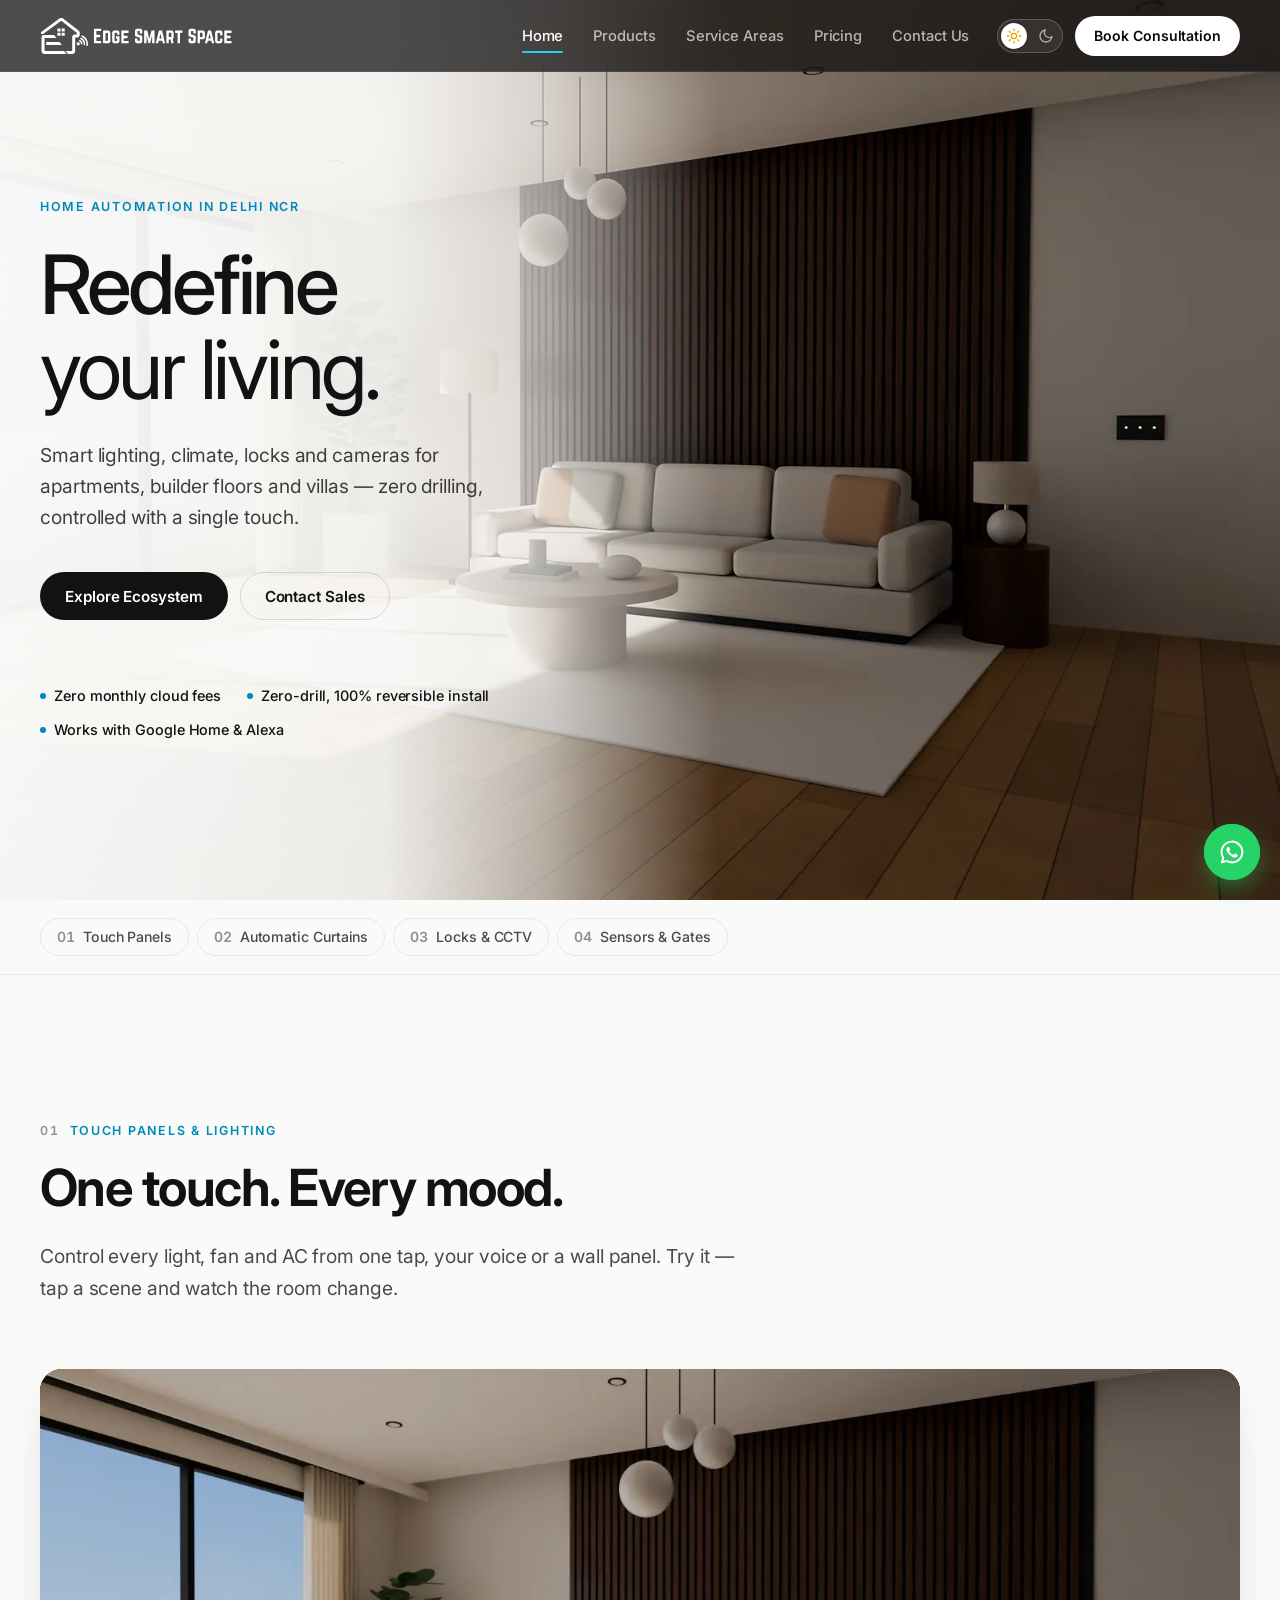
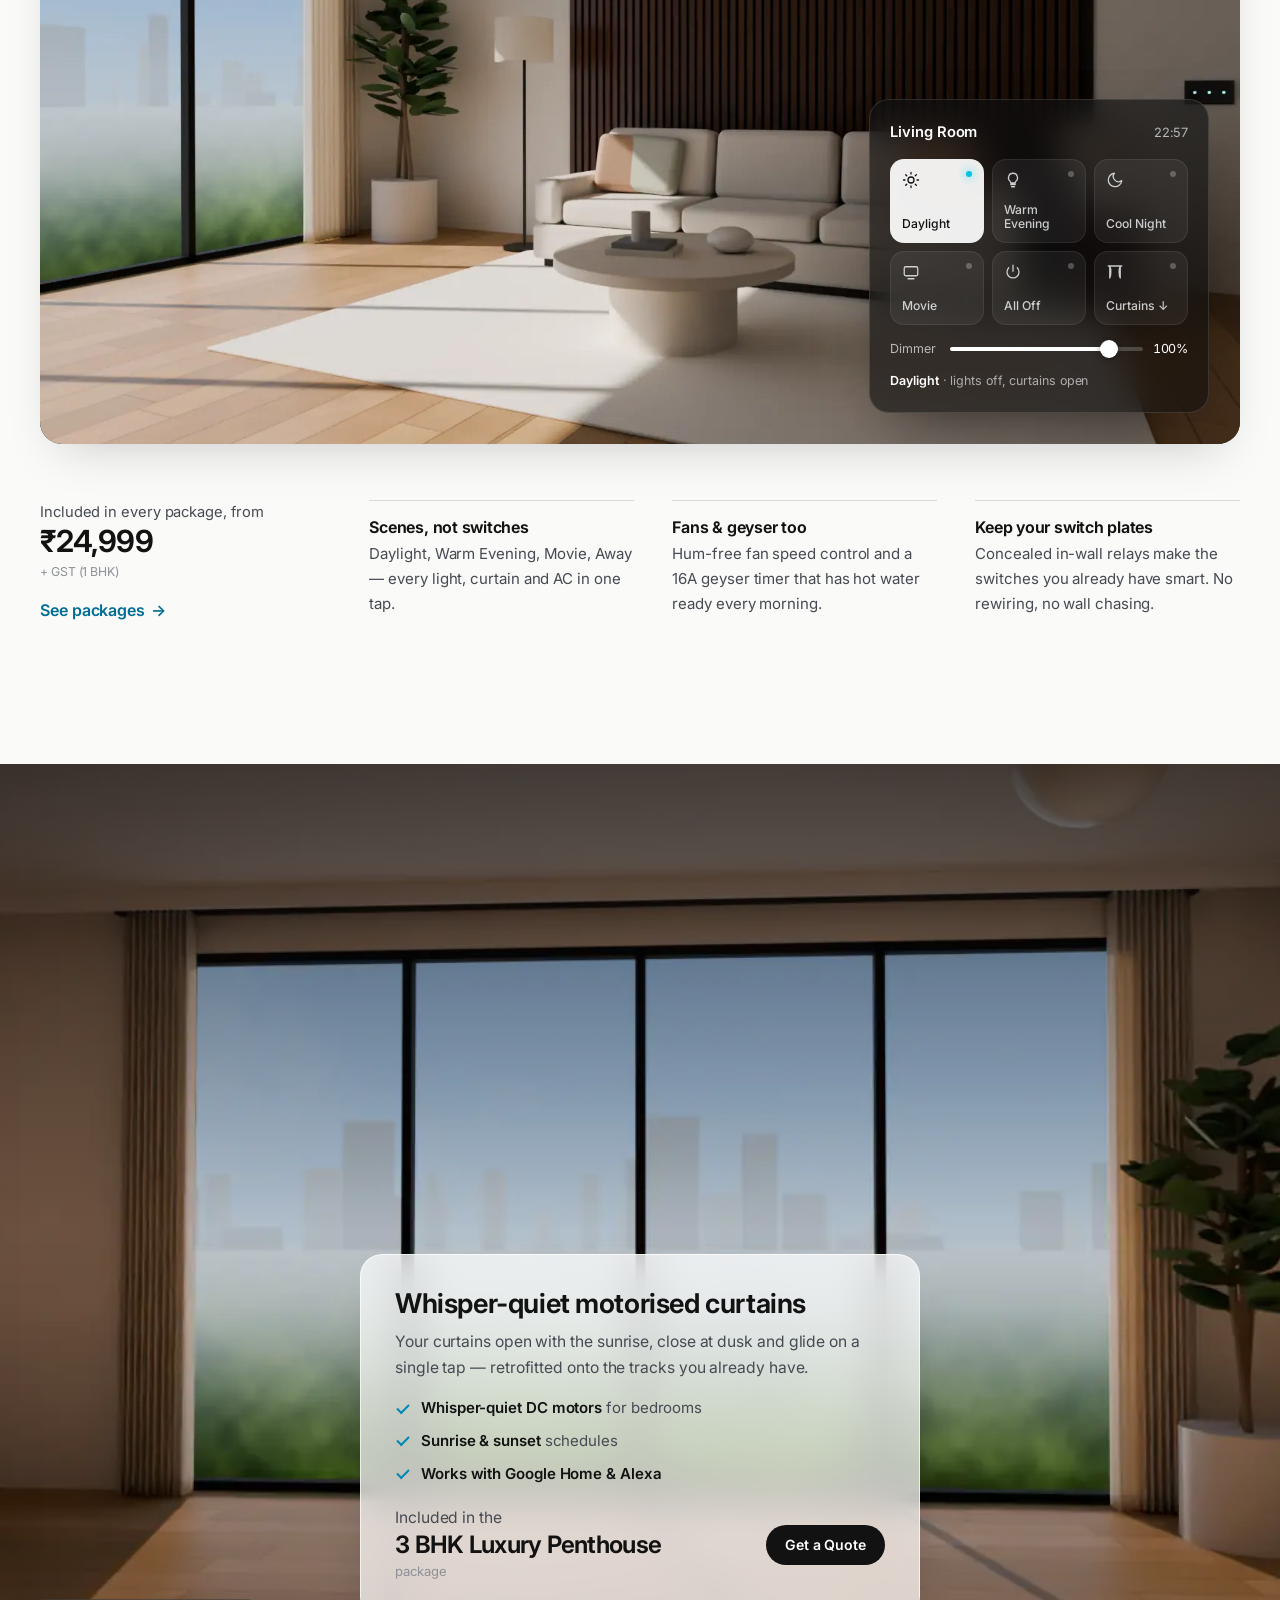
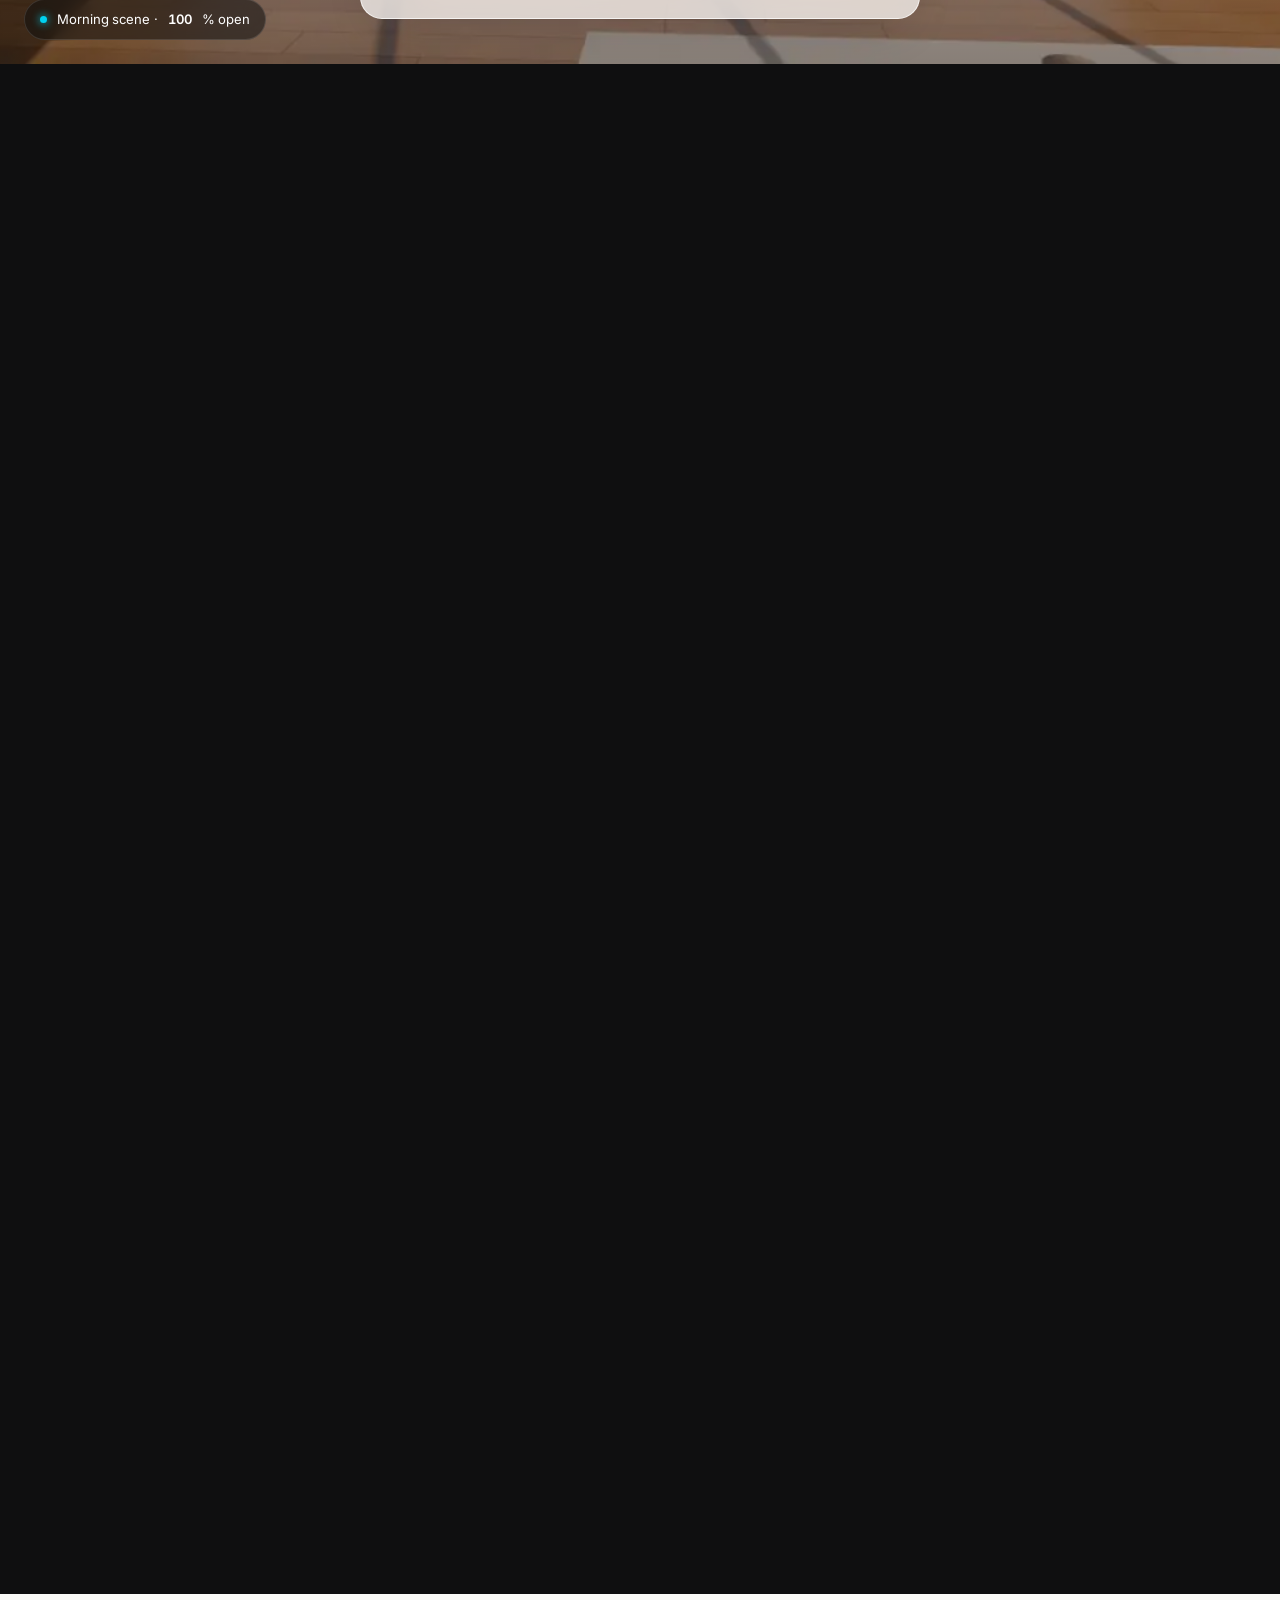
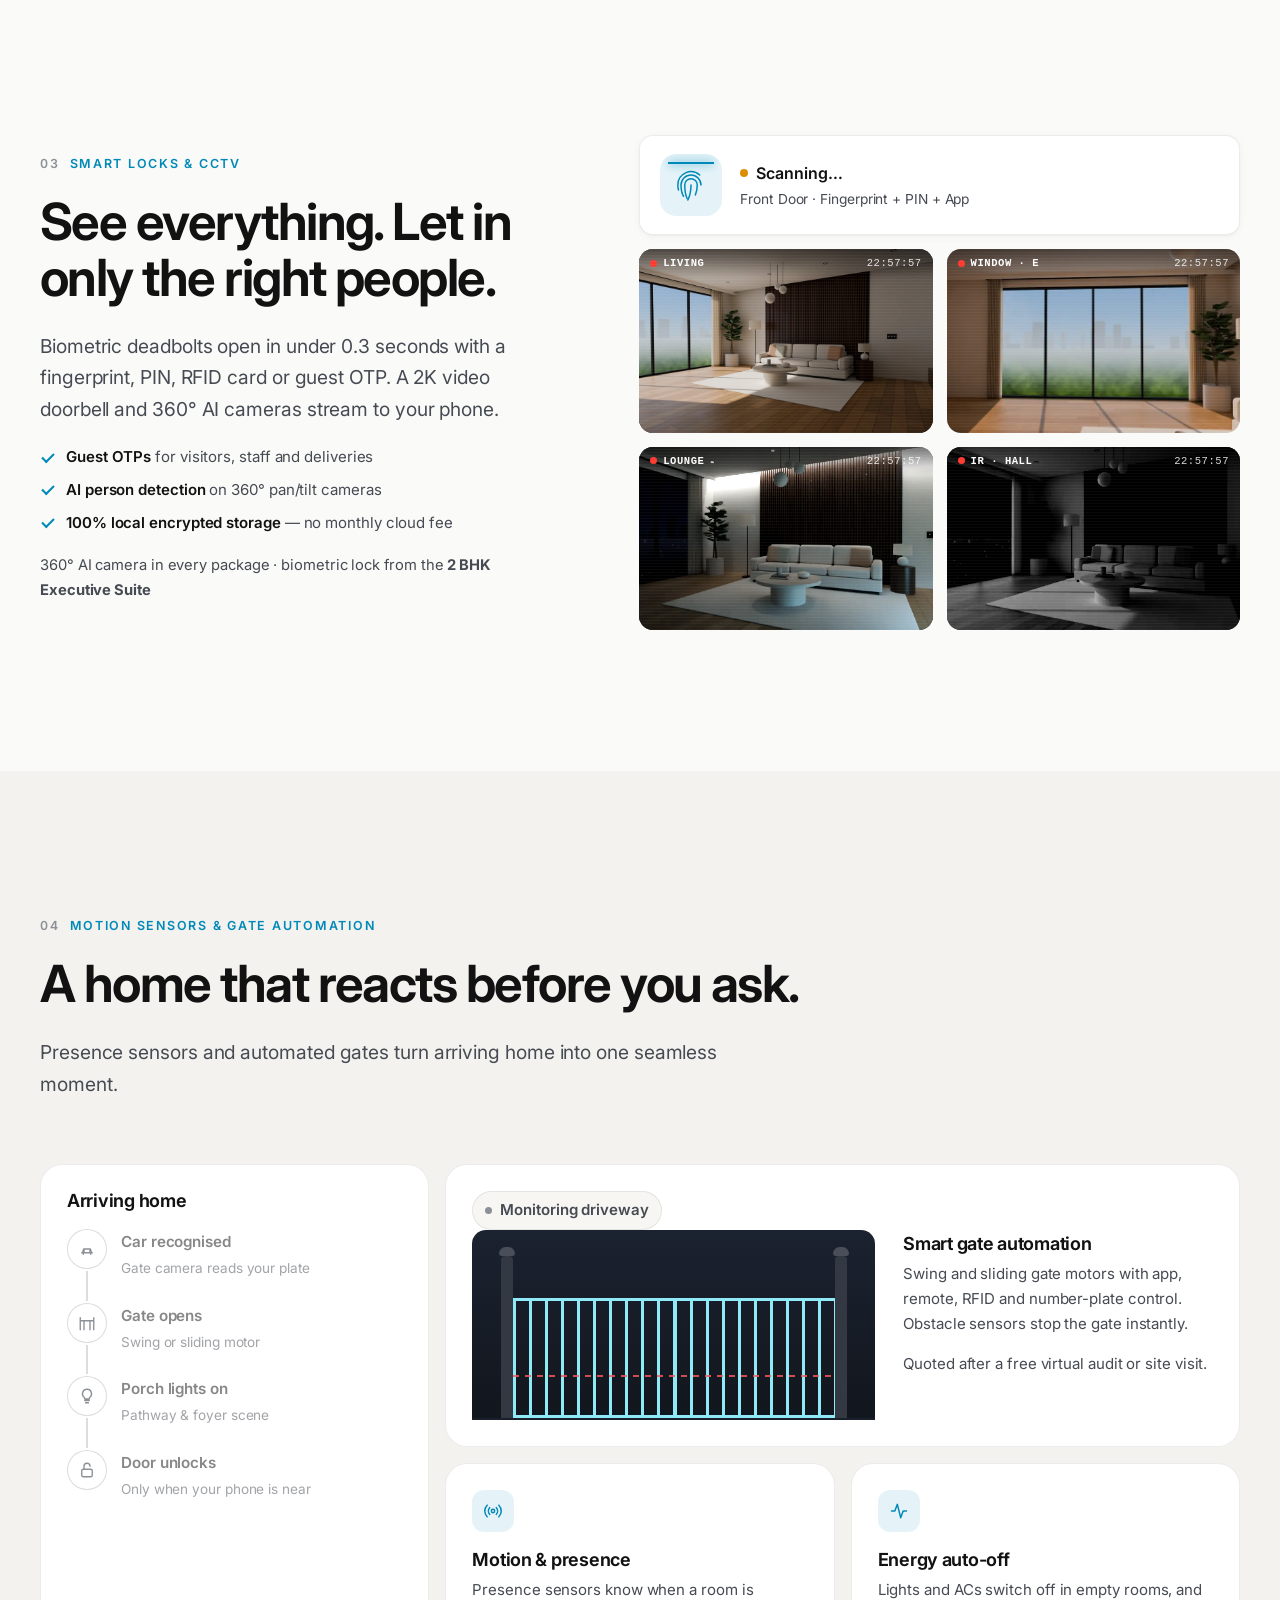
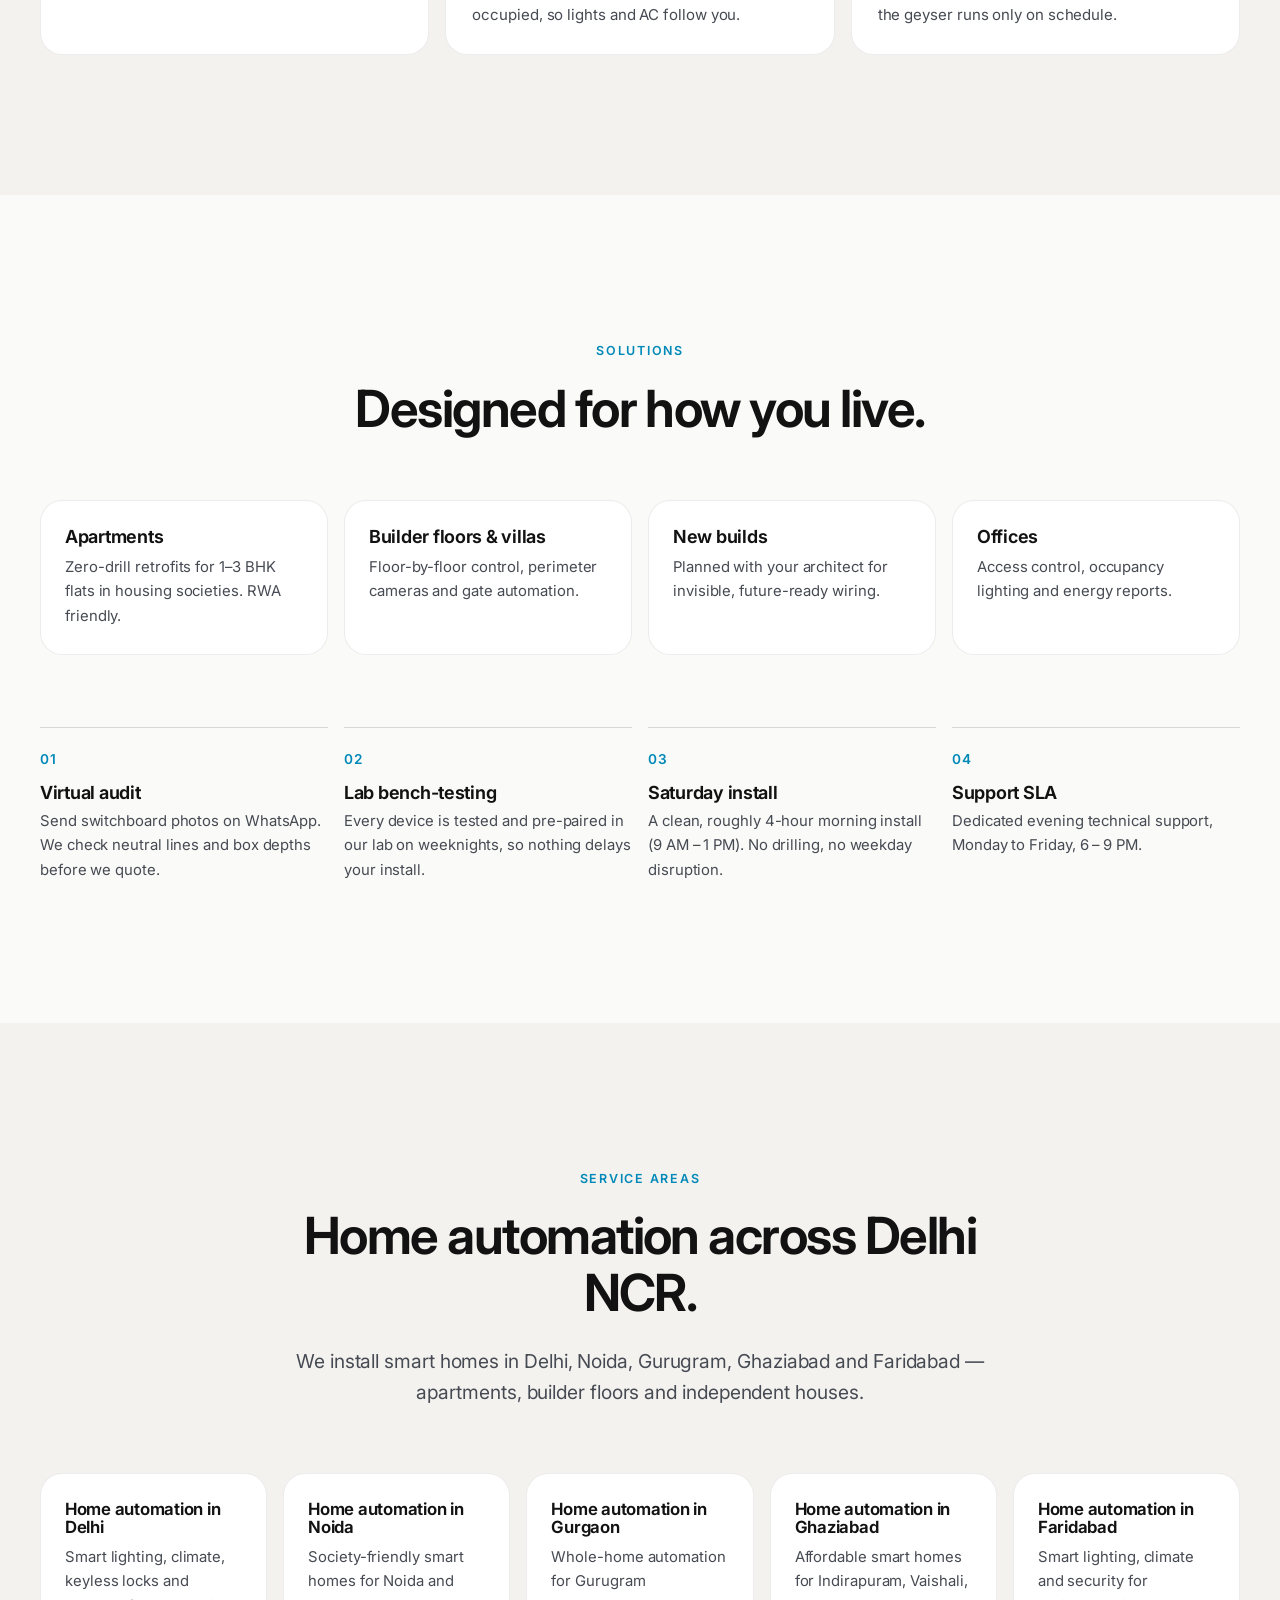
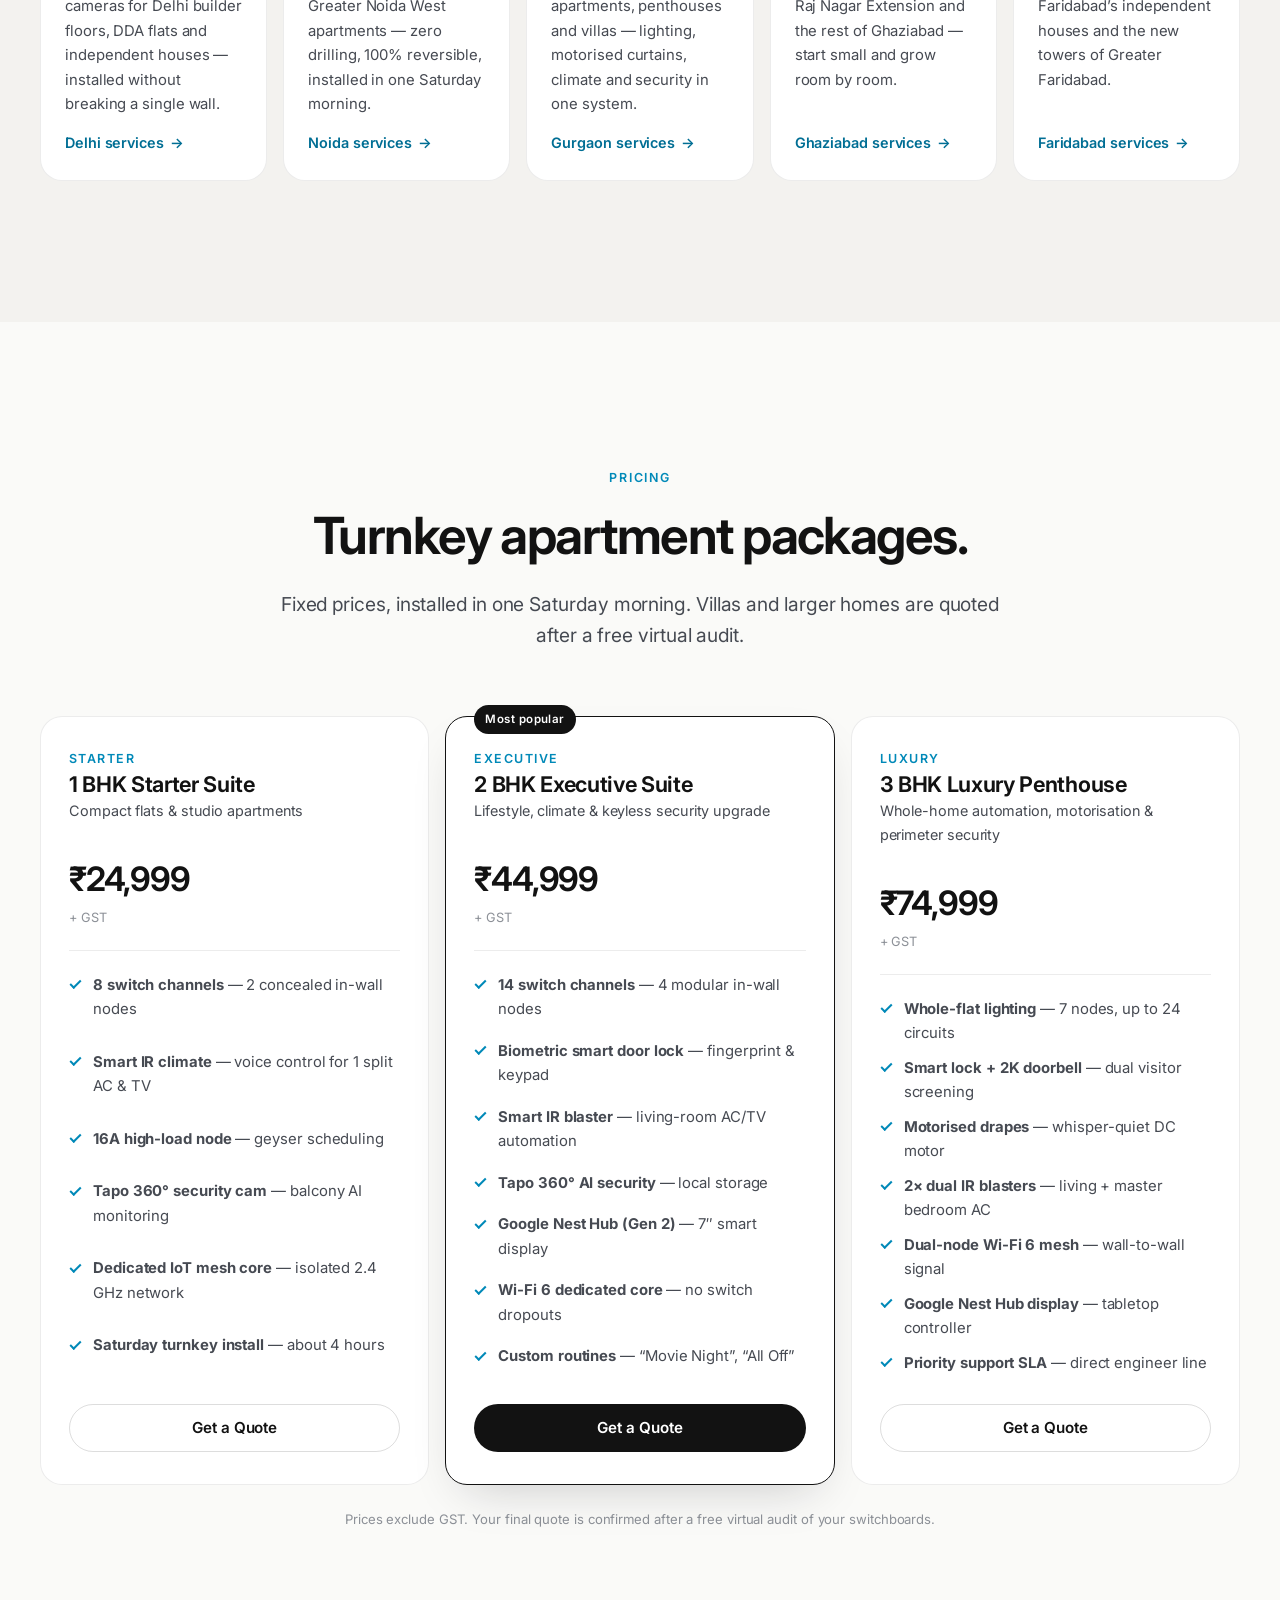
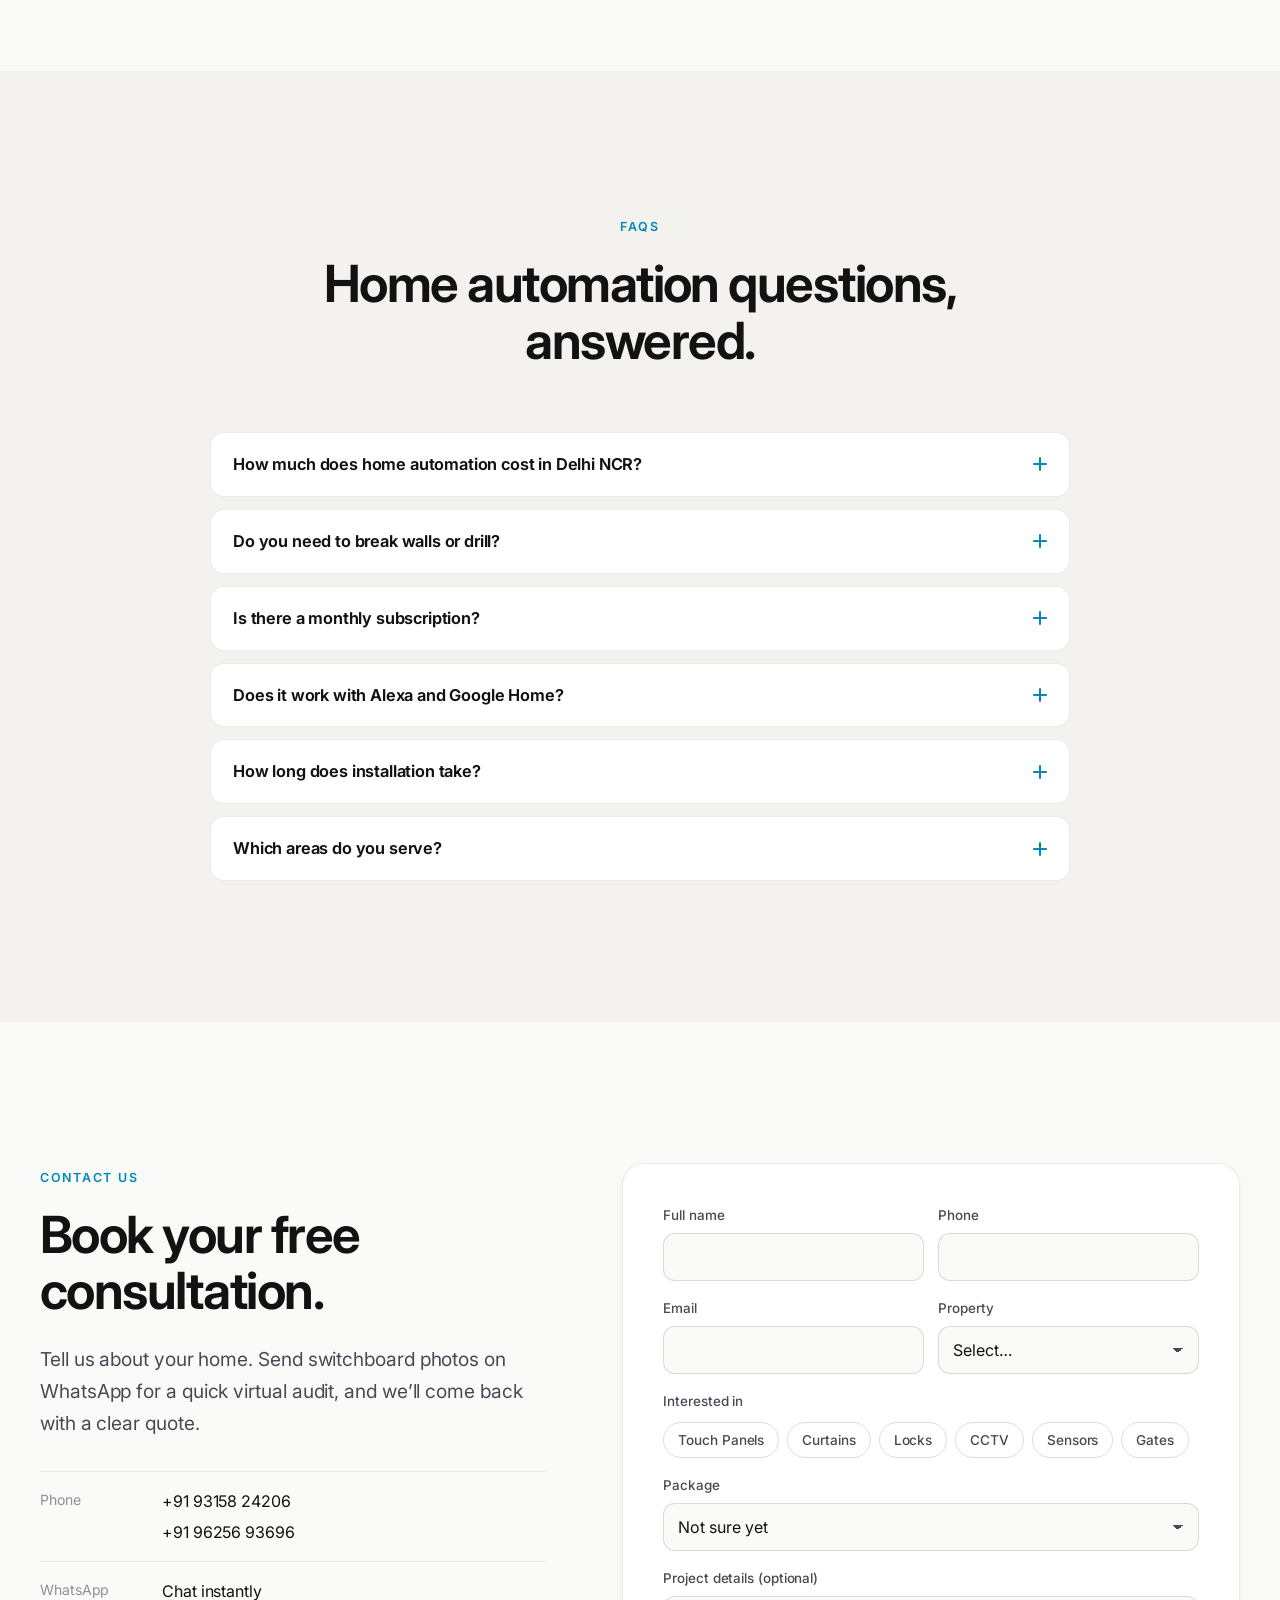
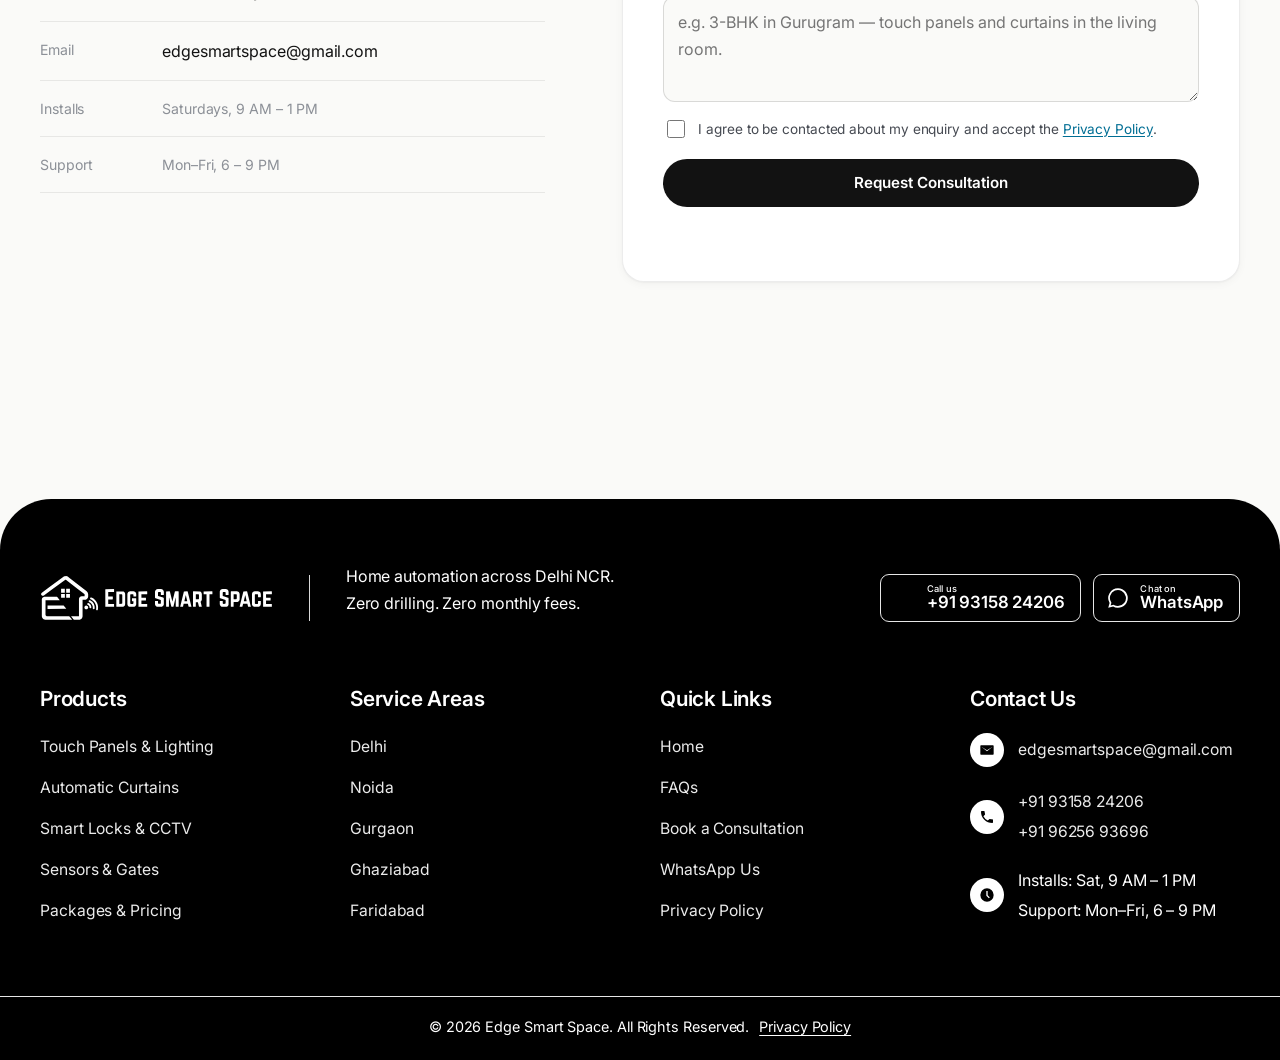
<file: index.html>
<!doctype html>
<html lang="en-IN" data-theme="light" class="no-js">
<head>
<meta charset="utf-8">
<meta name="viewport" content="width=device-width, initial-scale=1, viewport-fit=cover">
<script>
  /* Light mode by default; remember the visitor's choice. Runs before paint (no flash). */
  (function (d) {
    var t = 'light';
    try { if (localStorage.getItem('ess-theme') === 'dark') t = 'dark'; } catch (e) {}
    d.setAttribute('data-theme', t);
    d.className = d.className.replace('no-js', 'js');
    if (window.matchMedia && matchMedia('(prefers-reduced-motion: reduce)').matches) d.className += ' no-motion';
  })(document.documentElement);
</script>
<title>Home Automation in Delhi NCR | Edge Smart Space</title>
<meta name="description" content="Zero-drill home automation in Delhi, Noida, Gurgaon, Ghaziabad & Faridabad. Smart lighting, AC control, locks & cameras. Packages from ₹24,999 + GST.">
<meta name="robots" content="index, follow, max-image-preview:large, max-snippet:-1">
<meta name="theme-color" content="#FAFAF8" media="(prefers-color-scheme: light)">
<meta name="theme-color" content="#0B0B0C" media="(prefers-color-scheme: dark)">
<link rel="canonical" href="https://edgesmartspace.com/">
<meta name="geo.region" content="IN-DL">
<meta name="geo.placename" content="Delhi NCR">
<meta property="og:type" content="website">
<meta property="og:site_name" content="Edge Smart Space">
<meta property="og:title" content="Home Automation in Delhi NCR | Edge Smart Space">
<meta property="og:description" content="Zero-drill home automation in Delhi, Noida, Gurgaon, Ghaziabad & Faridabad. Smart lighting, AC control, locks & cameras. Packages from ₹24,999 + GST.">
<meta property="og:url" content="https://edgesmartspace.com/">
<meta property="og:image" content="https://edgesmartspace.com/assets/img/og-cover.jpg">
<meta property="og:image:width" content="1200">
<meta property="og:image:height" content="630">
<meta property="og:locale" content="en_IN">
<meta name="twitter:card" content="summary_large_image">
<meta name="twitter:title" content="Home Automation in Delhi NCR | Edge Smart Space">
<meta name="twitter:description" content="Zero-drill home automation in Delhi, Noida, Gurgaon, Ghaziabad & Faridabad. Smart lighting, AC control, locks & cameras. Packages from ₹24,999 + GST.">
<meta name="twitter:image" content="https://edgesmartspace.com/assets/img/og-cover.jpg">
<link rel="icon" href="favicon.ico" sizes="48x48">
<link rel="icon" type="image/svg+xml" href="assets/img/favicon.svg">
<link rel="icon" type="image/png" sizes="32x32" href="assets/img/favicon-32.png">
<link rel="apple-touch-icon" sizes="180x180" href="assets/img/apple-touch-icon.png">
<link rel="manifest" href="site.webmanifest">
<link rel="preconnect" href="https://fonts.googleapis.com">
<link rel="preconnect" href="https://fonts.gstatic.com" crossorigin>
<link rel="preload" as="style" href="https://fonts.googleapis.com/css2?family=Inter:wght@400..700&display=swap" onload="this.onload=null;this.rel='stylesheet'">
<noscript><link rel="stylesheet" href="https://fonts.googleapis.com/css2?family=Inter:wght@400..700&display=swap"></noscript>
<link rel="preload" as="image" href="assets/img/render/hero_day-1920.webp" media="(min-width: 901px) and (max-width: 1599px) and (max-resolution: 1.24dppx)" fetchpriority="high">
<link rel="preload" as="image" href="assets/img/render/hero_day-2560.webp" media="(min-width: 1600px), (min-width: 901px) and (min-resolution: 1.25dppx)" fetchpriority="high">
<link rel="preload" as="image" href="assets/img/render/hero_day-1920.webp" media="(min-width: 601px) and (max-width: 900px)" fetchpriority="high">
<link rel="preload" as="image" href="assets/img/render/hero_day-m.webp" media="(max-width: 600px)" fetchpriority="high">
<link rel="stylesheet" href="assets/css/style.css?v=20261028a">
<script type="application/ld+json">{"@context":"https://schema.org","@graph":[{"@type":["HomeAndConstructionBusiness","LocalBusiness"],"@id":"https://edgesmartspace.com/#business","name":"Edge Smart Space","description":"Home automation company in Delhi NCR: zero-drill smart lighting, climate control, smart locks, cameras and motorised curtains for apartments, builder floors and villas.","url":"https://edgesmartspace.com/","email":"edgesmartspace@gmail.com","telephone":"+91 93158 24206","image":"https://edgesmartspace.com/assets/img/og-cover.jpg","logo":"https://edgesmartspace.com/assets/img/logo/logo-stacked@2x.png","priceRange":"₹24,999 – ₹74,999+","currenciesAccepted":"INR","address":{"@type":"PostalAddress","addressLocality":"New Delhi","addressRegion":"Delhi","addressCountry":"IN"},"areaServed":[{"@type":"City","name":"Delhi"},{"@type":"City","name":"Noida"},{"@type":"City","name":"Greater Noida"},{"@type":"City","name":"Gurugram"},{"@type":"City","name":"Ghaziabad"},{"@type":"City","name":"Faridabad"},{"@type":"AdministrativeArea","name":"Delhi NCR"}],"contactPoint":[{"@type":"ContactPoint","telephone":"+91 93158 24206","contactType":"sales","areaServed":"IN","availableLanguage":["en","hi"]},{"@type":"ContactPoint","telephone":"+91 96256 93696","contactType":"customer support","areaServed":"IN","availableLanguage":["en","hi"]}],"knowsAbout":["Home automation","Smart home installation","Smart lighting","Smart door locks","CCTV cameras","Motorised curtains","Google Home","Amazon Alexa"],"hasOfferCatalog":{"@type":"OfferCatalog","name":"Home automation packages","itemListElement":[{"@type":"Offer","name":"1 BHK Starter Suite","price":24999,"priceCurrency":"INR","priceSpecification":{"@type":"PriceSpecification","price":24999,"priceCurrency":"INR","valueAddedTaxIncluded":false},"itemOffered":{"@type":"Service","name":"1 BHK Starter Suite — home automation package","serviceType":"Home automation installation"}},{"@type":"Offer","name":"2 BHK Executive Suite","price":44999,"priceCurrency":"INR","priceSpecification":{"@type":"PriceSpecification","price":44999,"priceCurrency":"INR","valueAddedTaxIncluded":false},"itemOffered":{"@type":"Service","name":"2 BHK Executive Suite — home automation package","serviceType":"Home automation installation"}},{"@type":"Offer","name":"3 BHK Luxury Penthouse","price":74999,"priceCurrency":"INR","priceSpecification":{"@type":"PriceSpecification","price":74999,"priceCurrency":"INR","valueAddedTaxIncluded":false},"itemOffered":{"@type":"Service","name":"3 BHK Luxury Penthouse — home automation package","serviceType":"Home automation installation"}}]}},{"@type":"WebSite","@id":"https://edgesmartspace.com/#website","url":"https://edgesmartspace.com/","name":"Edge Smart Space","inLanguage":"en-IN","publisher":{"@id":"https://edgesmartspace.com/#business"}},{"@type":"WebPage","@id":"https://edgesmartspace.com/#webpage","url":"https://edgesmartspace.com/","name":"Home Automation in Delhi NCR | Edge Smart Space","description":"Zero-drill home automation in Delhi, Noida, Gurgaon, Ghaziabad & Faridabad. Smart lighting, AC control, locks & cameras. Packages from ₹24,999 + GST.","isPartOf":{"@id":"https://edgesmartspace.com/#website"},"about":{"@id":"https://edgesmartspace.com/#business"},"inLanguage":"en-IN"},{"@type":"FAQPage","@id":"https://edgesmartspace.com/#faq","mainEntity":[{"@type":"Question","name":"How much does home automation cost in Delhi NCR?","acceptedAnswer":{"@type":"Answer","text":"Our turnkey packages start at ₹24,999 + GST for a 1 BHK, ₹44,999 + GST for a 2 BHK and ₹74,999 + GST for a 3 BHK. Villas and larger homes are quoted after a free virtual audit of your switchboards."}},{"@type":"Question","name":"Do you need to break walls or drill?","acceptedAnswer":{"@type":"Answer","text":"No. Concealed in-wall relays fit behind the switch plates you already have, so the installation is zero-drill and 100% reversible — friendly for housing societies, RWAs and rented homes."}},{"@type":"Question","name":"Is there a monthly subscription?","acceptedAnswer":{"@type":"Answer","text":"No. There are no cloud fees: footage from the doorbell and cameras is stored on a local, encrypted hub at home, so you pay ₹0 per month."}},{"@type":"Question","name":"Does it work with Alexa and Google Home?","acceptedAnswer":{"@type":"Answer","text":"Yes. Everything runs natively in Google Home or Amazon Alexa, so you can use voice, your phone, or a Google Nest Hub display included in the 2 BHK and 3 BHK packages."}},{"@type":"Question","name":"How long does installation take?","acceptedAnswer":{"@type":"Answer","text":"Hardware is tested and pre-paired in our lab first, so a typical apartment is installed on a Saturday morning in about four hours (9 AM – 1 PM)."}},{"@type":"Question","name":"Which areas do you serve?","acceptedAnswer":{"@type":"Answer","text":"All of Delhi NCR: Delhi, Noida and Greater Noida West, Gurugram (Gurgaon), Ghaziabad and Faridabad."}}]}]}</script>
</head>
<body>
<svg width="0" height="0" style="position:absolute" aria-hidden="true" focusable="false"><defs><linearGradient id="essLogoGrad" x1="0" y1="0" x2="1" y2="1"><stop offset="0" class="lg-s1"/><stop offset="1" class="lg-s2"/></linearGradient></defs><symbol id="ess-logo" viewBox="-8 -8 2327 460"><g transform="translate(-143 -17)"><path class="lg-h" d="M149 191.7 L146.7 196.3 L146 199 L146 203.3 L147.3 207.7 L151.3 212.3 L157.7 215.3 L164 216 L169 215.3 L177 212 L254.3 154.7 L385.3 60 L390.3 57.3 L394.7 57.7 L396.7 58.7 L515.7 151.3 L578.3 198.7 L581 201.7 L581 220.3 L580.3 221 L552.3 221.3 L542.3 224 L536.7 227.3 L531.3 232.3 L528.7 236.3 L526 242.3 L524.7 249 L524.7 420.7 L523.7 421.7 L447 422 L447 423 L471.3 453 L474.7 456.3 L528.7 456.3 L532.3 455.7 L538.7 453.7 L545 450 L550.7 445.3 L555.7 438.7 L559.3 429.7 L560.7 421.7 L560.7 256.7 L562 255.7 L589.3 255.7 L596.7 253.3 L600.7 251.3 L608.7 244.7 L612 240 L615.7 231 L616.7 225 L616.7 200.3 L614.3 190.3 L611.7 184 L609.3 180.3 L601.7 172 L472 71.7 L430 38.3 L412 25 L405.7 22 L395.3 19.7 L385.3 20.3 L378.7 22.3 L373.3 25 L220 137.7 L153.7 187Z"/><path class="lg-d" d="M210.3 313.7 L210.3 347.3 L211 348 L397.7 347.7 L392 339.3 L371 313 L211 313Z M158.7 238.7 L155 245 L153.3 252 L153.3 421.3 L155.3 430.3 L159.3 438.3 L163 443.3 L171 450.3 L179.3 454.3 L188 456.3 L455.3 456.3 L455 455 L429.3 424 L426.7 421.7 L205.3 421.7 L202.3 421 L198.3 419 L193 413.7 L191.3 410.3 L190 404.7 L190.3 262.3 L191.3 261.7 L332.7 261.7 L332.7 260.7 L307.7 229.3 L304.3 226.3 L179 226.7 L167.3 230.7 L162.3 234.3Z M397.3 199 L396.7 199.7 L397 237 L434 237.3 L434.7 236.3 L434.7 199.3Z M346 199 L346 237 L383 237.3 L383.7 236.7 L383.7 199.3Z M397.3 147.3 L396.7 148.7 L397 185 L398 185.7 L434.3 185.3 L434.3 147.7Z M346.3 147.3 L345.7 148.3 L346 185.3 L383.3 185.3 L383.3 147.7Z"/><path class="lg-w" d="M596 315 L589.3 317 L586.3 319 L583 322.3 L581 325.3 L579.7 329 L579.3 336.7 L581 342.3 L585.3 348 L592 351.7 L596.3 352.7 L599.7 352.7 L604.7 351.3 L608 349.7 L613 345 L616 339.3 L616.7 336.7 L616.7 330.7 L614.3 324.7 L609 318.7 L603 315.7Z"/><path class="lg-w lg-p lg-a0" d="M612.3 289.3 L609.3 293 L607.3 298 L607.3 300 L608.7 303.7 L610.3 305.7 L616.7 308.7 L619.3 310.7 L624.7 316 L627 320 L629.3 326 L630 334.7 L631.7 338.3 L633.7 340 L638.3 341.7 L641.3 341.3 L644.7 340 L647.3 337.3 L648.3 335 L648 325.3 L644.7 314 L639.3 304.7 L632 296.7 L624.7 291.3 L617.7 288.3 L614.7 288.3Z"/><path class="lg-w lg-p lg-a1" d="M626.3 262.3 L623.3 266 L621.7 270 L621.7 273.3 L622.7 276 L625.3 278.7 L634.3 283 L642 288.7 L650.7 298 L658 310.3 L661 318.3 L663 327.7 L662.7 343.3 L663.7 346.3 L667.3 349.7 L670.7 350.7 L673 350.7 L677.7 349 L680 346.7 L681.3 343.7 L681.3 326 L678.3 311 L671.3 294.7 L663 282.7 L655.7 275 L650.3 270.7 L640.3 264.3 L633.3 261.3 L629.3 261Z"/><path class="lg-w lg-p lg-a2" d="M641.3 234 L638.3 237.3 L636 242.7 L636 245.3 L637.3 249 L638.7 250.3 L643.3 252 L654.7 258 L667.3 268 L677.3 279 L685.7 291.7 L691 303 L694 311.7 L696 320.7 L697 328.3 L697 341.7 L695.7 350.7 L696 356 L696.7 357.3 L700.7 360.7 L702.7 361.3 L707.3 361.3 L709.3 360.7 L712 358.7 L714 355 L715.7 338.7 L715.3 326.3 L713.7 314 L710.7 302 L705.7 289.3 L701.3 280.7 L694 269.3 L689.3 263.3 L680.3 254 L673 247.7 L661.3 239.7 L648.7 233.3 L643.7 233Z"/></g><g transform="translate(645 133.2) scale(1.0590) translate(-138.7 -519.7)"><path class="lg-t" d="M1630.3 541 L1628.7 543.3 L1629 685.3 L1630.7 686.7 L1710.7 686.3 L1711.7 685.3 L1711.3 660.3 L1709 659.3 L1657.3 659.3 L1656.7 658.3 L1656.7 629.3 L1657.3 628.3 L1696.3 628.3 L1698.3 627.7 L1699.7 625 L1699.7 604 L1698.3 601.3 L1696.7 600.7 L1657 600.3 L1656.7 569.3 L1657.3 568.3 L1710 568 L1711.7 566.3 L1711.7 542.3 L1710.3 541 L1709 540.7Z M1542.7 542 L1535.7 545 L1530 550 L1526 557 L1524 564.7 L1524 662 L1525.3 668.7 L1528.3 675.3 L1533 680.7 L1535.3 682.3 L1543 685.7 L1548.7 686.7 L1582.7 686.7 L1588.3 685.7 L1591.3 684.7 L1598.3 680.7 L1601.7 677.3 L1605.7 670 L1607.7 658.7 L1607.3 633 L1605.3 631 L1583.7 631 L1582.3 631.7 L1581.3 633.7 L1581.3 653.7 L1579.7 657.7 L1577 659.7 L1574.3 660.3 L1558 660.3 L1554.3 659 L1552.3 657 L1551 653 L1551 574.3 L1552 571 L1554.3 568.7 L1556.7 567.7 L1576.7 568 L1580 570.7 L1581 572.7 L1581.3 593.7 L1582.3 595.7 L1585 596.7 L1605.3 596.3 L1607 595 L1607.7 593.3 L1607.7 569.7 L1605.7 557.7 L1601.7 550.3 L1598.3 547 L1594 544 L1586.3 541.3 L1581.3 540.7 L1550.3 540.7Z M1444.3 541 L1443 542 L1442 544.3 L1408 681.3 L1407.7 685.3 L1409 686.7 L1432.3 686.3 L1433.7 685 L1439.7 660 L1440.3 658.3 L1441.7 657.3 L1479 657.3 L1480 658 L1481 660.7 L1487 685 L1488.3 686.3 L1512.3 686.3 L1513 685.3 L1512.7 681 L1511.7 678.7 L1478.3 543 L1477 541.3 L1475 540.7Z M1460.3 577.7 L1461 578.3 L1473.3 632.7 L1472.7 633.3 L1448 633.3 L1447.3 632.7 L1447.7 629.3 L1458.7 582Z M1388.7 542 L1381.3 540.7 L1327 540.7 L1325 541.3 L1324 542.7 L1324 685 L1326 686.7 L1347.7 687 L1350.3 685.7 L1350.7 642.7 L1351.7 641.7 L1380.3 641.7 L1387 640.7 L1392.7 638.7 L1398.3 635 L1402.3 630.7 L1404.7 626.3 L1406.3 621.7 L1407.3 615 L1407.3 568.3 L1406.7 562.3 L1404.7 555.7 L1400.7 549.3 L1395.7 545Z M1351.3 567.7 L1373.7 567.3 L1376.3 568 L1379 570.3 L1380.3 574.3 L1380.3 608 L1379 611.7 L1377.3 613.3 L1374.3 614.7 L1351.7 615 L1350.7 614 L1350.7 568.7Z M1068.7 541 L1067 543 L1067.3 566.7 L1068.3 567.7 L1070 568 L1093.7 568 L1094.7 569 L1094.7 684.7 L1096.3 686.7 L1121 686.7 L1122.7 685 L1122.7 569 L1123.3 568 L1149 567.7 L1150.3 566 L1150.3 543 L1149.3 541.3 L1147.3 540.7Z M968 541.3 L967 542.7 L967 685 L969 686.7 L991.7 686.7 L993.3 685.7 L993.7 643.7 L994.7 642.7 L1012 642.7 L1013 643.7 L1023 685 L1025 686.7 L1048.3 686.3 L1049.7 684.7 L1049.7 683.3 L1038.7 638.3 L1044.7 632.7 L1047.3 628.3 L1049.7 621.3 L1050.3 616 L1050.3 568.3 L1049.7 562.3 L1046.7 553.7 L1043.7 549.3 L1038.7 545 L1034.7 543 L1027 541 L970 540.7Z M994.3 567.3 L1016.7 567.3 L1018.7 567.7 L1022 570.3 L1023.3 574.3 L1023.3 609 L1022 612.7 L1020 614.7 L1016 616 L994.7 616 L993.7 615 L993.7 568.3Z M883 541 L881 543.3 L847 680.3 L846.3 685.3 L847.7 686.7 L870.3 686.7 L871.7 686 L873.7 681 L878.7 659 L879.7 657.7 L917.7 657.3 L919.3 659.3 L925 682.7 L927 686.3 L950.3 686.7 L951.7 685.7 L951.7 682 L950.7 679.7 L917.3 543.7 L915.3 541 L914 540.7Z M899.3 578 L912 632.7 L911.3 633.3 L886.3 633.3 L886 631.7 L897.7 580.7Z M714.7 541 L713 542.7 L712.7 544 L713 684.7 L715.3 686.7 L737.3 686.7 L739.7 684.7 L740 601.3 L741.3 600.7 L742 601.3 L753 649 L762 685 L764.3 686.7 L779.7 686.7 L781 686 L782.7 683.7 L801.7 602.7 L802.3 601 L803.7 600.7 L804 683.7 L806.7 686.7 L829.7 686.3 L831.7 683.3 L831.7 544 L831 542.3 L829.7 541 L828 540.7 L799.7 540.7 L797.3 541.3 L796 542.7 L781 601.3 L773 635.3 L772.3 636 L770.7 632.7 L748.7 543.3 L747.3 541.7 L744.7 540.7Z M453.3 541 L451.7 543.3 L452 685.3 L453.7 686.7 L533.7 686.3 L534.7 685.3 L534.3 660.3 L532 659.3 L480.3 659.3 L479.7 658.3 L479.7 629.3 L480.3 628.3 L519.3 628.3 L521.3 627.7 L522.7 625 L522.7 604 L521.3 601.3 L519.7 600.7 L480 600.3 L479.7 569.3 L480.3 568.3 L533 568 L534.7 566.3 L534.7 542.3 L533.3 541 L532 540.7Z M366 542 L359 545 L353.7 549.7 L351.3 553 L349 558 L347.3 566.3 L347.3 660 L349 669.3 L351.3 674.7 L356 680.3 L359.3 682.7 L366.3 685.7 L372 686.7 L406 686.7 L411.7 685.7 L418.7 682.7 L424.3 678 L427.7 673 L429.7 667.3 L430.7 662.3 L430.7 607.3 L429.3 606 L427.7 605.7 L393.3 605.7 L391.3 606.3 L390.3 609 L390.7 631.3 L391.7 632.7 L393.7 633.3 L404 633.3 L404.7 634 L404.3 655 L401.3 659 L398.7 660 L380.3 660 L377.7 659 L375 656 L374.3 653 L374.3 574 L375.7 570.3 L379 567.7 L400 567.7 L403 570 L404.3 572.7 L404.7 586.7 L406 589 L428.3 589.3 L430.7 587.3 L430.7 566.3 L429.3 559 L425.7 551.3 L422 547.3 L417.3 544 L412 542 L404.7 540.7 L373.3 540.7Z M244.3 541 L243 542.7 L243 685 L244.7 686.7 L301.3 686.7 L308.3 685.3 L312.3 683.7 L318.3 679.7 L321.7 675.7 L324.7 669.3 L326.3 660.3 L326.3 568.7 L325.3 561 L322.7 553.7 L319.7 549.3 L314.3 545 L310.7 543 L303 541Z M272 568 L293.7 568.3 L297.3 571 L299 575 L299 652.7 L297.7 656 L293.7 659 L272 659.3 L271 658.3 L271 569Z M1238.3 521 L1231.3 524 L1226 528.7 L1222 535 L1220.3 540.3 L1219.7 545 L1220 602 L1221 604 L1224.7 606.7 L1274 622.7 L1275 623.7 L1275 651.7 L1273.3 656.3 L1269.7 659 L1254.7 659.3 L1252.3 658.7 L1249.7 656.7 L1248 653.3 L1247.7 633 L1246.7 632 L1244.7 631.3 L1222.7 631.3 L1220.7 632 L1219.7 634 L1219.7 660.3 L1221 668.3 L1224 675.3 L1228 680 L1231.7 682.7 L1238.7 685.7 L1244.3 686.7 L1278 686.7 L1284 685.7 L1291 682.7 L1296.7 678 L1300.7 671.3 L1302.7 664.3 L1302.7 605.3 L1299.7 601.7 L1297 600.3 L1248.7 584.7 L1247.7 583.3 L1247.7 555 L1249.3 550 L1253.3 547.3 L1267.7 547 L1270.7 547.7 L1273.7 550.3 L1274.7 553 L1275 573.3 L1276.3 574.7 L1301.7 574.7 L1303 572.7 L1303 547 L1301.7 538.3 L1299.3 532.7 L1296.7 528.7 L1291.3 524 L1284.3 521 L1277 519.7 L1245.7 519.7Z M626.7 521 L619.3 524.3 L613.7 529.7 L611 534 L609 539.7 L608 545.7 L608.3 601.3 L609.3 603.7 L613.3 606.7 L662.7 622.7 L663.3 623.7 L663.3 652.3 L663 654.3 L661.3 657 L658 659 L641.7 659 L639.7 658 L636.7 654.3 L636.3 633.7 L635.3 632 L633.3 631.3 L610 631.7 L608.7 632.7 L608 634.3 L608 658.7 L609 666.7 L611 672.3 L614 677.3 L617.7 681 L626 685.3 L633 686.7 L666.7 686.7 L673.7 685.3 L680 682.3 L685.7 677.3 L688.7 672.3 L690.7 666.7 L691.7 659.7 L691.3 606 L688.7 602 L684.7 600 L637 584.7 L636.3 583.7 L636.3 554 L637.7 550.3 L641.7 547.3 L656.3 547 L659 547.7 L662 550 L663 552 L663.3 572.7 L664.7 574.7 L690 574.7 L691 574 L691.7 572.3 L691.7 548 L690.7 540 L688.7 534.3 L685.7 529.3 L679.3 523.7 L673 521 L665.3 519.7 L634.3 519.7Z M140.3 520 L138.7 522.3 L139 685.3 L140.7 686.7 L220 686.7 L221.7 685.3 L221.3 660.3 L219 659.3 L167 659.3 L166.3 658.7 L166.3 617.7 L167 617 L206.3 617 L208 616.3 L209.7 613.7 L209.7 592.7 L208 589.7 L206 589 L168 589.3 L166.3 588.3 L166.3 548 L167 547.3 L220 547 L221.7 545.3 L221.7 521.3 L220.3 520 L219 519.7Z"/></g></symbol></svg>
<a class="skip-link" href="#main">Skip to content</a>

<header class="site-header" id="siteHeader">
  <div class="container nav-wrap">
    <a href="#home" class="brand" aria-label="Edge Smart Space — home">
      <svg role="img" aria-label="Edge Smart Space"><use href="#ess-logo"/></svg>
    </a>
    <nav class="main-nav" id="mainNav" aria-label="Primary">
      <ul>
        <li><a href="#home">Home</a></li>
        <li><a href="#products">Products</a></li>
        <li><a href="#areas">Service Areas</a></li>
        <li><a href="#pricing">Pricing</a></li>
        <li><a href="#contact">Contact Us</a></li>
      </ul>
      <div class="nav-foot">
        <a href="#contact" class="btn btn-block">Book Consultation</a>
        <p>Or call <a href="tel:+919315824206">+91 93158 24206</a></p>
      </div>
    </nav>
    <div class="nav-actions">
      <button class="theme-switch" id="themeSwitch" type="button" role="switch" aria-checked="false" aria-label="Dark mode">
        <svg class="i-sun" viewBox="0 0 24 24" fill="none" stroke="currentColor" stroke-width="2" stroke-linecap="round" aria-hidden="true"><circle cx="12" cy="12" r="4"/><path d="M12 2v2M12 20v2M4.9 4.9l1.4 1.4M17.7 17.7l1.4 1.4M2 12h2M20 12h2M4.9 19.1l1.4-1.4M17.7 6.3l1.4-1.4"/></svg>
        <svg class="i-moon" viewBox="0 0 24 24" fill="none" stroke="currentColor" stroke-width="2" stroke-linecap="round" stroke-linejoin="round" aria-hidden="true"><path d="M21 12.8A9 9 0 1 1 11.2 3a7 7 0 0 0 9.8 9.8z"/></svg>
        <span class="knob" aria-hidden="true"></span>
      </button>
      <a href="#contact" class="btn btn-primary btn-sm nav-cta">Book Consultation</a>
      <button class="nav-toggle" id="navToggle" type="button" aria-label="Open menu" aria-expanded="false" aria-controls="mainNav"><span></span><span></span></button>
    </div>
  </div>
</header>

<main id="main">

<!-- ================= HERO ================= -->
<section class="hero" id="home" aria-labelledby="hero-title">
  <div class="hero-bg day" role="img" aria-label="Smart home living room in Delhi NCR with automated lighting, linen curtains and walnut slat wall in daylight"></div>
  <div class="hero-bg dusk" role="img" aria-label="The same living room at dusk with warm cove lighting"></div>
  <div class="container">
    <div class="hero-content">
      <h1 id="hero-title"><span class="eyebrow hero-eyebrow">Home Automation in Delhi NCR</span>Redefine <span class="soft">your living.</span></h1>
      <p class="hero-sub">Smart lighting, climate, locks and cameras for apartments, builder floors and villas — zero drilling, controlled with a single touch.</p>
      <div class="hero-ctas">
        <a href="#products" class="btn btn-primary">Explore Ecosystem</a>
        <a href="#contact" class="btn btn-ghost">Contact Sales</a>
      </div>
      <ul class="hero-trust" aria-label="Highlights">
        <li>Zero monthly cloud fees</li>
        <li>Zero-drill, 100% reversible install</li>
        <li>Works with Google Home &amp; Alexa</li>
      </ul>
    </div>
  </div>
</section>

<nav class="cat-strip" id="products" aria-label="Product categories">
  <div class="container">
    <ul>
      <li><a href="#touch-panels"><b>01</b> Touch Panels</a></li>
      <li><a href="#curtains"><b>02</b> Automatic Curtains</a></li>
      <li><a href="#security"><b>03</b> Locks &amp; CCTV</a></li>
      <li><a href="#automation"><b>04</b> Sensors &amp; Gates</a></li>
    </ul>
  </div>
</nav>

<!-- ================= 01 TOUCH PANELS ================= -->
<section class="section" id="touch-panels" aria-labelledby="tp-title">
  <div class="container">
    <div class="sec-head rv">
      <p class="eyebrow"><span class="num">01</span> Touch Panels &amp; Lighting</p>
      <h2 id="tp-title">One touch. Every mood.</h2>
      <p class="lead">Control every light, fan and AC from one tap, your voice or a wall panel. Try it — tap a scene and watch the room change.</p>
    </div>

    <div class="tp-stage rv" id="tpStage">
      <div class="tp-frame">
        <img class="tp-img on" data-mood="day" src="assets/img/render/mood_day-1600.webp"
             srcset="assets/img/render/mood_day-960.webp 960w, assets/img/render/mood_day-1600.webp 1600w"
             sizes="(max-width: 1240px) 100vw, 1200px" width="1600" height="900" loading="lazy" decoding="async"
             alt="Smart home living room in natural daylight with lights off — touch panel daylight scene">
        <img class="tp-img" data-mood="warm" data-srcset="assets/img/render/mood_warm-960.webp 960w, assets/img/render/mood_warm-1600.webp 1600w" sizes="(max-width: 1240px) 100vw, 1200px" width="1600" height="900" decoding="async" alt="Living room in warm evening light: cove, pendants and lamps at 2700K">
        <img class="tp-img" data-mood="cool" data-srcset="assets/img/render/mood_cool-960.webp 960w, assets/img/render/mood_cool-1600.webp 1600w" sizes="(max-width: 1240px) 100vw, 1200px" width="1600" height="900" decoding="async" alt="Living room in cool night light with blue accent glow">
        <img class="tp-img" data-mood="movie" data-srcset="assets/img/render/mood_movie-960.webp 960w, assets/img/render/mood_movie-1600.webp 1600w" sizes="(max-width: 1240px) 100vw, 1200px" width="1600" height="900" decoding="async" alt="Living room dimmed for a movie">
        <img class="tp-img" data-mood="off" data-srcset="assets/img/render/mood_off-960.webp 960w, assets/img/render/mood_off-1600.webp 1600w" sizes="(max-width: 1240px) 100vw, 1200px" width="1600" height="900" decoding="async" alt="Living room with all lights off at night">
        <span class="tp-loading">Loading scene…</span>
      </div>

      <div class="tp-panel" role="group" aria-label="Touch panel demo">
        <div class="tp-top"><b>Living Room</b><time id="tpClock">--:--</time></div>
        <div class="tp-keys" id="tpKeys">
          <button class="tp-key" type="button" data-mood="day" aria-pressed="true">
            <svg viewBox="0 0 24 24" aria-hidden="true"><circle cx="12" cy="12" r="4"/><path d="M12 2v2M12 20v2M4.9 4.9l1.4 1.4M17.7 17.7l1.4 1.4M2 12h2M20 12h2M4.9 19.1l1.4-1.4M17.7 6.3l1.4-1.4"/></svg>Daylight</button>
          <button class="tp-key" type="button" data-mood="warm" aria-pressed="false">
            <svg viewBox="0 0 24 24" aria-hidden="true"><path d="M9 18h6M10 21h4M12 3a6 6 0 0 0-4 10.5c.7.7 1 1.5 1 2.5h6c0-1 .3-1.8 1-2.5A6 6 0 0 0 12 3z"/></svg>Warm Evening</button>
          <button class="tp-key" type="button" data-mood="cool" aria-pressed="false">
            <svg viewBox="0 0 24 24" aria-hidden="true"><path d="M21 12.8A9 9 0 1 1 11.2 3a7 7 0 0 0 9.8 9.8z"/></svg>Cool Night</button>
          <button class="tp-key" type="button" data-mood="movie" aria-pressed="false">
            <svg viewBox="0 0 24 24" aria-hidden="true"><rect x="3" y="5" width="18" height="12" rx="2"/><path d="M8 21h8"/></svg>Movie</button>
          <button class="tp-key" type="button" data-mood="off" aria-pressed="false">
            <svg viewBox="0 0 24 24" aria-hidden="true"><path d="M12 3v8M6.3 6.3a8 8 0 1 0 11.4 0"/></svg>All Off</button>
          <a class="tp-key" href="#curtains">
            <svg viewBox="0 0 24 24" aria-hidden="true"><path d="M3 4h18M5 4v16M19 4v16M5 4c2 4 2 12 0 16M19 4c-2 4-2 12 0 16"/></svg>Curtains ↓</a>
        </div>
        <label class="tp-dim"><span>Dimmer</span><input type="range" id="tpDim" min="40" max="110" value="100" aria-label="Brightness"><output id="tpDimOut">100%</output></label>
        <p class="tp-status" id="tpStatus"><b>Daylight</b> · lights off, curtains open</p>
      </div>
    </div>

    <div class="feature-row">
      <div class="price-block rv">
        <p class="from">Included in every package, from <span class="price">₹24,999</span> <small>+ GST (1 BHK)</small></p>
        <a href="#pricing" class="link-arrow">See packages</a>
      </div>
      <div class="feature rv" style="--d:.05s"><h3>Scenes, not switches</h3><p>Daylight, Warm Evening, Movie, Away — every light, curtain and AC in one tap.</p></div>
      <div class="feature rv" style="--d:.1s"><h3>Fans &amp; geyser too</h3><p>Hum-free fan speed control and a 16A geyser timer that has hot water ready every morning.</p></div>
      <div class="feature rv" style="--d:.15s"><h3>Keep your switch plates</h3><p>Concealed in-wall relays make the switches you already have smart. No rewiring, no wall chasing.</p></div>
    </div>
  </div>
</section>

<!-- ================= 02 AUTOMATIC CURTAINS ================= -->
<section class="cur-scene" id="curtains" aria-labelledby="cur-title">
  <div class="cur-sticky">
    <canvas class="cur-canvas" id="curCanvas" aria-hidden="true"></canvas>
    <img class="cur-fallback" src="assets/img/render/curtain-1280-15.webp" width="1280" height="720" loading="lazy" decoding="async" alt="Automatic motorised linen curtains fully open onto a city view in a Delhi NCR apartment">
    <div class="cur-scrim"></div>
    <div class="cur-shade" id="curShade"></div>
    <div class="cur-head container" id="curHead">
      <p class="eyebrow"><span class="num">02</span> Automatic Curtains</p>
      <h2 id="cur-title">Wake up to sunlight, not an alarm.</h2>
    </div>
    <div class="cur-status" aria-hidden="true"><span class="dot"></span>Morning scene · <b id="curPct">0</b>% open</div>
    <div class="cur-copy" id="curCopy">
      <h3>Whisper-quiet motorised curtains</h3>
      <p>Your curtains open with the sunrise, close at dusk and glide on a single tap — retrofitted onto the tracks you already have.</p>
      <ul class="check-list">
        <li><b>Whisper-quiet DC motors</b> for bedrooms</li>
        <li><b>Sunrise &amp; sunset</b> schedules</li>
        <li><b>Works with Google Home &amp; Alexa</b></li>
      </ul>
      <div class="row">
        <p class="from">Included in the <span class="price">3 BHK Luxury Penthouse</span> <small>package</small></p>
        <a href="#contact" class="btn btn-primary btn-sm">Get a Quote</a>
      </div>
    </div>
  </div>
</section>

<!-- ================= 03 LOCKS & CCTV ================= -->
<section class="section" id="security" aria-labelledby="sec-title">
  <div class="container split">
    <div class="rv">
      <p class="eyebrow"><span class="num">03</span> Smart Locks &amp; CCTV</p>
      <h2 id="sec-title">See everything. Let in only the right people.</h2>
      <p class="lead">Biometric deadbolts open in under 0.3 seconds with a fingerprint, PIN, RFID card or guest OTP. A 2K video doorbell and 360° AI cameras stream to your phone.</p>
      <ul class="check-list">
        <li><b>Guest OTPs</b> for visitors, staff and deliveries</li>
        <li><b>AI person detection</b> on 360° pan/tilt cameras</li>
        <li><b>100% local encrypted storage</b> — no monthly cloud fee</li>
      </ul>
      <p class="from">360° AI camera in every package · biometric lock from the <b>2 BHK Executive Suite</b></p>
    </div>
    <div class="sec-visual rv" style="--d:.1s">
      <div class="lock-card">
        <div class="fp" id="fp"><svg viewBox="0 0 64 64" fill="none" stroke="currentColor" stroke-width="2.4" stroke-linecap="round" aria-hidden="true"><path d="M20 50c-3-5-4-11-4-18a16 16 0 0 1 32 0"/><path d="M26 54c-3-6-4-13-4-22a10 10 0 0 1 20 0c0 6-1 11-3 16"/><path d="M32 32c0 9-1 16-5 24"/><path d="M12 40c-1-3-1-5-1-8a21 21 0 0 1 35-16"/></svg><span class="scan"></span></div>
        <div><p class="lock-state"><i id="lockDot"></i><span id="lockText">Scanning…</span></p><p class="lock-meta">Front Door · Fingerprint + PIN + App</p></div>
      </div>
      <div class="cams">
        <figure class="cam"><img data-cam src="assets/img/render/hero_day-1920.webp" alt="Living room camera feed" loading="lazy" decoding="async" style="object-position:62% 60%"><figcaption><span class="rec"></span>LIVING<time class="cam-clock"></time></figcaption></figure>
        <figure class="cam"><img data-cam src="assets/img/render/curtain-720-15.webp" alt="Window camera feed" loading="lazy" decoding="async"><figcaption><span class="rec"></span>WINDOW · E<time class="cam-clock"></time></figcaption></figure>
        <figure class="cam night"><img data-cam src="assets/img/render/mood_cool-960.webp" alt="Lounge camera at night" loading="lazy" decoding="async" style="object-position:70% 55%"><figcaption><span class="rec"></span>LOUNGE<time class="cam-clock"></time></figcaption></figure>
        <figure class="cam ir"><img data-cam src="assets/img/render/mood_off-960.webp" alt="Night-vision camera feed" loading="lazy" decoding="async" style="object-position:20% 50%"><figcaption><span class="rec"></span>IR · HALL<time class="cam-clock"></time></figcaption></figure>
      </div>
    </div>
  </div>
</section>

<!-- ================= 04 SENSORS & GATES ================= -->
<section class="section section-alt" id="automation" aria-labelledby="auto-title">
  <div class="container">
    <div class="sec-head rv">
      <p class="eyebrow"><span class="num">04</span> Motion Sensors &amp; Gate Automation</p>
      <h2 id="auto-title">A home that reacts before you ask.</h2>
      <p class="lead">Presence sensors and automated gates turn arriving home into one seamless moment.</p>
    </div>
    <div class="auto-grid">
      <article class="card flow-card rv">
        <h3>Arriving home</h3>
        <ol class="flow">
          <li><span class="node"><svg viewBox="0 0 24 24"><path d="M5 17h14M6 17l1.5-5h9L18 17M7 17v2M17 17v2"/><circle cx="8" cy="14.5" r=".5"/><circle cx="16" cy="14.5" r=".5"/></svg></span><div><b>Car recognised</b><small>Gate camera reads your plate</small></div></li>
          <li><span class="node"><svg viewBox="0 0 24 24"><path d="M3 21V5M21 21V5M3 9h18M8 9v12M16 9v12"/></svg></span><div><b>Gate opens</b><small>Swing or sliding motor</small></div></li>
          <li><span class="node"><svg viewBox="0 0 24 24"><path d="M9 18h6M10 21h4M12 3a6 6 0 0 0-4 10.5c.7.7 1 1.5 1 2.5h6c0-1 .3-1.8 1-2.5A6 6 0 0 0 12 3z"/></svg></span><div><b>Porch lights on</b><small>Pathway &amp; foyer scene</small></div></li>
          <li><span class="node"><svg viewBox="0 0 24 24"><rect x="5" y="11" width="14" height="10" rx="2"/><path d="M8 11V7a4 4 0 0 1 8 0"/></svg></span><div><b>Door unlocks</b><small>Only when your phone is near</small></div></li>
        </ol>
      </article>
      <article class="card gate-card rv" style="--d:.06s">
        <div>
          <p class="gate-status"><span class="gs-dot"></span><span id="gateStatus">Monitoring driveway</span></p>
          <div class="gate-visual" id="gateVisual" aria-hidden="true">
            <div class="gate-car"><span class="car-roof"></span><span class="car-body"><i class="hl hl-l"></i><i class="hl hl-r"></i></span></div>
            <div class="gate-post"><span class="lamp"></span></div>
            <div class="gate-leaf leaf-l"></div><div class="gate-leaf leaf-r"></div>
            <div class="gate-post"><span class="lamp"></span></div>
            <div class="gate-beam"></div>
          </div>
        </div>
        <div>
          <h3>Smart gate automation</h3>
          <p>Swing and sliding gate motors with app, remote, RFID and number-plate control. Obstacle sensors stop the gate instantly.</p>
          <p class="from" style="margin-top:16px">Quoted after a free virtual audit or site visit.</p>
        </div>
      </article>
      <article class="card rv" style="--d:.1s"><div class="ico"><svg viewBox="0 0 24 24"><circle cx="12" cy="12" r="2"/><path d="M8 8a6 6 0 0 0 0 8M16 8a6 6 0 0 1 0 8M5 5a10 10 0 0 0 0 14M19 5a10 10 0 0 1 0 14"/></svg></div><h3>Motion &amp; presence</h3><p>Presence sensors know when a room is occupied, so lights and AC follow you.</p></article>
      <article class="card rv" style="--d:.14s"><div class="ico"><svg viewBox="0 0 24 24"><path d="M3 12h4l3-8 4 16 3-8h4"/></svg></div><h3>Energy auto-off</h3><p>Lights and ACs switch off in empty rooms, and the geyser runs only on schedule.</p></article>
    </div>
  </div>
</section>

<!-- ================= SOLUTIONS ================= -->
<section class="section" id="solutions" aria-labelledby="sol-title">
  <div class="container">
    <div class="sec-head center rv">
      <p class="eyebrow">Solutions</p>
      <h2 id="sol-title">Designed for how you live.</h2>
    </div>
    <div class="sol-grid">
      <article class="sol rv"><h3>Apartments</h3><p>Zero-drill retrofits for 1–3 BHK flats in housing societies. RWA friendly.</p></article>
      <article class="sol rv" style="--d:.05s"><h3>Builder floors &amp; villas</h3><p>Floor-by-floor control, perimeter cameras and gate automation.</p></article>
      <article class="sol rv" style="--d:.1s"><h3>New builds</h3><p>Planned with your architect for invisible, future-ready wiring.</p></article>
      <article class="sol rv" style="--d:.15s"><h3>Offices</h3><p>Access control, occupancy lighting and energy reports.</p></article>
    </div>
    <ol class="steps"><li class="rv" style="--d:0.00s"><h3>Virtual audit</h3><p>Send switchboard photos on WhatsApp. We check neutral lines and box depths before we quote.</p></li><li class="rv" style="--d:0.05s"><h3>Lab bench-testing</h3><p>Every device is tested and pre-paired in our lab on weeknights, so nothing delays your install.</p></li><li class="rv" style="--d:0.10s"><h3>Saturday install</h3><p>A clean, roughly 4-hour morning install (9 AM – 1 PM). No drilling, no weekday disruption.</p></li><li class="rv" style="--d:0.15s"><h3>Support SLA</h3><p>Dedicated evening technical support, Monday to Friday, 6 – 9 PM.</p></li></ol>
  </div>
</section>

<!-- ================= SERVICE AREAS ================= -->
<section class="section section-alt" id="areas" aria-labelledby="areas-title">
  <div class="container">
    <div class="sec-head center rv">
      <p class="eyebrow">Service Areas</p>
      <h2 id="areas-title">Home automation across Delhi NCR.</h2>
      <p class="lead">We install smart homes in Delhi, Noida, Gurugram, Ghaziabad and Faridabad — apartments, builder floors and independent houses.</p>
    </div>
    <div class="area-grid"><a class="sol area-card rv" style="--d:0.00s" href="home-automation-delhi/"><h3>Home automation in Delhi</h3><p>Smart lighting, climate, keyless locks and cameras for Delhi builder floors, DDA flats and independent houses — installed without breaking a single wall.</p><span class="link-arrow">Delhi services</span></a><a class="sol area-card rv" style="--d:0.05s" href="home-automation-noida/"><h3>Home automation in Noida</h3><p>Society-friendly smart homes for Noida and Greater Noida West apartments — zero drilling, 100% reversible, installed in one Saturday morning.</p><span class="link-arrow">Noida services</span></a><a class="sol area-card rv" style="--d:0.10s" href="home-automation-gurgaon/"><h3>Home automation in Gurgaon</h3><p>Whole-home automation for Gurugram apartments, penthouses and villas — lighting, motorised curtains, climate and security in one system.</p><span class="link-arrow">Gurgaon services</span></a><a class="sol area-card rv" style="--d:0.15s" href="home-automation-ghaziabad/"><h3>Home automation in Ghaziabad</h3><p>Affordable smart homes for Indirapuram, Vaishali, Raj Nagar Extension and the rest of Ghaziabad — start small and grow room by room.</p><span class="link-arrow">Ghaziabad services</span></a><a class="sol area-card rv" style="--d:0.20s" href="home-automation-faridabad/"><h3>Home automation in Faridabad</h3><p>Smart lighting, climate and security for Faridabad’s independent houses and the new towers of Greater Faridabad.</p><span class="link-arrow">Faridabad services</span></a></div>
  </div>
</section>
<!-- ================= PRICING ================= -->
<section class="section" id="pricing" aria-labelledby="price-title">
  <div class="container">
    <div class="sec-head center rv">
      <p class="eyebrow">Pricing</p>
      <h2 id="price-title">Turnkey apartment packages.</h2>
      <p class="lead">Fixed prices, installed in one Saturday morning. Villas and larger homes are quoted after a free virtual audit.</p>
    </div>
    <div class="plans">
      <article class="plan rv" style="--d:0.00s">
        
        <p class="plan-tier">Starter</p><h3>1 BHK Starter Suite</h3><p class="plan-fit">Compact flats & studio apartments</p>
        <p class="plan-price"><b>₹24,999</b> <small>+ GST</small></p>
        <ul><li><b>8 switch channels</b> — 2 concealed in-wall nodes</li><li><b>Smart IR climate</b> — voice control for 1 split AC &amp; TV</li><li><b>16A high-load node</b> — geyser scheduling</li><li><b>Tapo 360° security cam</b> — balcony AI monitoring</li><li><b>Dedicated IoT mesh core</b> — isolated 2.4 GHz network</li><li><b>Saturday turnkey install</b> — about 4 hours</li></ul>
        <a href="#contact" class="btn btn-ghost" data-plan="1 BHK Starter Suite">Get a Quote</a>
      </article>
      <article class="plan featured rv" style="--d:0.06s">
        <span class="badge">Most popular</span>
        <p class="plan-tier">Executive</p><h3>2 BHK Executive Suite</h3><p class="plan-fit">Lifestyle, climate &amp; keyless security upgrade</p>
        <p class="plan-price"><b>₹44,999</b> <small>+ GST</small></p>
        <ul><li><b>14 switch channels</b> — 4 modular in-wall nodes</li><li><b>Biometric smart door lock</b> — fingerprint &amp; keypad</li><li><b>Smart IR blaster</b> — living-room AC/TV automation</li><li><b>Tapo 360° AI security</b> — local storage</li><li><b>Google Nest Hub (Gen 2)</b> — 7″ smart display</li><li><b>Wi-Fi 6 dedicated core</b> — no switch dropouts</li><li><b>Custom routines</b> — “Movie Night”, “All Off”</li></ul>
        <a href="#contact" class="btn btn-primary" data-plan="2 BHK Executive Suite">Get a Quote</a>
      </article>
      <article class="plan rv" style="--d:0.12s">
        
        <p class="plan-tier">Luxury</p><h3>3 BHK Luxury Penthouse</h3><p class="plan-fit">Whole-home automation, motorisation &amp; perimeter security</p>
        <p class="plan-price"><b>₹74,999</b> <small>+ GST</small></p>
        <ul><li><b>Whole-flat lighting</b> — 7 nodes, up to 24 circuits</li><li><b>Smart lock + 2K doorbell</b> — dual visitor screening</li><li><b>Motorised drapes</b> — whisper-quiet DC motor</li><li><b>2× dual IR blasters</b> — living + master bedroom AC</li><li><b>Dual-node Wi-Fi 6 mesh</b> — wall-to-wall signal</li><li><b>Google Nest Hub display</b> — tabletop controller</li><li><b>Priority support SLA</b> — direct engineer line</li></ul>
        <a href="#contact" class="btn btn-ghost" data-plan="3 BHK Luxury Penthouse">Get a Quote</a>
      </article>
    </div>
    <p class="fine">Prices exclude GST. Your final quote is confirmed after a free virtual audit of your switchboards.</p>
  </div>
</section>
<!-- ================= FAQ ================= -->
<section class="section section-alt" id="faq" aria-labelledby="faq-title">
  <div class="container narrow-faq">
    <div class="sec-head center rv">
      <p class="eyebrow">FAQs</p>
      <h2 id="faq-title">Home automation questions, answered.</h2>
    </div>
    <div class="faq"><details class="faq-item rv"><summary><h3>How much does home automation cost in Delhi NCR?</h3><span class="faq-ic" aria-hidden="true"></span></summary><p>Our turnkey packages start at ₹24,999 + GST for a 1 BHK, ₹44,999 + GST for a 2 BHK and ₹74,999 + GST for a 3 BHK. Villas and larger homes are quoted after a free virtual audit of your switchboards.</p></details><details class="faq-item rv"><summary><h3>Do you need to break walls or drill?</h3><span class="faq-ic" aria-hidden="true"></span></summary><p>No. Concealed in-wall relays fit behind the switch plates you already have, so the installation is zero-drill and 100% reversible — friendly for housing societies, RWAs and rented homes.</p></details><details class="faq-item rv"><summary><h3>Is there a monthly subscription?</h3><span class="faq-ic" aria-hidden="true"></span></summary><p>No. There are no cloud fees: footage from the doorbell and cameras is stored on a local, encrypted hub at home, so you pay ₹0 per month.</p></details><details class="faq-item rv"><summary><h3>Does it work with Alexa and Google Home?</h3><span class="faq-ic" aria-hidden="true"></span></summary><p>Yes. Everything runs natively in Google Home or Amazon Alexa, so you can use voice, your phone, or a Google Nest Hub display included in the 2 BHK and 3 BHK packages.</p></details><details class="faq-item rv"><summary><h3>How long does installation take?</h3><span class="faq-ic" aria-hidden="true"></span></summary><p>Hardware is tested and pre-paired in our lab first, so a typical apartment is installed on a Saturday morning in about four hours (9 AM – 1 PM).</p></details><details class="faq-item rv"><summary><h3>Which areas do you serve?</h3><span class="faq-ic" aria-hidden="true"></span></summary><p>All of Delhi NCR: Delhi, Noida and Greater Noida West, Gurugram (Gurgaon), Ghaziabad and Faridabad.</p></details></div>
  </div>
</section>

<!-- ================= CONTACT ================= -->
<section class="section" id="contact" aria-labelledby="contact-title">
  <div class="container contact-grid">
    <div class="rv">
      <p class="eyebrow">Contact Us</p>
      <h2 id="contact-title">Book your free consultation.</h2>
      <p class="lead">Tell us about your home. Send switchboard photos on WhatsApp for a quick virtual audit, and we’ll come back with a clear quote.</p>
      <ul class="contact-list">
        <li><span>Phone</span><span class="phones"><a href="tel:+919315824206">+91 93158 24206</a><a href="tel:+919625693696">+91 96256 93696</a></span></li>
        <li><span>WhatsApp</span><a class="wa-link" href="https://wa.me/919315824206" target="_blank" rel="noopener">Chat instantly</a></li>
        <li><span>Email</span><a href="mailto:edgesmartspace@gmail.com">edgesmartspace@gmail.com</a></li>
        <li><span>Installs</span><span class="phones"><span>Saturdays, 9 AM – 1 PM</span></span></li>
        <li><span>Support</span><span class="phones"><span>Mon–Fri, 6 – 9 PM</span></span></li>
      </ul>
    </div>
    <form class="form rv" id="contactForm" action="https://api.web3forms.com/submit" method="post" novalidate style="--d:.08s">
      <!-- Form delivery: Web3Forms → edgesmartspace@gmail.com -->
      <input type="hidden" name="access_key" value="3a620a35-3105-49df-82b5-f52b960713db">
      <input type="hidden" name="subject" value="New consultation request — Edge Smart Space website">
      <input type="hidden" name="from_name" value="Edge Smart Space Website">
      <div class="hp" aria-hidden="true"><label>Leave empty <input type="checkbox" name="botcheck" tabindex="-1" autocomplete="off"></label></div>
      <div class="field-row">
        <div class="field"><label for="f-name">Full name</label><input id="f-name" name="name" type="text" required autocomplete="name"><small class="err"></small></div>
        <div class="field"><label for="f-phone">Phone</label><input id="f-phone" name="phone" type="tel" required autocomplete="tel" inputmode="tel"><small class="err"></small></div>
      </div>
      <div class="field-row">
        <div class="field"><label for="f-email">Email</label><input id="f-email" name="email" type="email" required autocomplete="email"><small class="err"></small></div>
        <div class="field"><label for="f-property">Property</label>
          <select id="f-property" name="property" required><option value="">Select…</option><option>Apartment (1–2 BHK)</option><option>Apartment (3+ BHK)</option><option>Villa / Bungalow</option><option>New Construction</option><option>Office / Commercial</option></select><small class="err"></small></div>
      </div>
      <fieldset class="field"><legend>Interested in</legend>
        <div class="chips">
          <label class="chip"><input type="checkbox" name="interests[]" value="Touch Panels"><span>Touch Panels</span></label>
          <label class="chip"><input type="checkbox" name="interests[]" value="Automatic Curtains"><span>Curtains</span></label>
          <label class="chip"><input type="checkbox" name="interests[]" value="Smart Locks"><span>Locks</span></label>
          <label class="chip"><input type="checkbox" name="interests[]" value="CCTV"><span>CCTV</span></label>
          <label class="chip"><input type="checkbox" name="interests[]" value="Sensors"><span>Sensors</span></label>
          <label class="chip"><input type="checkbox" name="interests[]" value="Gate Automation"><span>Gates</span></label>
        </div>
      </fieldset>
      <div class="field"><label for="f-plan">Package</label>
        <select id="f-plan" name="plan"><option value="">Not sure yet</option><option>1 BHK Starter Suite</option><option>2 BHK Executive Suite</option><option>3 BHK Luxury Penthouse</option><option>Villa / custom quote</option></select></div>
      <div class="field"><label for="f-msg">Project details <span class="muted">(optional)</span></label><textarea id="f-msg" name="message" rows="3" placeholder="e.g. 3-BHK in Gurugram — touch panels and curtains in the living room."></textarea></div>
      <label class="consent"><input type="checkbox" name="consent" value="1" required><span>I agree to be contacted about my enquiry and accept the <a href="privacy/">Privacy Policy</a>.</span></label>
      <small class="err" id="consentErr"></small>
      <button type="submit" class="btn btn-primary btn-block" id="submitBtn"><span>Request Consultation</span><span class="spinner" aria-hidden="true"></span></button>
      <p class="form-status" id="formStatus" role="status" aria-live="polite"></p>
    </form>
  </div>
</section>
</main>

<footer class="site-footer" aria-labelledby="footer-title">
  <h2 id="footer-title" class="sr-only">Edge Smart Space — home automation in Delhi NCR</h2>
  <div class="container">
    <div class="foot-top">
      <div class="foot-id">
        <a href="#home" class="foot-logo" aria-label="Edge Smart Space — home"><svg role="img" aria-label="Edge Smart Space"><use href="#ess-logo"/></svg></a>
        <span class="foot-divider" aria-hidden="true"></span>
        <p class="foot-tag">Home automation across Delhi NCR.<br>Zero drilling. Zero monthly fees.</p>
      </div>
      <div class="foot-apps">
        <a class="app-badge" href="tel:+919315824206"><svg viewBox="0 0 24 24"><path d="M6.6 10.8a15.2 15.2 0 0 0 6.6 6.6l2.2-2.2a1 1 0 0 1 1-.25 11.4 11.4 0 0 0 3.6.6 1 1 0 0 1 1 1V20a1 1 0 0 1-1 1A17 17 0 0 1 3 4a1 1 0 0 1 1-1h3.5a1 1 0 0 1 1 1c0 1.2.2 2.5.6 3.6a1 1 0 0 1-.25 1z"/></svg><span><small>Call us</small>+91 93158 24206</span></a>
        <a class="app-badge wa-link" href="https://wa.me/919315824206" target="_blank" rel="noopener"><svg viewBox="0 0 32 32" aria-hidden="true"><path fill="currentColor" d="M16 3a13 13 0 0 0-11.2 19.6L3 29l6.6-1.7A13 13 0 1 0 16 3zm0 23.7a10.7 10.7 0 0 1-5.5-1.5l-.4-.2-3.9 1 1-3.8-.3-.4A10.7 10.7 0 1 1 16 26.7z"/></svg><span><small>Chat on</small>WhatsApp</span></a>
      </div>
    </div>
    <div class="foot-cols">
      <nav aria-label="Products"><h3>Products</h3><ul>
        <li><a href="#touch-panels">Touch Panels &amp; Lighting</a></li>
        <li><a href="#curtains">Automatic Curtains</a></li>
        <li><a href="#security">Smart Locks &amp; CCTV</a></li>
        <li><a href="#automation">Sensors &amp; Gates</a></li>
        <li><a href="#pricing">Packages &amp; Pricing</a></li>
      </ul></nav>
      <nav aria-label="Service areas"><h3>Service Areas</h3><ul><li><a href="home-automation-delhi/">Delhi</a></li><li><a href="home-automation-noida/">Noida</a></li><li><a href="home-automation-gurgaon/">Gurgaon</a></li><li><a href="home-automation-ghaziabad/">Ghaziabad</a></li><li><a href="home-automation-faridabad/">Faridabad</a></li></ul></nav>
      <nav aria-label="Quick links"><h3>Quick Links</h3><ul>
        <li><a href="#home">Home</a></li>
        <li><a href="#faq">FAQs</a></li>
        <li><a href="#contact">Book a Consultation</a></li>
        <li><a class="wa-link" href="https://wa.me/919315824206" target="_blank" rel="noopener">WhatsApp Us</a></li>
        <li><a href="privacy/">Privacy Policy</a></li>
      </ul></nav>
      <div><h3>Contact Us</h3>
        <ul class="foot-contact">
          <li><span class="ci" aria-hidden="true"><svg viewBox="0 0 24 24"><path d="M3 5h18a1 1 0 0 1 1 1v12a1 1 0 0 1-1 1H3a1 1 0 0 1-1-1V6a1 1 0 0 1 1-1zm9 7.4L3.6 7v.2L12 14l8.4-6.8V7z"/></svg></span><a href="mailto:edgesmartspace@gmail.com">edgesmartspace@gmail.com</a></li>
          <li><span class="ci" aria-hidden="true"><svg viewBox="0 0 24 24"><path d="M6.6 10.8a15.2 15.2 0 0 0 6.6 6.6l2.2-2.2a1 1 0 0 1 1-.25 11.4 11.4 0 0 0 3.6.6 1 1 0 0 1 1 1V20a1 1 0 0 1-1 1A17 17 0 0 1 3 4a1 1 0 0 1 1-1h3.5a1 1 0 0 1 1 1c0 1.2.2 2.5.6 3.6a1 1 0 0 1-.25 1z"/></svg></span><span class="phones"><a href="tel:+919315824206">+91 93158 24206</a><a href="tel:+919625693696">+91 96256 93696</a></span></li>
          <li><span class="ci" aria-hidden="true"><svg viewBox="0 0 24 24"><path d="M12 2a10 10 0 1 0 0 20 10 10 0 0 0 0-20zm1 10.4 3.2 3.2-1.4 1.4L11 13.2V6h2z"/></svg></span><span class="phones"><span>Installs: Sat, 9 AM – 1 PM</span><span>Support: Mon–Fri, 6 – 9 PM</span></span></li>
        </ul>
      </div>
    </div>
  </div>
  <div class="foot-bar">
    <p>© <span id="year">2026</span> Edge Smart Space. All Rights Reserved. <a href="privacy/">Privacy Policy</a></p>
  </div>
</footer>

<button class="to-top" id="toTop" type="button" aria-label="Back to top"><svg viewBox="0 0 24 24" aria-hidden="true"><path d="M12 19V5M5.5 11.5 12 5l6.5 6.5"/></svg></button>

<div class="wa" id="wa">
  <div class="wa-bubble" id="waBubble" role="dialog" aria-label="WhatsApp chat" hidden>
    <button class="wa-close" id="waClose" type="button" aria-label="Close">×</button>
    <p class="wa-title">Edge Smart Space</p>
    <p class="wa-sub">Typically replies within minutes</p>
    <div class="wa-msg">Hi there 👋 How can we help automate your home?</div>
    <a class="btn btn-wa wa-link" href="#" target="_blank" rel="noopener">Start Chat</a>
  </div>
  <button class="wa-fab" id="waFab" type="button" aria-label="Chat with us on WhatsApp" aria-controls="waBubble" aria-expanded="false">
    <svg viewBox="0 0 32 32" aria-hidden="true"><path fill="currentColor" d="M16 3a13 13 0 0 0-11.2 19.6L3 29l6.6-1.7A13 13 0 1 0 16 3zm0 23.7a10.7 10.7 0 0 1-5.5-1.5l-.4-.2-3.9 1 1-3.8-.3-.4A10.7 10.7 0 1 1 16 26.7zm5.9-8c-.3-.2-1.9-1-2.2-1s-.5-.2-.7.2-.8 1-1 1.2-.4.2-.7.1a8.8 8.8 0 0 1-4.4-3.8c-.3-.6.3-.5 1-1.7.1-.2 0-.4 0-.5l-1-2.4c-.3-.6-.5-.5-.7-.5h-.6a1.2 1.2 0 0 0-.9.4 3.6 3.6 0 0 0-1.1 2.7 6.4 6.4 0 0 0 1.3 3.3 14.4 14.4 0 0 0 5.5 4.9c2 .9 2.8 1 3.9.8a3.3 3.3 0 0 0 2.1-1.5 2.7 2.7 0 0 0 .2-1.5c-.1-.1-.3-.2-.7-.4z"/></svg>
  </button>
</div>

<script src="assets/js/main.js?v=20261028a" defer></script>
</body>
</html>
</file>
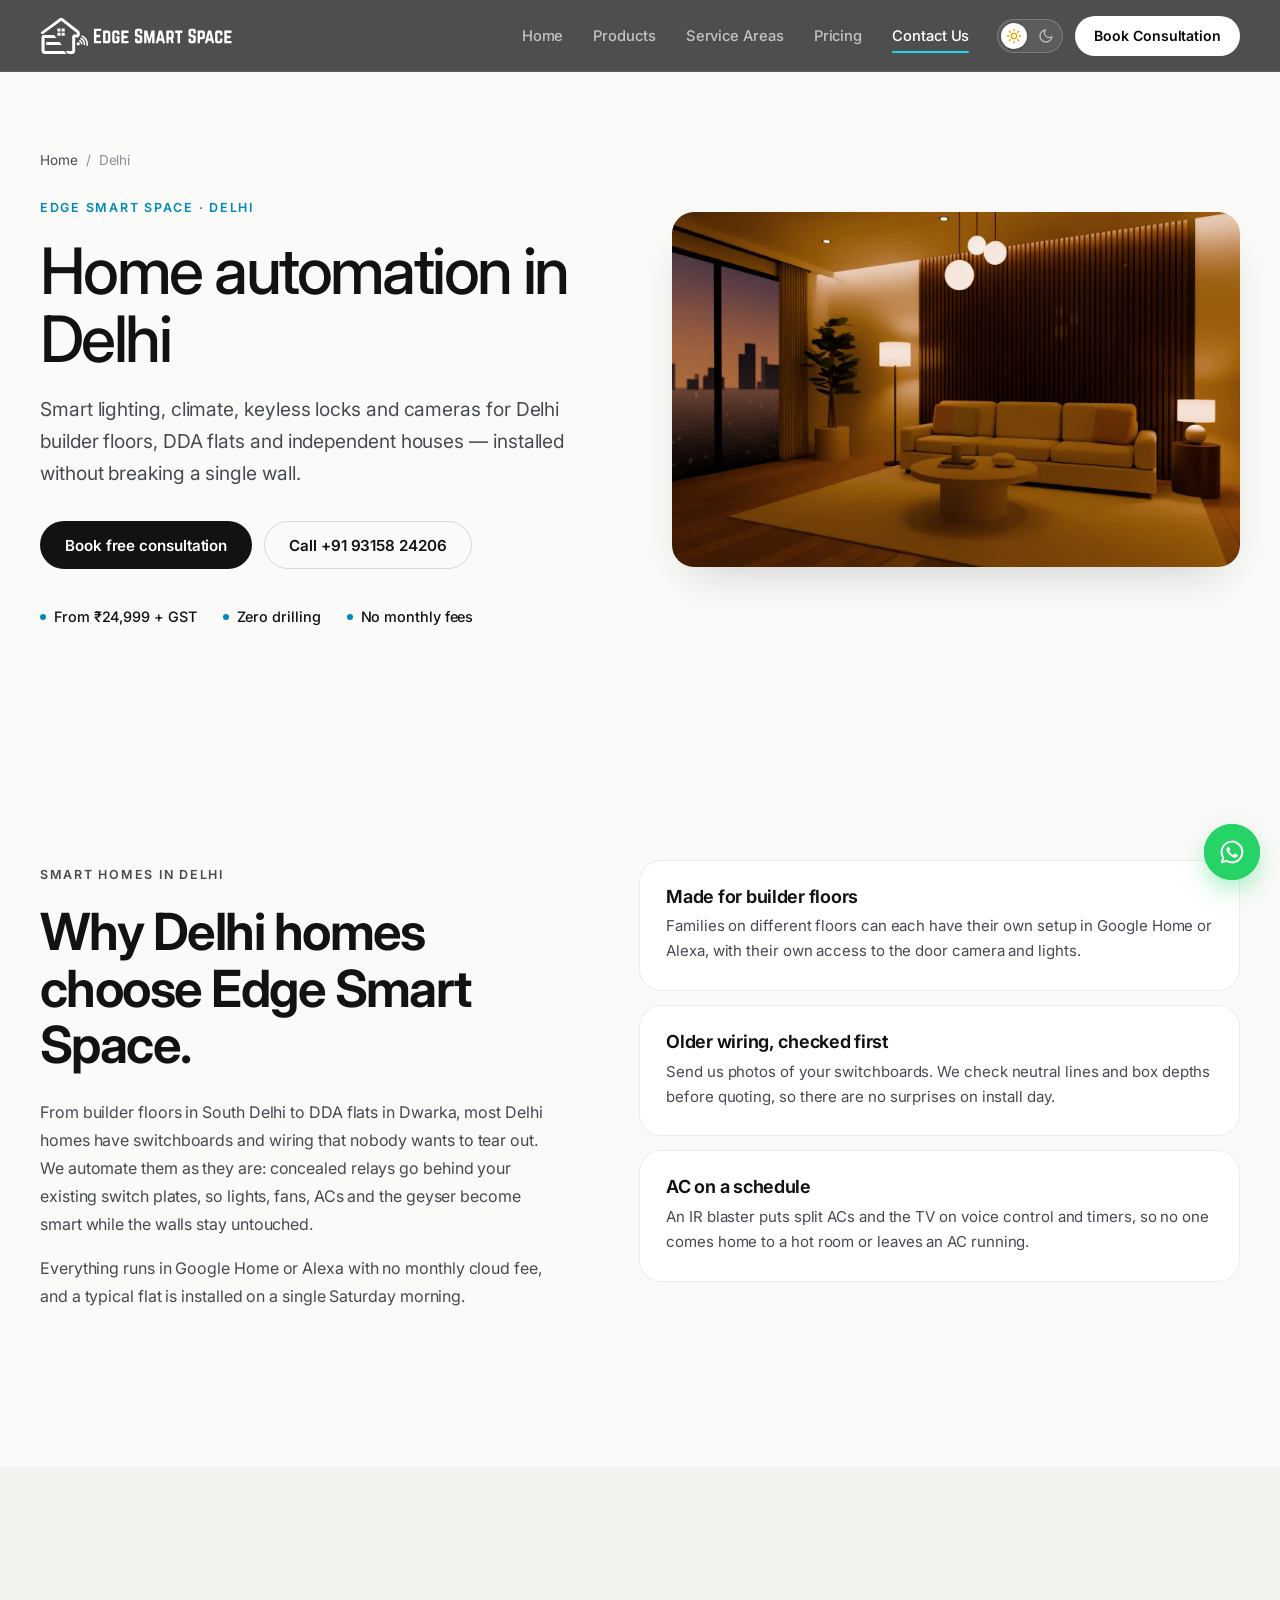
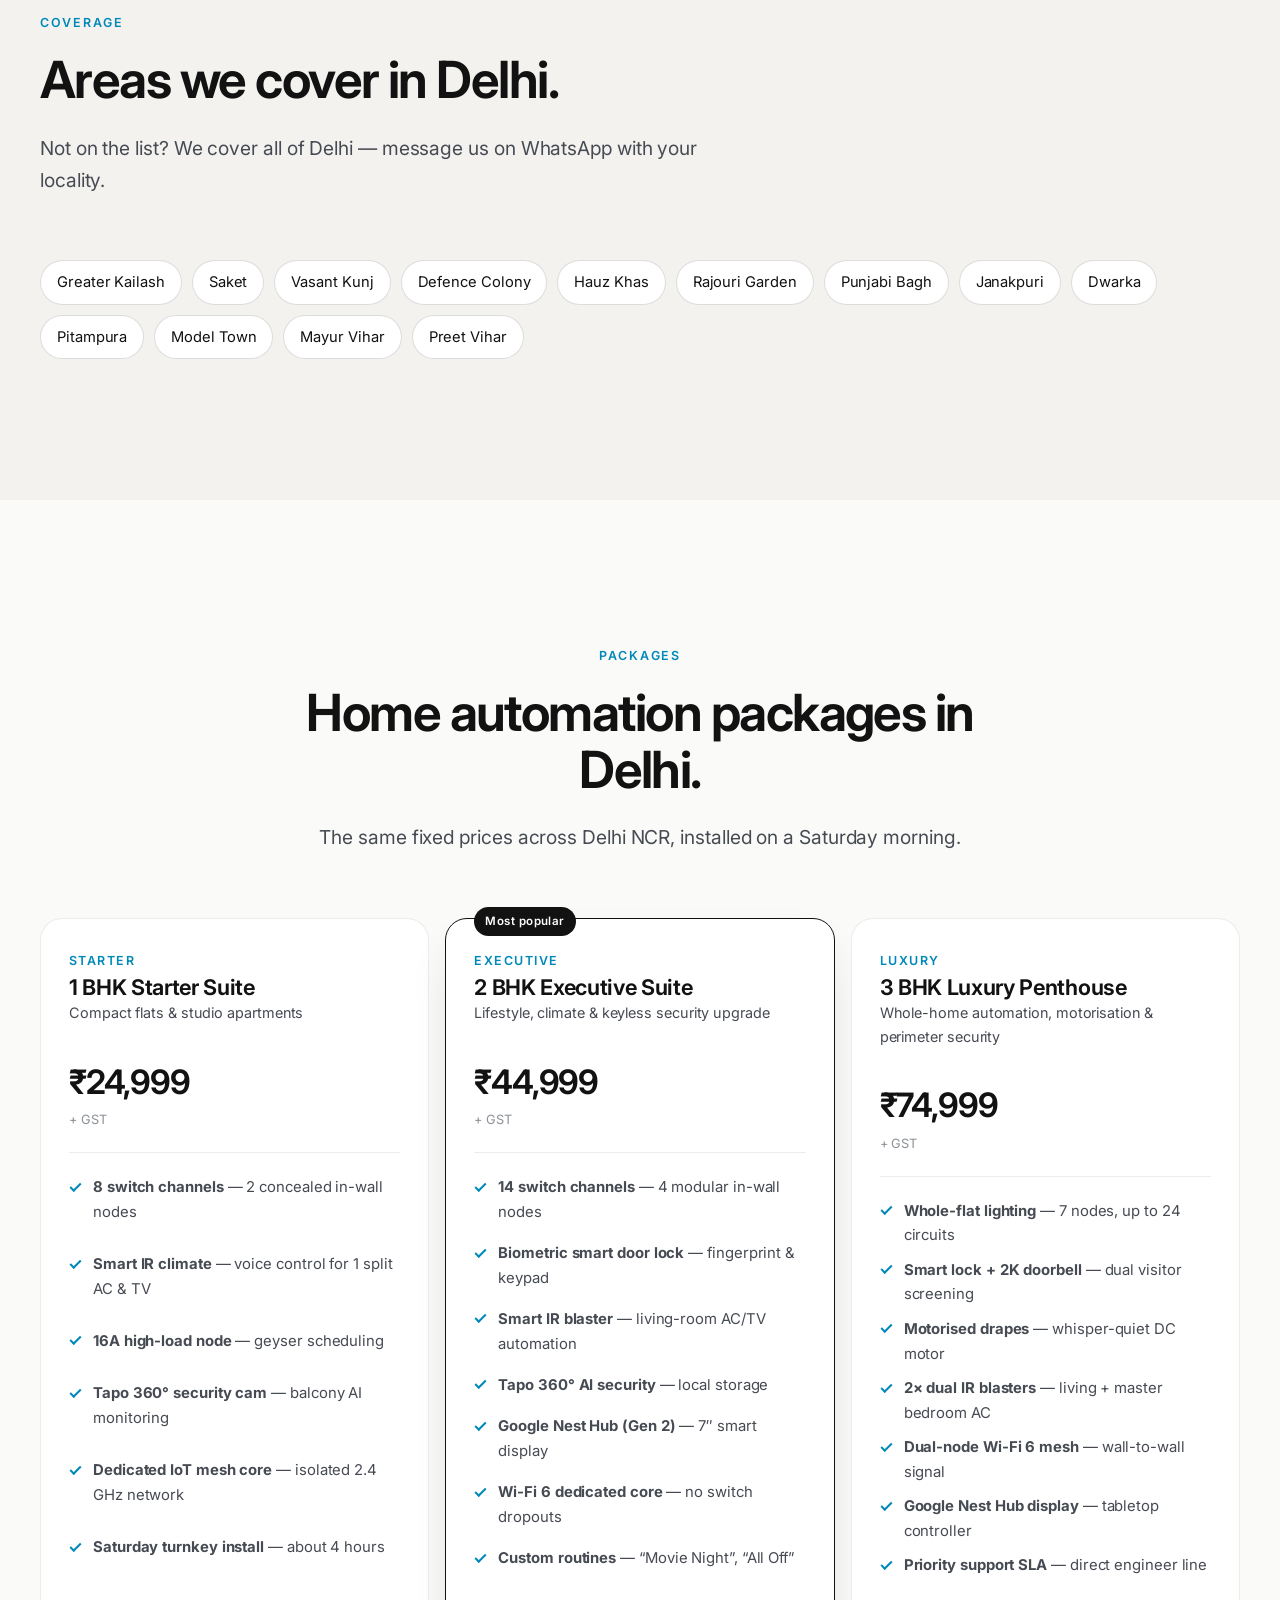
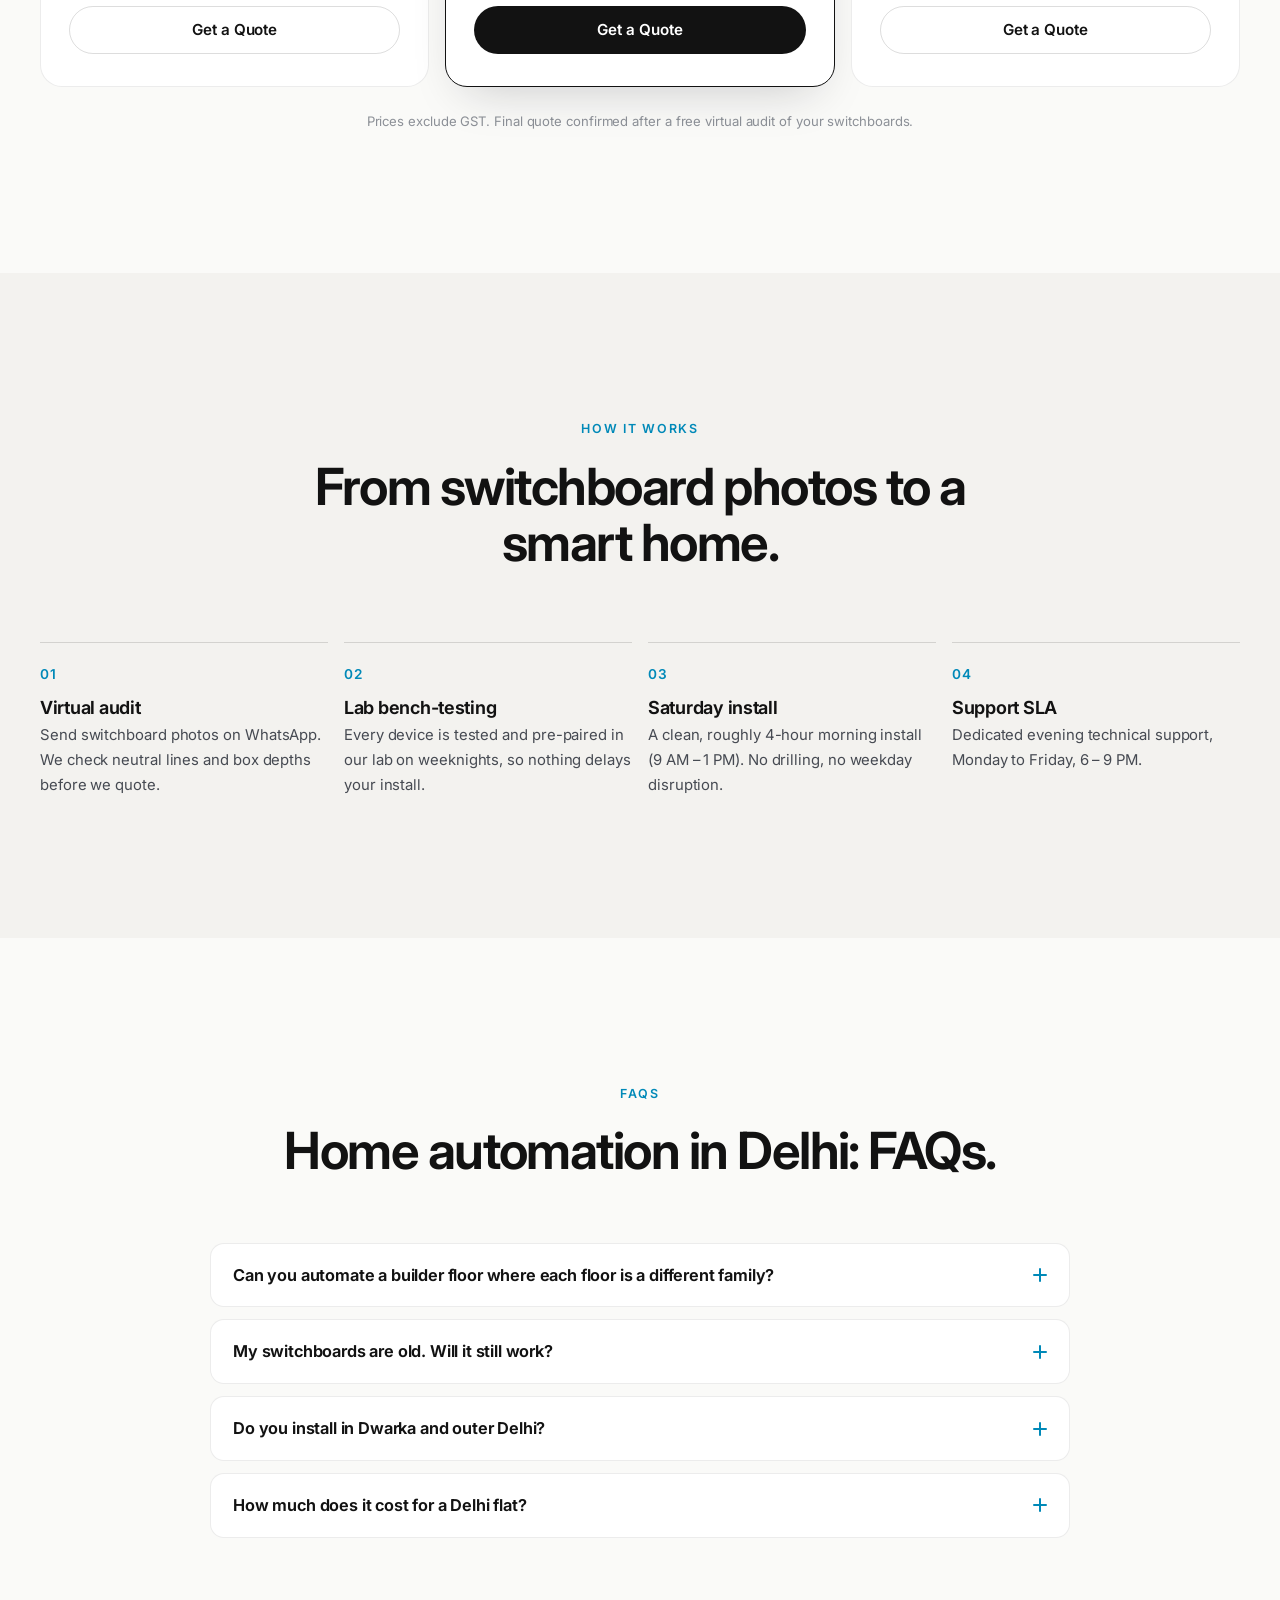
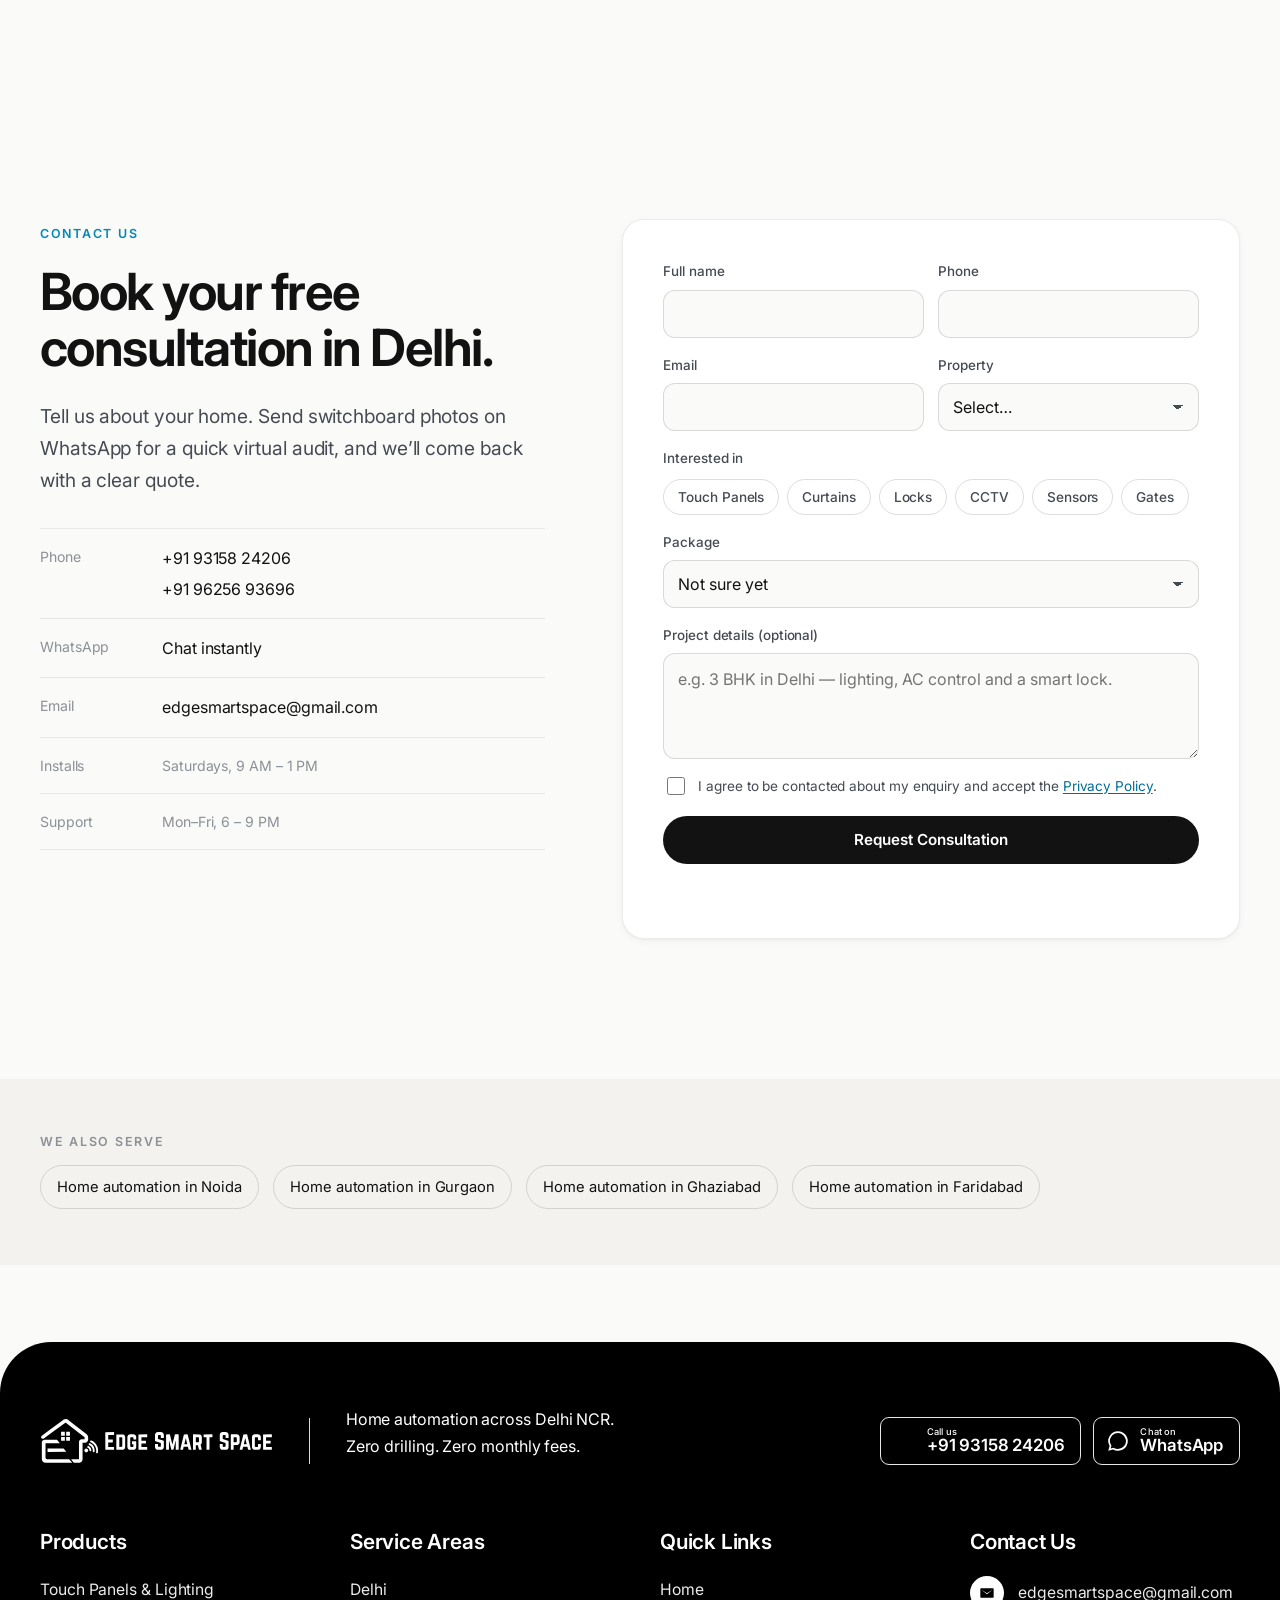
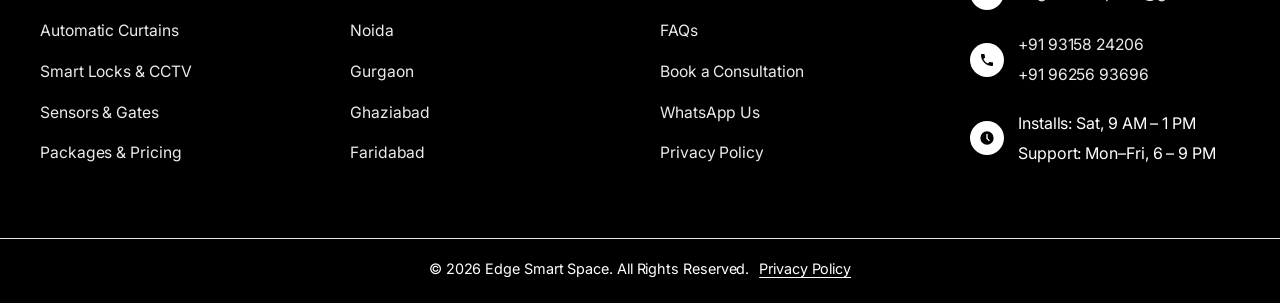
<file: home-automation-delhi/index.html>
<!doctype html>
<html lang="en-IN" data-theme="light" class="no-js">
<head>
<meta charset="utf-8">
<meta name="viewport" content="width=device-width, initial-scale=1, viewport-fit=cover">
<script>
  /* Light mode by default; remember the visitor's choice. Runs before paint (no flash). */
  (function (d) {
    var t = 'light';
    try { if (localStorage.getItem('ess-theme') === 'dark') t = 'dark'; } catch (e) {}
    d.setAttribute('data-theme', t);
    d.className = d.className.replace('no-js', 'js');
    if (window.matchMedia && matchMedia('(prefers-reduced-motion: reduce)').matches) d.className += ' no-motion';
  })(document.documentElement);
</script>
<title>Home Automation in Delhi | Smart Home Installation — Edge Smart Space</title>
<meta name="description" content="Home automation in Delhi for builder floors, DDA flats and independent houses. Zero-drill smart switches, locks and cameras. Packages from ₹24,999 + GST.">
<meta name="robots" content="index, follow, max-image-preview:large, max-snippet:-1">
<meta name="theme-color" content="#FAFAF8" media="(prefers-color-scheme: light)">
<meta name="theme-color" content="#0B0B0C" media="(prefers-color-scheme: dark)">
<link rel="canonical" href="https://edgesmartspace.com/home-automation-delhi/">
<meta name="geo.region" content="IN-DL">
<meta name="geo.placename" content="Delhi NCR">
<meta property="og:type" content="website">
<meta property="og:site_name" content="Edge Smart Space">
<meta property="og:title" content="Home Automation in Delhi | Smart Home Installation — Edge Smart Space">
<meta property="og:description" content="Home automation in Delhi for builder floors, DDA flats and independent houses. Zero-drill smart switches, locks and cameras. Packages from ₹24,999 + GST.">
<meta property="og:url" content="https://edgesmartspace.com/home-automation-delhi/">
<meta property="og:image" content="https://edgesmartspace.com/assets/img/og-cover.jpg">
<meta property="og:image:width" content="1200">
<meta property="og:image:height" content="630">
<meta property="og:locale" content="en_IN">
<meta name="twitter:card" content="summary_large_image">
<meta name="twitter:title" content="Home Automation in Delhi | Smart Home Installation — Edge Smart Space">
<meta name="twitter:description" content="Home automation in Delhi for builder floors, DDA flats and independent houses. Zero-drill smart switches, locks and cameras. Packages from ₹24,999 + GST.">
<meta name="twitter:image" content="https://edgesmartspace.com/assets/img/og-cover.jpg">
<link rel="icon" href="../favicon.ico" sizes="48x48">
<link rel="icon" type="image/svg+xml" href="../assets/img/favicon.svg">
<link rel="icon" type="image/png" sizes="32x32" href="../assets/img/favicon-32.png">
<link rel="apple-touch-icon" sizes="180x180" href="../assets/img/apple-touch-icon.png">
<link rel="manifest" href="../site.webmanifest">
<link rel="preconnect" href="https://fonts.googleapis.com">
<link rel="preconnect" href="https://fonts.gstatic.com" crossorigin>
<link rel="preload" as="style" href="https://fonts.googleapis.com/css2?family=Inter:wght@400..700&display=swap" onload="this.onload=null;this.rel='stylesheet'">
<noscript><link rel="stylesheet" href="https://fonts.googleapis.com/css2?family=Inter:wght@400..700&display=swap"></noscript>
<link rel="preload" as="image" href="../assets/img/render/mood_warm-1600.webp" media="(min-width: 601px)" fetchpriority="high">
<link rel="stylesheet" href="../assets/css/style.css?v=20261028a">
<script type="application/ld+json">{"@context":"https://schema.org","@graph":[{"@type":["HomeAndConstructionBusiness","LocalBusiness"],"@id":"https://edgesmartspace.com/#business","name":"Edge Smart Space","description":"Home automation company in Delhi NCR: zero-drill smart lighting, climate control, smart locks, cameras and motorised curtains for apartments, builder floors and villas.","url":"https://edgesmartspace.com/","email":"edgesmartspace@gmail.com","telephone":"+91 93158 24206","image":"https://edgesmartspace.com/assets/img/og-cover.jpg","logo":"https://edgesmartspace.com/assets/img/logo/logo-stacked@2x.png","priceRange":"₹24,999 – ₹74,999+","currenciesAccepted":"INR","address":{"@type":"PostalAddress","addressLocality":"New Delhi","addressRegion":"Delhi","addressCountry":"IN"},"areaServed":[{"@type":"City","name":"Delhi"},{"@type":"City","name":"Noida"},{"@type":"City","name":"Greater Noida"},{"@type":"City","name":"Gurugram"},{"@type":"City","name":"Ghaziabad"},{"@type":"City","name":"Faridabad"},{"@type":"AdministrativeArea","name":"Delhi NCR"}],"contactPoint":[{"@type":"ContactPoint","telephone":"+91 93158 24206","contactType":"sales","areaServed":"IN","availableLanguage":["en","hi"]},{"@type":"ContactPoint","telephone":"+91 96256 93696","contactType":"customer support","areaServed":"IN","availableLanguage":["en","hi"]}],"knowsAbout":["Home automation","Smart home installation","Smart lighting","Smart door locks","CCTV cameras","Motorised curtains","Google Home","Amazon Alexa"],"hasOfferCatalog":{"@type":"OfferCatalog","name":"Home automation packages","itemListElement":[{"@type":"Offer","name":"1 BHK Starter Suite","price":24999,"priceCurrency":"INR","priceSpecification":{"@type":"PriceSpecification","price":24999,"priceCurrency":"INR","valueAddedTaxIncluded":false},"itemOffered":{"@type":"Service","name":"1 BHK Starter Suite — home automation package","serviceType":"Home automation installation"}},{"@type":"Offer","name":"2 BHK Executive Suite","price":44999,"priceCurrency":"INR","priceSpecification":{"@type":"PriceSpecification","price":44999,"priceCurrency":"INR","valueAddedTaxIncluded":false},"itemOffered":{"@type":"Service","name":"2 BHK Executive Suite — home automation package","serviceType":"Home automation installation"}},{"@type":"Offer","name":"3 BHK Luxury Penthouse","price":74999,"priceCurrency":"INR","priceSpecification":{"@type":"PriceSpecification","price":74999,"priceCurrency":"INR","valueAddedTaxIncluded":false},"itemOffered":{"@type":"Service","name":"3 BHK Luxury Penthouse — home automation package","serviceType":"Home automation installation"}}]}},{"@type":"Service","@id":"https://edgesmartspace.com/home-automation-delhi/#service","name":"Home automation in Delhi","serviceType":"Home automation installation","provider":{"@id":"https://edgesmartspace.com/#business"},"areaServed":{"@type":"City","name":"Delhi","alternateName":"New Delhi"},"url":"https://edgesmartspace.com/home-automation-delhi/","description":"Home automation in Delhi for builder floors, DDA flats and independent houses. Zero-drill smart switches, locks and cameras. Packages from ₹24,999 + GST.","offers":[{"@type":"Offer","name":"1 BHK Starter Suite","price":24999,"priceCurrency":"INR","url":"https://edgesmartspace.com/home-automation-delhi/#pricing"},{"@type":"Offer","name":"2 BHK Executive Suite","price":44999,"priceCurrency":"INR","url":"https://edgesmartspace.com/home-automation-delhi/#pricing"},{"@type":"Offer","name":"3 BHK Luxury Penthouse","price":74999,"priceCurrency":"INR","url":"https://edgesmartspace.com/home-automation-delhi/#pricing"}]},{"@type":"WebPage","@id":"https://edgesmartspace.com/home-automation-delhi/#webpage","url":"https://edgesmartspace.com/home-automation-delhi/","name":"Home Automation in Delhi | Smart Home Installation — Edge Smart Space","description":"Home automation in Delhi for builder floors, DDA flats and independent houses. Zero-drill smart switches, locks and cameras. Packages from ₹24,999 + GST.","inLanguage":"en-IN","isPartOf":{"@id":"https://edgesmartspace.com/#website"}},{"@type":"BreadcrumbList","itemListElement":[{"@type":"ListItem","position":1,"name":"Home","item":"https://edgesmartspace.com/"},{"@type":"ListItem","position":2,"name":"Home automation in Delhi","item":"https://edgesmartspace.com/home-automation-delhi/"}]},{"@type":"FAQPage","@id":"https://edgesmartspace.com/home-automation-delhi/#faq","mainEntity":[{"@type":"Question","name":"Can you automate a builder floor where each floor is a different family?","acceptedAnswer":{"@type":"Answer","text":"Yes. Each floor can be set up as its own home in Google Home or Alexa, with its own access, while shared things such as the main gate camera can be shared."}},{"@type":"Question","name":"My switchboards are old. Will it still work?","acceptedAnswer":{"@type":"Answer","text":"Usually, yes. The relays need a neutral wire and enough box depth. We check both from your switchboard photos before quoting and tell you upfront if anything needs attention."}},{"@type":"Question","name":"Do you install in Dwarka and outer Delhi?","acceptedAnswer":{"@type":"Answer","text":"Yes, we install across Delhi, including Dwarka, West, North, East and South Delhi."}},{"@type":"Question","name":"How much does it cost for a Delhi flat?","acceptedAnswer":{"@type":"Answer","text":"Packages start at ₹24,999 + GST for a 1 BHK, ₹44,999 + GST for a 2 BHK and ₹74,999 + GST for a 3 BHK. Independent houses are quoted after a free virtual audit."}}]}]}</script>
</head>
<body class="subpage">
<svg width="0" height="0" style="position:absolute" aria-hidden="true" focusable="false"><defs><linearGradient id="essLogoGrad" x1="0" y1="0" x2="1" y2="1"><stop offset="0" class="lg-s1"/><stop offset="1" class="lg-s2"/></linearGradient></defs><symbol id="ess-logo" viewBox="-8 -8 2327 460"><g transform="translate(-143 -17)"><path class="lg-h" d="M149 191.7 L146.7 196.3 L146 199 L146 203.3 L147.3 207.7 L151.3 212.3 L157.7 215.3 L164 216 L169 215.3 L177 212 L254.3 154.7 L385.3 60 L390.3 57.3 L394.7 57.7 L396.7 58.7 L515.7 151.3 L578.3 198.7 L581 201.7 L581 220.3 L580.3 221 L552.3 221.3 L542.3 224 L536.7 227.3 L531.3 232.3 L528.7 236.3 L526 242.3 L524.7 249 L524.7 420.7 L523.7 421.7 L447 422 L447 423 L471.3 453 L474.7 456.3 L528.7 456.3 L532.3 455.7 L538.7 453.7 L545 450 L550.7 445.3 L555.7 438.7 L559.3 429.7 L560.7 421.7 L560.7 256.7 L562 255.7 L589.3 255.7 L596.7 253.3 L600.7 251.3 L608.7 244.7 L612 240 L615.7 231 L616.7 225 L616.7 200.3 L614.3 190.3 L611.7 184 L609.3 180.3 L601.7 172 L472 71.7 L430 38.3 L412 25 L405.7 22 L395.3 19.7 L385.3 20.3 L378.7 22.3 L373.3 25 L220 137.7 L153.7 187Z"/><path class="lg-d" d="M210.3 313.7 L210.3 347.3 L211 348 L397.7 347.7 L392 339.3 L371 313 L211 313Z M158.7 238.7 L155 245 L153.3 252 L153.3 421.3 L155.3 430.3 L159.3 438.3 L163 443.3 L171 450.3 L179.3 454.3 L188 456.3 L455.3 456.3 L455 455 L429.3 424 L426.7 421.7 L205.3 421.7 L202.3 421 L198.3 419 L193 413.7 L191.3 410.3 L190 404.7 L190.3 262.3 L191.3 261.7 L332.7 261.7 L332.7 260.7 L307.7 229.3 L304.3 226.3 L179 226.7 L167.3 230.7 L162.3 234.3Z M397.3 199 L396.7 199.7 L397 237 L434 237.3 L434.7 236.3 L434.7 199.3Z M346 199 L346 237 L383 237.3 L383.7 236.7 L383.7 199.3Z M397.3 147.3 L396.7 148.7 L397 185 L398 185.7 L434.3 185.3 L434.3 147.7Z M346.3 147.3 L345.7 148.3 L346 185.3 L383.3 185.3 L383.3 147.7Z"/><path class="lg-w" d="M596 315 L589.3 317 L586.3 319 L583 322.3 L581 325.3 L579.7 329 L579.3 336.7 L581 342.3 L585.3 348 L592 351.7 L596.3 352.7 L599.7 352.7 L604.7 351.3 L608 349.7 L613 345 L616 339.3 L616.7 336.7 L616.7 330.7 L614.3 324.7 L609 318.7 L603 315.7Z"/><path class="lg-w lg-p lg-a0" d="M612.3 289.3 L609.3 293 L607.3 298 L607.3 300 L608.7 303.7 L610.3 305.7 L616.7 308.7 L619.3 310.7 L624.7 316 L627 320 L629.3 326 L630 334.7 L631.7 338.3 L633.7 340 L638.3 341.7 L641.3 341.3 L644.7 340 L647.3 337.3 L648.3 335 L648 325.3 L644.7 314 L639.3 304.7 L632 296.7 L624.7 291.3 L617.7 288.3 L614.7 288.3Z"/><path class="lg-w lg-p lg-a1" d="M626.3 262.3 L623.3 266 L621.7 270 L621.7 273.3 L622.7 276 L625.3 278.7 L634.3 283 L642 288.7 L650.7 298 L658 310.3 L661 318.3 L663 327.7 L662.7 343.3 L663.7 346.3 L667.3 349.7 L670.7 350.7 L673 350.7 L677.7 349 L680 346.7 L681.3 343.7 L681.3 326 L678.3 311 L671.3 294.7 L663 282.7 L655.7 275 L650.3 270.7 L640.3 264.3 L633.3 261.3 L629.3 261Z"/><path class="lg-w lg-p lg-a2" d="M641.3 234 L638.3 237.3 L636 242.7 L636 245.3 L637.3 249 L638.7 250.3 L643.3 252 L654.7 258 L667.3 268 L677.3 279 L685.7 291.7 L691 303 L694 311.7 L696 320.7 L697 328.3 L697 341.7 L695.7 350.7 L696 356 L696.7 357.3 L700.7 360.7 L702.7 361.3 L707.3 361.3 L709.3 360.7 L712 358.7 L714 355 L715.7 338.7 L715.3 326.3 L713.7 314 L710.7 302 L705.7 289.3 L701.3 280.7 L694 269.3 L689.3 263.3 L680.3 254 L673 247.7 L661.3 239.7 L648.7 233.3 L643.7 233Z"/></g><g transform="translate(645 133.2) scale(1.0590) translate(-138.7 -519.7)"><path class="lg-t" d="M1630.3 541 L1628.7 543.3 L1629 685.3 L1630.7 686.7 L1710.7 686.3 L1711.7 685.3 L1711.3 660.3 L1709 659.3 L1657.3 659.3 L1656.7 658.3 L1656.7 629.3 L1657.3 628.3 L1696.3 628.3 L1698.3 627.7 L1699.7 625 L1699.7 604 L1698.3 601.3 L1696.7 600.7 L1657 600.3 L1656.7 569.3 L1657.3 568.3 L1710 568 L1711.7 566.3 L1711.7 542.3 L1710.3 541 L1709 540.7Z M1542.7 542 L1535.7 545 L1530 550 L1526 557 L1524 564.7 L1524 662 L1525.3 668.7 L1528.3 675.3 L1533 680.7 L1535.3 682.3 L1543 685.7 L1548.7 686.7 L1582.7 686.7 L1588.3 685.7 L1591.3 684.7 L1598.3 680.7 L1601.7 677.3 L1605.7 670 L1607.7 658.7 L1607.3 633 L1605.3 631 L1583.7 631 L1582.3 631.7 L1581.3 633.7 L1581.3 653.7 L1579.7 657.7 L1577 659.7 L1574.3 660.3 L1558 660.3 L1554.3 659 L1552.3 657 L1551 653 L1551 574.3 L1552 571 L1554.3 568.7 L1556.7 567.7 L1576.7 568 L1580 570.7 L1581 572.7 L1581.3 593.7 L1582.3 595.7 L1585 596.7 L1605.3 596.3 L1607 595 L1607.7 593.3 L1607.7 569.7 L1605.7 557.7 L1601.7 550.3 L1598.3 547 L1594 544 L1586.3 541.3 L1581.3 540.7 L1550.3 540.7Z M1444.3 541 L1443 542 L1442 544.3 L1408 681.3 L1407.7 685.3 L1409 686.7 L1432.3 686.3 L1433.7 685 L1439.7 660 L1440.3 658.3 L1441.7 657.3 L1479 657.3 L1480 658 L1481 660.7 L1487 685 L1488.3 686.3 L1512.3 686.3 L1513 685.3 L1512.7 681 L1511.7 678.7 L1478.3 543 L1477 541.3 L1475 540.7Z M1460.3 577.7 L1461 578.3 L1473.3 632.7 L1472.7 633.3 L1448 633.3 L1447.3 632.7 L1447.7 629.3 L1458.7 582Z M1388.7 542 L1381.3 540.7 L1327 540.7 L1325 541.3 L1324 542.7 L1324 685 L1326 686.7 L1347.7 687 L1350.3 685.7 L1350.7 642.7 L1351.7 641.7 L1380.3 641.7 L1387 640.7 L1392.7 638.7 L1398.3 635 L1402.3 630.7 L1404.7 626.3 L1406.3 621.7 L1407.3 615 L1407.3 568.3 L1406.7 562.3 L1404.7 555.7 L1400.7 549.3 L1395.7 545Z M1351.3 567.7 L1373.7 567.3 L1376.3 568 L1379 570.3 L1380.3 574.3 L1380.3 608 L1379 611.7 L1377.3 613.3 L1374.3 614.7 L1351.7 615 L1350.7 614 L1350.7 568.7Z M1068.7 541 L1067 543 L1067.3 566.7 L1068.3 567.7 L1070 568 L1093.7 568 L1094.7 569 L1094.7 684.7 L1096.3 686.7 L1121 686.7 L1122.7 685 L1122.7 569 L1123.3 568 L1149 567.7 L1150.3 566 L1150.3 543 L1149.3 541.3 L1147.3 540.7Z M968 541.3 L967 542.7 L967 685 L969 686.7 L991.7 686.7 L993.3 685.7 L993.7 643.7 L994.7 642.7 L1012 642.7 L1013 643.7 L1023 685 L1025 686.7 L1048.3 686.3 L1049.7 684.7 L1049.7 683.3 L1038.7 638.3 L1044.7 632.7 L1047.3 628.3 L1049.7 621.3 L1050.3 616 L1050.3 568.3 L1049.7 562.3 L1046.7 553.7 L1043.7 549.3 L1038.7 545 L1034.7 543 L1027 541 L970 540.7Z M994.3 567.3 L1016.7 567.3 L1018.7 567.7 L1022 570.3 L1023.3 574.3 L1023.3 609 L1022 612.7 L1020 614.7 L1016 616 L994.7 616 L993.7 615 L993.7 568.3Z M883 541 L881 543.3 L847 680.3 L846.3 685.3 L847.7 686.7 L870.3 686.7 L871.7 686 L873.7 681 L878.7 659 L879.7 657.7 L917.7 657.3 L919.3 659.3 L925 682.7 L927 686.3 L950.3 686.7 L951.7 685.7 L951.7 682 L950.7 679.7 L917.3 543.7 L915.3 541 L914 540.7Z M899.3 578 L912 632.7 L911.3 633.3 L886.3 633.3 L886 631.7 L897.7 580.7Z M714.7 541 L713 542.7 L712.7 544 L713 684.7 L715.3 686.7 L737.3 686.7 L739.7 684.7 L740 601.3 L741.3 600.7 L742 601.3 L753 649 L762 685 L764.3 686.7 L779.7 686.7 L781 686 L782.7 683.7 L801.7 602.7 L802.3 601 L803.7 600.7 L804 683.7 L806.7 686.7 L829.7 686.3 L831.7 683.3 L831.7 544 L831 542.3 L829.7 541 L828 540.7 L799.7 540.7 L797.3 541.3 L796 542.7 L781 601.3 L773 635.3 L772.3 636 L770.7 632.7 L748.7 543.3 L747.3 541.7 L744.7 540.7Z M453.3 541 L451.7 543.3 L452 685.3 L453.7 686.7 L533.7 686.3 L534.7 685.3 L534.3 660.3 L532 659.3 L480.3 659.3 L479.7 658.3 L479.7 629.3 L480.3 628.3 L519.3 628.3 L521.3 627.7 L522.7 625 L522.7 604 L521.3 601.3 L519.7 600.7 L480 600.3 L479.7 569.3 L480.3 568.3 L533 568 L534.7 566.3 L534.7 542.3 L533.3 541 L532 540.7Z M366 542 L359 545 L353.7 549.7 L351.3 553 L349 558 L347.3 566.3 L347.3 660 L349 669.3 L351.3 674.7 L356 680.3 L359.3 682.7 L366.3 685.7 L372 686.7 L406 686.7 L411.7 685.7 L418.7 682.7 L424.3 678 L427.7 673 L429.7 667.3 L430.7 662.3 L430.7 607.3 L429.3 606 L427.7 605.7 L393.3 605.7 L391.3 606.3 L390.3 609 L390.7 631.3 L391.7 632.7 L393.7 633.3 L404 633.3 L404.7 634 L404.3 655 L401.3 659 L398.7 660 L380.3 660 L377.7 659 L375 656 L374.3 653 L374.3 574 L375.7 570.3 L379 567.7 L400 567.7 L403 570 L404.3 572.7 L404.7 586.7 L406 589 L428.3 589.3 L430.7 587.3 L430.7 566.3 L429.3 559 L425.7 551.3 L422 547.3 L417.3 544 L412 542 L404.7 540.7 L373.3 540.7Z M244.3 541 L243 542.7 L243 685 L244.7 686.7 L301.3 686.7 L308.3 685.3 L312.3 683.7 L318.3 679.7 L321.7 675.7 L324.7 669.3 L326.3 660.3 L326.3 568.7 L325.3 561 L322.7 553.7 L319.7 549.3 L314.3 545 L310.7 543 L303 541Z M272 568 L293.7 568.3 L297.3 571 L299 575 L299 652.7 L297.7 656 L293.7 659 L272 659.3 L271 658.3 L271 569Z M1238.3 521 L1231.3 524 L1226 528.7 L1222 535 L1220.3 540.3 L1219.7 545 L1220 602 L1221 604 L1224.7 606.7 L1274 622.7 L1275 623.7 L1275 651.7 L1273.3 656.3 L1269.7 659 L1254.7 659.3 L1252.3 658.7 L1249.7 656.7 L1248 653.3 L1247.7 633 L1246.7 632 L1244.7 631.3 L1222.7 631.3 L1220.7 632 L1219.7 634 L1219.7 660.3 L1221 668.3 L1224 675.3 L1228 680 L1231.7 682.7 L1238.7 685.7 L1244.3 686.7 L1278 686.7 L1284 685.7 L1291 682.7 L1296.7 678 L1300.7 671.3 L1302.7 664.3 L1302.7 605.3 L1299.7 601.7 L1297 600.3 L1248.7 584.7 L1247.7 583.3 L1247.7 555 L1249.3 550 L1253.3 547.3 L1267.7 547 L1270.7 547.7 L1273.7 550.3 L1274.7 553 L1275 573.3 L1276.3 574.7 L1301.7 574.7 L1303 572.7 L1303 547 L1301.7 538.3 L1299.3 532.7 L1296.7 528.7 L1291.3 524 L1284.3 521 L1277 519.7 L1245.7 519.7Z M626.7 521 L619.3 524.3 L613.7 529.7 L611 534 L609 539.7 L608 545.7 L608.3 601.3 L609.3 603.7 L613.3 606.7 L662.7 622.7 L663.3 623.7 L663.3 652.3 L663 654.3 L661.3 657 L658 659 L641.7 659 L639.7 658 L636.7 654.3 L636.3 633.7 L635.3 632 L633.3 631.3 L610 631.7 L608.7 632.7 L608 634.3 L608 658.7 L609 666.7 L611 672.3 L614 677.3 L617.7 681 L626 685.3 L633 686.7 L666.7 686.7 L673.7 685.3 L680 682.3 L685.7 677.3 L688.7 672.3 L690.7 666.7 L691.7 659.7 L691.3 606 L688.7 602 L684.7 600 L637 584.7 L636.3 583.7 L636.3 554 L637.7 550.3 L641.7 547.3 L656.3 547 L659 547.7 L662 550 L663 552 L663.3 572.7 L664.7 574.7 L690 574.7 L691 574 L691.7 572.3 L691.7 548 L690.7 540 L688.7 534.3 L685.7 529.3 L679.3 523.7 L673 521 L665.3 519.7 L634.3 519.7Z M140.3 520 L138.7 522.3 L139 685.3 L140.7 686.7 L220 686.7 L221.7 685.3 L221.3 660.3 L219 659.3 L167 659.3 L166.3 658.7 L166.3 617.7 L167 617 L206.3 617 L208 616.3 L209.7 613.7 L209.7 592.7 L208 589.7 L206 589 L168 589.3 L166.3 588.3 L166.3 548 L167 547.3 L220 547 L221.7 545.3 L221.7 521.3 L220.3 520 L219 519.7Z"/></g></symbol></svg>
<a class="skip-link" href="#main">Skip to content</a>

<header class="site-header" id="siteHeader">
  <div class="container nav-wrap">
    <a href="../" class="brand" aria-label="Edge Smart Space — home">
      <svg role="img" aria-label="Edge Smart Space"><use href="#ess-logo"/></svg>
    </a>
    <nav class="main-nav" id="mainNav" aria-label="Primary">
      <ul>
        <li><a href="../">Home</a></li>
        <li><a href="../#products">Products</a></li>
        <li><a href="../#areas">Service Areas</a></li>
        <li><a href="../#pricing">Pricing</a></li>
        <li><a href="#contact">Contact Us</a></li>
      </ul>
      <div class="nav-foot">
        <a href="#contact" class="btn btn-block">Book Consultation</a>
        <p>Or call <a href="tel:+919315824206">+91 93158 24206</a></p>
      </div>
    </nav>
    <div class="nav-actions">
      <button class="theme-switch" id="themeSwitch" type="button" role="switch" aria-checked="false" aria-label="Dark mode">
        <svg class="i-sun" viewBox="0 0 24 24" fill="none" stroke="currentColor" stroke-width="2" stroke-linecap="round" aria-hidden="true"><circle cx="12" cy="12" r="4"/><path d="M12 2v2M12 20v2M4.9 4.9l1.4 1.4M17.7 17.7l1.4 1.4M2 12h2M20 12h2M4.9 19.1l1.4-1.4M17.7 6.3l1.4-1.4"/></svg>
        <svg class="i-moon" viewBox="0 0 24 24" fill="none" stroke="currentColor" stroke-width="2" stroke-linecap="round" stroke-linejoin="round" aria-hidden="true"><path d="M21 12.8A9 9 0 1 1 11.2 3a7 7 0 0 0 9.8 9.8z"/></svg>
        <span class="knob" aria-hidden="true"></span>
      </button>
      <a href="#contact" class="btn btn-primary btn-sm nav-cta">Book Consultation</a>
      <button class="nav-toggle" id="navToggle" type="button" aria-label="Open menu" aria-expanded="false" aria-controls="mainNav"><span></span><span></span></button>
    </div>
  </div>
</header>

<main id="main">
<section class="city-hero" aria-labelledby="city-title">
  <div class="container city-hero-grid">
    <div class="city-copy">
      <nav class="crumbs" aria-label="Breadcrumb"><a href="../">Home</a><span aria-hidden="true">/</span><span aria-current="page">Delhi</span></nav>
      <p class="eyebrow">Edge Smart Space · Delhi</p>
      <h1 id="city-title">Home automation in Delhi</h1>
      <p class="lead">Smart lighting, climate, keyless locks and cameras for Delhi builder floors, DDA flats and independent houses — installed without breaking a single wall.</p>
      <div class="hero-ctas">
        <a href="#contact" class="btn btn-primary">Book free consultation</a>
        <a href="tel:+919315824206" class="btn btn-ghost">Call +91 93158 24206</a>
      </div>
      <ul class="hero-trust" aria-label="Highlights">
        <li>From ₹24,999 + GST</li><li>Zero drilling</li><li>No monthly fees</li>
      </ul>
    </div>
    <figure class="city-photo">
      <img src="../assets/img/render/mood_warm-1600.webp" srcset="../assets/img/render/mood_warm-960.webp 960w, ../assets/img/render/mood_warm-1600.webp 1600w" sizes="(max-width: 900px) 100vw, 600px" width="1600" height="900" fetchpriority="high" decoding="async" alt="Smart living room in a Delhi home with warm evening lighting scene">
    </figure>
  </div>
</section>

<section class="section" aria-labelledby="why-title">
  <div class="container split city-split">
    <div class="rv city-intro">
      <p class="eyebrow">Smart homes in Delhi</p>
      <h2 id="why-title">Why Delhi homes choose Edge Smart Space.</h2>
      <p>From builder floors in South Delhi to DDA flats in Dwarka, most Delhi homes have switchboards and wiring that nobody wants to tear out. We automate them as they are: concealed relays go behind your existing switch plates, so lights, fans, ACs and the geyser become smart while the walls stay untouched.</p><p>Everything runs in Google Home or Alexa with no monthly cloud fee, and a typical flat is installed on a single Saturday morning.</p>
    </div>
    <div class="city-points"><article class="card rv" style="--d:0.00s"><h3>Made for builder floors</h3><p>Families on different floors can each have their own setup in Google Home or Alexa, with their own access to the door camera and lights.</p></article><article class="card rv" style="--d:0.05s"><h3>Older wiring, checked first</h3><p>Send us photos of your switchboards. We check neutral lines and box depths before quoting, so there are no surprises on install day.</p></article><article class="card rv" style="--d:0.10s"><h3>AC on a schedule</h3><p>An IR blaster puts split ACs and the TV on voice control and timers, so no one comes home to a hot room or leaves an AC running.</p></article></div>
  </div>
</section>

<section class="section section-alt" aria-labelledby="areas-title">
  <div class="container">
    <div class="sec-head rv">
      <p class="eyebrow">Coverage</p>
      <h2 id="areas-title">Areas we cover in Delhi.</h2>
      <p class="lead">Not on the list? We cover all of Delhi — message us on WhatsApp with your locality.</p>
    </div>
    <ul class="locality-list rv"><li>Greater Kailash</li><li>Saket</li><li>Vasant Kunj</li><li>Defence Colony</li><li>Hauz Khas</li><li>Rajouri Garden</li><li>Punjabi Bagh</li><li>Janakpuri</li><li>Dwarka</li><li>Pitampura</li><li>Model Town</li><li>Mayur Vihar</li><li>Preet Vihar</li></ul>
  </div>
</section>

<section class="section" id="pricing" aria-labelledby="price-title">
  <div class="container">
    <div class="sec-head center rv">
      <p class="eyebrow">Packages</p>
      <h2 id="price-title">Home automation packages in Delhi.</h2>
      <p class="lead">The same fixed prices across Delhi NCR, installed on a Saturday morning.</p>
    </div>
    <div class="plans">
      <article class="plan rv" style="--d:0.00s">
        
        <p class="plan-tier">Starter</p><h3>1 BHK Starter Suite</h3><p class="plan-fit">Compact flats & studio apartments</p>
        <p class="plan-price"><b>₹24,999</b> <small>+ GST</small></p>
        <ul><li><b>8 switch channels</b> — 2 concealed in-wall nodes</li><li><b>Smart IR climate</b> — voice control for 1 split AC &amp; TV</li><li><b>16A high-load node</b> — geyser scheduling</li><li><b>Tapo 360° security cam</b> — balcony AI monitoring</li><li><b>Dedicated IoT mesh core</b> — isolated 2.4 GHz network</li><li><b>Saturday turnkey install</b> — about 4 hours</li></ul>
        <a href="#contact" class="btn btn-ghost" data-plan="1 BHK Starter Suite">Get a Quote</a>
      </article>
      <article class="plan featured rv" style="--d:0.06s">
        <span class="badge">Most popular</span>
        <p class="plan-tier">Executive</p><h3>2 BHK Executive Suite</h3><p class="plan-fit">Lifestyle, climate &amp; keyless security upgrade</p>
        <p class="plan-price"><b>₹44,999</b> <small>+ GST</small></p>
        <ul><li><b>14 switch channels</b> — 4 modular in-wall nodes</li><li><b>Biometric smart door lock</b> — fingerprint &amp; keypad</li><li><b>Smart IR blaster</b> — living-room AC/TV automation</li><li><b>Tapo 360° AI security</b> — local storage</li><li><b>Google Nest Hub (Gen 2)</b> — 7″ smart display</li><li><b>Wi-Fi 6 dedicated core</b> — no switch dropouts</li><li><b>Custom routines</b> — “Movie Night”, “All Off”</li></ul>
        <a href="#contact" class="btn btn-primary" data-plan="2 BHK Executive Suite">Get a Quote</a>
      </article>
      <article class="plan rv" style="--d:0.12s">
        
        <p class="plan-tier">Luxury</p><h3>3 BHK Luxury Penthouse</h3><p class="plan-fit">Whole-home automation, motorisation &amp; perimeter security</p>
        <p class="plan-price"><b>₹74,999</b> <small>+ GST</small></p>
        <ul><li><b>Whole-flat lighting</b> — 7 nodes, up to 24 circuits</li><li><b>Smart lock + 2K doorbell</b> — dual visitor screening</li><li><b>Motorised drapes</b> — whisper-quiet DC motor</li><li><b>2× dual IR blasters</b> — living + master bedroom AC</li><li><b>Dual-node Wi-Fi 6 mesh</b> — wall-to-wall signal</li><li><b>Google Nest Hub display</b> — tabletop controller</li><li><b>Priority support SLA</b> — direct engineer line</li></ul>
        <a href="#contact" class="btn btn-ghost" data-plan="3 BHK Luxury Penthouse">Get a Quote</a>
      </article>
    </div>
    <p class="fine">Prices exclude GST. Final quote confirmed after a free virtual audit of your switchboards.</p>
  </div>
</section>

<section class="section section-alt" aria-labelledby="how-title">
  <div class="container">
    <div class="sec-head center rv"><p class="eyebrow">How it works</p><h2 id="how-title">From switchboard photos to a smart home.</h2></div>
    <ol class="steps"><li class="rv" style="--d:0.00s"><h3>Virtual audit</h3><p>Send switchboard photos on WhatsApp. We check neutral lines and box depths before we quote.</p></li><li class="rv" style="--d:0.05s"><h3>Lab bench-testing</h3><p>Every device is tested and pre-paired in our lab on weeknights, so nothing delays your install.</p></li><li class="rv" style="--d:0.10s"><h3>Saturday install</h3><p>A clean, roughly 4-hour morning install (9 AM – 1 PM). No drilling, no weekday disruption.</p></li><li class="rv" style="--d:0.15s"><h3>Support SLA</h3><p>Dedicated evening technical support, Monday to Friday, 6 – 9 PM.</p></li></ol>
  </div>
</section>

<section class="section" id="faq" aria-labelledby="faq-title">
  <div class="container narrow-faq">
    <div class="sec-head center rv"><p class="eyebrow">FAQs</p><h2 id="faq-title">Home automation in Delhi: FAQs.</h2></div>
    <div class="faq"><details class="faq-item rv"><summary><h3>Can you automate a builder floor where each floor is a different family?</h3><span class="faq-ic" aria-hidden="true"></span></summary><p>Yes. Each floor can be set up as its own home in Google Home or Alexa, with its own access, while shared things such as the main gate camera can be shared.</p></details><details class="faq-item rv"><summary><h3>My switchboards are old. Will it still work?</h3><span class="faq-ic" aria-hidden="true"></span></summary><p>Usually, yes. The relays need a neutral wire and enough box depth. We check both from your switchboard photos before quoting and tell you upfront if anything needs attention.</p></details><details class="faq-item rv"><summary><h3>Do you install in Dwarka and outer Delhi?</h3><span class="faq-ic" aria-hidden="true"></span></summary><p>Yes, we install across Delhi, including Dwarka, West, North, East and South Delhi.</p></details><details class="faq-item rv"><summary><h3>How much does it cost for a Delhi flat?</h3><span class="faq-ic" aria-hidden="true"></span></summary><p>Packages start at ₹24,999 + GST for a 1 BHK, ₹44,999 + GST for a 2 BHK and ₹74,999 + GST for a 3 BHK. Independent houses are quoted after a free virtual audit.</p></details></div>
  </div>
</section>

<section class="section" id="contact" aria-labelledby="contact-title">
  <div class="container contact-grid">
    <div class="rv">
      <p class="eyebrow">Contact Us</p>
      <h2 id="contact-title">Book your free consultation in Delhi.</h2>
      <p class="lead">Tell us about your home. Send switchboard photos on WhatsApp for a quick virtual audit, and we’ll come back with a clear quote.</p>
      <ul class="contact-list">
        <li><span>Phone</span><span class="phones"><a href="tel:+919315824206">+91 93158 24206</a><a href="tel:+919625693696">+91 96256 93696</a></span></li>
        <li><span>WhatsApp</span><a class="wa-link" href="https://wa.me/919315824206" target="_blank" rel="noopener">Chat instantly</a></li>
        <li><span>Email</span><a href="mailto:edgesmartspace@gmail.com">edgesmartspace@gmail.com</a></li>
        <li><span>Installs</span><span class="phones"><span>Saturdays, 9 AM – 1 PM</span></span></li>
        <li><span>Support</span><span class="phones"><span>Mon–Fri, 6 – 9 PM</span></span></li>
      </ul>
    </div>
    <form class="form rv" id="contactForm" action="https://api.web3forms.com/submit" method="post" novalidate style="--d:.08s">
      <!-- Form delivery: Web3Forms → edgesmartspace@gmail.com -->
      <input type="hidden" name="access_key" value="3a620a35-3105-49df-82b5-f52b960713db">
      <input type="hidden" name="subject" value="New consultation request — Edge Smart Space website">
      <input type="hidden" name="from_name" value="Edge Smart Space Website">
      <input type="hidden" name="city" value="Delhi">
      <div class="hp" aria-hidden="true"><label>Leave empty <input type="checkbox" name="botcheck" tabindex="-1" autocomplete="off"></label></div>
      <div class="field-row">
        <div class="field"><label for="f-name">Full name</label><input id="f-name" name="name" type="text" required autocomplete="name"><small class="err"></small></div>
        <div class="field"><label for="f-phone">Phone</label><input id="f-phone" name="phone" type="tel" required autocomplete="tel" inputmode="tel"><small class="err"></small></div>
      </div>
      <div class="field-row">
        <div class="field"><label for="f-email">Email</label><input id="f-email" name="email" type="email" required autocomplete="email"><small class="err"></small></div>
        <div class="field"><label for="f-property">Property</label>
          <select id="f-property" name="property" required><option value="">Select…</option><option>Apartment (1–2 BHK)</option><option>Apartment (3+ BHK)</option><option>Villa / Bungalow</option><option>New Construction</option><option>Office / Commercial</option></select><small class="err"></small></div>
      </div>
      <fieldset class="field"><legend>Interested in</legend>
        <div class="chips">
          <label class="chip"><input type="checkbox" name="interests[]" value="Touch Panels"><span>Touch Panels</span></label>
          <label class="chip"><input type="checkbox" name="interests[]" value="Automatic Curtains"><span>Curtains</span></label>
          <label class="chip"><input type="checkbox" name="interests[]" value="Smart Locks"><span>Locks</span></label>
          <label class="chip"><input type="checkbox" name="interests[]" value="CCTV"><span>CCTV</span></label>
          <label class="chip"><input type="checkbox" name="interests[]" value="Sensors"><span>Sensors</span></label>
          <label class="chip"><input type="checkbox" name="interests[]" value="Gate Automation"><span>Gates</span></label>
        </div>
      </fieldset>
      <div class="field"><label for="f-plan">Package</label>
        <select id="f-plan" name="plan"><option value="">Not sure yet</option><option>1 BHK Starter Suite</option><option>2 BHK Executive Suite</option><option>3 BHK Luxury Penthouse</option><option>Villa / custom quote</option></select></div>
      <div class="field"><label for="f-msg">Project details <span class="muted">(optional)</span></label><textarea id="f-msg" name="message" rows="3" placeholder="e.g. 3 BHK in Delhi — lighting, AC control and a smart lock."></textarea></div>
      <label class="consent"><input type="checkbox" name="consent" value="1" required><span>I agree to be contacted about my enquiry and accept the <a href="../privacy/">Privacy Policy</a>.</span></label>
      <small class="err" id="consentErr"></small>
      <button type="submit" class="btn btn-primary btn-block" id="submitBtn"><span>Request Consultation</span><span class="spinner" aria-hidden="true"></span></button>
      <p class="form-status" id="formStatus" role="status" aria-live="polite"></p>
    </form>
  </div>
</section>

<section class="section section-alt nearby" aria-labelledby="nearby-title">
  <div class="container">
    <h2 id="nearby-title" class="sub-title">We also serve</h2>
    <ul class="nearby-list"><li><a href="../home-automation-noida/">Home automation in Noida</a></li><li><a href="../home-automation-gurgaon/">Home automation in Gurgaon</a></li><li><a href="../home-automation-ghaziabad/">Home automation in Ghaziabad</a></li><li><a href="../home-automation-faridabad/">Home automation in Faridabad</a></li></ul>
  </div>
</section>
</main>

<footer class="site-footer" aria-labelledby="footer-title">
  <h2 id="footer-title" class="sr-only">Edge Smart Space — home automation in Delhi NCR</h2>
  <div class="container">
    <div class="foot-top">
      <div class="foot-id">
        <a href="../" class="foot-logo" aria-label="Edge Smart Space — home"><svg role="img" aria-label="Edge Smart Space"><use href="#ess-logo"/></svg></a>
        <span class="foot-divider" aria-hidden="true"></span>
        <p class="foot-tag">Home automation across Delhi NCR.<br>Zero drilling. Zero monthly fees.</p>
      </div>
      <div class="foot-apps">
        <a class="app-badge" href="tel:+919315824206"><svg viewBox="0 0 24 24"><path d="M6.6 10.8a15.2 15.2 0 0 0 6.6 6.6l2.2-2.2a1 1 0 0 1 1-.25 11.4 11.4 0 0 0 3.6.6 1 1 0 0 1 1 1V20a1 1 0 0 1-1 1A17 17 0 0 1 3 4a1 1 0 0 1 1-1h3.5a1 1 0 0 1 1 1c0 1.2.2 2.5.6 3.6a1 1 0 0 1-.25 1z"/></svg><span><small>Call us</small>+91 93158 24206</span></a>
        <a class="app-badge wa-link" href="https://wa.me/919315824206" target="_blank" rel="noopener"><svg viewBox="0 0 32 32" aria-hidden="true"><path fill="currentColor" d="M16 3a13 13 0 0 0-11.2 19.6L3 29l6.6-1.7A13 13 0 1 0 16 3zm0 23.7a10.7 10.7 0 0 1-5.5-1.5l-.4-.2-3.9 1 1-3.8-.3-.4A10.7 10.7 0 1 1 16 26.7z"/></svg><span><small>Chat on</small>WhatsApp</span></a>
      </div>
    </div>
    <div class="foot-cols">
      <nav aria-label="Products"><h3>Products</h3><ul>
        <li><a href="../#touch-panels">Touch Panels &amp; Lighting</a></li>
        <li><a href="../#curtains">Automatic Curtains</a></li>
        <li><a href="../#security">Smart Locks &amp; CCTV</a></li>
        <li><a href="../#automation">Sensors &amp; Gates</a></li>
        <li><a href="../#pricing">Packages &amp; Pricing</a></li>
      </ul></nav>
      <nav aria-label="Service areas"><h3>Service Areas</h3><ul><li><a href="../home-automation-delhi/">Delhi</a></li><li><a href="../home-automation-noida/">Noida</a></li><li><a href="../home-automation-gurgaon/">Gurgaon</a></li><li><a href="../home-automation-ghaziabad/">Ghaziabad</a></li><li><a href="../home-automation-faridabad/">Faridabad</a></li></ul></nav>
      <nav aria-label="Quick links"><h3>Quick Links</h3><ul>
        <li><a href="../">Home</a></li>
        <li><a href="../#faq">FAQs</a></li>
        <li><a href="#contact">Book a Consultation</a></li>
        <li><a class="wa-link" href="https://wa.me/919315824206" target="_blank" rel="noopener">WhatsApp Us</a></li>
        <li><a href="../privacy/">Privacy Policy</a></li>
      </ul></nav>
      <div><h3>Contact Us</h3>
        <ul class="foot-contact">
          <li><span class="ci" aria-hidden="true"><svg viewBox="0 0 24 24"><path d="M3 5h18a1 1 0 0 1 1 1v12a1 1 0 0 1-1 1H3a1 1 0 0 1-1-1V6a1 1 0 0 1 1-1zm9 7.4L3.6 7v.2L12 14l8.4-6.8V7z"/></svg></span><a href="mailto:edgesmartspace@gmail.com">edgesmartspace@gmail.com</a></li>
          <li><span class="ci" aria-hidden="true"><svg viewBox="0 0 24 24"><path d="M6.6 10.8a15.2 15.2 0 0 0 6.6 6.6l2.2-2.2a1 1 0 0 1 1-.25 11.4 11.4 0 0 0 3.6.6 1 1 0 0 1 1 1V20a1 1 0 0 1-1 1A17 17 0 0 1 3 4a1 1 0 0 1 1-1h3.5a1 1 0 0 1 1 1c0 1.2.2 2.5.6 3.6a1 1 0 0 1-.25 1z"/></svg></span><span class="phones"><a href="tel:+919315824206">+91 93158 24206</a><a href="tel:+919625693696">+91 96256 93696</a></span></li>
          <li><span class="ci" aria-hidden="true"><svg viewBox="0 0 24 24"><path d="M12 2a10 10 0 1 0 0 20 10 10 0 0 0 0-20zm1 10.4 3.2 3.2-1.4 1.4L11 13.2V6h2z"/></svg></span><span class="phones"><span>Installs: Sat, 9 AM – 1 PM</span><span>Support: Mon–Fri, 6 – 9 PM</span></span></li>
        </ul>
      </div>
    </div>
  </div>
  <div class="foot-bar">
    <p>© <span id="year">2026</span> Edge Smart Space. All Rights Reserved. <a href="../privacy/">Privacy Policy</a></p>
  </div>
</footer>

<button class="to-top" id="toTop" type="button" aria-label="Back to top"><svg viewBox="0 0 24 24" aria-hidden="true"><path d="M12 19V5M5.5 11.5 12 5l6.5 6.5"/></svg></button>

<div class="wa" id="wa">
  <div class="wa-bubble" id="waBubble" role="dialog" aria-label="WhatsApp chat" hidden>
    <button class="wa-close" id="waClose" type="button" aria-label="Close">×</button>
    <p class="wa-title">Edge Smart Space</p>
    <p class="wa-sub">Typically replies within minutes</p>
    <div class="wa-msg">Hi there 👋 How can we help automate your home?</div>
    <a class="btn btn-wa wa-link" href="#" target="_blank" rel="noopener">Start Chat</a>
  </div>
  <button class="wa-fab" id="waFab" type="button" aria-label="Chat with us on WhatsApp" aria-controls="waBubble" aria-expanded="false">
    <svg viewBox="0 0 32 32" aria-hidden="true"><path fill="currentColor" d="M16 3a13 13 0 0 0-11.2 19.6L3 29l6.6-1.7A13 13 0 1 0 16 3zm0 23.7a10.7 10.7 0 0 1-5.5-1.5l-.4-.2-3.9 1 1-3.8-.3-.4A10.7 10.7 0 1 1 16 26.7zm5.9-8c-.3-.2-1.9-1-2.2-1s-.5-.2-.7.2-.8 1-1 1.2-.4.2-.7.1a8.8 8.8 0 0 1-4.4-3.8c-.3-.6.3-.5 1-1.7.1-.2 0-.4 0-.5l-1-2.4c-.3-.6-.5-.5-.7-.5h-.6a1.2 1.2 0 0 0-.9.4 3.6 3.6 0 0 0-1.1 2.7 6.4 6.4 0 0 0 1.3 3.3 14.4 14.4 0 0 0 5.5 4.9c2 .9 2.8 1 3.9.8a3.3 3.3 0 0 0 2.1-1.5 2.7 2.7 0 0 0 .2-1.5c-.1-.1-.3-.2-.7-.4z"/></svg>
  </button>
</div>

<script src="../assets/js/main.js?v=20261028a" defer></script>
</body>
</html>
</file>
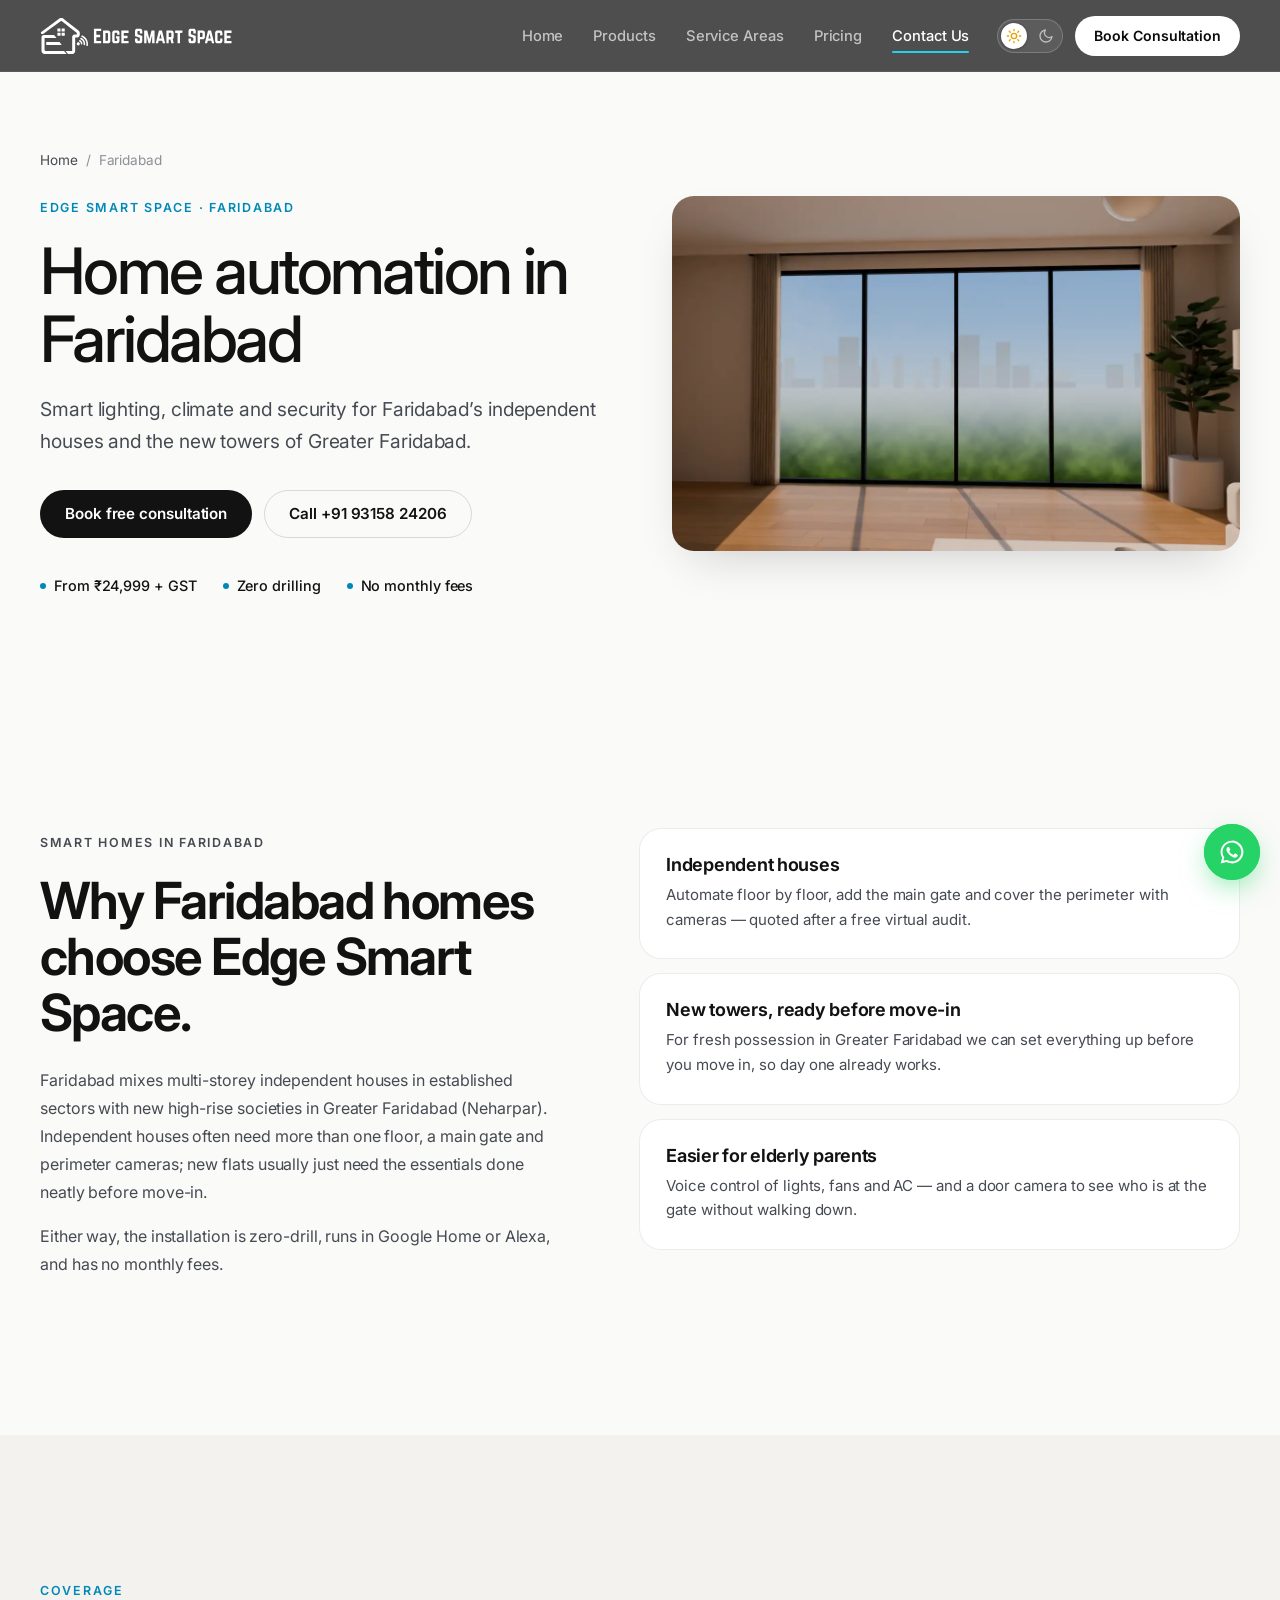
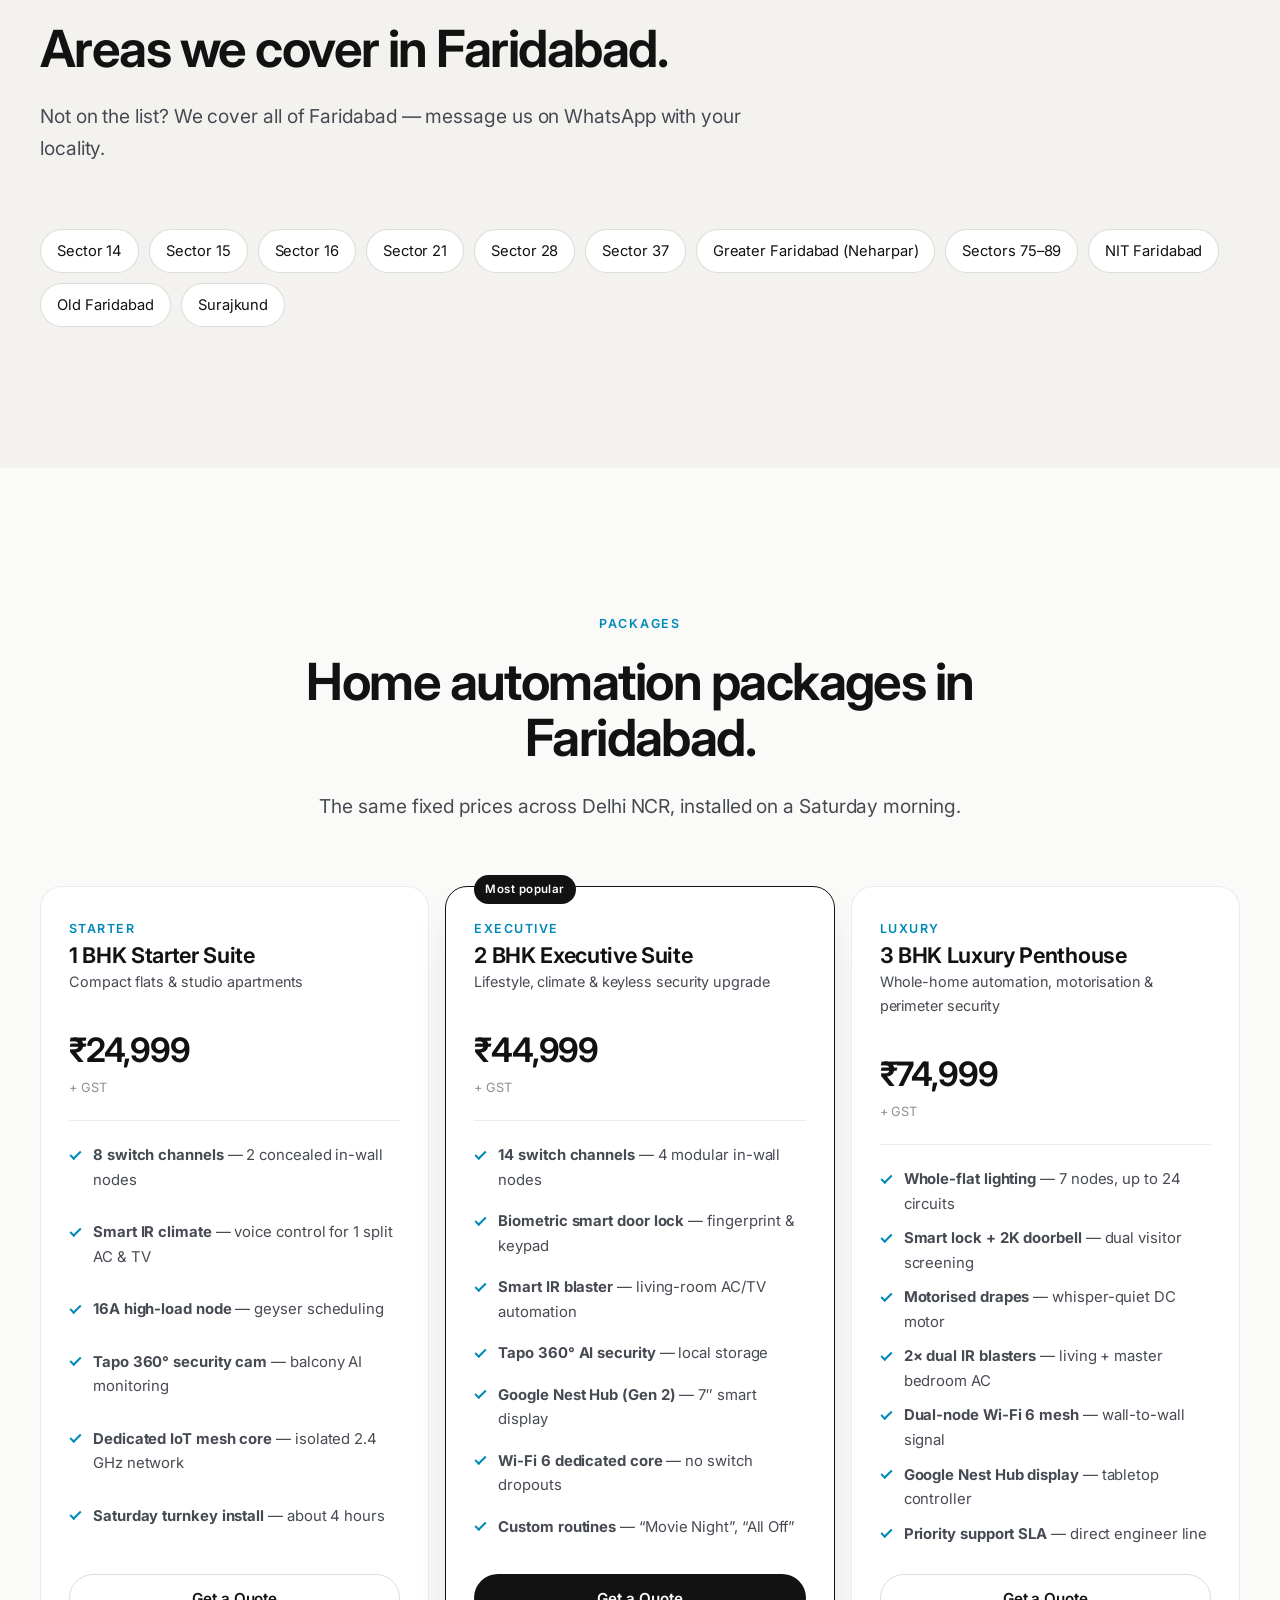
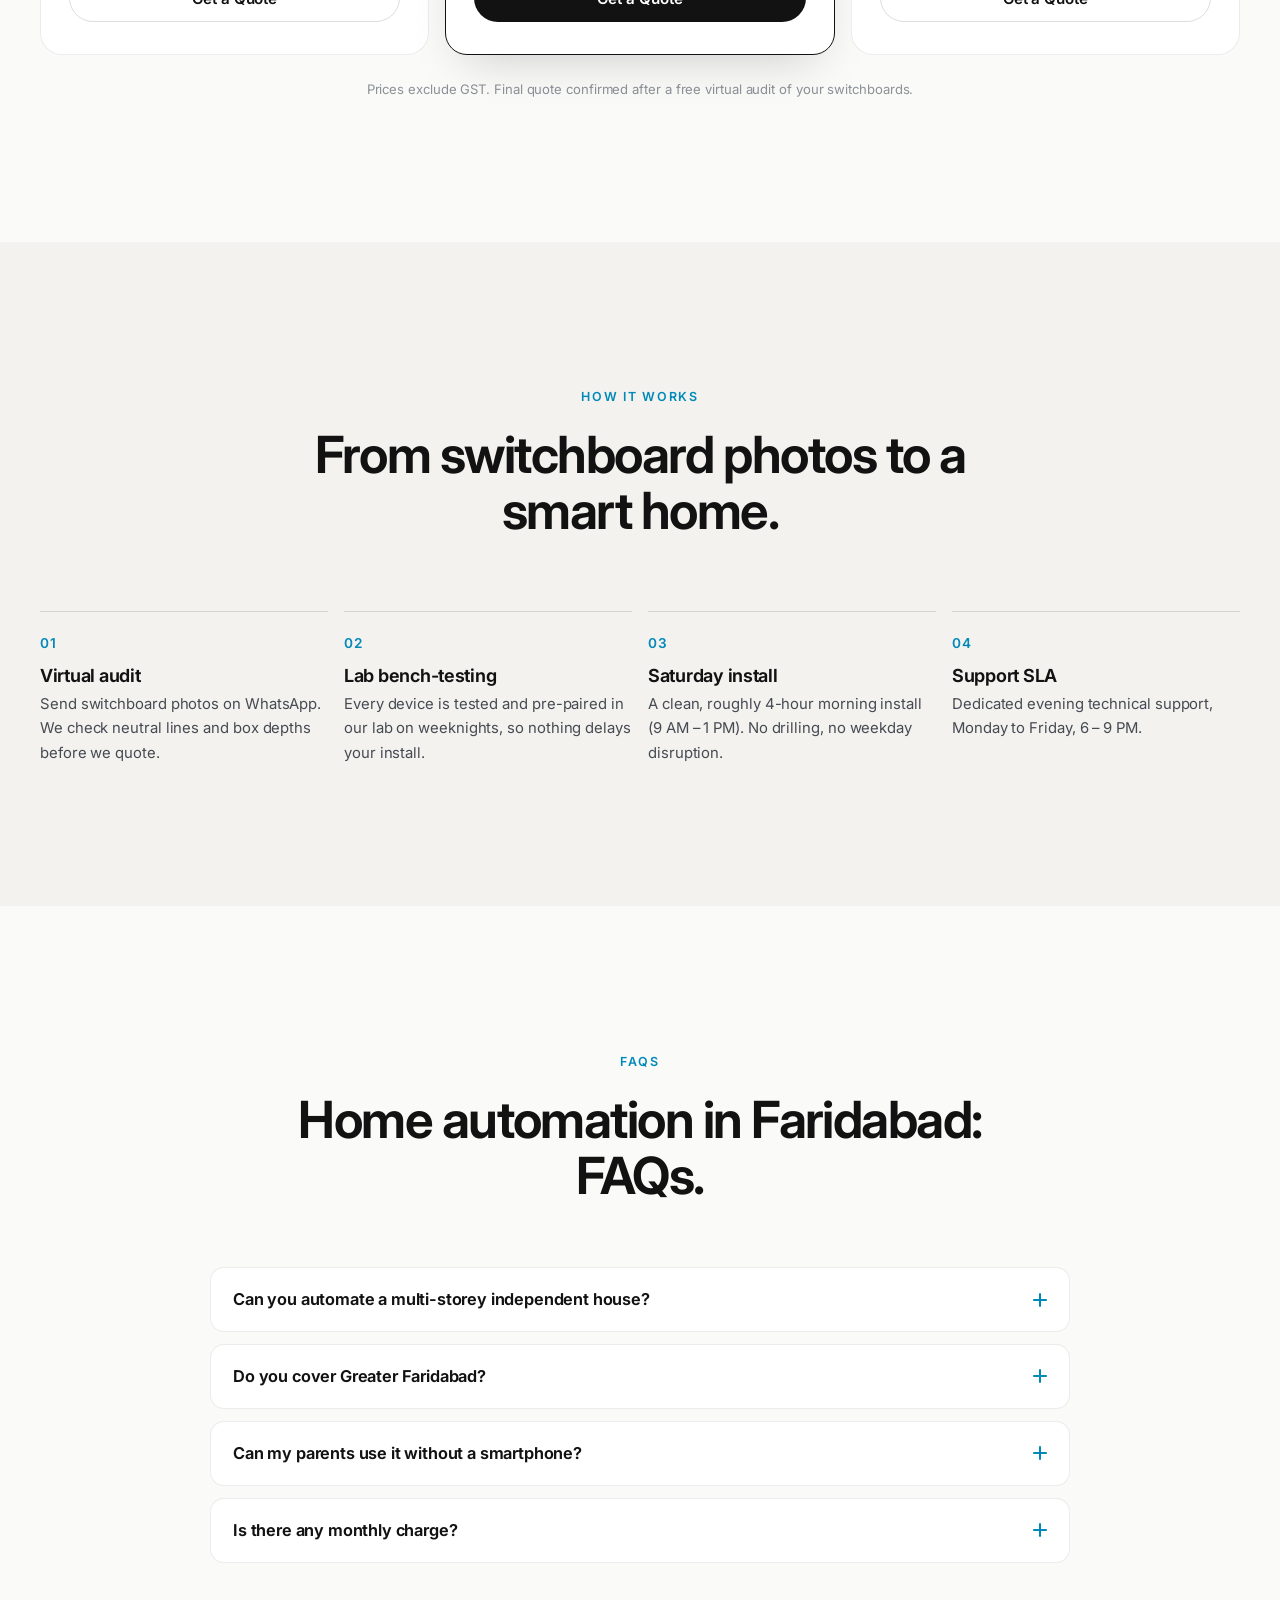
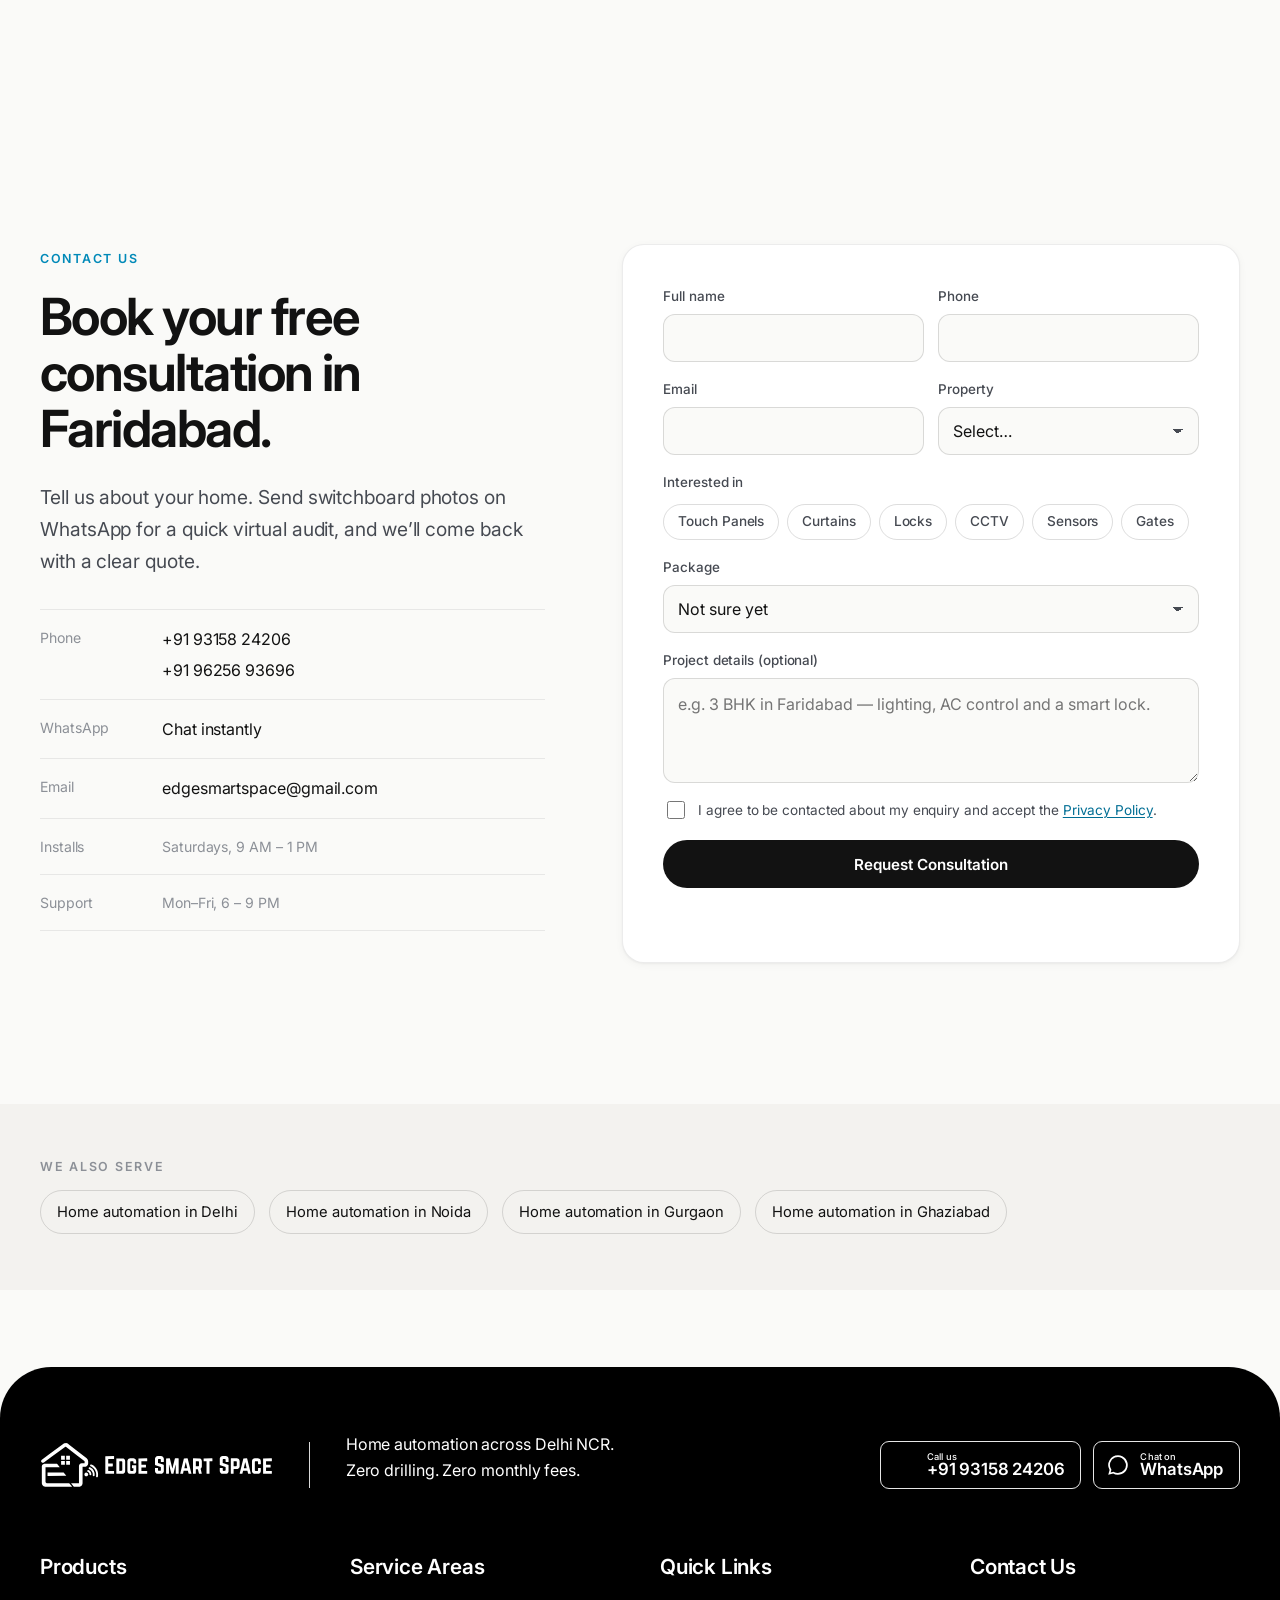
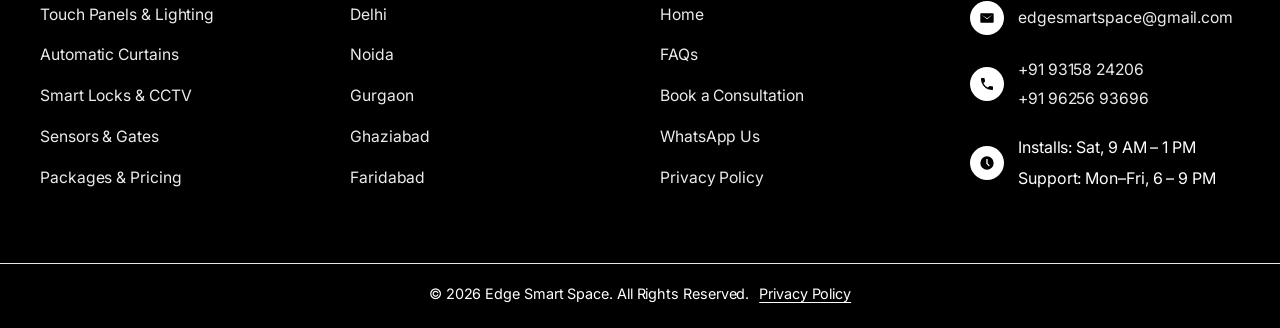
<file: home-automation-faridabad/index.html>
<!doctype html>
<html lang="en-IN" data-theme="light" class="no-js">
<head>
<meta charset="utf-8">
<meta name="viewport" content="width=device-width, initial-scale=1, viewport-fit=cover">
<script>
  /* Light mode by default; remember the visitor's choice. Runs before paint (no flash). */
  (function (d) {
    var t = 'light';
    try { if (localStorage.getItem('ess-theme') === 'dark') t = 'dark'; } catch (e) {}
    d.setAttribute('data-theme', t);
    d.className = d.className.replace('no-js', 'js');
    if (window.matchMedia && matchMedia('(prefers-reduced-motion: reduce)').matches) d.className += ' no-motion';
  })(document.documentElement);
</script>
<title>Home Automation in Faridabad & Greater Faridabad — Edge Smart Space</title>
<meta name="description" content="Home automation in Faridabad for independent houses and new towers in Greater Faridabad. Smart lighting, locks, cameras and AC control from ₹24,999 + GST.">
<meta name="robots" content="index, follow, max-image-preview:large, max-snippet:-1">
<meta name="theme-color" content="#FAFAF8" media="(prefers-color-scheme: light)">
<meta name="theme-color" content="#0B0B0C" media="(prefers-color-scheme: dark)">
<link rel="canonical" href="https://edgesmartspace.com/home-automation-faridabad/">
<meta name="geo.region" content="IN-DL">
<meta name="geo.placename" content="Delhi NCR">
<meta property="og:type" content="website">
<meta property="og:site_name" content="Edge Smart Space">
<meta property="og:title" content="Home Automation in Faridabad & Greater Faridabad — Edge Smart Space">
<meta property="og:description" content="Home automation in Faridabad for independent houses and new towers in Greater Faridabad. Smart lighting, locks, cameras and AC control from ₹24,999 + GST.">
<meta property="og:url" content="https://edgesmartspace.com/home-automation-faridabad/">
<meta property="og:image" content="https://edgesmartspace.com/assets/img/og-cover.jpg">
<meta property="og:image:width" content="1200">
<meta property="og:image:height" content="630">
<meta property="og:locale" content="en_IN">
<meta name="twitter:card" content="summary_large_image">
<meta name="twitter:title" content="Home Automation in Faridabad & Greater Faridabad — Edge Smart Space">
<meta name="twitter:description" content="Home automation in Faridabad for independent houses and new towers in Greater Faridabad. Smart lighting, locks, cameras and AC control from ₹24,999 + GST.">
<meta name="twitter:image" content="https://edgesmartspace.com/assets/img/og-cover.jpg">
<link rel="icon" href="../favicon.ico" sizes="48x48">
<link rel="icon" type="image/svg+xml" href="../assets/img/favicon.svg">
<link rel="icon" type="image/png" sizes="32x32" href="../assets/img/favicon-32.png">
<link rel="apple-touch-icon" sizes="180x180" href="../assets/img/apple-touch-icon.png">
<link rel="manifest" href="../site.webmanifest">
<link rel="preconnect" href="https://fonts.googleapis.com">
<link rel="preconnect" href="https://fonts.gstatic.com" crossorigin>
<link rel="preload" as="style" href="https://fonts.googleapis.com/css2?family=Inter:wght@400..700&display=swap" onload="this.onload=null;this.rel='stylesheet'">
<noscript><link rel="stylesheet" href="https://fonts.googleapis.com/css2?family=Inter:wght@400..700&display=swap"></noscript>
<link rel="preload" as="image" href="../assets/img/render/curtain-1280-15.webp" media="(min-width: 601px)" fetchpriority="high">
<link rel="stylesheet" href="../assets/css/style.css?v=20261028a">
<script type="application/ld+json">{"@context":"https://schema.org","@graph":[{"@type":["HomeAndConstructionBusiness","LocalBusiness"],"@id":"https://edgesmartspace.com/#business","name":"Edge Smart Space","description":"Home automation company in Delhi NCR: zero-drill smart lighting, climate control, smart locks, cameras and motorised curtains for apartments, builder floors and villas.","url":"https://edgesmartspace.com/","email":"edgesmartspace@gmail.com","telephone":"+91 93158 24206","image":"https://edgesmartspace.com/assets/img/og-cover.jpg","logo":"https://edgesmartspace.com/assets/img/logo/logo-stacked@2x.png","priceRange":"₹24,999 – ₹74,999+","currenciesAccepted":"INR","address":{"@type":"PostalAddress","addressLocality":"New Delhi","addressRegion":"Delhi","addressCountry":"IN"},"areaServed":[{"@type":"City","name":"Delhi"},{"@type":"City","name":"Noida"},{"@type":"City","name":"Greater Noida"},{"@type":"City","name":"Gurugram"},{"@type":"City","name":"Ghaziabad"},{"@type":"City","name":"Faridabad"},{"@type":"AdministrativeArea","name":"Delhi NCR"}],"contactPoint":[{"@type":"ContactPoint","telephone":"+91 93158 24206","contactType":"sales","areaServed":"IN","availableLanguage":["en","hi"]},{"@type":"ContactPoint","telephone":"+91 96256 93696","contactType":"customer support","areaServed":"IN","availableLanguage":["en","hi"]}],"knowsAbout":["Home automation","Smart home installation","Smart lighting","Smart door locks","CCTV cameras","Motorised curtains","Google Home","Amazon Alexa"],"hasOfferCatalog":{"@type":"OfferCatalog","name":"Home automation packages","itemListElement":[{"@type":"Offer","name":"1 BHK Starter Suite","price":24999,"priceCurrency":"INR","priceSpecification":{"@type":"PriceSpecification","price":24999,"priceCurrency":"INR","valueAddedTaxIncluded":false},"itemOffered":{"@type":"Service","name":"1 BHK Starter Suite — home automation package","serviceType":"Home automation installation"}},{"@type":"Offer","name":"2 BHK Executive Suite","price":44999,"priceCurrency":"INR","priceSpecification":{"@type":"PriceSpecification","price":44999,"priceCurrency":"INR","valueAddedTaxIncluded":false},"itemOffered":{"@type":"Service","name":"2 BHK Executive Suite — home automation package","serviceType":"Home automation installation"}},{"@type":"Offer","name":"3 BHK Luxury Penthouse","price":74999,"priceCurrency":"INR","priceSpecification":{"@type":"PriceSpecification","price":74999,"priceCurrency":"INR","valueAddedTaxIncluded":false},"itemOffered":{"@type":"Service","name":"3 BHK Luxury Penthouse — home automation package","serviceType":"Home automation installation"}}]}},{"@type":"Service","@id":"https://edgesmartspace.com/home-automation-faridabad/#service","name":"Home automation in Faridabad","serviceType":"Home automation installation","provider":{"@id":"https://edgesmartspace.com/#business"},"areaServed":{"@type":"City","name":"Faridabad","alternateName":"Greater Faridabad"},"url":"https://edgesmartspace.com/home-automation-faridabad/","description":"Home automation in Faridabad for independent houses and new towers in Greater Faridabad. Smart lighting, locks, cameras and AC control from ₹24,999 + GST.","offers":[{"@type":"Offer","name":"1 BHK Starter Suite","price":24999,"priceCurrency":"INR","url":"https://edgesmartspace.com/home-automation-faridabad/#pricing"},{"@type":"Offer","name":"2 BHK Executive Suite","price":44999,"priceCurrency":"INR","url":"https://edgesmartspace.com/home-automation-faridabad/#pricing"},{"@type":"Offer","name":"3 BHK Luxury Penthouse","price":74999,"priceCurrency":"INR","url":"https://edgesmartspace.com/home-automation-faridabad/#pricing"}]},{"@type":"WebPage","@id":"https://edgesmartspace.com/home-automation-faridabad/#webpage","url":"https://edgesmartspace.com/home-automation-faridabad/","name":"Home Automation in Faridabad & Greater Faridabad — Edge Smart Space","description":"Home automation in Faridabad for independent houses and new towers in Greater Faridabad. Smart lighting, locks, cameras and AC control from ₹24,999 + GST.","inLanguage":"en-IN","isPartOf":{"@id":"https://edgesmartspace.com/#website"}},{"@type":"BreadcrumbList","itemListElement":[{"@type":"ListItem","position":1,"name":"Home","item":"https://edgesmartspace.com/"},{"@type":"ListItem","position":2,"name":"Home automation in Faridabad","item":"https://edgesmartspace.com/home-automation-faridabad/"}]},{"@type":"FAQPage","@id":"https://edgesmartspace.com/home-automation-faridabad/#faq","mainEntity":[{"@type":"Question","name":"Can you automate a multi-storey independent house?","acceptedAnswer":{"@type":"Answer","text":"Yes. Each floor can be set up separately and the house is quoted after a free virtual audit of your switchboards."}},{"@type":"Question","name":"Do you cover Greater Faridabad?","acceptedAnswer":{"@type":"Answer","text":"Yes, including the Neharpar sectors and new societies along the Sectors 75–89 corridor."}},{"@type":"Question","name":"Can my parents use it without a smartphone?","acceptedAnswer":{"@type":"Answer","text":"Yes. Voice commands through Alexa or Google, and the regular switches on the wall keep working too."}},{"@type":"Question","name":"Is there any monthly charge?","acceptedAnswer":{"@type":"Answer","text":"No. There are no cloud subscriptions — camera and doorbell footage is stored locally and encrypted."}}]}]}</script>
</head>
<body class="subpage">
<svg width="0" height="0" style="position:absolute" aria-hidden="true" focusable="false"><defs><linearGradient id="essLogoGrad" x1="0" y1="0" x2="1" y2="1"><stop offset="0" class="lg-s1"/><stop offset="1" class="lg-s2"/></linearGradient></defs><symbol id="ess-logo" viewBox="-8 -8 2327 460"><g transform="translate(-143 -17)"><path class="lg-h" d="M149 191.7 L146.7 196.3 L146 199 L146 203.3 L147.3 207.7 L151.3 212.3 L157.7 215.3 L164 216 L169 215.3 L177 212 L254.3 154.7 L385.3 60 L390.3 57.3 L394.7 57.7 L396.7 58.7 L515.7 151.3 L578.3 198.7 L581 201.7 L581 220.3 L580.3 221 L552.3 221.3 L542.3 224 L536.7 227.3 L531.3 232.3 L528.7 236.3 L526 242.3 L524.7 249 L524.7 420.7 L523.7 421.7 L447 422 L447 423 L471.3 453 L474.7 456.3 L528.7 456.3 L532.3 455.7 L538.7 453.7 L545 450 L550.7 445.3 L555.7 438.7 L559.3 429.7 L560.7 421.7 L560.7 256.7 L562 255.7 L589.3 255.7 L596.7 253.3 L600.7 251.3 L608.7 244.7 L612 240 L615.7 231 L616.7 225 L616.7 200.3 L614.3 190.3 L611.7 184 L609.3 180.3 L601.7 172 L472 71.7 L430 38.3 L412 25 L405.7 22 L395.3 19.7 L385.3 20.3 L378.7 22.3 L373.3 25 L220 137.7 L153.7 187Z"/><path class="lg-d" d="M210.3 313.7 L210.3 347.3 L211 348 L397.7 347.7 L392 339.3 L371 313 L211 313Z M158.7 238.7 L155 245 L153.3 252 L153.3 421.3 L155.3 430.3 L159.3 438.3 L163 443.3 L171 450.3 L179.3 454.3 L188 456.3 L455.3 456.3 L455 455 L429.3 424 L426.7 421.7 L205.3 421.7 L202.3 421 L198.3 419 L193 413.7 L191.3 410.3 L190 404.7 L190.3 262.3 L191.3 261.7 L332.7 261.7 L332.7 260.7 L307.7 229.3 L304.3 226.3 L179 226.7 L167.3 230.7 L162.3 234.3Z M397.3 199 L396.7 199.7 L397 237 L434 237.3 L434.7 236.3 L434.7 199.3Z M346 199 L346 237 L383 237.3 L383.7 236.7 L383.7 199.3Z M397.3 147.3 L396.7 148.7 L397 185 L398 185.7 L434.3 185.3 L434.3 147.7Z M346.3 147.3 L345.7 148.3 L346 185.3 L383.3 185.3 L383.3 147.7Z"/><path class="lg-w" d="M596 315 L589.3 317 L586.3 319 L583 322.3 L581 325.3 L579.7 329 L579.3 336.7 L581 342.3 L585.3 348 L592 351.7 L596.3 352.7 L599.7 352.7 L604.7 351.3 L608 349.7 L613 345 L616 339.3 L616.7 336.7 L616.7 330.7 L614.3 324.7 L609 318.7 L603 315.7Z"/><path class="lg-w lg-p lg-a0" d="M612.3 289.3 L609.3 293 L607.3 298 L607.3 300 L608.7 303.7 L610.3 305.7 L616.7 308.7 L619.3 310.7 L624.7 316 L627 320 L629.3 326 L630 334.7 L631.7 338.3 L633.7 340 L638.3 341.7 L641.3 341.3 L644.7 340 L647.3 337.3 L648.3 335 L648 325.3 L644.7 314 L639.3 304.7 L632 296.7 L624.7 291.3 L617.7 288.3 L614.7 288.3Z"/><path class="lg-w lg-p lg-a1" d="M626.3 262.3 L623.3 266 L621.7 270 L621.7 273.3 L622.7 276 L625.3 278.7 L634.3 283 L642 288.7 L650.7 298 L658 310.3 L661 318.3 L663 327.7 L662.7 343.3 L663.7 346.3 L667.3 349.7 L670.7 350.7 L673 350.7 L677.7 349 L680 346.7 L681.3 343.7 L681.3 326 L678.3 311 L671.3 294.7 L663 282.7 L655.7 275 L650.3 270.7 L640.3 264.3 L633.3 261.3 L629.3 261Z"/><path class="lg-w lg-p lg-a2" d="M641.3 234 L638.3 237.3 L636 242.7 L636 245.3 L637.3 249 L638.7 250.3 L643.3 252 L654.7 258 L667.3 268 L677.3 279 L685.7 291.7 L691 303 L694 311.7 L696 320.7 L697 328.3 L697 341.7 L695.7 350.7 L696 356 L696.7 357.3 L700.7 360.7 L702.7 361.3 L707.3 361.3 L709.3 360.7 L712 358.7 L714 355 L715.7 338.7 L715.3 326.3 L713.7 314 L710.7 302 L705.7 289.3 L701.3 280.7 L694 269.3 L689.3 263.3 L680.3 254 L673 247.7 L661.3 239.7 L648.7 233.3 L643.7 233Z"/></g><g transform="translate(645 133.2) scale(1.0590) translate(-138.7 -519.7)"><path class="lg-t" d="M1630.3 541 L1628.7 543.3 L1629 685.3 L1630.7 686.7 L1710.7 686.3 L1711.7 685.3 L1711.3 660.3 L1709 659.3 L1657.3 659.3 L1656.7 658.3 L1656.7 629.3 L1657.3 628.3 L1696.3 628.3 L1698.3 627.7 L1699.7 625 L1699.7 604 L1698.3 601.3 L1696.7 600.7 L1657 600.3 L1656.7 569.3 L1657.3 568.3 L1710 568 L1711.7 566.3 L1711.7 542.3 L1710.3 541 L1709 540.7Z M1542.7 542 L1535.7 545 L1530 550 L1526 557 L1524 564.7 L1524 662 L1525.3 668.7 L1528.3 675.3 L1533 680.7 L1535.3 682.3 L1543 685.7 L1548.7 686.7 L1582.7 686.7 L1588.3 685.7 L1591.3 684.7 L1598.3 680.7 L1601.7 677.3 L1605.7 670 L1607.7 658.7 L1607.3 633 L1605.3 631 L1583.7 631 L1582.3 631.7 L1581.3 633.7 L1581.3 653.7 L1579.7 657.7 L1577 659.7 L1574.3 660.3 L1558 660.3 L1554.3 659 L1552.3 657 L1551 653 L1551 574.3 L1552 571 L1554.3 568.7 L1556.7 567.7 L1576.7 568 L1580 570.7 L1581 572.7 L1581.3 593.7 L1582.3 595.7 L1585 596.7 L1605.3 596.3 L1607 595 L1607.7 593.3 L1607.7 569.7 L1605.7 557.7 L1601.7 550.3 L1598.3 547 L1594 544 L1586.3 541.3 L1581.3 540.7 L1550.3 540.7Z M1444.3 541 L1443 542 L1442 544.3 L1408 681.3 L1407.7 685.3 L1409 686.7 L1432.3 686.3 L1433.7 685 L1439.7 660 L1440.3 658.3 L1441.7 657.3 L1479 657.3 L1480 658 L1481 660.7 L1487 685 L1488.3 686.3 L1512.3 686.3 L1513 685.3 L1512.7 681 L1511.7 678.7 L1478.3 543 L1477 541.3 L1475 540.7Z M1460.3 577.7 L1461 578.3 L1473.3 632.7 L1472.7 633.3 L1448 633.3 L1447.3 632.7 L1447.7 629.3 L1458.7 582Z M1388.7 542 L1381.3 540.7 L1327 540.7 L1325 541.3 L1324 542.7 L1324 685 L1326 686.7 L1347.7 687 L1350.3 685.7 L1350.7 642.7 L1351.7 641.7 L1380.3 641.7 L1387 640.7 L1392.7 638.7 L1398.3 635 L1402.3 630.7 L1404.7 626.3 L1406.3 621.7 L1407.3 615 L1407.3 568.3 L1406.7 562.3 L1404.7 555.7 L1400.7 549.3 L1395.7 545Z M1351.3 567.7 L1373.7 567.3 L1376.3 568 L1379 570.3 L1380.3 574.3 L1380.3 608 L1379 611.7 L1377.3 613.3 L1374.3 614.7 L1351.7 615 L1350.7 614 L1350.7 568.7Z M1068.7 541 L1067 543 L1067.3 566.7 L1068.3 567.7 L1070 568 L1093.7 568 L1094.7 569 L1094.7 684.7 L1096.3 686.7 L1121 686.7 L1122.7 685 L1122.7 569 L1123.3 568 L1149 567.7 L1150.3 566 L1150.3 543 L1149.3 541.3 L1147.3 540.7Z M968 541.3 L967 542.7 L967 685 L969 686.7 L991.7 686.7 L993.3 685.7 L993.7 643.7 L994.7 642.7 L1012 642.7 L1013 643.7 L1023 685 L1025 686.7 L1048.3 686.3 L1049.7 684.7 L1049.7 683.3 L1038.7 638.3 L1044.7 632.7 L1047.3 628.3 L1049.7 621.3 L1050.3 616 L1050.3 568.3 L1049.7 562.3 L1046.7 553.7 L1043.7 549.3 L1038.7 545 L1034.7 543 L1027 541 L970 540.7Z M994.3 567.3 L1016.7 567.3 L1018.7 567.7 L1022 570.3 L1023.3 574.3 L1023.3 609 L1022 612.7 L1020 614.7 L1016 616 L994.7 616 L993.7 615 L993.7 568.3Z M883 541 L881 543.3 L847 680.3 L846.3 685.3 L847.7 686.7 L870.3 686.7 L871.7 686 L873.7 681 L878.7 659 L879.7 657.7 L917.7 657.3 L919.3 659.3 L925 682.7 L927 686.3 L950.3 686.7 L951.7 685.7 L951.7 682 L950.7 679.7 L917.3 543.7 L915.3 541 L914 540.7Z M899.3 578 L912 632.7 L911.3 633.3 L886.3 633.3 L886 631.7 L897.7 580.7Z M714.7 541 L713 542.7 L712.7 544 L713 684.7 L715.3 686.7 L737.3 686.7 L739.7 684.7 L740 601.3 L741.3 600.7 L742 601.3 L753 649 L762 685 L764.3 686.7 L779.7 686.7 L781 686 L782.7 683.7 L801.7 602.7 L802.3 601 L803.7 600.7 L804 683.7 L806.7 686.7 L829.7 686.3 L831.7 683.3 L831.7 544 L831 542.3 L829.7 541 L828 540.7 L799.7 540.7 L797.3 541.3 L796 542.7 L781 601.3 L773 635.3 L772.3 636 L770.7 632.7 L748.7 543.3 L747.3 541.7 L744.7 540.7Z M453.3 541 L451.7 543.3 L452 685.3 L453.7 686.7 L533.7 686.3 L534.7 685.3 L534.3 660.3 L532 659.3 L480.3 659.3 L479.7 658.3 L479.7 629.3 L480.3 628.3 L519.3 628.3 L521.3 627.7 L522.7 625 L522.7 604 L521.3 601.3 L519.7 600.7 L480 600.3 L479.7 569.3 L480.3 568.3 L533 568 L534.7 566.3 L534.7 542.3 L533.3 541 L532 540.7Z M366 542 L359 545 L353.7 549.7 L351.3 553 L349 558 L347.3 566.3 L347.3 660 L349 669.3 L351.3 674.7 L356 680.3 L359.3 682.7 L366.3 685.7 L372 686.7 L406 686.7 L411.7 685.7 L418.7 682.7 L424.3 678 L427.7 673 L429.7 667.3 L430.7 662.3 L430.7 607.3 L429.3 606 L427.7 605.7 L393.3 605.7 L391.3 606.3 L390.3 609 L390.7 631.3 L391.7 632.7 L393.7 633.3 L404 633.3 L404.7 634 L404.3 655 L401.3 659 L398.7 660 L380.3 660 L377.7 659 L375 656 L374.3 653 L374.3 574 L375.7 570.3 L379 567.7 L400 567.7 L403 570 L404.3 572.7 L404.7 586.7 L406 589 L428.3 589.3 L430.7 587.3 L430.7 566.3 L429.3 559 L425.7 551.3 L422 547.3 L417.3 544 L412 542 L404.7 540.7 L373.3 540.7Z M244.3 541 L243 542.7 L243 685 L244.7 686.7 L301.3 686.7 L308.3 685.3 L312.3 683.7 L318.3 679.7 L321.7 675.7 L324.7 669.3 L326.3 660.3 L326.3 568.7 L325.3 561 L322.7 553.7 L319.7 549.3 L314.3 545 L310.7 543 L303 541Z M272 568 L293.7 568.3 L297.3 571 L299 575 L299 652.7 L297.7 656 L293.7 659 L272 659.3 L271 658.3 L271 569Z M1238.3 521 L1231.3 524 L1226 528.7 L1222 535 L1220.3 540.3 L1219.7 545 L1220 602 L1221 604 L1224.7 606.7 L1274 622.7 L1275 623.7 L1275 651.7 L1273.3 656.3 L1269.7 659 L1254.7 659.3 L1252.3 658.7 L1249.7 656.7 L1248 653.3 L1247.7 633 L1246.7 632 L1244.7 631.3 L1222.7 631.3 L1220.7 632 L1219.7 634 L1219.7 660.3 L1221 668.3 L1224 675.3 L1228 680 L1231.7 682.7 L1238.7 685.7 L1244.3 686.7 L1278 686.7 L1284 685.7 L1291 682.7 L1296.7 678 L1300.7 671.3 L1302.7 664.3 L1302.7 605.3 L1299.7 601.7 L1297 600.3 L1248.7 584.7 L1247.7 583.3 L1247.7 555 L1249.3 550 L1253.3 547.3 L1267.7 547 L1270.7 547.7 L1273.7 550.3 L1274.7 553 L1275 573.3 L1276.3 574.7 L1301.7 574.7 L1303 572.7 L1303 547 L1301.7 538.3 L1299.3 532.7 L1296.7 528.7 L1291.3 524 L1284.3 521 L1277 519.7 L1245.7 519.7Z M626.7 521 L619.3 524.3 L613.7 529.7 L611 534 L609 539.7 L608 545.7 L608.3 601.3 L609.3 603.7 L613.3 606.7 L662.7 622.7 L663.3 623.7 L663.3 652.3 L663 654.3 L661.3 657 L658 659 L641.7 659 L639.7 658 L636.7 654.3 L636.3 633.7 L635.3 632 L633.3 631.3 L610 631.7 L608.7 632.7 L608 634.3 L608 658.7 L609 666.7 L611 672.3 L614 677.3 L617.7 681 L626 685.3 L633 686.7 L666.7 686.7 L673.7 685.3 L680 682.3 L685.7 677.3 L688.7 672.3 L690.7 666.7 L691.7 659.7 L691.3 606 L688.7 602 L684.7 600 L637 584.7 L636.3 583.7 L636.3 554 L637.7 550.3 L641.7 547.3 L656.3 547 L659 547.7 L662 550 L663 552 L663.3 572.7 L664.7 574.7 L690 574.7 L691 574 L691.7 572.3 L691.7 548 L690.7 540 L688.7 534.3 L685.7 529.3 L679.3 523.7 L673 521 L665.3 519.7 L634.3 519.7Z M140.3 520 L138.7 522.3 L139 685.3 L140.7 686.7 L220 686.7 L221.7 685.3 L221.3 660.3 L219 659.3 L167 659.3 L166.3 658.7 L166.3 617.7 L167 617 L206.3 617 L208 616.3 L209.7 613.7 L209.7 592.7 L208 589.7 L206 589 L168 589.3 L166.3 588.3 L166.3 548 L167 547.3 L220 547 L221.7 545.3 L221.7 521.3 L220.3 520 L219 519.7Z"/></g></symbol></svg>
<a class="skip-link" href="#main">Skip to content</a>

<header class="site-header" id="siteHeader">
  <div class="container nav-wrap">
    <a href="../" class="brand" aria-label="Edge Smart Space — home">
      <svg role="img" aria-label="Edge Smart Space"><use href="#ess-logo"/></svg>
    </a>
    <nav class="main-nav" id="mainNav" aria-label="Primary">
      <ul>
        <li><a href="../">Home</a></li>
        <li><a href="../#products">Products</a></li>
        <li><a href="../#areas">Service Areas</a></li>
        <li><a href="../#pricing">Pricing</a></li>
        <li><a href="#contact">Contact Us</a></li>
      </ul>
      <div class="nav-foot">
        <a href="#contact" class="btn btn-block">Book Consultation</a>
        <p>Or call <a href="tel:+919315824206">+91 93158 24206</a></p>
      </div>
    </nav>
    <div class="nav-actions">
      <button class="theme-switch" id="themeSwitch" type="button" role="switch" aria-checked="false" aria-label="Dark mode">
        <svg class="i-sun" viewBox="0 0 24 24" fill="none" stroke="currentColor" stroke-width="2" stroke-linecap="round" aria-hidden="true"><circle cx="12" cy="12" r="4"/><path d="M12 2v2M12 20v2M4.9 4.9l1.4 1.4M17.7 17.7l1.4 1.4M2 12h2M20 12h2M4.9 19.1l1.4-1.4M17.7 6.3l1.4-1.4"/></svg>
        <svg class="i-moon" viewBox="0 0 24 24" fill="none" stroke="currentColor" stroke-width="2" stroke-linecap="round" stroke-linejoin="round" aria-hidden="true"><path d="M21 12.8A9 9 0 1 1 11.2 3a7 7 0 0 0 9.8 9.8z"/></svg>
        <span class="knob" aria-hidden="true"></span>
      </button>
      <a href="#contact" class="btn btn-primary btn-sm nav-cta">Book Consultation</a>
      <button class="nav-toggle" id="navToggle" type="button" aria-label="Open menu" aria-expanded="false" aria-controls="mainNav"><span></span><span></span></button>
    </div>
  </div>
</header>

<main id="main">
<section class="city-hero" aria-labelledby="city-title">
  <div class="container city-hero-grid">
    <div class="city-copy">
      <nav class="crumbs" aria-label="Breadcrumb"><a href="../">Home</a><span aria-hidden="true">/</span><span aria-current="page">Faridabad</span></nav>
      <p class="eyebrow">Edge Smart Space · Faridabad</p>
      <h1 id="city-title">Home automation in Faridabad</h1>
      <p class="lead">Smart lighting, climate and security for Faridabad’s independent houses and the new towers of Greater Faridabad.</p>
      <div class="hero-ctas">
        <a href="#contact" class="btn btn-primary">Book free consultation</a>
        <a href="tel:+919315824206" class="btn btn-ghost">Call +91 93158 24206</a>
      </div>
      <ul class="hero-trust" aria-label="Highlights">
        <li>From ₹24,999 + GST</li><li>Zero drilling</li><li>No monthly fees</li>
      </ul>
    </div>
    <figure class="city-photo">
      <img src="../assets/img/render/curtain-1280-15.webp" srcset="../assets/img/render/curtain-720-15.webp 960w, ../assets/img/render/curtain-1280-15.webp 1600w" sizes="(max-width: 900px) 100vw, 600px" width="1600" height="900" fetchpriority="high" decoding="async" alt="Smart living room in a Faridabad home dimmed for a movie scene">
    </figure>
  </div>
</section>

<section class="section" aria-labelledby="why-title">
  <div class="container split city-split">
    <div class="rv city-intro">
      <p class="eyebrow">Smart homes in Faridabad</p>
      <h2 id="why-title">Why Faridabad homes choose Edge Smart Space.</h2>
      <p>Faridabad mixes multi-storey independent houses in established sectors with new high-rise societies in Greater Faridabad (Neharpar). Independent houses often need more than one floor, a main gate and perimeter cameras; new flats usually just need the essentials done neatly before move-in.</p><p>Either way, the installation is zero-drill, runs in Google Home or Alexa, and has no monthly fees.</p>
    </div>
    <div class="city-points"><article class="card rv" style="--d:0.00s"><h3>Independent houses</h3><p>Automate floor by floor, add the main gate and cover the perimeter with cameras — quoted after a free virtual audit.</p></article><article class="card rv" style="--d:0.05s"><h3>New towers, ready before move-in</h3><p>For fresh possession in Greater Faridabad we can set everything up before you move in, so day one already works.</p></article><article class="card rv" style="--d:0.10s"><h3>Easier for elderly parents</h3><p>Voice control of lights, fans and AC — and a door camera to see who is at the gate without walking down.</p></article></div>
  </div>
</section>

<section class="section section-alt" aria-labelledby="areas-title">
  <div class="container">
    <div class="sec-head rv">
      <p class="eyebrow">Coverage</p>
      <h2 id="areas-title">Areas we cover in Faridabad.</h2>
      <p class="lead">Not on the list? We cover all of Faridabad — message us on WhatsApp with your locality.</p>
    </div>
    <ul class="locality-list rv"><li>Sector 14</li><li>Sector 15</li><li>Sector 16</li><li>Sector 21</li><li>Sector 28</li><li>Sector 37</li><li>Greater Faridabad (Neharpar)</li><li>Sectors 75–89</li><li>NIT Faridabad</li><li>Old Faridabad</li><li>Surajkund</li></ul>
  </div>
</section>

<section class="section" id="pricing" aria-labelledby="price-title">
  <div class="container">
    <div class="sec-head center rv">
      <p class="eyebrow">Packages</p>
      <h2 id="price-title">Home automation packages in Faridabad.</h2>
      <p class="lead">The same fixed prices across Delhi NCR, installed on a Saturday morning.</p>
    </div>
    <div class="plans">
      <article class="plan rv" style="--d:0.00s">
        
        <p class="plan-tier">Starter</p><h3>1 BHK Starter Suite</h3><p class="plan-fit">Compact flats & studio apartments</p>
        <p class="plan-price"><b>₹24,999</b> <small>+ GST</small></p>
        <ul><li><b>8 switch channels</b> — 2 concealed in-wall nodes</li><li><b>Smart IR climate</b> — voice control for 1 split AC &amp; TV</li><li><b>16A high-load node</b> — geyser scheduling</li><li><b>Tapo 360° security cam</b> — balcony AI monitoring</li><li><b>Dedicated IoT mesh core</b> — isolated 2.4 GHz network</li><li><b>Saturday turnkey install</b> — about 4 hours</li></ul>
        <a href="#contact" class="btn btn-ghost" data-plan="1 BHK Starter Suite">Get a Quote</a>
      </article>
      <article class="plan featured rv" style="--d:0.06s">
        <span class="badge">Most popular</span>
        <p class="plan-tier">Executive</p><h3>2 BHK Executive Suite</h3><p class="plan-fit">Lifestyle, climate &amp; keyless security upgrade</p>
        <p class="plan-price"><b>₹44,999</b> <small>+ GST</small></p>
        <ul><li><b>14 switch channels</b> — 4 modular in-wall nodes</li><li><b>Biometric smart door lock</b> — fingerprint &amp; keypad</li><li><b>Smart IR blaster</b> — living-room AC/TV automation</li><li><b>Tapo 360° AI security</b> — local storage</li><li><b>Google Nest Hub (Gen 2)</b> — 7″ smart display</li><li><b>Wi-Fi 6 dedicated core</b> — no switch dropouts</li><li><b>Custom routines</b> — “Movie Night”, “All Off”</li></ul>
        <a href="#contact" class="btn btn-primary" data-plan="2 BHK Executive Suite">Get a Quote</a>
      </article>
      <article class="plan rv" style="--d:0.12s">
        
        <p class="plan-tier">Luxury</p><h3>3 BHK Luxury Penthouse</h3><p class="plan-fit">Whole-home automation, motorisation &amp; perimeter security</p>
        <p class="plan-price"><b>₹74,999</b> <small>+ GST</small></p>
        <ul><li><b>Whole-flat lighting</b> — 7 nodes, up to 24 circuits</li><li><b>Smart lock + 2K doorbell</b> — dual visitor screening</li><li><b>Motorised drapes</b> — whisper-quiet DC motor</li><li><b>2× dual IR blasters</b> — living + master bedroom AC</li><li><b>Dual-node Wi-Fi 6 mesh</b> — wall-to-wall signal</li><li><b>Google Nest Hub display</b> — tabletop controller</li><li><b>Priority support SLA</b> — direct engineer line</li></ul>
        <a href="#contact" class="btn btn-ghost" data-plan="3 BHK Luxury Penthouse">Get a Quote</a>
      </article>
    </div>
    <p class="fine">Prices exclude GST. Final quote confirmed after a free virtual audit of your switchboards.</p>
  </div>
</section>

<section class="section section-alt" aria-labelledby="how-title">
  <div class="container">
    <div class="sec-head center rv"><p class="eyebrow">How it works</p><h2 id="how-title">From switchboard photos to a smart home.</h2></div>
    <ol class="steps"><li class="rv" style="--d:0.00s"><h3>Virtual audit</h3><p>Send switchboard photos on WhatsApp. We check neutral lines and box depths before we quote.</p></li><li class="rv" style="--d:0.05s"><h3>Lab bench-testing</h3><p>Every device is tested and pre-paired in our lab on weeknights, so nothing delays your install.</p></li><li class="rv" style="--d:0.10s"><h3>Saturday install</h3><p>A clean, roughly 4-hour morning install (9 AM – 1 PM). No drilling, no weekday disruption.</p></li><li class="rv" style="--d:0.15s"><h3>Support SLA</h3><p>Dedicated evening technical support, Monday to Friday, 6 – 9 PM.</p></li></ol>
  </div>
</section>

<section class="section" id="faq" aria-labelledby="faq-title">
  <div class="container narrow-faq">
    <div class="sec-head center rv"><p class="eyebrow">FAQs</p><h2 id="faq-title">Home automation in Faridabad: FAQs.</h2></div>
    <div class="faq"><details class="faq-item rv"><summary><h3>Can you automate a multi-storey independent house?</h3><span class="faq-ic" aria-hidden="true"></span></summary><p>Yes. Each floor can be set up separately and the house is quoted after a free virtual audit of your switchboards.</p></details><details class="faq-item rv"><summary><h3>Do you cover Greater Faridabad?</h3><span class="faq-ic" aria-hidden="true"></span></summary><p>Yes, including the Neharpar sectors and new societies along the Sectors 75–89 corridor.</p></details><details class="faq-item rv"><summary><h3>Can my parents use it without a smartphone?</h3><span class="faq-ic" aria-hidden="true"></span></summary><p>Yes. Voice commands through Alexa or Google, and the regular switches on the wall keep working too.</p></details><details class="faq-item rv"><summary><h3>Is there any monthly charge?</h3><span class="faq-ic" aria-hidden="true"></span></summary><p>No. There are no cloud subscriptions — camera and doorbell footage is stored locally and encrypted.</p></details></div>
  </div>
</section>

<section class="section" id="contact" aria-labelledby="contact-title">
  <div class="container contact-grid">
    <div class="rv">
      <p class="eyebrow">Contact Us</p>
      <h2 id="contact-title">Book your free consultation in Faridabad.</h2>
      <p class="lead">Tell us about your home. Send switchboard photos on WhatsApp for a quick virtual audit, and we’ll come back with a clear quote.</p>
      <ul class="contact-list">
        <li><span>Phone</span><span class="phones"><a href="tel:+919315824206">+91 93158 24206</a><a href="tel:+919625693696">+91 96256 93696</a></span></li>
        <li><span>WhatsApp</span><a class="wa-link" href="https://wa.me/919315824206" target="_blank" rel="noopener">Chat instantly</a></li>
        <li><span>Email</span><a href="mailto:edgesmartspace@gmail.com">edgesmartspace@gmail.com</a></li>
        <li><span>Installs</span><span class="phones"><span>Saturdays, 9 AM – 1 PM</span></span></li>
        <li><span>Support</span><span class="phones"><span>Mon–Fri, 6 – 9 PM</span></span></li>
      </ul>
    </div>
    <form class="form rv" id="contactForm" action="https://api.web3forms.com/submit" method="post" novalidate style="--d:.08s">
      <!-- Form delivery: Web3Forms → edgesmartspace@gmail.com -->
      <input type="hidden" name="access_key" value="3a620a35-3105-49df-82b5-f52b960713db">
      <input type="hidden" name="subject" value="New consultation request — Edge Smart Space website">
      <input type="hidden" name="from_name" value="Edge Smart Space Website">
      <input type="hidden" name="city" value="Faridabad">
      <div class="hp" aria-hidden="true"><label>Leave empty <input type="checkbox" name="botcheck" tabindex="-1" autocomplete="off"></label></div>
      <div class="field-row">
        <div class="field"><label for="f-name">Full name</label><input id="f-name" name="name" type="text" required autocomplete="name"><small class="err"></small></div>
        <div class="field"><label for="f-phone">Phone</label><input id="f-phone" name="phone" type="tel" required autocomplete="tel" inputmode="tel"><small class="err"></small></div>
      </div>
      <div class="field-row">
        <div class="field"><label for="f-email">Email</label><input id="f-email" name="email" type="email" required autocomplete="email"><small class="err"></small></div>
        <div class="field"><label for="f-property">Property</label>
          <select id="f-property" name="property" required><option value="">Select…</option><option>Apartment (1–2 BHK)</option><option>Apartment (3+ BHK)</option><option>Villa / Bungalow</option><option>New Construction</option><option>Office / Commercial</option></select><small class="err"></small></div>
      </div>
      <fieldset class="field"><legend>Interested in</legend>
        <div class="chips">
          <label class="chip"><input type="checkbox" name="interests[]" value="Touch Panels"><span>Touch Panels</span></label>
          <label class="chip"><input type="checkbox" name="interests[]" value="Automatic Curtains"><span>Curtains</span></label>
          <label class="chip"><input type="checkbox" name="interests[]" value="Smart Locks"><span>Locks</span></label>
          <label class="chip"><input type="checkbox" name="interests[]" value="CCTV"><span>CCTV</span></label>
          <label class="chip"><input type="checkbox" name="interests[]" value="Sensors"><span>Sensors</span></label>
          <label class="chip"><input type="checkbox" name="interests[]" value="Gate Automation"><span>Gates</span></label>
        </div>
      </fieldset>
      <div class="field"><label for="f-plan">Package</label>
        <select id="f-plan" name="plan"><option value="">Not sure yet</option><option>1 BHK Starter Suite</option><option>2 BHK Executive Suite</option><option>3 BHK Luxury Penthouse</option><option>Villa / custom quote</option></select></div>
      <div class="field"><label for="f-msg">Project details <span class="muted">(optional)</span></label><textarea id="f-msg" name="message" rows="3" placeholder="e.g. 3 BHK in Faridabad — lighting, AC control and a smart lock."></textarea></div>
      <label class="consent"><input type="checkbox" name="consent" value="1" required><span>I agree to be contacted about my enquiry and accept the <a href="../privacy/">Privacy Policy</a>.</span></label>
      <small class="err" id="consentErr"></small>
      <button type="submit" class="btn btn-primary btn-block" id="submitBtn"><span>Request Consultation</span><span class="spinner" aria-hidden="true"></span></button>
      <p class="form-status" id="formStatus" role="status" aria-live="polite"></p>
    </form>
  </div>
</section>

<section class="section section-alt nearby" aria-labelledby="nearby-title">
  <div class="container">
    <h2 id="nearby-title" class="sub-title">We also serve</h2>
    <ul class="nearby-list"><li><a href="../home-automation-delhi/">Home automation in Delhi</a></li><li><a href="../home-automation-noida/">Home automation in Noida</a></li><li><a href="../home-automation-gurgaon/">Home automation in Gurgaon</a></li><li><a href="../home-automation-ghaziabad/">Home automation in Ghaziabad</a></li></ul>
  </div>
</section>
</main>

<footer class="site-footer" aria-labelledby="footer-title">
  <h2 id="footer-title" class="sr-only">Edge Smart Space — home automation in Delhi NCR</h2>
  <div class="container">
    <div class="foot-top">
      <div class="foot-id">
        <a href="../" class="foot-logo" aria-label="Edge Smart Space — home"><svg role="img" aria-label="Edge Smart Space"><use href="#ess-logo"/></svg></a>
        <span class="foot-divider" aria-hidden="true"></span>
        <p class="foot-tag">Home automation across Delhi NCR.<br>Zero drilling. Zero monthly fees.</p>
      </div>
      <div class="foot-apps">
        <a class="app-badge" href="tel:+919315824206"><svg viewBox="0 0 24 24"><path d="M6.6 10.8a15.2 15.2 0 0 0 6.6 6.6l2.2-2.2a1 1 0 0 1 1-.25 11.4 11.4 0 0 0 3.6.6 1 1 0 0 1 1 1V20a1 1 0 0 1-1 1A17 17 0 0 1 3 4a1 1 0 0 1 1-1h3.5a1 1 0 0 1 1 1c0 1.2.2 2.5.6 3.6a1 1 0 0 1-.25 1z"/></svg><span><small>Call us</small>+91 93158 24206</span></a>
        <a class="app-badge wa-link" href="https://wa.me/919315824206" target="_blank" rel="noopener"><svg viewBox="0 0 32 32" aria-hidden="true"><path fill="currentColor" d="M16 3a13 13 0 0 0-11.2 19.6L3 29l6.6-1.7A13 13 0 1 0 16 3zm0 23.7a10.7 10.7 0 0 1-5.5-1.5l-.4-.2-3.9 1 1-3.8-.3-.4A10.7 10.7 0 1 1 16 26.7z"/></svg><span><small>Chat on</small>WhatsApp</span></a>
      </div>
    </div>
    <div class="foot-cols">
      <nav aria-label="Products"><h3>Products</h3><ul>
        <li><a href="../#touch-panels">Touch Panels &amp; Lighting</a></li>
        <li><a href="../#curtains">Automatic Curtains</a></li>
        <li><a href="../#security">Smart Locks &amp; CCTV</a></li>
        <li><a href="../#automation">Sensors &amp; Gates</a></li>
        <li><a href="../#pricing">Packages &amp; Pricing</a></li>
      </ul></nav>
      <nav aria-label="Service areas"><h3>Service Areas</h3><ul><li><a href="../home-automation-delhi/">Delhi</a></li><li><a href="../home-automation-noida/">Noida</a></li><li><a href="../home-automation-gurgaon/">Gurgaon</a></li><li><a href="../home-automation-ghaziabad/">Ghaziabad</a></li><li><a href="../home-automation-faridabad/">Faridabad</a></li></ul></nav>
      <nav aria-label="Quick links"><h3>Quick Links</h3><ul>
        <li><a href="../">Home</a></li>
        <li><a href="../#faq">FAQs</a></li>
        <li><a href="#contact">Book a Consultation</a></li>
        <li><a class="wa-link" href="https://wa.me/919315824206" target="_blank" rel="noopener">WhatsApp Us</a></li>
        <li><a href="../privacy/">Privacy Policy</a></li>
      </ul></nav>
      <div><h3>Contact Us</h3>
        <ul class="foot-contact">
          <li><span class="ci" aria-hidden="true"><svg viewBox="0 0 24 24"><path d="M3 5h18a1 1 0 0 1 1 1v12a1 1 0 0 1-1 1H3a1 1 0 0 1-1-1V6a1 1 0 0 1 1-1zm9 7.4L3.6 7v.2L12 14l8.4-6.8V7z"/></svg></span><a href="mailto:edgesmartspace@gmail.com">edgesmartspace@gmail.com</a></li>
          <li><span class="ci" aria-hidden="true"><svg viewBox="0 0 24 24"><path d="M6.6 10.8a15.2 15.2 0 0 0 6.6 6.6l2.2-2.2a1 1 0 0 1 1-.25 11.4 11.4 0 0 0 3.6.6 1 1 0 0 1 1 1V20a1 1 0 0 1-1 1A17 17 0 0 1 3 4a1 1 0 0 1 1-1h3.5a1 1 0 0 1 1 1c0 1.2.2 2.5.6 3.6a1 1 0 0 1-.25 1z"/></svg></span><span class="phones"><a href="tel:+919315824206">+91 93158 24206</a><a href="tel:+919625693696">+91 96256 93696</a></span></li>
          <li><span class="ci" aria-hidden="true"><svg viewBox="0 0 24 24"><path d="M12 2a10 10 0 1 0 0 20 10 10 0 0 0 0-20zm1 10.4 3.2 3.2-1.4 1.4L11 13.2V6h2z"/></svg></span><span class="phones"><span>Installs: Sat, 9 AM – 1 PM</span><span>Support: Mon–Fri, 6 – 9 PM</span></span></li>
        </ul>
      </div>
    </div>
  </div>
  <div class="foot-bar">
    <p>© <span id="year">2026</span> Edge Smart Space. All Rights Reserved. <a href="../privacy/">Privacy Policy</a></p>
  </div>
</footer>

<button class="to-top" id="toTop" type="button" aria-label="Back to top"><svg viewBox="0 0 24 24" aria-hidden="true"><path d="M12 19V5M5.5 11.5 12 5l6.5 6.5"/></svg></button>

<div class="wa" id="wa">
  <div class="wa-bubble" id="waBubble" role="dialog" aria-label="WhatsApp chat" hidden>
    <button class="wa-close" id="waClose" type="button" aria-label="Close">×</button>
    <p class="wa-title">Edge Smart Space</p>
    <p class="wa-sub">Typically replies within minutes</p>
    <div class="wa-msg">Hi there 👋 How can we help automate your home?</div>
    <a class="btn btn-wa wa-link" href="#" target="_blank" rel="noopener">Start Chat</a>
  </div>
  <button class="wa-fab" id="waFab" type="button" aria-label="Chat with us on WhatsApp" aria-controls="waBubble" aria-expanded="false">
    <svg viewBox="0 0 32 32" aria-hidden="true"><path fill="currentColor" d="M16 3a13 13 0 0 0-11.2 19.6L3 29l6.6-1.7A13 13 0 1 0 16 3zm0 23.7a10.7 10.7 0 0 1-5.5-1.5l-.4-.2-3.9 1 1-3.8-.3-.4A10.7 10.7 0 1 1 16 26.7zm5.9-8c-.3-.2-1.9-1-2.2-1s-.5-.2-.7.2-.8 1-1 1.2-.4.2-.7.1a8.8 8.8 0 0 1-4.4-3.8c-.3-.6.3-.5 1-1.7.1-.2 0-.4 0-.5l-1-2.4c-.3-.6-.5-.5-.7-.5h-.6a1.2 1.2 0 0 0-.9.4 3.6 3.6 0 0 0-1.1 2.7 6.4 6.4 0 0 0 1.3 3.3 14.4 14.4 0 0 0 5.5 4.9c2 .9 2.8 1 3.9.8a3.3 3.3 0 0 0 2.1-1.5 2.7 2.7 0 0 0 .2-1.5c-.1-.1-.3-.2-.7-.4z"/></svg>
  </button>
</div>

<script src="../assets/js/main.js?v=20261028a" defer></script>
</body>
</html>
</file>
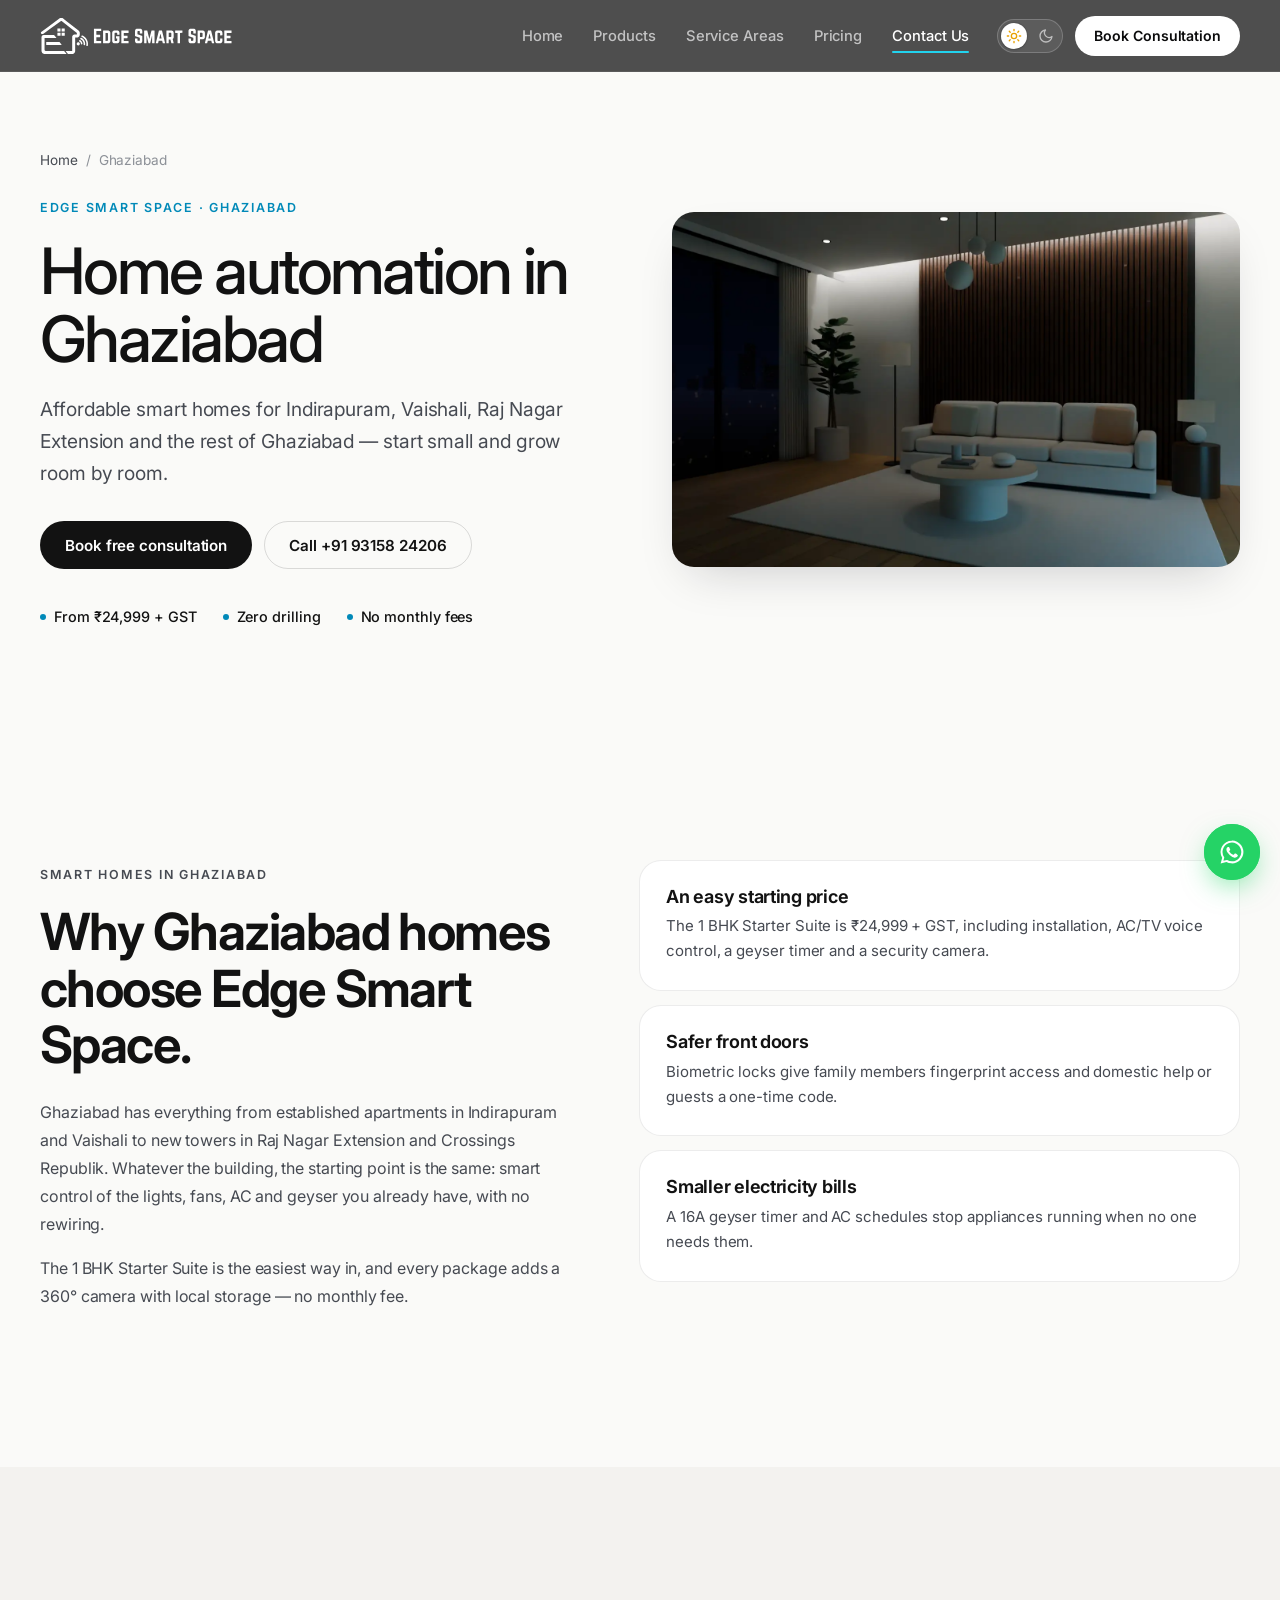
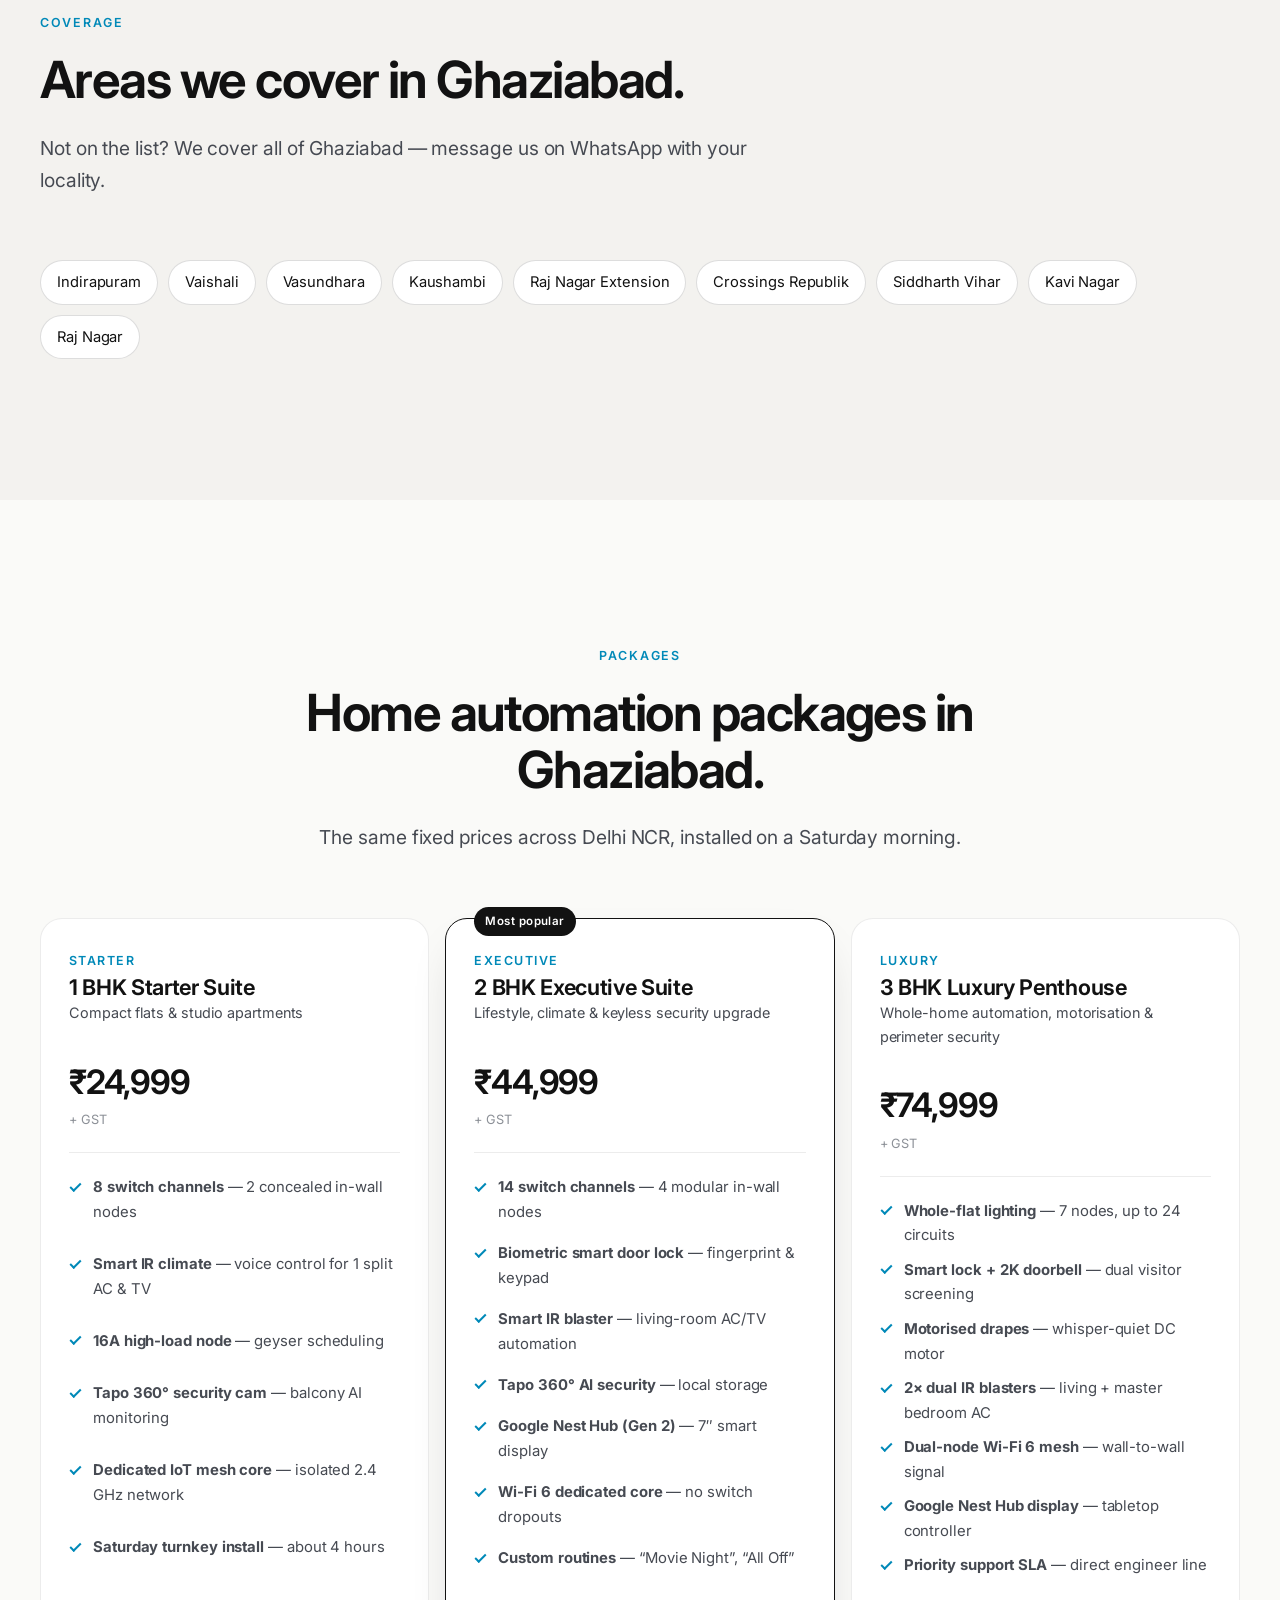
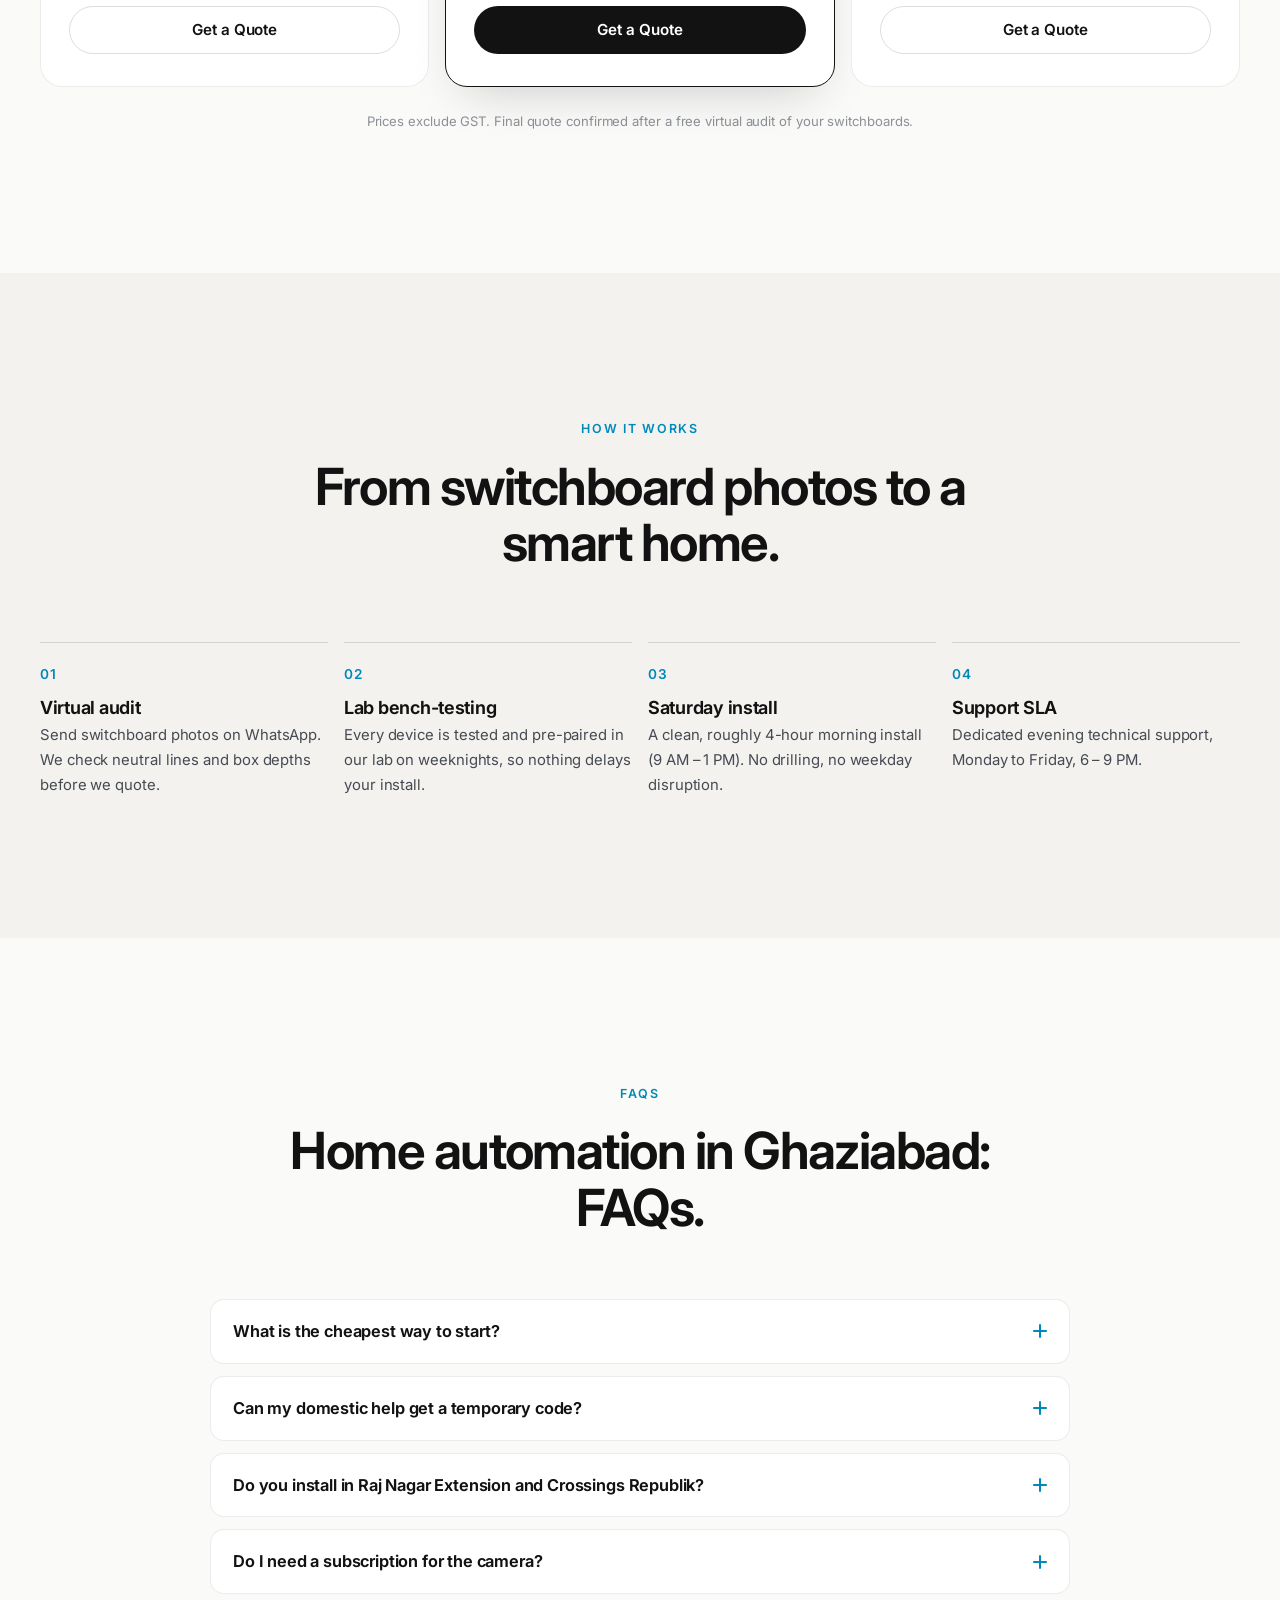
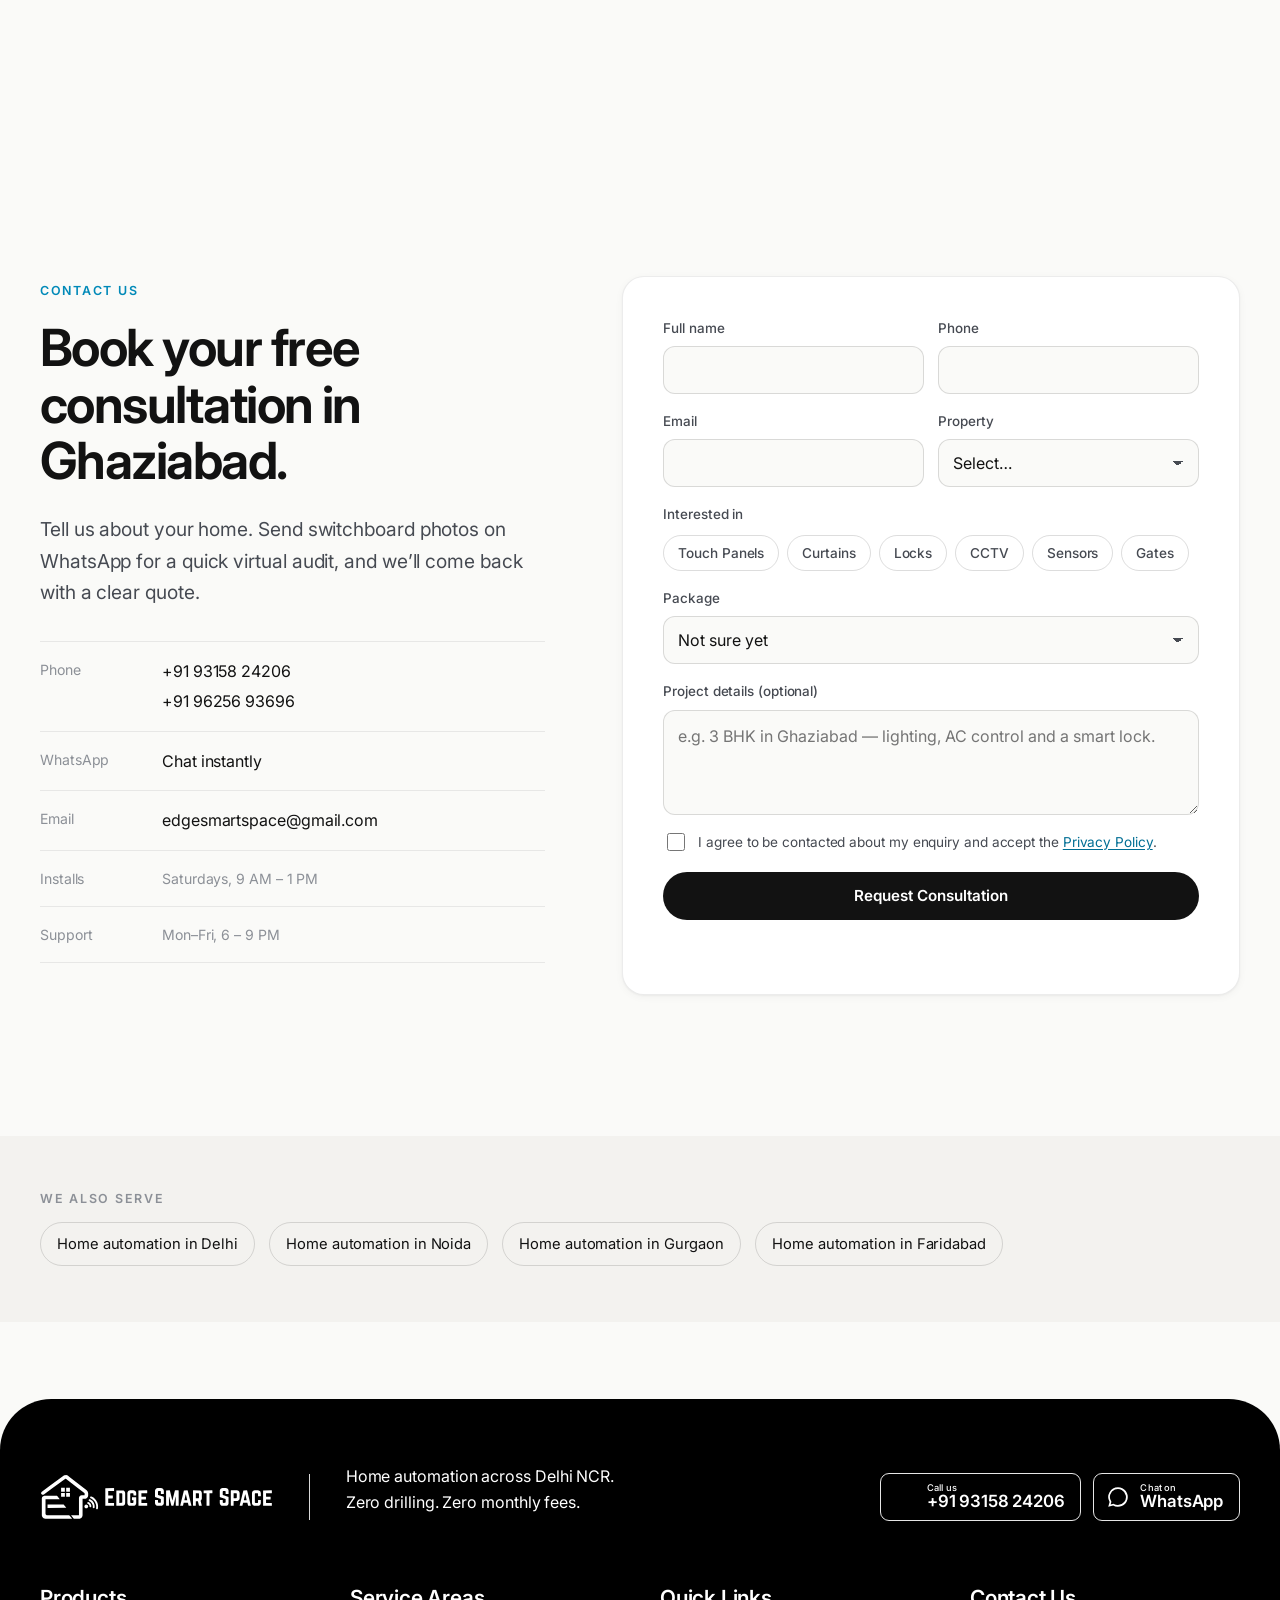
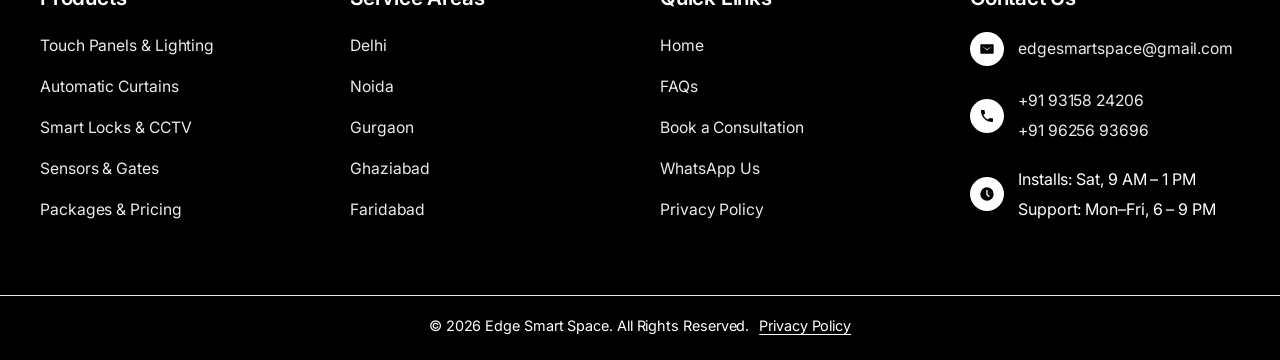
<file: home-automation-ghaziabad/index.html>
<!doctype html>
<html lang="en-IN" data-theme="light" class="no-js">
<head>
<meta charset="utf-8">
<meta name="viewport" content="width=device-width, initial-scale=1, viewport-fit=cover">
<script>
  /* Light mode by default; remember the visitor's choice. Runs before paint (no flash). */
  (function (d) {
    var t = 'light';
    try { if (localStorage.getItem('ess-theme') === 'dark') t = 'dark'; } catch (e) {}
    d.setAttribute('data-theme', t);
    d.className = d.className.replace('no-js', 'js');
    if (window.matchMedia && matchMedia('(prefers-reduced-motion: reduce)').matches) d.className += ' no-motion';
  })(document.documentElement);
</script>
<title>Home Automation in Ghaziabad & Indirapuram — Edge Smart Space</title>
<meta name="description" content="Affordable home automation in Ghaziabad, Indirapuram, Vaishali and Raj Nagar Extension. Smart switches, locks and cameras from ₹24,999 + GST.">
<meta name="robots" content="index, follow, max-image-preview:large, max-snippet:-1">
<meta name="theme-color" content="#FAFAF8" media="(prefers-color-scheme: light)">
<meta name="theme-color" content="#0B0B0C" media="(prefers-color-scheme: dark)">
<link rel="canonical" href="https://edgesmartspace.com/home-automation-ghaziabad/">
<meta name="geo.region" content="IN-DL">
<meta name="geo.placename" content="Delhi NCR">
<meta property="og:type" content="website">
<meta property="og:site_name" content="Edge Smart Space">
<meta property="og:title" content="Home Automation in Ghaziabad & Indirapuram — Edge Smart Space">
<meta property="og:description" content="Affordable home automation in Ghaziabad, Indirapuram, Vaishali and Raj Nagar Extension. Smart switches, locks and cameras from ₹24,999 + GST.">
<meta property="og:url" content="https://edgesmartspace.com/home-automation-ghaziabad/">
<meta property="og:image" content="https://edgesmartspace.com/assets/img/og-cover.jpg">
<meta property="og:image:width" content="1200">
<meta property="og:image:height" content="630">
<meta property="og:locale" content="en_IN">
<meta name="twitter:card" content="summary_large_image">
<meta name="twitter:title" content="Home Automation in Ghaziabad & Indirapuram — Edge Smart Space">
<meta name="twitter:description" content="Affordable home automation in Ghaziabad, Indirapuram, Vaishali and Raj Nagar Extension. Smart switches, locks and cameras from ₹24,999 + GST.">
<meta name="twitter:image" content="https://edgesmartspace.com/assets/img/og-cover.jpg">
<link rel="icon" href="../favicon.ico" sizes="48x48">
<link rel="icon" type="image/svg+xml" href="../assets/img/favicon.svg">
<link rel="icon" type="image/png" sizes="32x32" href="../assets/img/favicon-32.png">
<link rel="apple-touch-icon" sizes="180x180" href="../assets/img/apple-touch-icon.png">
<link rel="manifest" href="../site.webmanifest">
<link rel="preconnect" href="https://fonts.googleapis.com">
<link rel="preconnect" href="https://fonts.gstatic.com" crossorigin>
<link rel="preload" as="style" href="https://fonts.googleapis.com/css2?family=Inter:wght@400..700&display=swap" onload="this.onload=null;this.rel='stylesheet'">
<noscript><link rel="stylesheet" href="https://fonts.googleapis.com/css2?family=Inter:wght@400..700&display=swap"></noscript>
<link rel="preload" as="image" href="../assets/img/render/mood_cool-1600.webp" media="(min-width: 601px)" fetchpriority="high">
<link rel="stylesheet" href="../assets/css/style.css?v=20261028a">
<script type="application/ld+json">{"@context":"https://schema.org","@graph":[{"@type":["HomeAndConstructionBusiness","LocalBusiness"],"@id":"https://edgesmartspace.com/#business","name":"Edge Smart Space","description":"Home automation company in Delhi NCR: zero-drill smart lighting, climate control, smart locks, cameras and motorised curtains for apartments, builder floors and villas.","url":"https://edgesmartspace.com/","email":"edgesmartspace@gmail.com","telephone":"+91 93158 24206","image":"https://edgesmartspace.com/assets/img/og-cover.jpg","logo":"https://edgesmartspace.com/assets/img/logo/logo-stacked@2x.png","priceRange":"₹24,999 – ₹74,999+","currenciesAccepted":"INR","address":{"@type":"PostalAddress","addressLocality":"New Delhi","addressRegion":"Delhi","addressCountry":"IN"},"areaServed":[{"@type":"City","name":"Delhi"},{"@type":"City","name":"Noida"},{"@type":"City","name":"Greater Noida"},{"@type":"City","name":"Gurugram"},{"@type":"City","name":"Ghaziabad"},{"@type":"City","name":"Faridabad"},{"@type":"AdministrativeArea","name":"Delhi NCR"}],"contactPoint":[{"@type":"ContactPoint","telephone":"+91 93158 24206","contactType":"sales","areaServed":"IN","availableLanguage":["en","hi"]},{"@type":"ContactPoint","telephone":"+91 96256 93696","contactType":"customer support","areaServed":"IN","availableLanguage":["en","hi"]}],"knowsAbout":["Home automation","Smart home installation","Smart lighting","Smart door locks","CCTV cameras","Motorised curtains","Google Home","Amazon Alexa"],"hasOfferCatalog":{"@type":"OfferCatalog","name":"Home automation packages","itemListElement":[{"@type":"Offer","name":"1 BHK Starter Suite","price":24999,"priceCurrency":"INR","priceSpecification":{"@type":"PriceSpecification","price":24999,"priceCurrency":"INR","valueAddedTaxIncluded":false},"itemOffered":{"@type":"Service","name":"1 BHK Starter Suite — home automation package","serviceType":"Home automation installation"}},{"@type":"Offer","name":"2 BHK Executive Suite","price":44999,"priceCurrency":"INR","priceSpecification":{"@type":"PriceSpecification","price":44999,"priceCurrency":"INR","valueAddedTaxIncluded":false},"itemOffered":{"@type":"Service","name":"2 BHK Executive Suite — home automation package","serviceType":"Home automation installation"}},{"@type":"Offer","name":"3 BHK Luxury Penthouse","price":74999,"priceCurrency":"INR","priceSpecification":{"@type":"PriceSpecification","price":74999,"priceCurrency":"INR","valueAddedTaxIncluded":false},"itemOffered":{"@type":"Service","name":"3 BHK Luxury Penthouse — home automation package","serviceType":"Home automation installation"}}]}},{"@type":"Service","@id":"https://edgesmartspace.com/home-automation-ghaziabad/#service","name":"Home automation in Ghaziabad","serviceType":"Home automation installation","provider":{"@id":"https://edgesmartspace.com/#business"},"areaServed":{"@type":"City","name":"Ghaziabad","alternateName":"Indirapuram"},"url":"https://edgesmartspace.com/home-automation-ghaziabad/","description":"Affordable home automation in Ghaziabad, Indirapuram, Vaishali and Raj Nagar Extension. Smart switches, locks and cameras from ₹24,999 + GST.","offers":[{"@type":"Offer","name":"1 BHK Starter Suite","price":24999,"priceCurrency":"INR","url":"https://edgesmartspace.com/home-automation-ghaziabad/#pricing"},{"@type":"Offer","name":"2 BHK Executive Suite","price":44999,"priceCurrency":"INR","url":"https://edgesmartspace.com/home-automation-ghaziabad/#pricing"},{"@type":"Offer","name":"3 BHK Luxury Penthouse","price":74999,"priceCurrency":"INR","url":"https://edgesmartspace.com/home-automation-ghaziabad/#pricing"}]},{"@type":"WebPage","@id":"https://edgesmartspace.com/home-automation-ghaziabad/#webpage","url":"https://edgesmartspace.com/home-automation-ghaziabad/","name":"Home Automation in Ghaziabad & Indirapuram — Edge Smart Space","description":"Affordable home automation in Ghaziabad, Indirapuram, Vaishali and Raj Nagar Extension. Smart switches, locks and cameras from ₹24,999 + GST.","inLanguage":"en-IN","isPartOf":{"@id":"https://edgesmartspace.com/#website"}},{"@type":"BreadcrumbList","itemListElement":[{"@type":"ListItem","position":1,"name":"Home","item":"https://edgesmartspace.com/"},{"@type":"ListItem","position":2,"name":"Home automation in Ghaziabad","item":"https://edgesmartspace.com/home-automation-ghaziabad/"}]},{"@type":"FAQPage","@id":"https://edgesmartspace.com/home-automation-ghaziabad/#faq","mainEntity":[{"@type":"Question","name":"What is the cheapest way to start?","acceptedAnswer":{"@type":"Answer","text":"The 1 BHK Starter Suite at ₹24,999 + GST. You can add rooms and devices later on the same system."}},{"@type":"Question","name":"Can my domestic help get a temporary code?","acceptedAnswer":{"@type":"Answer","text":"Yes. The biometric lock (from the 2 BHK Executive Suite) supports guest OTPs and PINs that you can create and remove."}},{"@type":"Question","name":"Do you install in Raj Nagar Extension and Crossings Republik?","acceptedAnswer":{"@type":"Answer","text":"Yes, along with Indirapuram, Vaishali, Vasundhara, Kaushambi and the rest of Ghaziabad."}},{"@type":"Question","name":"Do I need a subscription for the camera?","acceptedAnswer":{"@type":"Answer","text":"No. Recordings stay on a local encrypted hub in your home, so there is no monthly cloud fee."}}]}]}</script>
</head>
<body class="subpage">
<svg width="0" height="0" style="position:absolute" aria-hidden="true" focusable="false"><defs><linearGradient id="essLogoGrad" x1="0" y1="0" x2="1" y2="1"><stop offset="0" class="lg-s1"/><stop offset="1" class="lg-s2"/></linearGradient></defs><symbol id="ess-logo" viewBox="-8 -8 2327 460"><g transform="translate(-143 -17)"><path class="lg-h" d="M149 191.7 L146.7 196.3 L146 199 L146 203.3 L147.3 207.7 L151.3 212.3 L157.7 215.3 L164 216 L169 215.3 L177 212 L254.3 154.7 L385.3 60 L390.3 57.3 L394.7 57.7 L396.7 58.7 L515.7 151.3 L578.3 198.7 L581 201.7 L581 220.3 L580.3 221 L552.3 221.3 L542.3 224 L536.7 227.3 L531.3 232.3 L528.7 236.3 L526 242.3 L524.7 249 L524.7 420.7 L523.7 421.7 L447 422 L447 423 L471.3 453 L474.7 456.3 L528.7 456.3 L532.3 455.7 L538.7 453.7 L545 450 L550.7 445.3 L555.7 438.7 L559.3 429.7 L560.7 421.7 L560.7 256.7 L562 255.7 L589.3 255.7 L596.7 253.3 L600.7 251.3 L608.7 244.7 L612 240 L615.7 231 L616.7 225 L616.7 200.3 L614.3 190.3 L611.7 184 L609.3 180.3 L601.7 172 L472 71.7 L430 38.3 L412 25 L405.7 22 L395.3 19.7 L385.3 20.3 L378.7 22.3 L373.3 25 L220 137.7 L153.7 187Z"/><path class="lg-d" d="M210.3 313.7 L210.3 347.3 L211 348 L397.7 347.7 L392 339.3 L371 313 L211 313Z M158.7 238.7 L155 245 L153.3 252 L153.3 421.3 L155.3 430.3 L159.3 438.3 L163 443.3 L171 450.3 L179.3 454.3 L188 456.3 L455.3 456.3 L455 455 L429.3 424 L426.7 421.7 L205.3 421.7 L202.3 421 L198.3 419 L193 413.7 L191.3 410.3 L190 404.7 L190.3 262.3 L191.3 261.7 L332.7 261.7 L332.7 260.7 L307.7 229.3 L304.3 226.3 L179 226.7 L167.3 230.7 L162.3 234.3Z M397.3 199 L396.7 199.7 L397 237 L434 237.3 L434.7 236.3 L434.7 199.3Z M346 199 L346 237 L383 237.3 L383.7 236.7 L383.7 199.3Z M397.3 147.3 L396.7 148.7 L397 185 L398 185.7 L434.3 185.3 L434.3 147.7Z M346.3 147.3 L345.7 148.3 L346 185.3 L383.3 185.3 L383.3 147.7Z"/><path class="lg-w" d="M596 315 L589.3 317 L586.3 319 L583 322.3 L581 325.3 L579.7 329 L579.3 336.7 L581 342.3 L585.3 348 L592 351.7 L596.3 352.7 L599.7 352.7 L604.7 351.3 L608 349.7 L613 345 L616 339.3 L616.7 336.7 L616.7 330.7 L614.3 324.7 L609 318.7 L603 315.7Z"/><path class="lg-w lg-p lg-a0" d="M612.3 289.3 L609.3 293 L607.3 298 L607.3 300 L608.7 303.7 L610.3 305.7 L616.7 308.7 L619.3 310.7 L624.7 316 L627 320 L629.3 326 L630 334.7 L631.7 338.3 L633.7 340 L638.3 341.7 L641.3 341.3 L644.7 340 L647.3 337.3 L648.3 335 L648 325.3 L644.7 314 L639.3 304.7 L632 296.7 L624.7 291.3 L617.7 288.3 L614.7 288.3Z"/><path class="lg-w lg-p lg-a1" d="M626.3 262.3 L623.3 266 L621.7 270 L621.7 273.3 L622.7 276 L625.3 278.7 L634.3 283 L642 288.7 L650.7 298 L658 310.3 L661 318.3 L663 327.7 L662.7 343.3 L663.7 346.3 L667.3 349.7 L670.7 350.7 L673 350.7 L677.7 349 L680 346.7 L681.3 343.7 L681.3 326 L678.3 311 L671.3 294.7 L663 282.7 L655.7 275 L650.3 270.7 L640.3 264.3 L633.3 261.3 L629.3 261Z"/><path class="lg-w lg-p lg-a2" d="M641.3 234 L638.3 237.3 L636 242.7 L636 245.3 L637.3 249 L638.7 250.3 L643.3 252 L654.7 258 L667.3 268 L677.3 279 L685.7 291.7 L691 303 L694 311.7 L696 320.7 L697 328.3 L697 341.7 L695.7 350.7 L696 356 L696.7 357.3 L700.7 360.7 L702.7 361.3 L707.3 361.3 L709.3 360.7 L712 358.7 L714 355 L715.7 338.7 L715.3 326.3 L713.7 314 L710.7 302 L705.7 289.3 L701.3 280.7 L694 269.3 L689.3 263.3 L680.3 254 L673 247.7 L661.3 239.7 L648.7 233.3 L643.7 233Z"/></g><g transform="translate(645 133.2) scale(1.0590) translate(-138.7 -519.7)"><path class="lg-t" d="M1630.3 541 L1628.7 543.3 L1629 685.3 L1630.7 686.7 L1710.7 686.3 L1711.7 685.3 L1711.3 660.3 L1709 659.3 L1657.3 659.3 L1656.7 658.3 L1656.7 629.3 L1657.3 628.3 L1696.3 628.3 L1698.3 627.7 L1699.7 625 L1699.7 604 L1698.3 601.3 L1696.7 600.7 L1657 600.3 L1656.7 569.3 L1657.3 568.3 L1710 568 L1711.7 566.3 L1711.7 542.3 L1710.3 541 L1709 540.7Z M1542.7 542 L1535.7 545 L1530 550 L1526 557 L1524 564.7 L1524 662 L1525.3 668.7 L1528.3 675.3 L1533 680.7 L1535.3 682.3 L1543 685.7 L1548.7 686.7 L1582.7 686.7 L1588.3 685.7 L1591.3 684.7 L1598.3 680.7 L1601.7 677.3 L1605.7 670 L1607.7 658.7 L1607.3 633 L1605.3 631 L1583.7 631 L1582.3 631.7 L1581.3 633.7 L1581.3 653.7 L1579.7 657.7 L1577 659.7 L1574.3 660.3 L1558 660.3 L1554.3 659 L1552.3 657 L1551 653 L1551 574.3 L1552 571 L1554.3 568.7 L1556.7 567.7 L1576.7 568 L1580 570.7 L1581 572.7 L1581.3 593.7 L1582.3 595.7 L1585 596.7 L1605.3 596.3 L1607 595 L1607.7 593.3 L1607.7 569.7 L1605.7 557.7 L1601.7 550.3 L1598.3 547 L1594 544 L1586.3 541.3 L1581.3 540.7 L1550.3 540.7Z M1444.3 541 L1443 542 L1442 544.3 L1408 681.3 L1407.7 685.3 L1409 686.7 L1432.3 686.3 L1433.7 685 L1439.7 660 L1440.3 658.3 L1441.7 657.3 L1479 657.3 L1480 658 L1481 660.7 L1487 685 L1488.3 686.3 L1512.3 686.3 L1513 685.3 L1512.7 681 L1511.7 678.7 L1478.3 543 L1477 541.3 L1475 540.7Z M1460.3 577.7 L1461 578.3 L1473.3 632.7 L1472.7 633.3 L1448 633.3 L1447.3 632.7 L1447.7 629.3 L1458.7 582Z M1388.7 542 L1381.3 540.7 L1327 540.7 L1325 541.3 L1324 542.7 L1324 685 L1326 686.7 L1347.7 687 L1350.3 685.7 L1350.7 642.7 L1351.7 641.7 L1380.3 641.7 L1387 640.7 L1392.7 638.7 L1398.3 635 L1402.3 630.7 L1404.7 626.3 L1406.3 621.7 L1407.3 615 L1407.3 568.3 L1406.7 562.3 L1404.7 555.7 L1400.7 549.3 L1395.7 545Z M1351.3 567.7 L1373.7 567.3 L1376.3 568 L1379 570.3 L1380.3 574.3 L1380.3 608 L1379 611.7 L1377.3 613.3 L1374.3 614.7 L1351.7 615 L1350.7 614 L1350.7 568.7Z M1068.7 541 L1067 543 L1067.3 566.7 L1068.3 567.7 L1070 568 L1093.7 568 L1094.7 569 L1094.7 684.7 L1096.3 686.7 L1121 686.7 L1122.7 685 L1122.7 569 L1123.3 568 L1149 567.7 L1150.3 566 L1150.3 543 L1149.3 541.3 L1147.3 540.7Z M968 541.3 L967 542.7 L967 685 L969 686.7 L991.7 686.7 L993.3 685.7 L993.7 643.7 L994.7 642.7 L1012 642.7 L1013 643.7 L1023 685 L1025 686.7 L1048.3 686.3 L1049.7 684.7 L1049.7 683.3 L1038.7 638.3 L1044.7 632.7 L1047.3 628.3 L1049.7 621.3 L1050.3 616 L1050.3 568.3 L1049.7 562.3 L1046.7 553.7 L1043.7 549.3 L1038.7 545 L1034.7 543 L1027 541 L970 540.7Z M994.3 567.3 L1016.7 567.3 L1018.7 567.7 L1022 570.3 L1023.3 574.3 L1023.3 609 L1022 612.7 L1020 614.7 L1016 616 L994.7 616 L993.7 615 L993.7 568.3Z M883 541 L881 543.3 L847 680.3 L846.3 685.3 L847.7 686.7 L870.3 686.7 L871.7 686 L873.7 681 L878.7 659 L879.7 657.7 L917.7 657.3 L919.3 659.3 L925 682.7 L927 686.3 L950.3 686.7 L951.7 685.7 L951.7 682 L950.7 679.7 L917.3 543.7 L915.3 541 L914 540.7Z M899.3 578 L912 632.7 L911.3 633.3 L886.3 633.3 L886 631.7 L897.7 580.7Z M714.7 541 L713 542.7 L712.7 544 L713 684.7 L715.3 686.7 L737.3 686.7 L739.7 684.7 L740 601.3 L741.3 600.7 L742 601.3 L753 649 L762 685 L764.3 686.7 L779.7 686.7 L781 686 L782.7 683.7 L801.7 602.7 L802.3 601 L803.7 600.7 L804 683.7 L806.7 686.7 L829.7 686.3 L831.7 683.3 L831.7 544 L831 542.3 L829.7 541 L828 540.7 L799.7 540.7 L797.3 541.3 L796 542.7 L781 601.3 L773 635.3 L772.3 636 L770.7 632.7 L748.7 543.3 L747.3 541.7 L744.7 540.7Z M453.3 541 L451.7 543.3 L452 685.3 L453.7 686.7 L533.7 686.3 L534.7 685.3 L534.3 660.3 L532 659.3 L480.3 659.3 L479.7 658.3 L479.7 629.3 L480.3 628.3 L519.3 628.3 L521.3 627.7 L522.7 625 L522.7 604 L521.3 601.3 L519.7 600.7 L480 600.3 L479.7 569.3 L480.3 568.3 L533 568 L534.7 566.3 L534.7 542.3 L533.3 541 L532 540.7Z M366 542 L359 545 L353.7 549.7 L351.3 553 L349 558 L347.3 566.3 L347.3 660 L349 669.3 L351.3 674.7 L356 680.3 L359.3 682.7 L366.3 685.7 L372 686.7 L406 686.7 L411.7 685.7 L418.7 682.7 L424.3 678 L427.7 673 L429.7 667.3 L430.7 662.3 L430.7 607.3 L429.3 606 L427.7 605.7 L393.3 605.7 L391.3 606.3 L390.3 609 L390.7 631.3 L391.7 632.7 L393.7 633.3 L404 633.3 L404.7 634 L404.3 655 L401.3 659 L398.7 660 L380.3 660 L377.7 659 L375 656 L374.3 653 L374.3 574 L375.7 570.3 L379 567.7 L400 567.7 L403 570 L404.3 572.7 L404.7 586.7 L406 589 L428.3 589.3 L430.7 587.3 L430.7 566.3 L429.3 559 L425.7 551.3 L422 547.3 L417.3 544 L412 542 L404.7 540.7 L373.3 540.7Z M244.3 541 L243 542.7 L243 685 L244.7 686.7 L301.3 686.7 L308.3 685.3 L312.3 683.7 L318.3 679.7 L321.7 675.7 L324.7 669.3 L326.3 660.3 L326.3 568.7 L325.3 561 L322.7 553.7 L319.7 549.3 L314.3 545 L310.7 543 L303 541Z M272 568 L293.7 568.3 L297.3 571 L299 575 L299 652.7 L297.7 656 L293.7 659 L272 659.3 L271 658.3 L271 569Z M1238.3 521 L1231.3 524 L1226 528.7 L1222 535 L1220.3 540.3 L1219.7 545 L1220 602 L1221 604 L1224.7 606.7 L1274 622.7 L1275 623.7 L1275 651.7 L1273.3 656.3 L1269.7 659 L1254.7 659.3 L1252.3 658.7 L1249.7 656.7 L1248 653.3 L1247.7 633 L1246.7 632 L1244.7 631.3 L1222.7 631.3 L1220.7 632 L1219.7 634 L1219.7 660.3 L1221 668.3 L1224 675.3 L1228 680 L1231.7 682.7 L1238.7 685.7 L1244.3 686.7 L1278 686.7 L1284 685.7 L1291 682.7 L1296.7 678 L1300.7 671.3 L1302.7 664.3 L1302.7 605.3 L1299.7 601.7 L1297 600.3 L1248.7 584.7 L1247.7 583.3 L1247.7 555 L1249.3 550 L1253.3 547.3 L1267.7 547 L1270.7 547.7 L1273.7 550.3 L1274.7 553 L1275 573.3 L1276.3 574.7 L1301.7 574.7 L1303 572.7 L1303 547 L1301.7 538.3 L1299.3 532.7 L1296.7 528.7 L1291.3 524 L1284.3 521 L1277 519.7 L1245.7 519.7Z M626.7 521 L619.3 524.3 L613.7 529.7 L611 534 L609 539.7 L608 545.7 L608.3 601.3 L609.3 603.7 L613.3 606.7 L662.7 622.7 L663.3 623.7 L663.3 652.3 L663 654.3 L661.3 657 L658 659 L641.7 659 L639.7 658 L636.7 654.3 L636.3 633.7 L635.3 632 L633.3 631.3 L610 631.7 L608.7 632.7 L608 634.3 L608 658.7 L609 666.7 L611 672.3 L614 677.3 L617.7 681 L626 685.3 L633 686.7 L666.7 686.7 L673.7 685.3 L680 682.3 L685.7 677.3 L688.7 672.3 L690.7 666.7 L691.7 659.7 L691.3 606 L688.7 602 L684.7 600 L637 584.7 L636.3 583.7 L636.3 554 L637.7 550.3 L641.7 547.3 L656.3 547 L659 547.7 L662 550 L663 552 L663.3 572.7 L664.7 574.7 L690 574.7 L691 574 L691.7 572.3 L691.7 548 L690.7 540 L688.7 534.3 L685.7 529.3 L679.3 523.7 L673 521 L665.3 519.7 L634.3 519.7Z M140.3 520 L138.7 522.3 L139 685.3 L140.7 686.7 L220 686.7 L221.7 685.3 L221.3 660.3 L219 659.3 L167 659.3 L166.3 658.7 L166.3 617.7 L167 617 L206.3 617 L208 616.3 L209.7 613.7 L209.7 592.7 L208 589.7 L206 589 L168 589.3 L166.3 588.3 L166.3 548 L167 547.3 L220 547 L221.7 545.3 L221.7 521.3 L220.3 520 L219 519.7Z"/></g></symbol></svg>
<a class="skip-link" href="#main">Skip to content</a>

<header class="site-header" id="siteHeader">
  <div class="container nav-wrap">
    <a href="../" class="brand" aria-label="Edge Smart Space — home">
      <svg role="img" aria-label="Edge Smart Space"><use href="#ess-logo"/></svg>
    </a>
    <nav class="main-nav" id="mainNav" aria-label="Primary">
      <ul>
        <li><a href="../">Home</a></li>
        <li><a href="../#products">Products</a></li>
        <li><a href="../#areas">Service Areas</a></li>
        <li><a href="../#pricing">Pricing</a></li>
        <li><a href="#contact">Contact Us</a></li>
      </ul>
      <div class="nav-foot">
        <a href="#contact" class="btn btn-block">Book Consultation</a>
        <p>Or call <a href="tel:+919315824206">+91 93158 24206</a></p>
      </div>
    </nav>
    <div class="nav-actions">
      <button class="theme-switch" id="themeSwitch" type="button" role="switch" aria-checked="false" aria-label="Dark mode">
        <svg class="i-sun" viewBox="0 0 24 24" fill="none" stroke="currentColor" stroke-width="2" stroke-linecap="round" aria-hidden="true"><circle cx="12" cy="12" r="4"/><path d="M12 2v2M12 20v2M4.9 4.9l1.4 1.4M17.7 17.7l1.4 1.4M2 12h2M20 12h2M4.9 19.1l1.4-1.4M17.7 6.3l1.4-1.4"/></svg>
        <svg class="i-moon" viewBox="0 0 24 24" fill="none" stroke="currentColor" stroke-width="2" stroke-linecap="round" stroke-linejoin="round" aria-hidden="true"><path d="M21 12.8A9 9 0 1 1 11.2 3a7 7 0 0 0 9.8 9.8z"/></svg>
        <span class="knob" aria-hidden="true"></span>
      </button>
      <a href="#contact" class="btn btn-primary btn-sm nav-cta">Book Consultation</a>
      <button class="nav-toggle" id="navToggle" type="button" aria-label="Open menu" aria-expanded="false" aria-controls="mainNav"><span></span><span></span></button>
    </div>
  </div>
</header>

<main id="main">
<section class="city-hero" aria-labelledby="city-title">
  <div class="container city-hero-grid">
    <div class="city-copy">
      <nav class="crumbs" aria-label="Breadcrumb"><a href="../">Home</a><span aria-hidden="true">/</span><span aria-current="page">Ghaziabad</span></nav>
      <p class="eyebrow">Edge Smart Space · Ghaziabad</p>
      <h1 id="city-title">Home automation in Ghaziabad</h1>
      <p class="lead">Affordable smart homes for Indirapuram, Vaishali, Raj Nagar Extension and the rest of Ghaziabad — start small and grow room by room.</p>
      <div class="hero-ctas">
        <a href="#contact" class="btn btn-primary">Book free consultation</a>
        <a href="tel:+919315824206" class="btn btn-ghost">Call +91 93158 24206</a>
      </div>
      <ul class="hero-trust" aria-label="Highlights">
        <li>From ₹24,999 + GST</li><li>Zero drilling</li><li>No monthly fees</li>
      </ul>
    </div>
    <figure class="city-photo">
      <img src="../assets/img/render/mood_cool-1600.webp" srcset="../assets/img/render/mood_cool-960.webp 960w, ../assets/img/render/mood_cool-1600.webp 1600w" sizes="(max-width: 900px) 100vw, 600px" width="1600" height="900" fetchpriority="high" decoding="async" alt="Smart apartment in Ghaziabad with cool night lighting scene">
    </figure>
  </div>
</section>

<section class="section" aria-labelledby="why-title">
  <div class="container split city-split">
    <div class="rv city-intro">
      <p class="eyebrow">Smart homes in Ghaziabad</p>
      <h2 id="why-title">Why Ghaziabad homes choose Edge Smart Space.</h2>
      <p>Ghaziabad has everything from established apartments in Indirapuram and Vaishali to new towers in Raj Nagar Extension and Crossings Republik. Whatever the building, the starting point is the same: smart control of the lights, fans, AC and geyser you already have, with no rewiring.</p><p>The 1 BHK Starter Suite is the easiest way in, and every package adds a 360° camera with local storage — no monthly fee.</p>
    </div>
    <div class="city-points"><article class="card rv" style="--d:0.00s"><h3>An easy starting price</h3><p>The 1 BHK Starter Suite is ₹24,999 + GST, including installation, AC/TV voice control, a geyser timer and a security camera.</p></article><article class="card rv" style="--d:0.05s"><h3>Safer front doors</h3><p>Biometric locks give family members fingerprint access and domestic help or guests a one-time code.</p></article><article class="card rv" style="--d:0.10s"><h3>Smaller electricity bills</h3><p>A 16A geyser timer and AC schedules stop appliances running when no one needs them.</p></article></div>
  </div>
</section>

<section class="section section-alt" aria-labelledby="areas-title">
  <div class="container">
    <div class="sec-head rv">
      <p class="eyebrow">Coverage</p>
      <h2 id="areas-title">Areas we cover in Ghaziabad.</h2>
      <p class="lead">Not on the list? We cover all of Ghaziabad — message us on WhatsApp with your locality.</p>
    </div>
    <ul class="locality-list rv"><li>Indirapuram</li><li>Vaishali</li><li>Vasundhara</li><li>Kaushambi</li><li>Raj Nagar Extension</li><li>Crossings Republik</li><li>Siddharth Vihar</li><li>Kavi Nagar</li><li>Raj Nagar</li></ul>
  </div>
</section>

<section class="section" id="pricing" aria-labelledby="price-title">
  <div class="container">
    <div class="sec-head center rv">
      <p class="eyebrow">Packages</p>
      <h2 id="price-title">Home automation packages in Ghaziabad.</h2>
      <p class="lead">The same fixed prices across Delhi NCR, installed on a Saturday morning.</p>
    </div>
    <div class="plans">
      <article class="plan rv" style="--d:0.00s">
        
        <p class="plan-tier">Starter</p><h3>1 BHK Starter Suite</h3><p class="plan-fit">Compact flats & studio apartments</p>
        <p class="plan-price"><b>₹24,999</b> <small>+ GST</small></p>
        <ul><li><b>8 switch channels</b> — 2 concealed in-wall nodes</li><li><b>Smart IR climate</b> — voice control for 1 split AC &amp; TV</li><li><b>16A high-load node</b> — geyser scheduling</li><li><b>Tapo 360° security cam</b> — balcony AI monitoring</li><li><b>Dedicated IoT mesh core</b> — isolated 2.4 GHz network</li><li><b>Saturday turnkey install</b> — about 4 hours</li></ul>
        <a href="#contact" class="btn btn-ghost" data-plan="1 BHK Starter Suite">Get a Quote</a>
      </article>
      <article class="plan featured rv" style="--d:0.06s">
        <span class="badge">Most popular</span>
        <p class="plan-tier">Executive</p><h3>2 BHK Executive Suite</h3><p class="plan-fit">Lifestyle, climate &amp; keyless security upgrade</p>
        <p class="plan-price"><b>₹44,999</b> <small>+ GST</small></p>
        <ul><li><b>14 switch channels</b> — 4 modular in-wall nodes</li><li><b>Biometric smart door lock</b> — fingerprint &amp; keypad</li><li><b>Smart IR blaster</b> — living-room AC/TV automation</li><li><b>Tapo 360° AI security</b> — local storage</li><li><b>Google Nest Hub (Gen 2)</b> — 7″ smart display</li><li><b>Wi-Fi 6 dedicated core</b> — no switch dropouts</li><li><b>Custom routines</b> — “Movie Night”, “All Off”</li></ul>
        <a href="#contact" class="btn btn-primary" data-plan="2 BHK Executive Suite">Get a Quote</a>
      </article>
      <article class="plan rv" style="--d:0.12s">
        
        <p class="plan-tier">Luxury</p><h3>3 BHK Luxury Penthouse</h3><p class="plan-fit">Whole-home automation, motorisation &amp; perimeter security</p>
        <p class="plan-price"><b>₹74,999</b> <small>+ GST</small></p>
        <ul><li><b>Whole-flat lighting</b> — 7 nodes, up to 24 circuits</li><li><b>Smart lock + 2K doorbell</b> — dual visitor screening</li><li><b>Motorised drapes</b> — whisper-quiet DC motor</li><li><b>2× dual IR blasters</b> — living + master bedroom AC</li><li><b>Dual-node Wi-Fi 6 mesh</b> — wall-to-wall signal</li><li><b>Google Nest Hub display</b> — tabletop controller</li><li><b>Priority support SLA</b> — direct engineer line</li></ul>
        <a href="#contact" class="btn btn-ghost" data-plan="3 BHK Luxury Penthouse">Get a Quote</a>
      </article>
    </div>
    <p class="fine">Prices exclude GST. Final quote confirmed after a free virtual audit of your switchboards.</p>
  </div>
</section>

<section class="section section-alt" aria-labelledby="how-title">
  <div class="container">
    <div class="sec-head center rv"><p class="eyebrow">How it works</p><h2 id="how-title">From switchboard photos to a smart home.</h2></div>
    <ol class="steps"><li class="rv" style="--d:0.00s"><h3>Virtual audit</h3><p>Send switchboard photos on WhatsApp. We check neutral lines and box depths before we quote.</p></li><li class="rv" style="--d:0.05s"><h3>Lab bench-testing</h3><p>Every device is tested and pre-paired in our lab on weeknights, so nothing delays your install.</p></li><li class="rv" style="--d:0.10s"><h3>Saturday install</h3><p>A clean, roughly 4-hour morning install (9 AM – 1 PM). No drilling, no weekday disruption.</p></li><li class="rv" style="--d:0.15s"><h3>Support SLA</h3><p>Dedicated evening technical support, Monday to Friday, 6 – 9 PM.</p></li></ol>
  </div>
</section>

<section class="section" id="faq" aria-labelledby="faq-title">
  <div class="container narrow-faq">
    <div class="sec-head center rv"><p class="eyebrow">FAQs</p><h2 id="faq-title">Home automation in Ghaziabad: FAQs.</h2></div>
    <div class="faq"><details class="faq-item rv"><summary><h3>What is the cheapest way to start?</h3><span class="faq-ic" aria-hidden="true"></span></summary><p>The 1 BHK Starter Suite at ₹24,999 + GST. You can add rooms and devices later on the same system.</p></details><details class="faq-item rv"><summary><h3>Can my domestic help get a temporary code?</h3><span class="faq-ic" aria-hidden="true"></span></summary><p>Yes. The biometric lock (from the 2 BHK Executive Suite) supports guest OTPs and PINs that you can create and remove.</p></details><details class="faq-item rv"><summary><h3>Do you install in Raj Nagar Extension and Crossings Republik?</h3><span class="faq-ic" aria-hidden="true"></span></summary><p>Yes, along with Indirapuram, Vaishali, Vasundhara, Kaushambi and the rest of Ghaziabad.</p></details><details class="faq-item rv"><summary><h3>Do I need a subscription for the camera?</h3><span class="faq-ic" aria-hidden="true"></span></summary><p>No. Recordings stay on a local encrypted hub in your home, so there is no monthly cloud fee.</p></details></div>
  </div>
</section>

<section class="section" id="contact" aria-labelledby="contact-title">
  <div class="container contact-grid">
    <div class="rv">
      <p class="eyebrow">Contact Us</p>
      <h2 id="contact-title">Book your free consultation in Ghaziabad.</h2>
      <p class="lead">Tell us about your home. Send switchboard photos on WhatsApp for a quick virtual audit, and we’ll come back with a clear quote.</p>
      <ul class="contact-list">
        <li><span>Phone</span><span class="phones"><a href="tel:+919315824206">+91 93158 24206</a><a href="tel:+919625693696">+91 96256 93696</a></span></li>
        <li><span>WhatsApp</span><a class="wa-link" href="https://wa.me/919315824206" target="_blank" rel="noopener">Chat instantly</a></li>
        <li><span>Email</span><a href="mailto:edgesmartspace@gmail.com">edgesmartspace@gmail.com</a></li>
        <li><span>Installs</span><span class="phones"><span>Saturdays, 9 AM – 1 PM</span></span></li>
        <li><span>Support</span><span class="phones"><span>Mon–Fri, 6 – 9 PM</span></span></li>
      </ul>
    </div>
    <form class="form rv" id="contactForm" action="https://api.web3forms.com/submit" method="post" novalidate style="--d:.08s">
      <!-- Form delivery: Web3Forms → edgesmartspace@gmail.com -->
      <input type="hidden" name="access_key" value="3a620a35-3105-49df-82b5-f52b960713db">
      <input type="hidden" name="subject" value="New consultation request — Edge Smart Space website">
      <input type="hidden" name="from_name" value="Edge Smart Space Website">
      <input type="hidden" name="city" value="Ghaziabad">
      <div class="hp" aria-hidden="true"><label>Leave empty <input type="checkbox" name="botcheck" tabindex="-1" autocomplete="off"></label></div>
      <div class="field-row">
        <div class="field"><label for="f-name">Full name</label><input id="f-name" name="name" type="text" required autocomplete="name"><small class="err"></small></div>
        <div class="field"><label for="f-phone">Phone</label><input id="f-phone" name="phone" type="tel" required autocomplete="tel" inputmode="tel"><small class="err"></small></div>
      </div>
      <div class="field-row">
        <div class="field"><label for="f-email">Email</label><input id="f-email" name="email" type="email" required autocomplete="email"><small class="err"></small></div>
        <div class="field"><label for="f-property">Property</label>
          <select id="f-property" name="property" required><option value="">Select…</option><option>Apartment (1–2 BHK)</option><option>Apartment (3+ BHK)</option><option>Villa / Bungalow</option><option>New Construction</option><option>Office / Commercial</option></select><small class="err"></small></div>
      </div>
      <fieldset class="field"><legend>Interested in</legend>
        <div class="chips">
          <label class="chip"><input type="checkbox" name="interests[]" value="Touch Panels"><span>Touch Panels</span></label>
          <label class="chip"><input type="checkbox" name="interests[]" value="Automatic Curtains"><span>Curtains</span></label>
          <label class="chip"><input type="checkbox" name="interests[]" value="Smart Locks"><span>Locks</span></label>
          <label class="chip"><input type="checkbox" name="interests[]" value="CCTV"><span>CCTV</span></label>
          <label class="chip"><input type="checkbox" name="interests[]" value="Sensors"><span>Sensors</span></label>
          <label class="chip"><input type="checkbox" name="interests[]" value="Gate Automation"><span>Gates</span></label>
        </div>
      </fieldset>
      <div class="field"><label for="f-plan">Package</label>
        <select id="f-plan" name="plan"><option value="">Not sure yet</option><option>1 BHK Starter Suite</option><option>2 BHK Executive Suite</option><option>3 BHK Luxury Penthouse</option><option>Villa / custom quote</option></select></div>
      <div class="field"><label for="f-msg">Project details <span class="muted">(optional)</span></label><textarea id="f-msg" name="message" rows="3" placeholder="e.g. 3 BHK in Ghaziabad — lighting, AC control and a smart lock."></textarea></div>
      <label class="consent"><input type="checkbox" name="consent" value="1" required><span>I agree to be contacted about my enquiry and accept the <a href="../privacy/">Privacy Policy</a>.</span></label>
      <small class="err" id="consentErr"></small>
      <button type="submit" class="btn btn-primary btn-block" id="submitBtn"><span>Request Consultation</span><span class="spinner" aria-hidden="true"></span></button>
      <p class="form-status" id="formStatus" role="status" aria-live="polite"></p>
    </form>
  </div>
</section>

<section class="section section-alt nearby" aria-labelledby="nearby-title">
  <div class="container">
    <h2 id="nearby-title" class="sub-title">We also serve</h2>
    <ul class="nearby-list"><li><a href="../home-automation-delhi/">Home automation in Delhi</a></li><li><a href="../home-automation-noida/">Home automation in Noida</a></li><li><a href="../home-automation-gurgaon/">Home automation in Gurgaon</a></li><li><a href="../home-automation-faridabad/">Home automation in Faridabad</a></li></ul>
  </div>
</section>
</main>

<footer class="site-footer" aria-labelledby="footer-title">
  <h2 id="footer-title" class="sr-only">Edge Smart Space — home automation in Delhi NCR</h2>
  <div class="container">
    <div class="foot-top">
      <div class="foot-id">
        <a href="../" class="foot-logo" aria-label="Edge Smart Space — home"><svg role="img" aria-label="Edge Smart Space"><use href="#ess-logo"/></svg></a>
        <span class="foot-divider" aria-hidden="true"></span>
        <p class="foot-tag">Home automation across Delhi NCR.<br>Zero drilling. Zero monthly fees.</p>
      </div>
      <div class="foot-apps">
        <a class="app-badge" href="tel:+919315824206"><svg viewBox="0 0 24 24"><path d="M6.6 10.8a15.2 15.2 0 0 0 6.6 6.6l2.2-2.2a1 1 0 0 1 1-.25 11.4 11.4 0 0 0 3.6.6 1 1 0 0 1 1 1V20a1 1 0 0 1-1 1A17 17 0 0 1 3 4a1 1 0 0 1 1-1h3.5a1 1 0 0 1 1 1c0 1.2.2 2.5.6 3.6a1 1 0 0 1-.25 1z"/></svg><span><small>Call us</small>+91 93158 24206</span></a>
        <a class="app-badge wa-link" href="https://wa.me/919315824206" target="_blank" rel="noopener"><svg viewBox="0 0 32 32" aria-hidden="true"><path fill="currentColor" d="M16 3a13 13 0 0 0-11.2 19.6L3 29l6.6-1.7A13 13 0 1 0 16 3zm0 23.7a10.7 10.7 0 0 1-5.5-1.5l-.4-.2-3.9 1 1-3.8-.3-.4A10.7 10.7 0 1 1 16 26.7z"/></svg><span><small>Chat on</small>WhatsApp</span></a>
      </div>
    </div>
    <div class="foot-cols">
      <nav aria-label="Products"><h3>Products</h3><ul>
        <li><a href="../#touch-panels">Touch Panels &amp; Lighting</a></li>
        <li><a href="../#curtains">Automatic Curtains</a></li>
        <li><a href="../#security">Smart Locks &amp; CCTV</a></li>
        <li><a href="../#automation">Sensors &amp; Gates</a></li>
        <li><a href="../#pricing">Packages &amp; Pricing</a></li>
      </ul></nav>
      <nav aria-label="Service areas"><h3>Service Areas</h3><ul><li><a href="../home-automation-delhi/">Delhi</a></li><li><a href="../home-automation-noida/">Noida</a></li><li><a href="../home-automation-gurgaon/">Gurgaon</a></li><li><a href="../home-automation-ghaziabad/">Ghaziabad</a></li><li><a href="../home-automation-faridabad/">Faridabad</a></li></ul></nav>
      <nav aria-label="Quick links"><h3>Quick Links</h3><ul>
        <li><a href="../">Home</a></li>
        <li><a href="../#faq">FAQs</a></li>
        <li><a href="#contact">Book a Consultation</a></li>
        <li><a class="wa-link" href="https://wa.me/919315824206" target="_blank" rel="noopener">WhatsApp Us</a></li>
        <li><a href="../privacy/">Privacy Policy</a></li>
      </ul></nav>
      <div><h3>Contact Us</h3>
        <ul class="foot-contact">
          <li><span class="ci" aria-hidden="true"><svg viewBox="0 0 24 24"><path d="M3 5h18a1 1 0 0 1 1 1v12a1 1 0 0 1-1 1H3a1 1 0 0 1-1-1V6a1 1 0 0 1 1-1zm9 7.4L3.6 7v.2L12 14l8.4-6.8V7z"/></svg></span><a href="mailto:edgesmartspace@gmail.com">edgesmartspace@gmail.com</a></li>
          <li><span class="ci" aria-hidden="true"><svg viewBox="0 0 24 24"><path d="M6.6 10.8a15.2 15.2 0 0 0 6.6 6.6l2.2-2.2a1 1 0 0 1 1-.25 11.4 11.4 0 0 0 3.6.6 1 1 0 0 1 1 1V20a1 1 0 0 1-1 1A17 17 0 0 1 3 4a1 1 0 0 1 1-1h3.5a1 1 0 0 1 1 1c0 1.2.2 2.5.6 3.6a1 1 0 0 1-.25 1z"/></svg></span><span class="phones"><a href="tel:+919315824206">+91 93158 24206</a><a href="tel:+919625693696">+91 96256 93696</a></span></li>
          <li><span class="ci" aria-hidden="true"><svg viewBox="0 0 24 24"><path d="M12 2a10 10 0 1 0 0 20 10 10 0 0 0 0-20zm1 10.4 3.2 3.2-1.4 1.4L11 13.2V6h2z"/></svg></span><span class="phones"><span>Installs: Sat, 9 AM – 1 PM</span><span>Support: Mon–Fri, 6 – 9 PM</span></span></li>
        </ul>
      </div>
    </div>
  </div>
  <div class="foot-bar">
    <p>© <span id="year">2026</span> Edge Smart Space. All Rights Reserved. <a href="../privacy/">Privacy Policy</a></p>
  </div>
</footer>

<button class="to-top" id="toTop" type="button" aria-label="Back to top"><svg viewBox="0 0 24 24" aria-hidden="true"><path d="M12 19V5M5.5 11.5 12 5l6.5 6.5"/></svg></button>

<div class="wa" id="wa">
  <div class="wa-bubble" id="waBubble" role="dialog" aria-label="WhatsApp chat" hidden>
    <button class="wa-close" id="waClose" type="button" aria-label="Close">×</button>
    <p class="wa-title">Edge Smart Space</p>
    <p class="wa-sub">Typically replies within minutes</p>
    <div class="wa-msg">Hi there 👋 How can we help automate your home?</div>
    <a class="btn btn-wa wa-link" href="#" target="_blank" rel="noopener">Start Chat</a>
  </div>
  <button class="wa-fab" id="waFab" type="button" aria-label="Chat with us on WhatsApp" aria-controls="waBubble" aria-expanded="false">
    <svg viewBox="0 0 32 32" aria-hidden="true"><path fill="currentColor" d="M16 3a13 13 0 0 0-11.2 19.6L3 29l6.6-1.7A13 13 0 1 0 16 3zm0 23.7a10.7 10.7 0 0 1-5.5-1.5l-.4-.2-3.9 1 1-3.8-.3-.4A10.7 10.7 0 1 1 16 26.7zm5.9-8c-.3-.2-1.9-1-2.2-1s-.5-.2-.7.2-.8 1-1 1.2-.4.2-.7.1a8.8 8.8 0 0 1-4.4-3.8c-.3-.6.3-.5 1-1.7.1-.2 0-.4 0-.5l-1-2.4c-.3-.6-.5-.5-.7-.5h-.6a1.2 1.2 0 0 0-.9.4 3.6 3.6 0 0 0-1.1 2.7 6.4 6.4 0 0 0 1.3 3.3 14.4 14.4 0 0 0 5.5 4.9c2 .9 2.8 1 3.9.8a3.3 3.3 0 0 0 2.1-1.5 2.7 2.7 0 0 0 .2-1.5c-.1-.1-.3-.2-.7-.4z"/></svg>
  </button>
</div>

<script src="../assets/js/main.js?v=20261028a" defer></script>
</body>
</html>
</file>
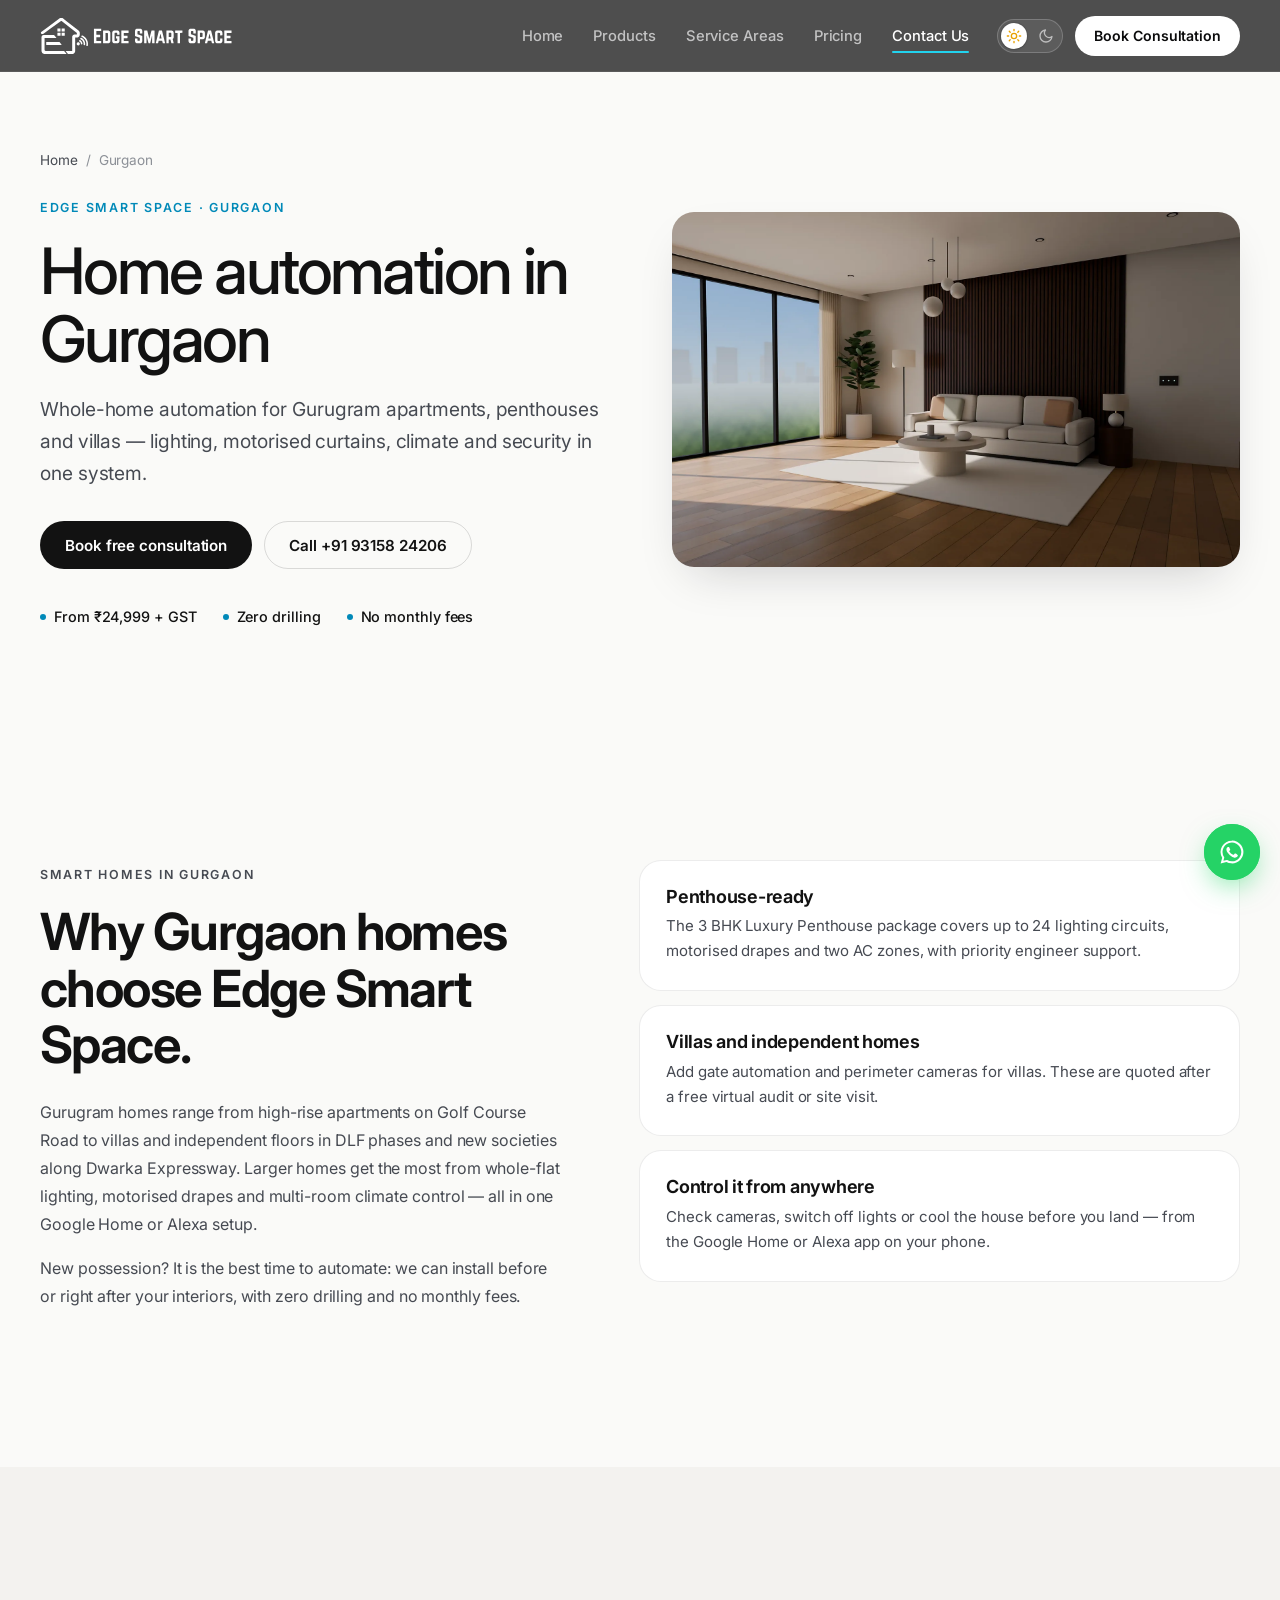
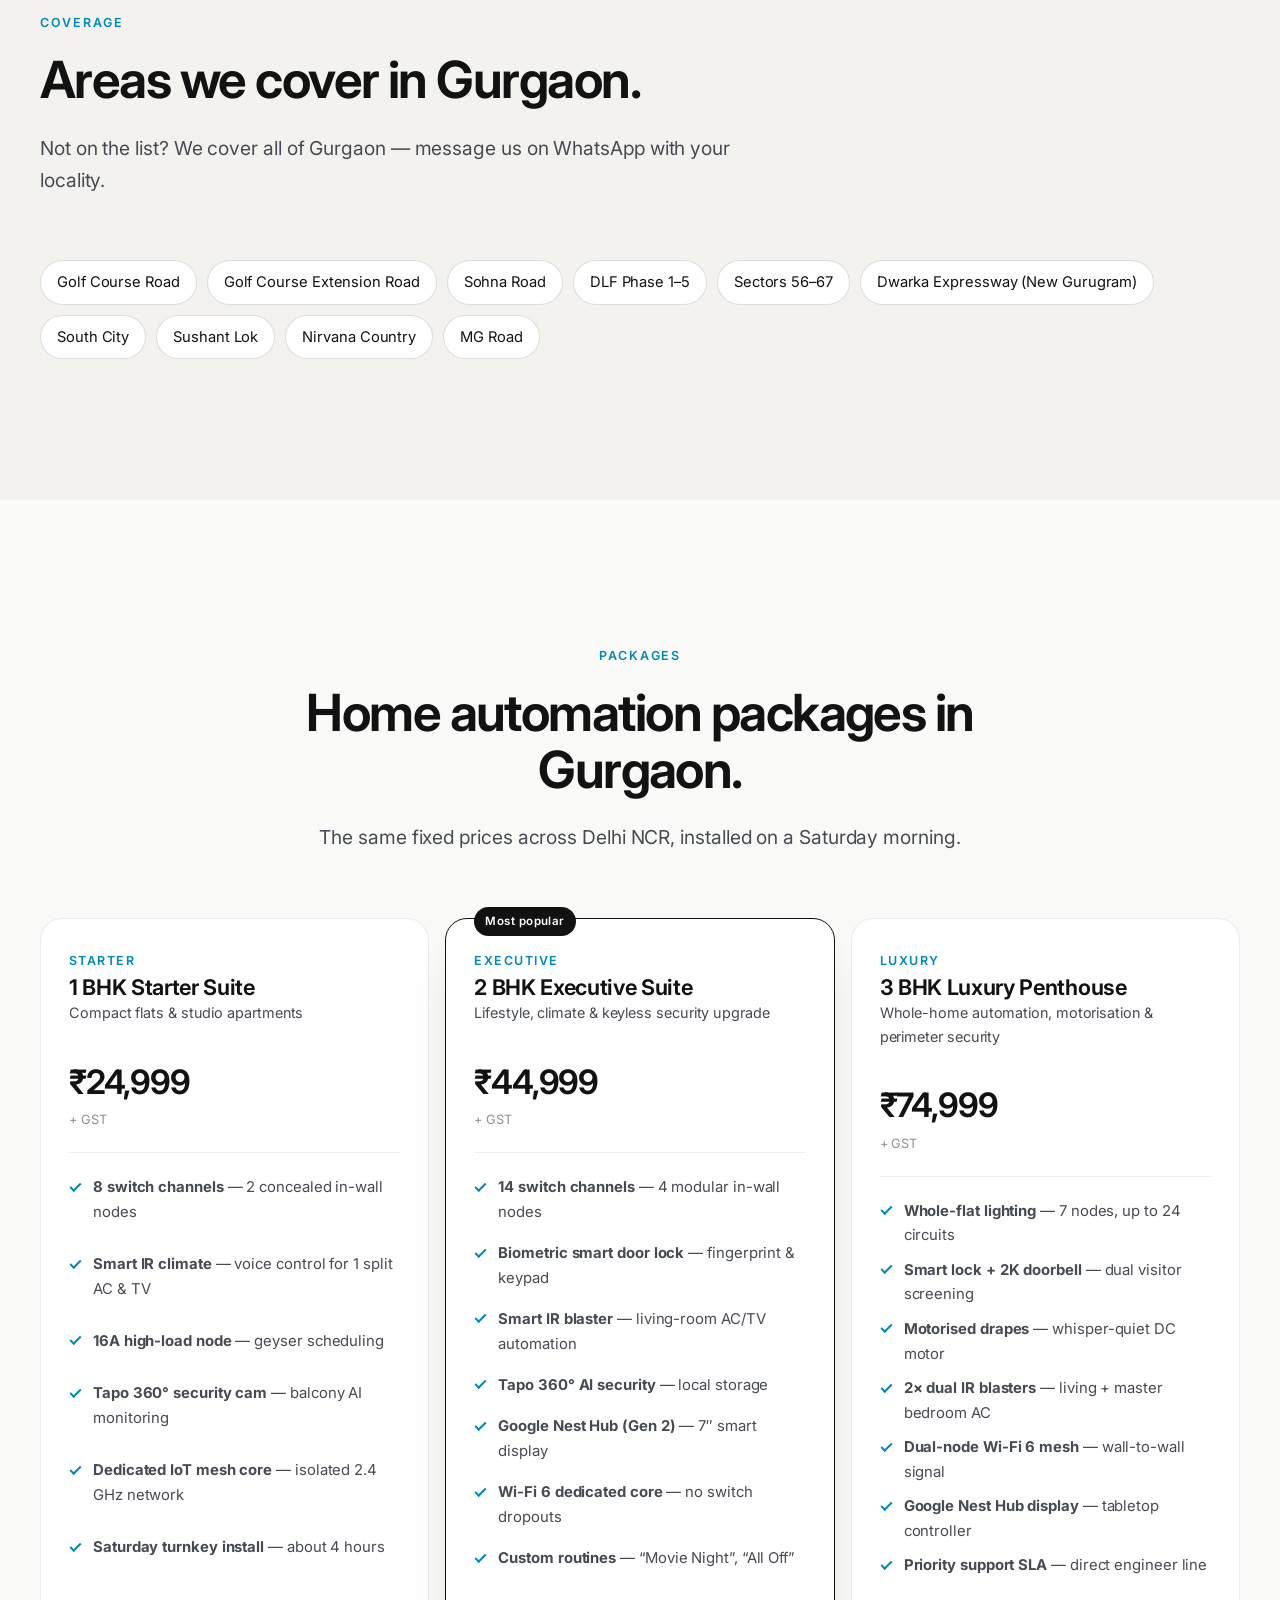
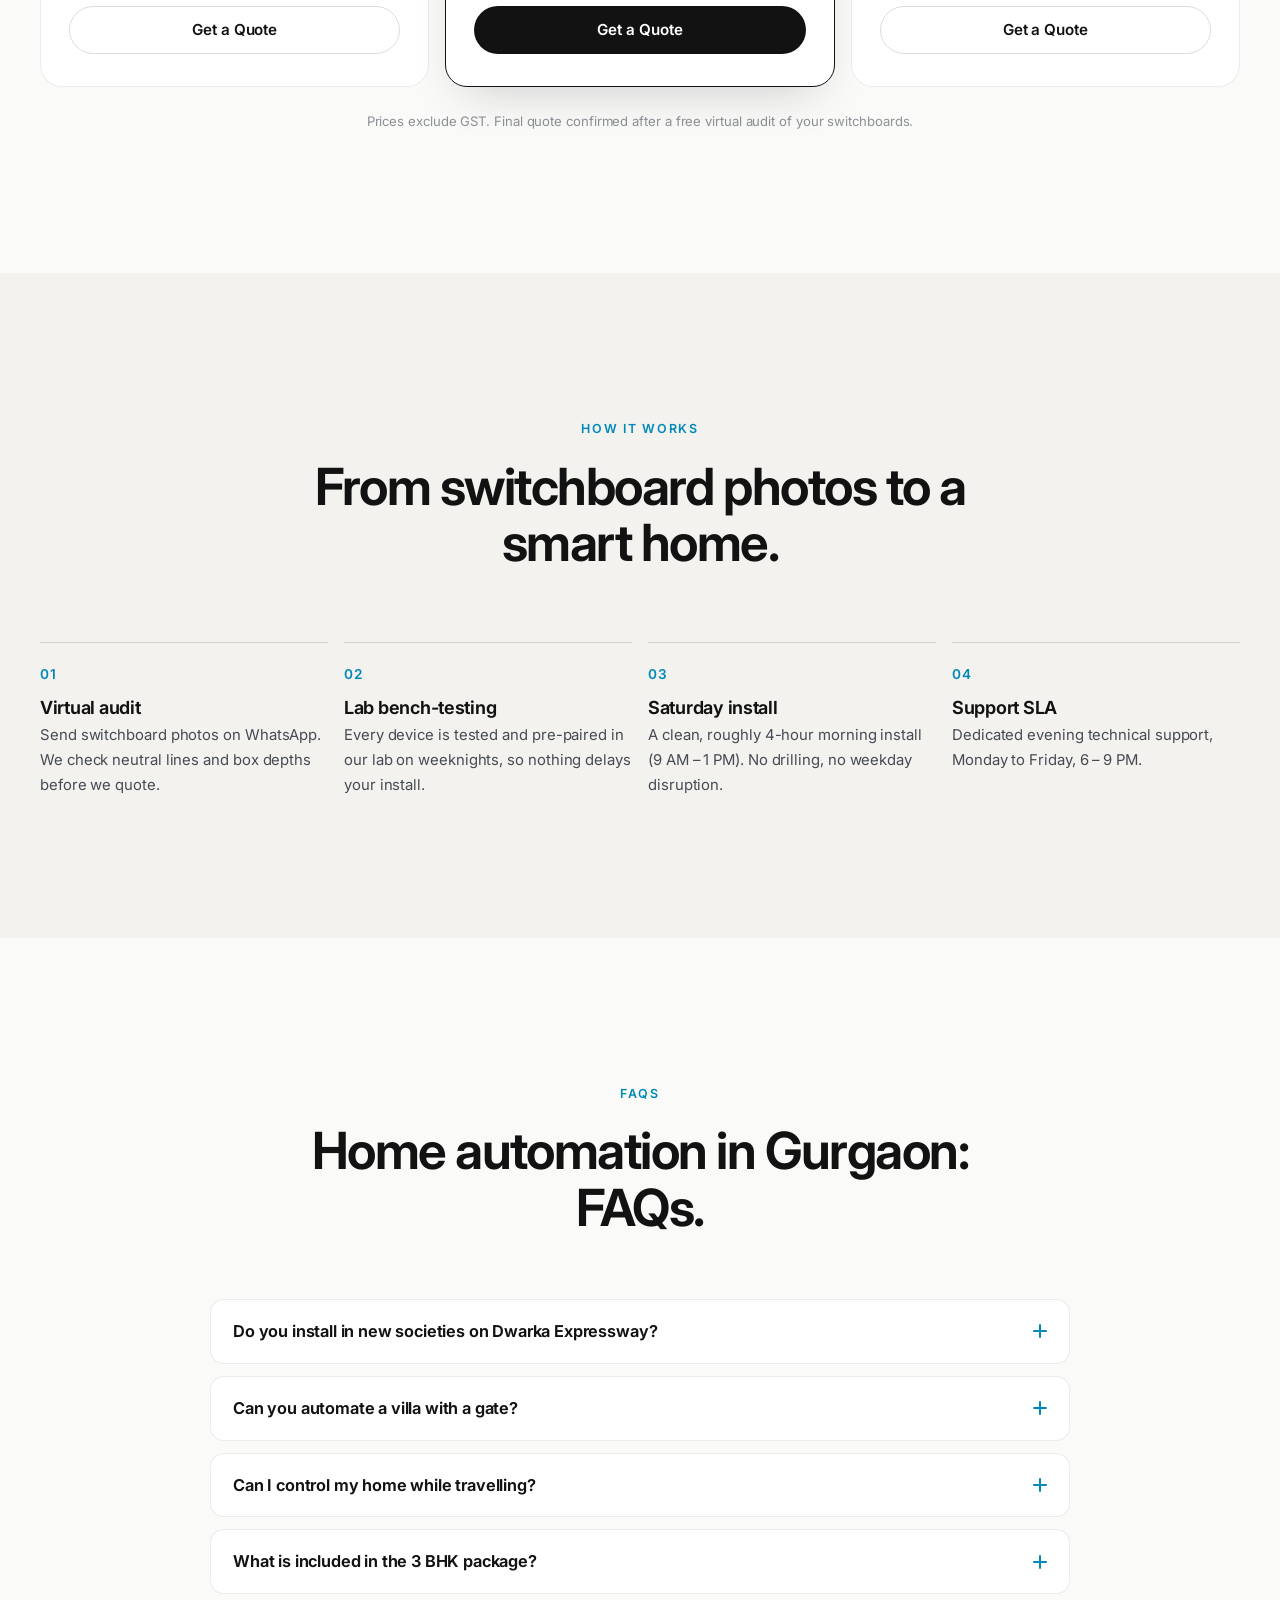
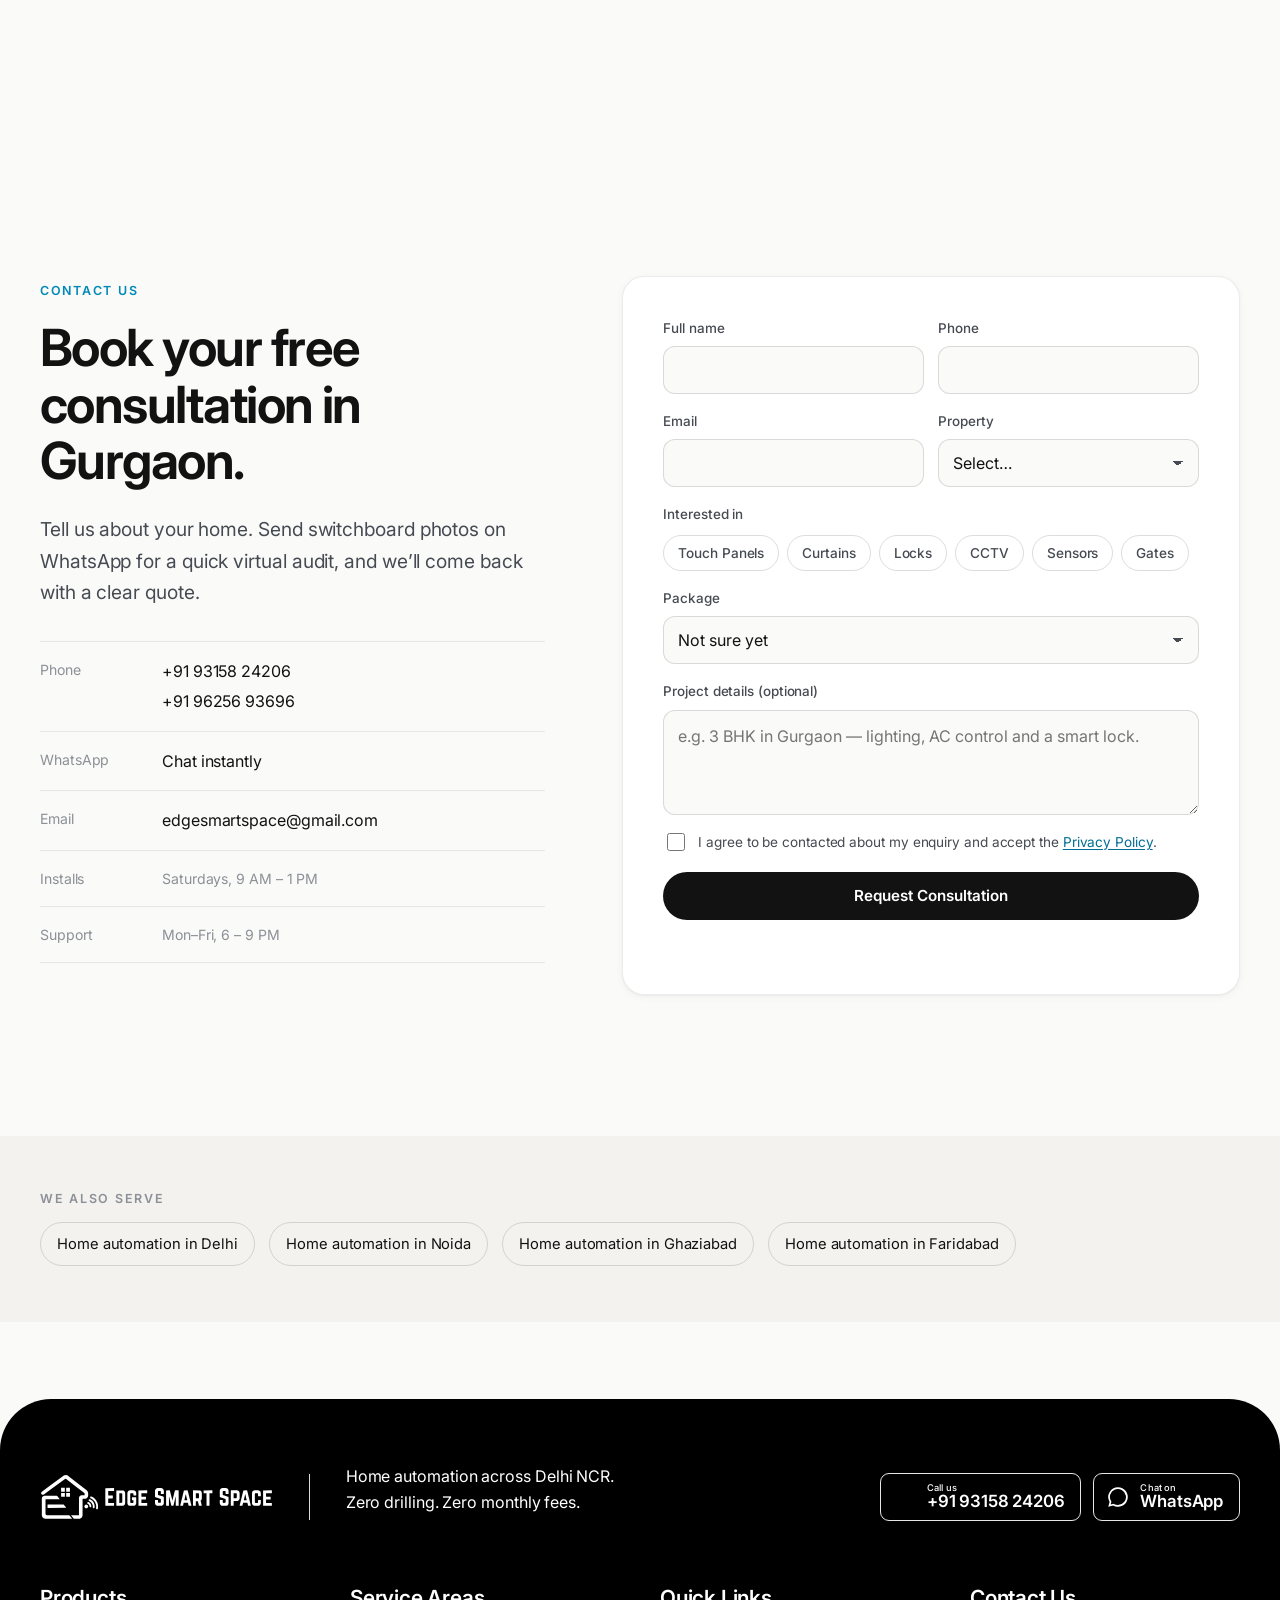
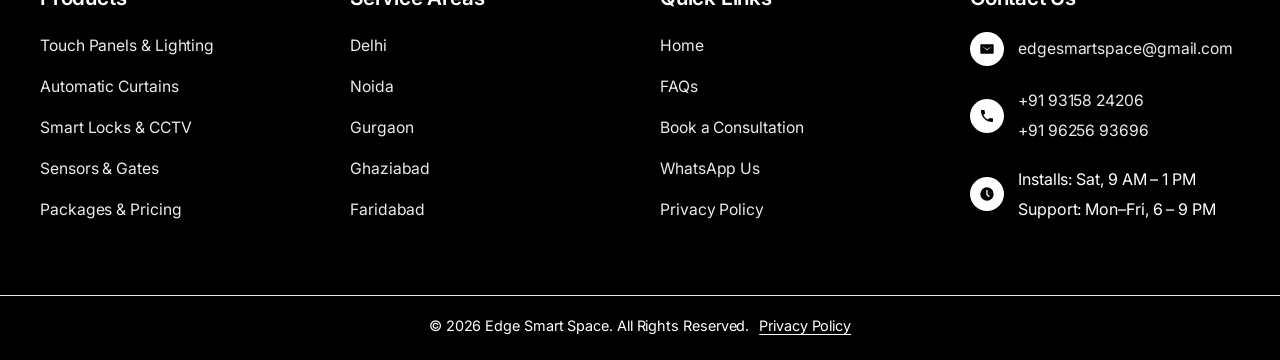
<file: home-automation-gurgaon/index.html>
<!doctype html>
<html lang="en-IN" data-theme="light" class="no-js">
<head>
<meta charset="utf-8">
<meta name="viewport" content="width=device-width, initial-scale=1, viewport-fit=cover">
<script>
  /* Light mode by default; remember the visitor's choice. Runs before paint (no flash). */
  (function (d) {
    var t = 'light';
    try { if (localStorage.getItem('ess-theme') === 'dark') t = 'dark'; } catch (e) {}
    d.setAttribute('data-theme', t);
    d.className = d.className.replace('no-js', 'js');
    if (window.matchMedia && matchMedia('(prefers-reduced-motion: reduce)').matches) d.className += ' no-motion';
  })(document.documentElement);
</script>
<title>Home Automation in Gurgaon (Gurugram) — Edge Smart Space</title>
<meta name="description" content="Home automation in Gurgaon (Gurugram) for apartments, penthouses and villas: smart lighting, motorised curtains, locks and cameras. From ₹24,999 + GST.">
<meta name="robots" content="index, follow, max-image-preview:large, max-snippet:-1">
<meta name="theme-color" content="#FAFAF8" media="(prefers-color-scheme: light)">
<meta name="theme-color" content="#0B0B0C" media="(prefers-color-scheme: dark)">
<link rel="canonical" href="https://edgesmartspace.com/home-automation-gurgaon/">
<meta name="geo.region" content="IN-DL">
<meta name="geo.placename" content="Delhi NCR">
<meta property="og:type" content="website">
<meta property="og:site_name" content="Edge Smart Space">
<meta property="og:title" content="Home Automation in Gurgaon (Gurugram) — Edge Smart Space">
<meta property="og:description" content="Home automation in Gurgaon (Gurugram) for apartments, penthouses and villas: smart lighting, motorised curtains, locks and cameras. From ₹24,999 + GST.">
<meta property="og:url" content="https://edgesmartspace.com/home-automation-gurgaon/">
<meta property="og:image" content="https://edgesmartspace.com/assets/img/og-cover.jpg">
<meta property="og:image:width" content="1200">
<meta property="og:image:height" content="630">
<meta property="og:locale" content="en_IN">
<meta name="twitter:card" content="summary_large_image">
<meta name="twitter:title" content="Home Automation in Gurgaon (Gurugram) — Edge Smart Space">
<meta name="twitter:description" content="Home automation in Gurgaon (Gurugram) for apartments, penthouses and villas: smart lighting, motorised curtains, locks and cameras. From ₹24,999 + GST.">
<meta name="twitter:image" content="https://edgesmartspace.com/assets/img/og-cover.jpg">
<link rel="icon" href="../favicon.ico" sizes="48x48">
<link rel="icon" type="image/svg+xml" href="../assets/img/favicon.svg">
<link rel="icon" type="image/png" sizes="32x32" href="../assets/img/favicon-32.png">
<link rel="apple-touch-icon" sizes="180x180" href="../assets/img/apple-touch-icon.png">
<link rel="manifest" href="../site.webmanifest">
<link rel="preconnect" href="https://fonts.googleapis.com">
<link rel="preconnect" href="https://fonts.gstatic.com" crossorigin>
<link rel="preload" as="style" href="https://fonts.googleapis.com/css2?family=Inter:wght@400..700&display=swap" onload="this.onload=null;this.rel='stylesheet'">
<noscript><link rel="stylesheet" href="https://fonts.googleapis.com/css2?family=Inter:wght@400..700&display=swap"></noscript>
<link rel="preload" as="image" href="../assets/img/render/hero_day-1920.webp" media="(min-width: 601px)" fetchpriority="high">
<link rel="stylesheet" href="../assets/css/style.css?v=20261028a">
<script type="application/ld+json">{"@context":"https://schema.org","@graph":[{"@type":["HomeAndConstructionBusiness","LocalBusiness"],"@id":"https://edgesmartspace.com/#business","name":"Edge Smart Space","description":"Home automation company in Delhi NCR: zero-drill smart lighting, climate control, smart locks, cameras and motorised curtains for apartments, builder floors and villas.","url":"https://edgesmartspace.com/","email":"edgesmartspace@gmail.com","telephone":"+91 93158 24206","image":"https://edgesmartspace.com/assets/img/og-cover.jpg","logo":"https://edgesmartspace.com/assets/img/logo/logo-stacked@2x.png","priceRange":"₹24,999 – ₹74,999+","currenciesAccepted":"INR","address":{"@type":"PostalAddress","addressLocality":"New Delhi","addressRegion":"Delhi","addressCountry":"IN"},"areaServed":[{"@type":"City","name":"Delhi"},{"@type":"City","name":"Noida"},{"@type":"City","name":"Greater Noida"},{"@type":"City","name":"Gurugram"},{"@type":"City","name":"Ghaziabad"},{"@type":"City","name":"Faridabad"},{"@type":"AdministrativeArea","name":"Delhi NCR"}],"contactPoint":[{"@type":"ContactPoint","telephone":"+91 93158 24206","contactType":"sales","areaServed":"IN","availableLanguage":["en","hi"]},{"@type":"ContactPoint","telephone":"+91 96256 93696","contactType":"customer support","areaServed":"IN","availableLanguage":["en","hi"]}],"knowsAbout":["Home automation","Smart home installation","Smart lighting","Smart door locks","CCTV cameras","Motorised curtains","Google Home","Amazon Alexa"],"hasOfferCatalog":{"@type":"OfferCatalog","name":"Home automation packages","itemListElement":[{"@type":"Offer","name":"1 BHK Starter Suite","price":24999,"priceCurrency":"INR","priceSpecification":{"@type":"PriceSpecification","price":24999,"priceCurrency":"INR","valueAddedTaxIncluded":false},"itemOffered":{"@type":"Service","name":"1 BHK Starter Suite — home automation package","serviceType":"Home automation installation"}},{"@type":"Offer","name":"2 BHK Executive Suite","price":44999,"priceCurrency":"INR","priceSpecification":{"@type":"PriceSpecification","price":44999,"priceCurrency":"INR","valueAddedTaxIncluded":false},"itemOffered":{"@type":"Service","name":"2 BHK Executive Suite — home automation package","serviceType":"Home automation installation"}},{"@type":"Offer","name":"3 BHK Luxury Penthouse","price":74999,"priceCurrency":"INR","priceSpecification":{"@type":"PriceSpecification","price":74999,"priceCurrency":"INR","valueAddedTaxIncluded":false},"itemOffered":{"@type":"Service","name":"3 BHK Luxury Penthouse — home automation package","serviceType":"Home automation installation"}}]}},{"@type":"Service","@id":"https://edgesmartspace.com/home-automation-gurgaon/#service","name":"Home automation in Gurgaon","serviceType":"Home automation installation","provider":{"@id":"https://edgesmartspace.com/#business"},"areaServed":{"@type":"City","name":"Gurgaon","alternateName":"Gurugram"},"url":"https://edgesmartspace.com/home-automation-gurgaon/","description":"Home automation in Gurgaon (Gurugram) for apartments, penthouses and villas: smart lighting, motorised curtains, locks and cameras. From ₹24,999 + GST.","offers":[{"@type":"Offer","name":"1 BHK Starter Suite","price":24999,"priceCurrency":"INR","url":"https://edgesmartspace.com/home-automation-gurgaon/#pricing"},{"@type":"Offer","name":"2 BHK Executive Suite","price":44999,"priceCurrency":"INR","url":"https://edgesmartspace.com/home-automation-gurgaon/#pricing"},{"@type":"Offer","name":"3 BHK Luxury Penthouse","price":74999,"priceCurrency":"INR","url":"https://edgesmartspace.com/home-automation-gurgaon/#pricing"}]},{"@type":"WebPage","@id":"https://edgesmartspace.com/home-automation-gurgaon/#webpage","url":"https://edgesmartspace.com/home-automation-gurgaon/","name":"Home Automation in Gurgaon (Gurugram) — Edge Smart Space","description":"Home automation in Gurgaon (Gurugram) for apartments, penthouses and villas: smart lighting, motorised curtains, locks and cameras. From ₹24,999 + GST.","inLanguage":"en-IN","isPartOf":{"@id":"https://edgesmartspace.com/#website"}},{"@type":"BreadcrumbList","itemListElement":[{"@type":"ListItem","position":1,"name":"Home","item":"https://edgesmartspace.com/"},{"@type":"ListItem","position":2,"name":"Home automation in Gurgaon","item":"https://edgesmartspace.com/home-automation-gurgaon/"}]},{"@type":"FAQPage","@id":"https://edgesmartspace.com/home-automation-gurgaon/#faq","mainEntity":[{"@type":"Question","name":"Do you install in new societies on Dwarka Expressway?","acceptedAnswer":{"@type":"Answer","text":"Yes. New possession is an ideal time, and we can work around your interior timeline."}},{"@type":"Question","name":"Can you automate a villa with a gate?","acceptedAnswer":{"@type":"Answer","text":"Yes. Villas and independent houses are quoted individually after a virtual audit, including gate automation and perimeter cameras where needed."}},{"@type":"Question","name":"Can I control my home while travelling?","acceptedAnswer":{"@type":"Answer","text":"Yes. Everything is in Google Home or Alexa, so lights, AC and cameras are available from your phone anywhere with internet."}},{"@type":"Question","name":"What is included in the 3 BHK package?","acceptedAnswer":{"@type":"Answer","text":"Whole-flat lighting (up to 24 circuits), a smart lock and 2K doorbell, motorised drapes, two dual IR blasters for ACs, a Wi-Fi 6 mesh, a Google Nest Hub display and priority support — ₹74,999 + GST."}}]}]}</script>
</head>
<body class="subpage">
<svg width="0" height="0" style="position:absolute" aria-hidden="true" focusable="false"><defs><linearGradient id="essLogoGrad" x1="0" y1="0" x2="1" y2="1"><stop offset="0" class="lg-s1"/><stop offset="1" class="lg-s2"/></linearGradient></defs><symbol id="ess-logo" viewBox="-8 -8 2327 460"><g transform="translate(-143 -17)"><path class="lg-h" d="M149 191.7 L146.7 196.3 L146 199 L146 203.3 L147.3 207.7 L151.3 212.3 L157.7 215.3 L164 216 L169 215.3 L177 212 L254.3 154.7 L385.3 60 L390.3 57.3 L394.7 57.7 L396.7 58.7 L515.7 151.3 L578.3 198.7 L581 201.7 L581 220.3 L580.3 221 L552.3 221.3 L542.3 224 L536.7 227.3 L531.3 232.3 L528.7 236.3 L526 242.3 L524.7 249 L524.7 420.7 L523.7 421.7 L447 422 L447 423 L471.3 453 L474.7 456.3 L528.7 456.3 L532.3 455.7 L538.7 453.7 L545 450 L550.7 445.3 L555.7 438.7 L559.3 429.7 L560.7 421.7 L560.7 256.7 L562 255.7 L589.3 255.7 L596.7 253.3 L600.7 251.3 L608.7 244.7 L612 240 L615.7 231 L616.7 225 L616.7 200.3 L614.3 190.3 L611.7 184 L609.3 180.3 L601.7 172 L472 71.7 L430 38.3 L412 25 L405.7 22 L395.3 19.7 L385.3 20.3 L378.7 22.3 L373.3 25 L220 137.7 L153.7 187Z"/><path class="lg-d" d="M210.3 313.7 L210.3 347.3 L211 348 L397.7 347.7 L392 339.3 L371 313 L211 313Z M158.7 238.7 L155 245 L153.3 252 L153.3 421.3 L155.3 430.3 L159.3 438.3 L163 443.3 L171 450.3 L179.3 454.3 L188 456.3 L455.3 456.3 L455 455 L429.3 424 L426.7 421.7 L205.3 421.7 L202.3 421 L198.3 419 L193 413.7 L191.3 410.3 L190 404.7 L190.3 262.3 L191.3 261.7 L332.7 261.7 L332.7 260.7 L307.7 229.3 L304.3 226.3 L179 226.7 L167.3 230.7 L162.3 234.3Z M397.3 199 L396.7 199.7 L397 237 L434 237.3 L434.7 236.3 L434.7 199.3Z M346 199 L346 237 L383 237.3 L383.7 236.7 L383.7 199.3Z M397.3 147.3 L396.7 148.7 L397 185 L398 185.7 L434.3 185.3 L434.3 147.7Z M346.3 147.3 L345.7 148.3 L346 185.3 L383.3 185.3 L383.3 147.7Z"/><path class="lg-w" d="M596 315 L589.3 317 L586.3 319 L583 322.3 L581 325.3 L579.7 329 L579.3 336.7 L581 342.3 L585.3 348 L592 351.7 L596.3 352.7 L599.7 352.7 L604.7 351.3 L608 349.7 L613 345 L616 339.3 L616.7 336.7 L616.7 330.7 L614.3 324.7 L609 318.7 L603 315.7Z"/><path class="lg-w lg-p lg-a0" d="M612.3 289.3 L609.3 293 L607.3 298 L607.3 300 L608.7 303.7 L610.3 305.7 L616.7 308.7 L619.3 310.7 L624.7 316 L627 320 L629.3 326 L630 334.7 L631.7 338.3 L633.7 340 L638.3 341.7 L641.3 341.3 L644.7 340 L647.3 337.3 L648.3 335 L648 325.3 L644.7 314 L639.3 304.7 L632 296.7 L624.7 291.3 L617.7 288.3 L614.7 288.3Z"/><path class="lg-w lg-p lg-a1" d="M626.3 262.3 L623.3 266 L621.7 270 L621.7 273.3 L622.7 276 L625.3 278.7 L634.3 283 L642 288.7 L650.7 298 L658 310.3 L661 318.3 L663 327.7 L662.7 343.3 L663.7 346.3 L667.3 349.7 L670.7 350.7 L673 350.7 L677.7 349 L680 346.7 L681.3 343.7 L681.3 326 L678.3 311 L671.3 294.7 L663 282.7 L655.7 275 L650.3 270.7 L640.3 264.3 L633.3 261.3 L629.3 261Z"/><path class="lg-w lg-p lg-a2" d="M641.3 234 L638.3 237.3 L636 242.7 L636 245.3 L637.3 249 L638.7 250.3 L643.3 252 L654.7 258 L667.3 268 L677.3 279 L685.7 291.7 L691 303 L694 311.7 L696 320.7 L697 328.3 L697 341.7 L695.7 350.7 L696 356 L696.7 357.3 L700.7 360.7 L702.7 361.3 L707.3 361.3 L709.3 360.7 L712 358.7 L714 355 L715.7 338.7 L715.3 326.3 L713.7 314 L710.7 302 L705.7 289.3 L701.3 280.7 L694 269.3 L689.3 263.3 L680.3 254 L673 247.7 L661.3 239.7 L648.7 233.3 L643.7 233Z"/></g><g transform="translate(645 133.2) scale(1.0590) translate(-138.7 -519.7)"><path class="lg-t" d="M1630.3 541 L1628.7 543.3 L1629 685.3 L1630.7 686.7 L1710.7 686.3 L1711.7 685.3 L1711.3 660.3 L1709 659.3 L1657.3 659.3 L1656.7 658.3 L1656.7 629.3 L1657.3 628.3 L1696.3 628.3 L1698.3 627.7 L1699.7 625 L1699.7 604 L1698.3 601.3 L1696.7 600.7 L1657 600.3 L1656.7 569.3 L1657.3 568.3 L1710 568 L1711.7 566.3 L1711.7 542.3 L1710.3 541 L1709 540.7Z M1542.7 542 L1535.7 545 L1530 550 L1526 557 L1524 564.7 L1524 662 L1525.3 668.7 L1528.3 675.3 L1533 680.7 L1535.3 682.3 L1543 685.7 L1548.7 686.7 L1582.7 686.7 L1588.3 685.7 L1591.3 684.7 L1598.3 680.7 L1601.7 677.3 L1605.7 670 L1607.7 658.7 L1607.3 633 L1605.3 631 L1583.7 631 L1582.3 631.7 L1581.3 633.7 L1581.3 653.7 L1579.7 657.7 L1577 659.7 L1574.3 660.3 L1558 660.3 L1554.3 659 L1552.3 657 L1551 653 L1551 574.3 L1552 571 L1554.3 568.7 L1556.7 567.7 L1576.7 568 L1580 570.7 L1581 572.7 L1581.3 593.7 L1582.3 595.7 L1585 596.7 L1605.3 596.3 L1607 595 L1607.7 593.3 L1607.7 569.7 L1605.7 557.7 L1601.7 550.3 L1598.3 547 L1594 544 L1586.3 541.3 L1581.3 540.7 L1550.3 540.7Z M1444.3 541 L1443 542 L1442 544.3 L1408 681.3 L1407.7 685.3 L1409 686.7 L1432.3 686.3 L1433.7 685 L1439.7 660 L1440.3 658.3 L1441.7 657.3 L1479 657.3 L1480 658 L1481 660.7 L1487 685 L1488.3 686.3 L1512.3 686.3 L1513 685.3 L1512.7 681 L1511.7 678.7 L1478.3 543 L1477 541.3 L1475 540.7Z M1460.3 577.7 L1461 578.3 L1473.3 632.7 L1472.7 633.3 L1448 633.3 L1447.3 632.7 L1447.7 629.3 L1458.7 582Z M1388.7 542 L1381.3 540.7 L1327 540.7 L1325 541.3 L1324 542.7 L1324 685 L1326 686.7 L1347.7 687 L1350.3 685.7 L1350.7 642.7 L1351.7 641.7 L1380.3 641.7 L1387 640.7 L1392.7 638.7 L1398.3 635 L1402.3 630.7 L1404.7 626.3 L1406.3 621.7 L1407.3 615 L1407.3 568.3 L1406.7 562.3 L1404.7 555.7 L1400.7 549.3 L1395.7 545Z M1351.3 567.7 L1373.7 567.3 L1376.3 568 L1379 570.3 L1380.3 574.3 L1380.3 608 L1379 611.7 L1377.3 613.3 L1374.3 614.7 L1351.7 615 L1350.7 614 L1350.7 568.7Z M1068.7 541 L1067 543 L1067.3 566.7 L1068.3 567.7 L1070 568 L1093.7 568 L1094.7 569 L1094.7 684.7 L1096.3 686.7 L1121 686.7 L1122.7 685 L1122.7 569 L1123.3 568 L1149 567.7 L1150.3 566 L1150.3 543 L1149.3 541.3 L1147.3 540.7Z M968 541.3 L967 542.7 L967 685 L969 686.7 L991.7 686.7 L993.3 685.7 L993.7 643.7 L994.7 642.7 L1012 642.7 L1013 643.7 L1023 685 L1025 686.7 L1048.3 686.3 L1049.7 684.7 L1049.7 683.3 L1038.7 638.3 L1044.7 632.7 L1047.3 628.3 L1049.7 621.3 L1050.3 616 L1050.3 568.3 L1049.7 562.3 L1046.7 553.7 L1043.7 549.3 L1038.7 545 L1034.7 543 L1027 541 L970 540.7Z M994.3 567.3 L1016.7 567.3 L1018.7 567.7 L1022 570.3 L1023.3 574.3 L1023.3 609 L1022 612.7 L1020 614.7 L1016 616 L994.7 616 L993.7 615 L993.7 568.3Z M883 541 L881 543.3 L847 680.3 L846.3 685.3 L847.7 686.7 L870.3 686.7 L871.7 686 L873.7 681 L878.7 659 L879.7 657.7 L917.7 657.3 L919.3 659.3 L925 682.7 L927 686.3 L950.3 686.7 L951.7 685.7 L951.7 682 L950.7 679.7 L917.3 543.7 L915.3 541 L914 540.7Z M899.3 578 L912 632.7 L911.3 633.3 L886.3 633.3 L886 631.7 L897.7 580.7Z M714.7 541 L713 542.7 L712.7 544 L713 684.7 L715.3 686.7 L737.3 686.7 L739.7 684.7 L740 601.3 L741.3 600.7 L742 601.3 L753 649 L762 685 L764.3 686.7 L779.7 686.7 L781 686 L782.7 683.7 L801.7 602.7 L802.3 601 L803.7 600.7 L804 683.7 L806.7 686.7 L829.7 686.3 L831.7 683.3 L831.7 544 L831 542.3 L829.7 541 L828 540.7 L799.7 540.7 L797.3 541.3 L796 542.7 L781 601.3 L773 635.3 L772.3 636 L770.7 632.7 L748.7 543.3 L747.3 541.7 L744.7 540.7Z M453.3 541 L451.7 543.3 L452 685.3 L453.7 686.7 L533.7 686.3 L534.7 685.3 L534.3 660.3 L532 659.3 L480.3 659.3 L479.7 658.3 L479.7 629.3 L480.3 628.3 L519.3 628.3 L521.3 627.7 L522.7 625 L522.7 604 L521.3 601.3 L519.7 600.7 L480 600.3 L479.7 569.3 L480.3 568.3 L533 568 L534.7 566.3 L534.7 542.3 L533.3 541 L532 540.7Z M366 542 L359 545 L353.7 549.7 L351.3 553 L349 558 L347.3 566.3 L347.3 660 L349 669.3 L351.3 674.7 L356 680.3 L359.3 682.7 L366.3 685.7 L372 686.7 L406 686.7 L411.7 685.7 L418.7 682.7 L424.3 678 L427.7 673 L429.7 667.3 L430.7 662.3 L430.7 607.3 L429.3 606 L427.7 605.7 L393.3 605.7 L391.3 606.3 L390.3 609 L390.7 631.3 L391.7 632.7 L393.7 633.3 L404 633.3 L404.7 634 L404.3 655 L401.3 659 L398.7 660 L380.3 660 L377.7 659 L375 656 L374.3 653 L374.3 574 L375.7 570.3 L379 567.7 L400 567.7 L403 570 L404.3 572.7 L404.7 586.7 L406 589 L428.3 589.3 L430.7 587.3 L430.7 566.3 L429.3 559 L425.7 551.3 L422 547.3 L417.3 544 L412 542 L404.7 540.7 L373.3 540.7Z M244.3 541 L243 542.7 L243 685 L244.7 686.7 L301.3 686.7 L308.3 685.3 L312.3 683.7 L318.3 679.7 L321.7 675.7 L324.7 669.3 L326.3 660.3 L326.3 568.7 L325.3 561 L322.7 553.7 L319.7 549.3 L314.3 545 L310.7 543 L303 541Z M272 568 L293.7 568.3 L297.3 571 L299 575 L299 652.7 L297.7 656 L293.7 659 L272 659.3 L271 658.3 L271 569Z M1238.3 521 L1231.3 524 L1226 528.7 L1222 535 L1220.3 540.3 L1219.7 545 L1220 602 L1221 604 L1224.7 606.7 L1274 622.7 L1275 623.7 L1275 651.7 L1273.3 656.3 L1269.7 659 L1254.7 659.3 L1252.3 658.7 L1249.7 656.7 L1248 653.3 L1247.7 633 L1246.7 632 L1244.7 631.3 L1222.7 631.3 L1220.7 632 L1219.7 634 L1219.7 660.3 L1221 668.3 L1224 675.3 L1228 680 L1231.7 682.7 L1238.7 685.7 L1244.3 686.7 L1278 686.7 L1284 685.7 L1291 682.7 L1296.7 678 L1300.7 671.3 L1302.7 664.3 L1302.7 605.3 L1299.7 601.7 L1297 600.3 L1248.7 584.7 L1247.7 583.3 L1247.7 555 L1249.3 550 L1253.3 547.3 L1267.7 547 L1270.7 547.7 L1273.7 550.3 L1274.7 553 L1275 573.3 L1276.3 574.7 L1301.7 574.7 L1303 572.7 L1303 547 L1301.7 538.3 L1299.3 532.7 L1296.7 528.7 L1291.3 524 L1284.3 521 L1277 519.7 L1245.7 519.7Z M626.7 521 L619.3 524.3 L613.7 529.7 L611 534 L609 539.7 L608 545.7 L608.3 601.3 L609.3 603.7 L613.3 606.7 L662.7 622.7 L663.3 623.7 L663.3 652.3 L663 654.3 L661.3 657 L658 659 L641.7 659 L639.7 658 L636.7 654.3 L636.3 633.7 L635.3 632 L633.3 631.3 L610 631.7 L608.7 632.7 L608 634.3 L608 658.7 L609 666.7 L611 672.3 L614 677.3 L617.7 681 L626 685.3 L633 686.7 L666.7 686.7 L673.7 685.3 L680 682.3 L685.7 677.3 L688.7 672.3 L690.7 666.7 L691.7 659.7 L691.3 606 L688.7 602 L684.7 600 L637 584.7 L636.3 583.7 L636.3 554 L637.7 550.3 L641.7 547.3 L656.3 547 L659 547.7 L662 550 L663 552 L663.3 572.7 L664.7 574.7 L690 574.7 L691 574 L691.7 572.3 L691.7 548 L690.7 540 L688.7 534.3 L685.7 529.3 L679.3 523.7 L673 521 L665.3 519.7 L634.3 519.7Z M140.3 520 L138.7 522.3 L139 685.3 L140.7 686.7 L220 686.7 L221.7 685.3 L221.3 660.3 L219 659.3 L167 659.3 L166.3 658.7 L166.3 617.7 L167 617 L206.3 617 L208 616.3 L209.7 613.7 L209.7 592.7 L208 589.7 L206 589 L168 589.3 L166.3 588.3 L166.3 548 L167 547.3 L220 547 L221.7 545.3 L221.7 521.3 L220.3 520 L219 519.7Z"/></g></symbol></svg>
<a class="skip-link" href="#main">Skip to content</a>

<header class="site-header" id="siteHeader">
  <div class="container nav-wrap">
    <a href="../" class="brand" aria-label="Edge Smart Space — home">
      <svg role="img" aria-label="Edge Smart Space"><use href="#ess-logo"/></svg>
    </a>
    <nav class="main-nav" id="mainNav" aria-label="Primary">
      <ul>
        <li><a href="../">Home</a></li>
        <li><a href="../#products">Products</a></li>
        <li><a href="../#areas">Service Areas</a></li>
        <li><a href="../#pricing">Pricing</a></li>
        <li><a href="#contact">Contact Us</a></li>
      </ul>
      <div class="nav-foot">
        <a href="#contact" class="btn btn-block">Book Consultation</a>
        <p>Or call <a href="tel:+919315824206">+91 93158 24206</a></p>
      </div>
    </nav>
    <div class="nav-actions">
      <button class="theme-switch" id="themeSwitch" type="button" role="switch" aria-checked="false" aria-label="Dark mode">
        <svg class="i-sun" viewBox="0 0 24 24" fill="none" stroke="currentColor" stroke-width="2" stroke-linecap="round" aria-hidden="true"><circle cx="12" cy="12" r="4"/><path d="M12 2v2M12 20v2M4.9 4.9l1.4 1.4M17.7 17.7l1.4 1.4M2 12h2M20 12h2M4.9 19.1l1.4-1.4M17.7 6.3l1.4-1.4"/></svg>
        <svg class="i-moon" viewBox="0 0 24 24" fill="none" stroke="currentColor" stroke-width="2" stroke-linecap="round" stroke-linejoin="round" aria-hidden="true"><path d="M21 12.8A9 9 0 1 1 11.2 3a7 7 0 0 0 9.8 9.8z"/></svg>
        <span class="knob" aria-hidden="true"></span>
      </button>
      <a href="#contact" class="btn btn-primary btn-sm nav-cta">Book Consultation</a>
      <button class="nav-toggle" id="navToggle" type="button" aria-label="Open menu" aria-expanded="false" aria-controls="mainNav"><span></span><span></span></button>
    </div>
  </div>
</header>

<main id="main">
<section class="city-hero" aria-labelledby="city-title">
  <div class="container city-hero-grid">
    <div class="city-copy">
      <nav class="crumbs" aria-label="Breadcrumb"><a href="../">Home</a><span aria-hidden="true">/</span><span aria-current="page">Gurgaon</span></nav>
      <p class="eyebrow">Edge Smart Space · Gurgaon</p>
      <h1 id="city-title">Home automation in Gurgaon</h1>
      <p class="lead">Whole-home automation for Gurugram apartments, penthouses and villas — lighting, motorised curtains, climate and security in one system.</p>
      <div class="hero-ctas">
        <a href="#contact" class="btn btn-primary">Book free consultation</a>
        <a href="tel:+919315824206" class="btn btn-ghost">Call +91 93158 24206</a>
      </div>
      <ul class="hero-trust" aria-label="Highlights">
        <li>From ₹24,999 + GST</li><li>Zero drilling</li><li>No monthly fees</li>
      </ul>
    </div>
    <figure class="city-photo">
      <img src="../assets/img/render/hero_day-1920.webp" srcset="../assets/img/render/hero_day-m.webp 960w, ../assets/img/render/hero_day-1920.webp 1600w" sizes="(max-width: 900px) 100vw, 600px" width="1600" height="900" fetchpriority="high" decoding="async" alt="Luxury Gurgaon apartment living room with smart lighting and motorised curtains">
    </figure>
  </div>
</section>

<section class="section" aria-labelledby="why-title">
  <div class="container split city-split">
    <div class="rv city-intro">
      <p class="eyebrow">Smart homes in Gurgaon</p>
      <h2 id="why-title">Why Gurgaon homes choose Edge Smart Space.</h2>
      <p>Gurugram homes range from high-rise apartments on Golf Course Road to villas and independent floors in DLF phases and new societies along Dwarka Expressway. Larger homes get the most from whole-flat lighting, motorised drapes and multi-room climate control — all in one Google Home or Alexa setup.</p><p>New possession? It is the best time to automate: we can install before or right after your interiors, with zero drilling and no monthly fees.</p>
    </div>
    <div class="city-points"><article class="card rv" style="--d:0.00s"><h3>Penthouse-ready</h3><p>The 3 BHK Luxury Penthouse package covers up to 24 lighting circuits, motorised drapes and two AC zones, with priority engineer support.</p></article><article class="card rv" style="--d:0.05s"><h3>Villas and independent homes</h3><p>Add gate automation and perimeter cameras for villas. These are quoted after a free virtual audit or site visit.</p></article><article class="card rv" style="--d:0.10s"><h3>Control it from anywhere</h3><p>Check cameras, switch off lights or cool the house before you land — from the Google Home or Alexa app on your phone.</p></article></div>
  </div>
</section>

<section class="section section-alt" aria-labelledby="areas-title">
  <div class="container">
    <div class="sec-head rv">
      <p class="eyebrow">Coverage</p>
      <h2 id="areas-title">Areas we cover in Gurgaon.</h2>
      <p class="lead">Not on the list? We cover all of Gurgaon — message us on WhatsApp with your locality.</p>
    </div>
    <ul class="locality-list rv"><li>Golf Course Road</li><li>Golf Course Extension Road</li><li>Sohna Road</li><li>DLF Phase 1–5</li><li>Sectors 56–67</li><li>Dwarka Expressway (New Gurugram)</li><li>South City</li><li>Sushant Lok</li><li>Nirvana Country</li><li>MG Road</li></ul>
  </div>
</section>

<section class="section" id="pricing" aria-labelledby="price-title">
  <div class="container">
    <div class="sec-head center rv">
      <p class="eyebrow">Packages</p>
      <h2 id="price-title">Home automation packages in Gurgaon.</h2>
      <p class="lead">The same fixed prices across Delhi NCR, installed on a Saturday morning.</p>
    </div>
    <div class="plans">
      <article class="plan rv" style="--d:0.00s">
        
        <p class="plan-tier">Starter</p><h3>1 BHK Starter Suite</h3><p class="plan-fit">Compact flats & studio apartments</p>
        <p class="plan-price"><b>₹24,999</b> <small>+ GST</small></p>
        <ul><li><b>8 switch channels</b> — 2 concealed in-wall nodes</li><li><b>Smart IR climate</b> — voice control for 1 split AC &amp; TV</li><li><b>16A high-load node</b> — geyser scheduling</li><li><b>Tapo 360° security cam</b> — balcony AI monitoring</li><li><b>Dedicated IoT mesh core</b> — isolated 2.4 GHz network</li><li><b>Saturday turnkey install</b> — about 4 hours</li></ul>
        <a href="#contact" class="btn btn-ghost" data-plan="1 BHK Starter Suite">Get a Quote</a>
      </article>
      <article class="plan featured rv" style="--d:0.06s">
        <span class="badge">Most popular</span>
        <p class="plan-tier">Executive</p><h3>2 BHK Executive Suite</h3><p class="plan-fit">Lifestyle, climate &amp; keyless security upgrade</p>
        <p class="plan-price"><b>₹44,999</b> <small>+ GST</small></p>
        <ul><li><b>14 switch channels</b> — 4 modular in-wall nodes</li><li><b>Biometric smart door lock</b> — fingerprint &amp; keypad</li><li><b>Smart IR blaster</b> — living-room AC/TV automation</li><li><b>Tapo 360° AI security</b> — local storage</li><li><b>Google Nest Hub (Gen 2)</b> — 7″ smart display</li><li><b>Wi-Fi 6 dedicated core</b> — no switch dropouts</li><li><b>Custom routines</b> — “Movie Night”, “All Off”</li></ul>
        <a href="#contact" class="btn btn-primary" data-plan="2 BHK Executive Suite">Get a Quote</a>
      </article>
      <article class="plan rv" style="--d:0.12s">
        
        <p class="plan-tier">Luxury</p><h3>3 BHK Luxury Penthouse</h3><p class="plan-fit">Whole-home automation, motorisation &amp; perimeter security</p>
        <p class="plan-price"><b>₹74,999</b> <small>+ GST</small></p>
        <ul><li><b>Whole-flat lighting</b> — 7 nodes, up to 24 circuits</li><li><b>Smart lock + 2K doorbell</b> — dual visitor screening</li><li><b>Motorised drapes</b> — whisper-quiet DC motor</li><li><b>2× dual IR blasters</b> — living + master bedroom AC</li><li><b>Dual-node Wi-Fi 6 mesh</b> — wall-to-wall signal</li><li><b>Google Nest Hub display</b> — tabletop controller</li><li><b>Priority support SLA</b> — direct engineer line</li></ul>
        <a href="#contact" class="btn btn-ghost" data-plan="3 BHK Luxury Penthouse">Get a Quote</a>
      </article>
    </div>
    <p class="fine">Prices exclude GST. Final quote confirmed after a free virtual audit of your switchboards.</p>
  </div>
</section>

<section class="section section-alt" aria-labelledby="how-title">
  <div class="container">
    <div class="sec-head center rv"><p class="eyebrow">How it works</p><h2 id="how-title">From switchboard photos to a smart home.</h2></div>
    <ol class="steps"><li class="rv" style="--d:0.00s"><h3>Virtual audit</h3><p>Send switchboard photos on WhatsApp. We check neutral lines and box depths before we quote.</p></li><li class="rv" style="--d:0.05s"><h3>Lab bench-testing</h3><p>Every device is tested and pre-paired in our lab on weeknights, so nothing delays your install.</p></li><li class="rv" style="--d:0.10s"><h3>Saturday install</h3><p>A clean, roughly 4-hour morning install (9 AM – 1 PM). No drilling, no weekday disruption.</p></li><li class="rv" style="--d:0.15s"><h3>Support SLA</h3><p>Dedicated evening technical support, Monday to Friday, 6 – 9 PM.</p></li></ol>
  </div>
</section>

<section class="section" id="faq" aria-labelledby="faq-title">
  <div class="container narrow-faq">
    <div class="sec-head center rv"><p class="eyebrow">FAQs</p><h2 id="faq-title">Home automation in Gurgaon: FAQs.</h2></div>
    <div class="faq"><details class="faq-item rv"><summary><h3>Do you install in new societies on Dwarka Expressway?</h3><span class="faq-ic" aria-hidden="true"></span></summary><p>Yes. New possession is an ideal time, and we can work around your interior timeline.</p></details><details class="faq-item rv"><summary><h3>Can you automate a villa with a gate?</h3><span class="faq-ic" aria-hidden="true"></span></summary><p>Yes. Villas and independent houses are quoted individually after a virtual audit, including gate automation and perimeter cameras where needed.</p></details><details class="faq-item rv"><summary><h3>Can I control my home while travelling?</h3><span class="faq-ic" aria-hidden="true"></span></summary><p>Yes. Everything is in Google Home or Alexa, so lights, AC and cameras are available from your phone anywhere with internet.</p></details><details class="faq-item rv"><summary><h3>What is included in the 3 BHK package?</h3><span class="faq-ic" aria-hidden="true"></span></summary><p>Whole-flat lighting (up to 24 circuits), a smart lock and 2K doorbell, motorised drapes, two dual IR blasters for ACs, a Wi-Fi 6 mesh, a Google Nest Hub display and priority support — ₹74,999 + GST.</p></details></div>
  </div>
</section>

<section class="section" id="contact" aria-labelledby="contact-title">
  <div class="container contact-grid">
    <div class="rv">
      <p class="eyebrow">Contact Us</p>
      <h2 id="contact-title">Book your free consultation in Gurgaon.</h2>
      <p class="lead">Tell us about your home. Send switchboard photos on WhatsApp for a quick virtual audit, and we’ll come back with a clear quote.</p>
      <ul class="contact-list">
        <li><span>Phone</span><span class="phones"><a href="tel:+919315824206">+91 93158 24206</a><a href="tel:+919625693696">+91 96256 93696</a></span></li>
        <li><span>WhatsApp</span><a class="wa-link" href="https://wa.me/919315824206" target="_blank" rel="noopener">Chat instantly</a></li>
        <li><span>Email</span><a href="mailto:edgesmartspace@gmail.com">edgesmartspace@gmail.com</a></li>
        <li><span>Installs</span><span class="phones"><span>Saturdays, 9 AM – 1 PM</span></span></li>
        <li><span>Support</span><span class="phones"><span>Mon–Fri, 6 – 9 PM</span></span></li>
      </ul>
    </div>
    <form class="form rv" id="contactForm" action="https://api.web3forms.com/submit" method="post" novalidate style="--d:.08s">
      <!-- Form delivery: Web3Forms → edgesmartspace@gmail.com -->
      <input type="hidden" name="access_key" value="3a620a35-3105-49df-82b5-f52b960713db">
      <input type="hidden" name="subject" value="New consultation request — Edge Smart Space website">
      <input type="hidden" name="from_name" value="Edge Smart Space Website">
      <input type="hidden" name="city" value="Gurgaon">
      <div class="hp" aria-hidden="true"><label>Leave empty <input type="checkbox" name="botcheck" tabindex="-1" autocomplete="off"></label></div>
      <div class="field-row">
        <div class="field"><label for="f-name">Full name</label><input id="f-name" name="name" type="text" required autocomplete="name"><small class="err"></small></div>
        <div class="field"><label for="f-phone">Phone</label><input id="f-phone" name="phone" type="tel" required autocomplete="tel" inputmode="tel"><small class="err"></small></div>
      </div>
      <div class="field-row">
        <div class="field"><label for="f-email">Email</label><input id="f-email" name="email" type="email" required autocomplete="email"><small class="err"></small></div>
        <div class="field"><label for="f-property">Property</label>
          <select id="f-property" name="property" required><option value="">Select…</option><option>Apartment (1–2 BHK)</option><option>Apartment (3+ BHK)</option><option>Villa / Bungalow</option><option>New Construction</option><option>Office / Commercial</option></select><small class="err"></small></div>
      </div>
      <fieldset class="field"><legend>Interested in</legend>
        <div class="chips">
          <label class="chip"><input type="checkbox" name="interests[]" value="Touch Panels"><span>Touch Panels</span></label>
          <label class="chip"><input type="checkbox" name="interests[]" value="Automatic Curtains"><span>Curtains</span></label>
          <label class="chip"><input type="checkbox" name="interests[]" value="Smart Locks"><span>Locks</span></label>
          <label class="chip"><input type="checkbox" name="interests[]" value="CCTV"><span>CCTV</span></label>
          <label class="chip"><input type="checkbox" name="interests[]" value="Sensors"><span>Sensors</span></label>
          <label class="chip"><input type="checkbox" name="interests[]" value="Gate Automation"><span>Gates</span></label>
        </div>
      </fieldset>
      <div class="field"><label for="f-plan">Package</label>
        <select id="f-plan" name="plan"><option value="">Not sure yet</option><option>1 BHK Starter Suite</option><option>2 BHK Executive Suite</option><option>3 BHK Luxury Penthouse</option><option>Villa / custom quote</option></select></div>
      <div class="field"><label for="f-msg">Project details <span class="muted">(optional)</span></label><textarea id="f-msg" name="message" rows="3" placeholder="e.g. 3 BHK in Gurgaon — lighting, AC control and a smart lock."></textarea></div>
      <label class="consent"><input type="checkbox" name="consent" value="1" required><span>I agree to be contacted about my enquiry and accept the <a href="../privacy/">Privacy Policy</a>.</span></label>
      <small class="err" id="consentErr"></small>
      <button type="submit" class="btn btn-primary btn-block" id="submitBtn"><span>Request Consultation</span><span class="spinner" aria-hidden="true"></span></button>
      <p class="form-status" id="formStatus" role="status" aria-live="polite"></p>
    </form>
  </div>
</section>

<section class="section section-alt nearby" aria-labelledby="nearby-title">
  <div class="container">
    <h2 id="nearby-title" class="sub-title">We also serve</h2>
    <ul class="nearby-list"><li><a href="../home-automation-delhi/">Home automation in Delhi</a></li><li><a href="../home-automation-noida/">Home automation in Noida</a></li><li><a href="../home-automation-ghaziabad/">Home automation in Ghaziabad</a></li><li><a href="../home-automation-faridabad/">Home automation in Faridabad</a></li></ul>
  </div>
</section>
</main>

<footer class="site-footer" aria-labelledby="footer-title">
  <h2 id="footer-title" class="sr-only">Edge Smart Space — home automation in Delhi NCR</h2>
  <div class="container">
    <div class="foot-top">
      <div class="foot-id">
        <a href="../" class="foot-logo" aria-label="Edge Smart Space — home"><svg role="img" aria-label="Edge Smart Space"><use href="#ess-logo"/></svg></a>
        <span class="foot-divider" aria-hidden="true"></span>
        <p class="foot-tag">Home automation across Delhi NCR.<br>Zero drilling. Zero monthly fees.</p>
      </div>
      <div class="foot-apps">
        <a class="app-badge" href="tel:+919315824206"><svg viewBox="0 0 24 24"><path d="M6.6 10.8a15.2 15.2 0 0 0 6.6 6.6l2.2-2.2a1 1 0 0 1 1-.25 11.4 11.4 0 0 0 3.6.6 1 1 0 0 1 1 1V20a1 1 0 0 1-1 1A17 17 0 0 1 3 4a1 1 0 0 1 1-1h3.5a1 1 0 0 1 1 1c0 1.2.2 2.5.6 3.6a1 1 0 0 1-.25 1z"/></svg><span><small>Call us</small>+91 93158 24206</span></a>
        <a class="app-badge wa-link" href="https://wa.me/919315824206" target="_blank" rel="noopener"><svg viewBox="0 0 32 32" aria-hidden="true"><path fill="currentColor" d="M16 3a13 13 0 0 0-11.2 19.6L3 29l6.6-1.7A13 13 0 1 0 16 3zm0 23.7a10.7 10.7 0 0 1-5.5-1.5l-.4-.2-3.9 1 1-3.8-.3-.4A10.7 10.7 0 1 1 16 26.7z"/></svg><span><small>Chat on</small>WhatsApp</span></a>
      </div>
    </div>
    <div class="foot-cols">
      <nav aria-label="Products"><h3>Products</h3><ul>
        <li><a href="../#touch-panels">Touch Panels &amp; Lighting</a></li>
        <li><a href="../#curtains">Automatic Curtains</a></li>
        <li><a href="../#security">Smart Locks &amp; CCTV</a></li>
        <li><a href="../#automation">Sensors &amp; Gates</a></li>
        <li><a href="../#pricing">Packages &amp; Pricing</a></li>
      </ul></nav>
      <nav aria-label="Service areas"><h3>Service Areas</h3><ul><li><a href="../home-automation-delhi/">Delhi</a></li><li><a href="../home-automation-noida/">Noida</a></li><li><a href="../home-automation-gurgaon/">Gurgaon</a></li><li><a href="../home-automation-ghaziabad/">Ghaziabad</a></li><li><a href="../home-automation-faridabad/">Faridabad</a></li></ul></nav>
      <nav aria-label="Quick links"><h3>Quick Links</h3><ul>
        <li><a href="../">Home</a></li>
        <li><a href="../#faq">FAQs</a></li>
        <li><a href="#contact">Book a Consultation</a></li>
        <li><a class="wa-link" href="https://wa.me/919315824206" target="_blank" rel="noopener">WhatsApp Us</a></li>
        <li><a href="../privacy/">Privacy Policy</a></li>
      </ul></nav>
      <div><h3>Contact Us</h3>
        <ul class="foot-contact">
          <li><span class="ci" aria-hidden="true"><svg viewBox="0 0 24 24"><path d="M3 5h18a1 1 0 0 1 1 1v12a1 1 0 0 1-1 1H3a1 1 0 0 1-1-1V6a1 1 0 0 1 1-1zm9 7.4L3.6 7v.2L12 14l8.4-6.8V7z"/></svg></span><a href="mailto:edgesmartspace@gmail.com">edgesmartspace@gmail.com</a></li>
          <li><span class="ci" aria-hidden="true"><svg viewBox="0 0 24 24"><path d="M6.6 10.8a15.2 15.2 0 0 0 6.6 6.6l2.2-2.2a1 1 0 0 1 1-.25 11.4 11.4 0 0 0 3.6.6 1 1 0 0 1 1 1V20a1 1 0 0 1-1 1A17 17 0 0 1 3 4a1 1 0 0 1 1-1h3.5a1 1 0 0 1 1 1c0 1.2.2 2.5.6 3.6a1 1 0 0 1-.25 1z"/></svg></span><span class="phones"><a href="tel:+919315824206">+91 93158 24206</a><a href="tel:+919625693696">+91 96256 93696</a></span></li>
          <li><span class="ci" aria-hidden="true"><svg viewBox="0 0 24 24"><path d="M12 2a10 10 0 1 0 0 20 10 10 0 0 0 0-20zm1 10.4 3.2 3.2-1.4 1.4L11 13.2V6h2z"/></svg></span><span class="phones"><span>Installs: Sat, 9 AM – 1 PM</span><span>Support: Mon–Fri, 6 – 9 PM</span></span></li>
        </ul>
      </div>
    </div>
  </div>
  <div class="foot-bar">
    <p>© <span id="year">2026</span> Edge Smart Space. All Rights Reserved. <a href="../privacy/">Privacy Policy</a></p>
  </div>
</footer>

<button class="to-top" id="toTop" type="button" aria-label="Back to top"><svg viewBox="0 0 24 24" aria-hidden="true"><path d="M12 19V5M5.5 11.5 12 5l6.5 6.5"/></svg></button>

<div class="wa" id="wa">
  <div class="wa-bubble" id="waBubble" role="dialog" aria-label="WhatsApp chat" hidden>
    <button class="wa-close" id="waClose" type="button" aria-label="Close">×</button>
    <p class="wa-title">Edge Smart Space</p>
    <p class="wa-sub">Typically replies within minutes</p>
    <div class="wa-msg">Hi there 👋 How can we help automate your home?</div>
    <a class="btn btn-wa wa-link" href="#" target="_blank" rel="noopener">Start Chat</a>
  </div>
  <button class="wa-fab" id="waFab" type="button" aria-label="Chat with us on WhatsApp" aria-controls="waBubble" aria-expanded="false">
    <svg viewBox="0 0 32 32" aria-hidden="true"><path fill="currentColor" d="M16 3a13 13 0 0 0-11.2 19.6L3 29l6.6-1.7A13 13 0 1 0 16 3zm0 23.7a10.7 10.7 0 0 1-5.5-1.5l-.4-.2-3.9 1 1-3.8-.3-.4A10.7 10.7 0 1 1 16 26.7zm5.9-8c-.3-.2-1.9-1-2.2-1s-.5-.2-.7.2-.8 1-1 1.2-.4.2-.7.1a8.8 8.8 0 0 1-4.4-3.8c-.3-.6.3-.5 1-1.7.1-.2 0-.4 0-.5l-1-2.4c-.3-.6-.5-.5-.7-.5h-.6a1.2 1.2 0 0 0-.9.4 3.6 3.6 0 0 0-1.1 2.7 6.4 6.4 0 0 0 1.3 3.3 14.4 14.4 0 0 0 5.5 4.9c2 .9 2.8 1 3.9.8a3.3 3.3 0 0 0 2.1-1.5 2.7 2.7 0 0 0 .2-1.5c-.1-.1-.3-.2-.7-.4z"/></svg>
  </button>
</div>

<script src="../assets/js/main.js?v=20261028a" defer></script>
</body>
</html>
</file>
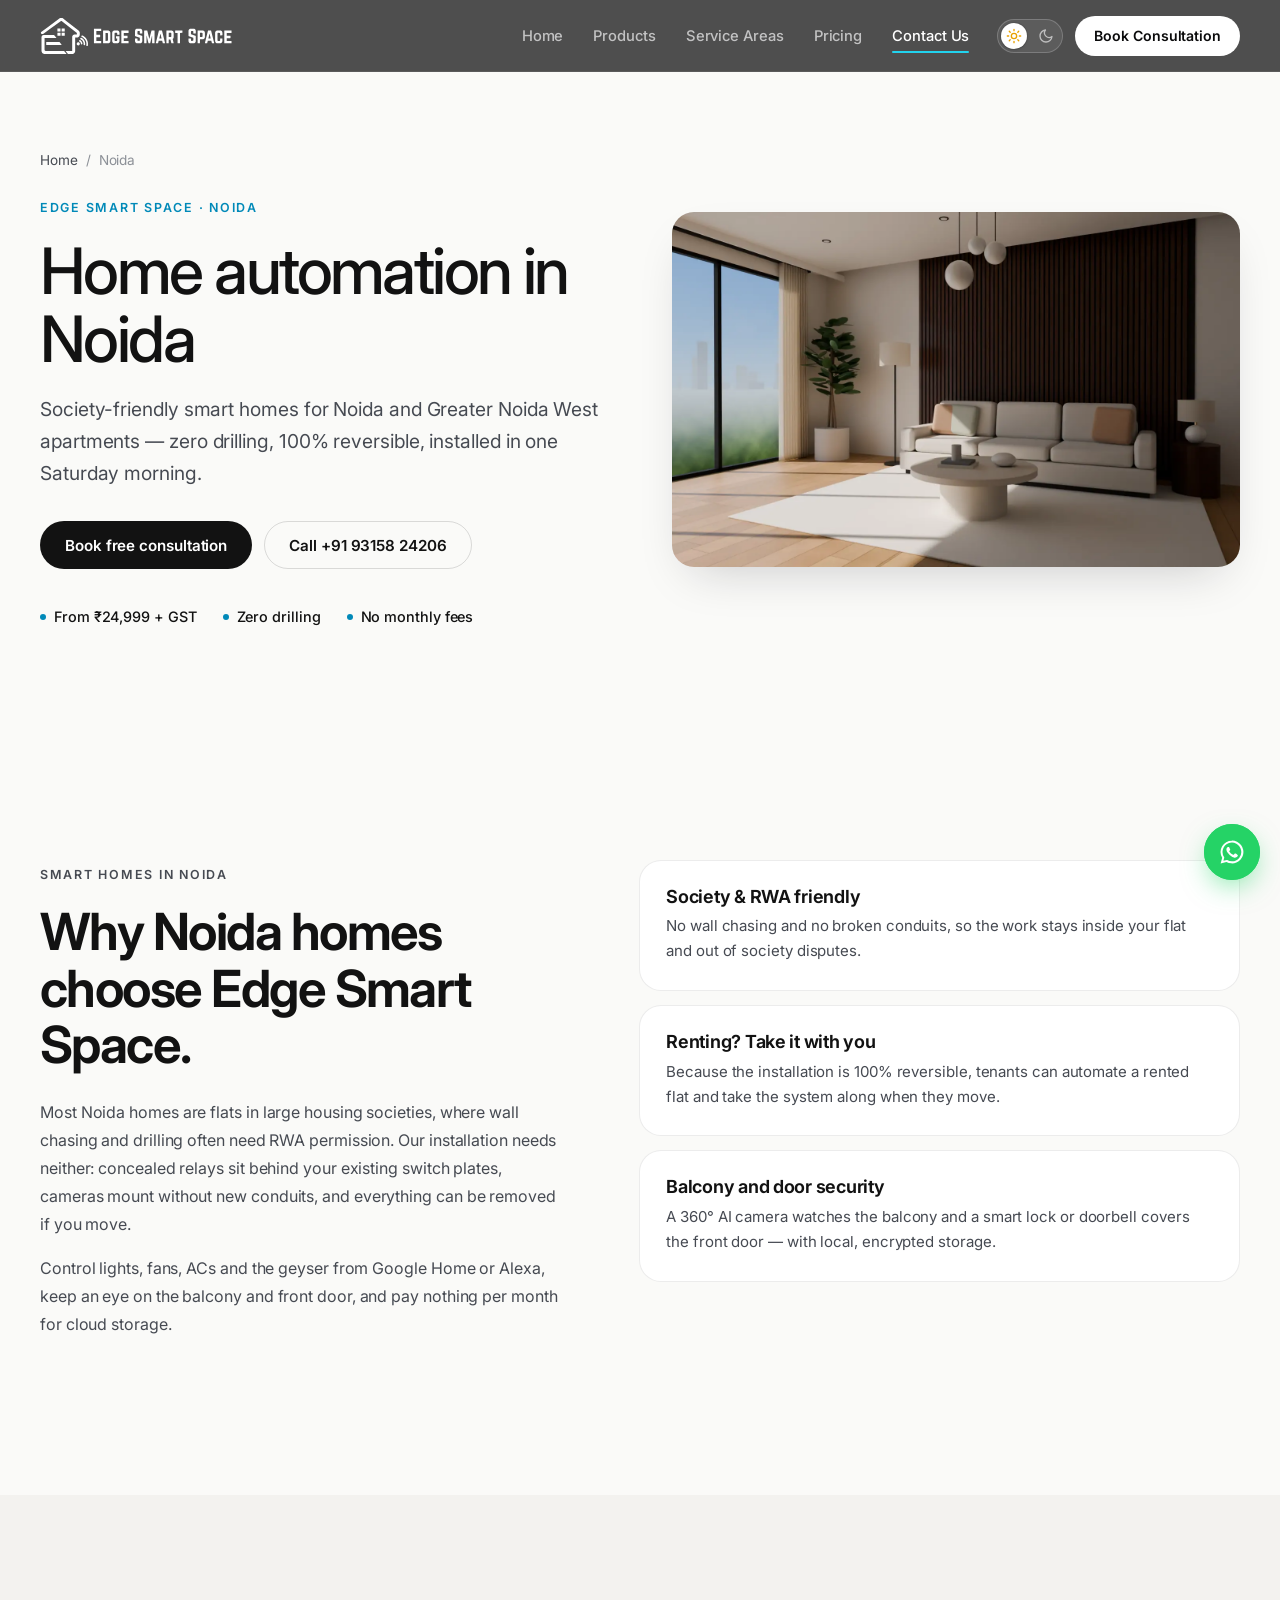
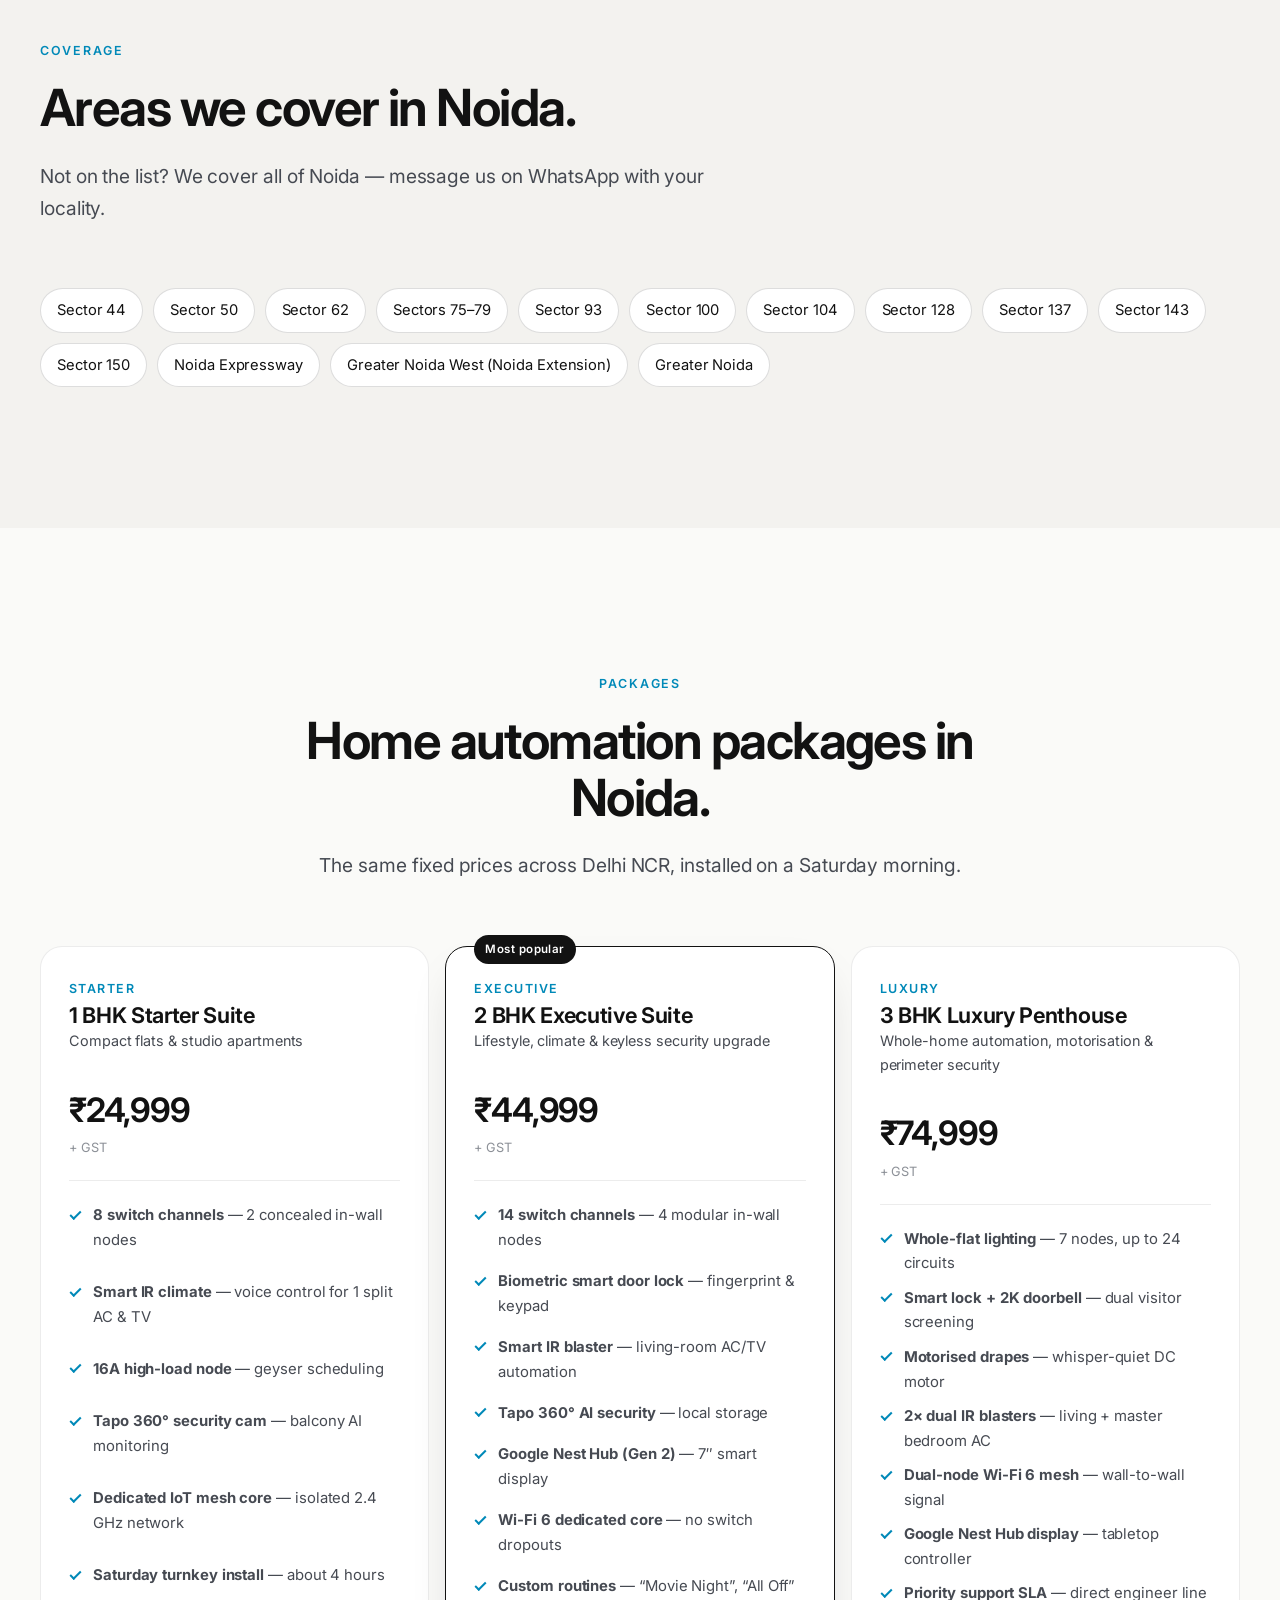
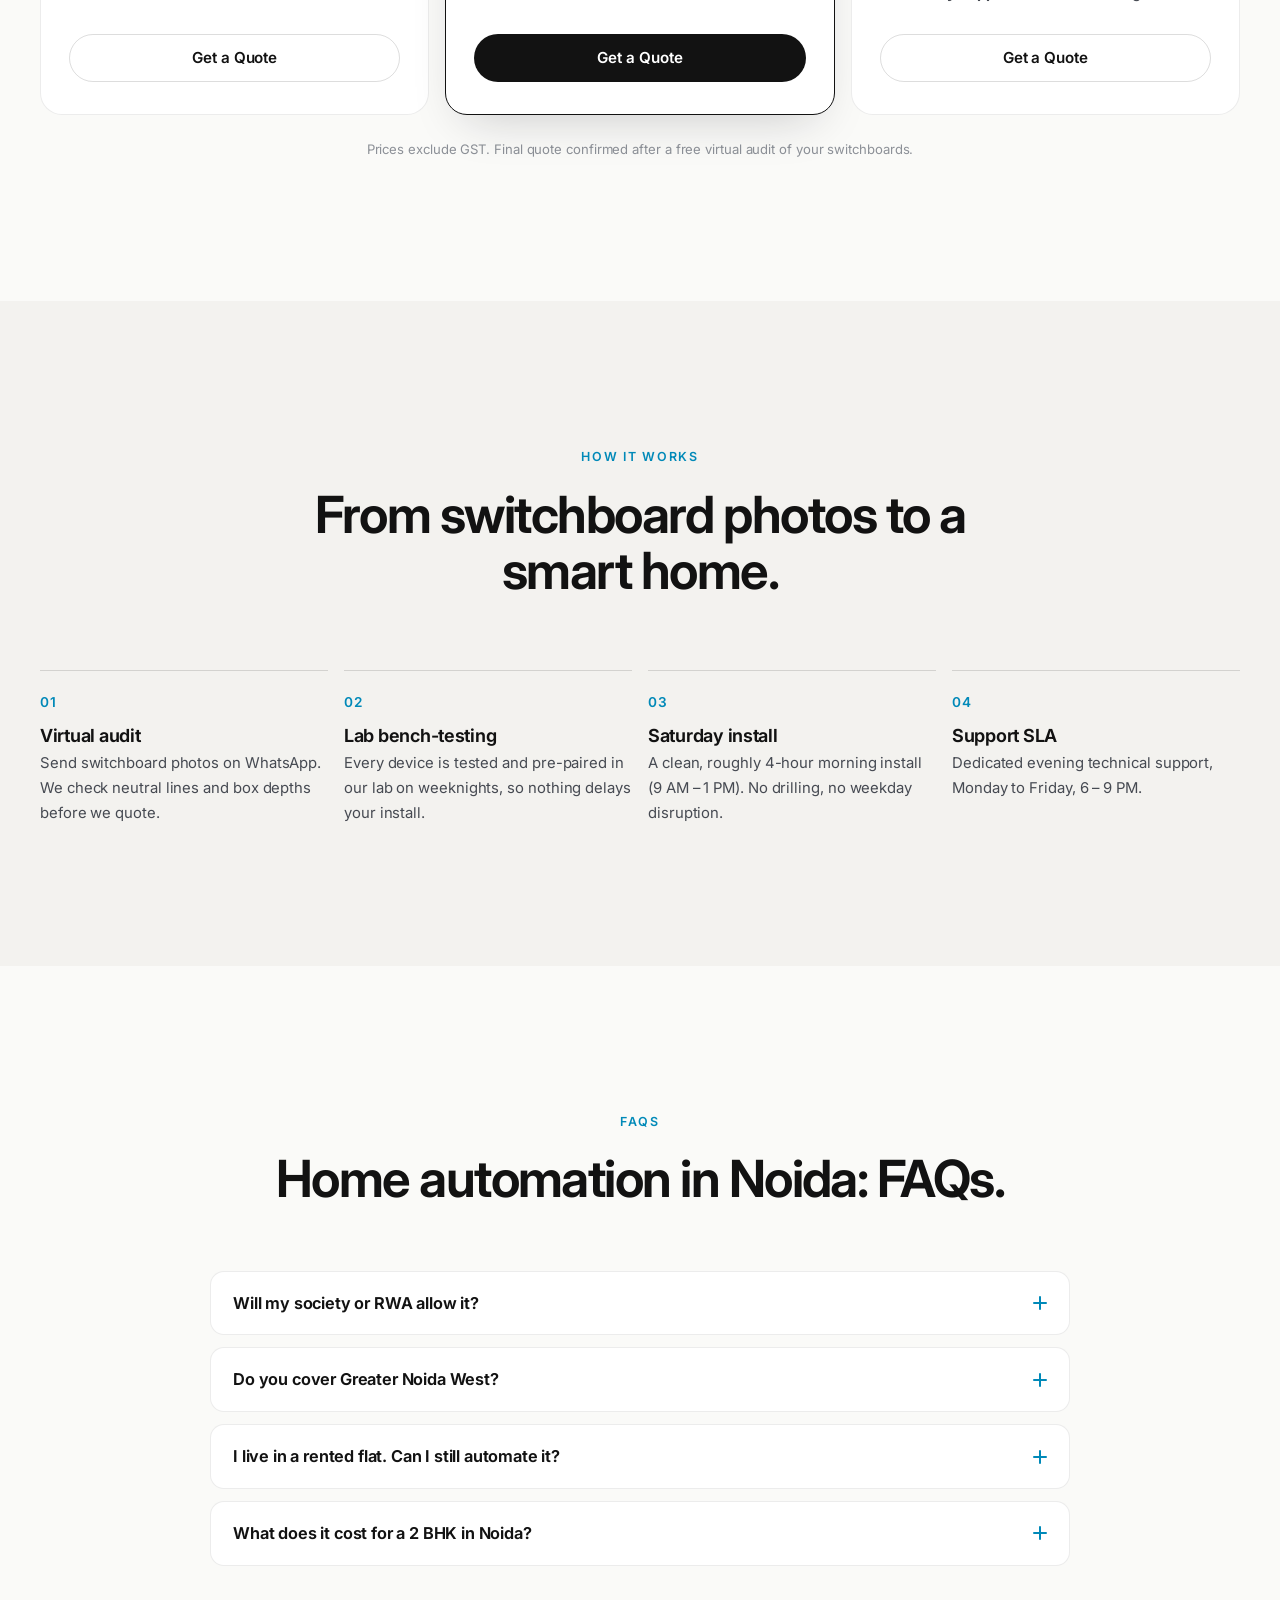
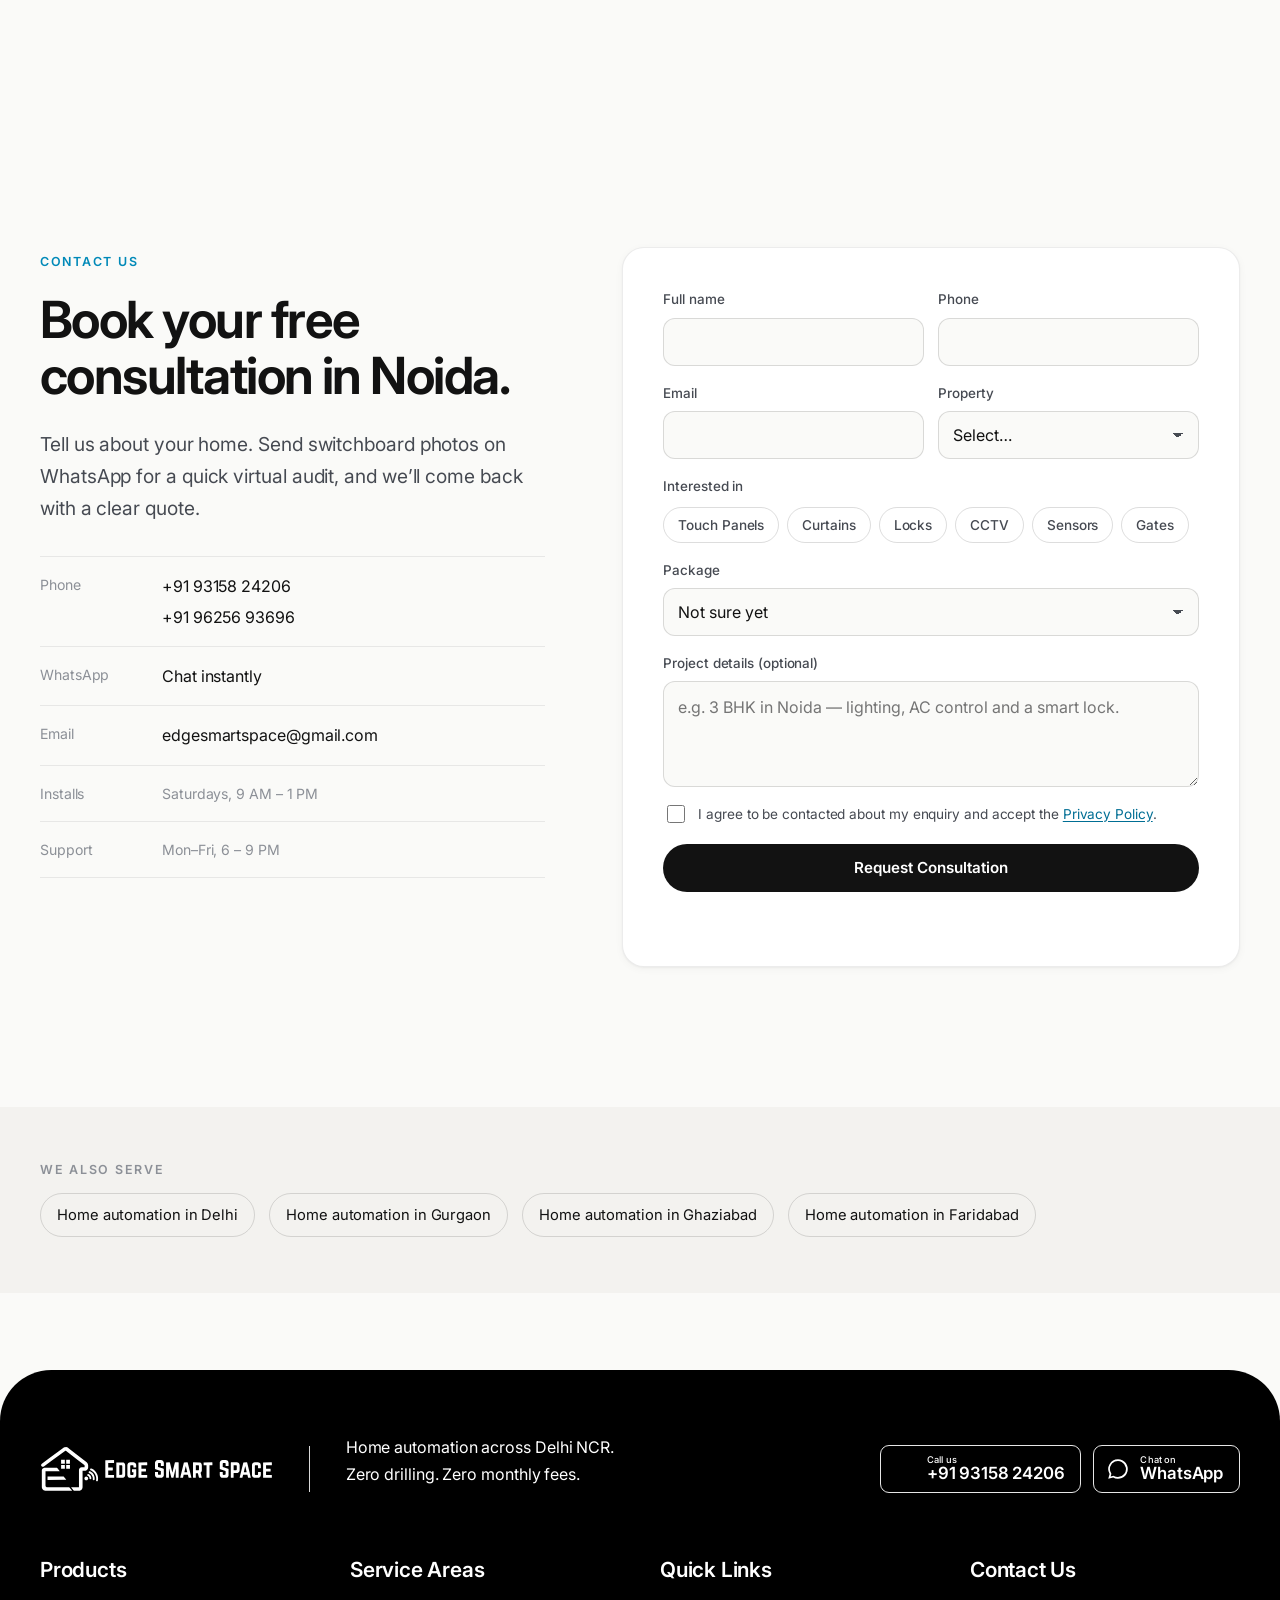
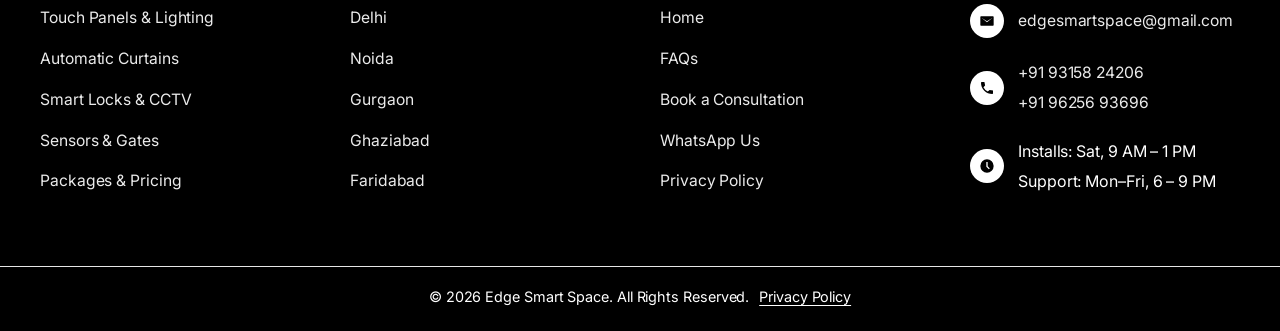
<file: home-automation-noida/index.html>
<!doctype html>
<html lang="en-IN" data-theme="light" class="no-js">
<head>
<meta charset="utf-8">
<meta name="viewport" content="width=device-width, initial-scale=1, viewport-fit=cover">
<script>
  /* Light mode by default; remember the visitor's choice. Runs before paint (no flash). */
  (function (d) {
    var t = 'light';
    try { if (localStorage.getItem('ess-theme') === 'dark') t = 'dark'; } catch (e) {}
    d.setAttribute('data-theme', t);
    d.className = d.className.replace('no-js', 'js');
    if (window.matchMedia && matchMedia('(prefers-reduced-motion: reduce)').matches) d.className += ' no-motion';
  })(document.documentElement);
</script>
<title>Home Automation in Noida & Greater Noida West — Edge Smart Space</title>
<meta name="description" content="Society-friendly home automation in Noida and Greater Noida West. Zero-drill smart switches, locks and cameras for apartments. From ₹24,999 + GST.">
<meta name="robots" content="index, follow, max-image-preview:large, max-snippet:-1">
<meta name="theme-color" content="#FAFAF8" media="(prefers-color-scheme: light)">
<meta name="theme-color" content="#0B0B0C" media="(prefers-color-scheme: dark)">
<link rel="canonical" href="https://edgesmartspace.com/home-automation-noida/">
<meta name="geo.region" content="IN-DL">
<meta name="geo.placename" content="Delhi NCR">
<meta property="og:type" content="website">
<meta property="og:site_name" content="Edge Smart Space">
<meta property="og:title" content="Home Automation in Noida & Greater Noida West — Edge Smart Space">
<meta property="og:description" content="Society-friendly home automation in Noida and Greater Noida West. Zero-drill smart switches, locks and cameras for apartments. From ₹24,999 + GST.">
<meta property="og:url" content="https://edgesmartspace.com/home-automation-noida/">
<meta property="og:image" content="https://edgesmartspace.com/assets/img/og-cover.jpg">
<meta property="og:image:width" content="1200">
<meta property="og:image:height" content="630">
<meta property="og:locale" content="en_IN">
<meta name="twitter:card" content="summary_large_image">
<meta name="twitter:title" content="Home Automation in Noida & Greater Noida West — Edge Smart Space">
<meta name="twitter:description" content="Society-friendly home automation in Noida and Greater Noida West. Zero-drill smart switches, locks and cameras for apartments. From ₹24,999 + GST.">
<meta name="twitter:image" content="https://edgesmartspace.com/assets/img/og-cover.jpg">
<link rel="icon" href="../favicon.ico" sizes="48x48">
<link rel="icon" type="image/svg+xml" href="../assets/img/favicon.svg">
<link rel="icon" type="image/png" sizes="32x32" href="../assets/img/favicon-32.png">
<link rel="apple-touch-icon" sizes="180x180" href="../assets/img/apple-touch-icon.png">
<link rel="manifest" href="../site.webmanifest">
<link rel="preconnect" href="https://fonts.googleapis.com">
<link rel="preconnect" href="https://fonts.gstatic.com" crossorigin>
<link rel="preload" as="style" href="https://fonts.googleapis.com/css2?family=Inter:wght@400..700&display=swap" onload="this.onload=null;this.rel='stylesheet'">
<noscript><link rel="stylesheet" href="https://fonts.googleapis.com/css2?family=Inter:wght@400..700&display=swap"></noscript>
<link rel="preload" as="image" href="../assets/img/render/mood_day-1600.webp" media="(min-width: 601px)" fetchpriority="high">
<link rel="stylesheet" href="../assets/css/style.css?v=20261028a">
<script type="application/ld+json">{"@context":"https://schema.org","@graph":[{"@type":["HomeAndConstructionBusiness","LocalBusiness"],"@id":"https://edgesmartspace.com/#business","name":"Edge Smart Space","description":"Home automation company in Delhi NCR: zero-drill smart lighting, climate control, smart locks, cameras and motorised curtains for apartments, builder floors and villas.","url":"https://edgesmartspace.com/","email":"edgesmartspace@gmail.com","telephone":"+91 93158 24206","image":"https://edgesmartspace.com/assets/img/og-cover.jpg","logo":"https://edgesmartspace.com/assets/img/logo/logo-stacked@2x.png","priceRange":"₹24,999 – ₹74,999+","currenciesAccepted":"INR","address":{"@type":"PostalAddress","addressLocality":"New Delhi","addressRegion":"Delhi","addressCountry":"IN"},"areaServed":[{"@type":"City","name":"Delhi"},{"@type":"City","name":"Noida"},{"@type":"City","name":"Greater Noida"},{"@type":"City","name":"Gurugram"},{"@type":"City","name":"Ghaziabad"},{"@type":"City","name":"Faridabad"},{"@type":"AdministrativeArea","name":"Delhi NCR"}],"contactPoint":[{"@type":"ContactPoint","telephone":"+91 93158 24206","contactType":"sales","areaServed":"IN","availableLanguage":["en","hi"]},{"@type":"ContactPoint","telephone":"+91 96256 93696","contactType":"customer support","areaServed":"IN","availableLanguage":["en","hi"]}],"knowsAbout":["Home automation","Smart home installation","Smart lighting","Smart door locks","CCTV cameras","Motorised curtains","Google Home","Amazon Alexa"],"hasOfferCatalog":{"@type":"OfferCatalog","name":"Home automation packages","itemListElement":[{"@type":"Offer","name":"1 BHK Starter Suite","price":24999,"priceCurrency":"INR","priceSpecification":{"@type":"PriceSpecification","price":24999,"priceCurrency":"INR","valueAddedTaxIncluded":false},"itemOffered":{"@type":"Service","name":"1 BHK Starter Suite — home automation package","serviceType":"Home automation installation"}},{"@type":"Offer","name":"2 BHK Executive Suite","price":44999,"priceCurrency":"INR","priceSpecification":{"@type":"PriceSpecification","price":44999,"priceCurrency":"INR","valueAddedTaxIncluded":false},"itemOffered":{"@type":"Service","name":"2 BHK Executive Suite — home automation package","serviceType":"Home automation installation"}},{"@type":"Offer","name":"3 BHK Luxury Penthouse","price":74999,"priceCurrency":"INR","priceSpecification":{"@type":"PriceSpecification","price":74999,"priceCurrency":"INR","valueAddedTaxIncluded":false},"itemOffered":{"@type":"Service","name":"3 BHK Luxury Penthouse — home automation package","serviceType":"Home automation installation"}}]}},{"@type":"Service","@id":"https://edgesmartspace.com/home-automation-noida/#service","name":"Home automation in Noida","serviceType":"Home automation installation","provider":{"@id":"https://edgesmartspace.com/#business"},"areaServed":{"@type":"City","name":"Noida","alternateName":"Greater Noida West"},"url":"https://edgesmartspace.com/home-automation-noida/","description":"Society-friendly home automation in Noida and Greater Noida West. Zero-drill smart switches, locks and cameras for apartments. From ₹24,999 + GST.","offers":[{"@type":"Offer","name":"1 BHK Starter Suite","price":24999,"priceCurrency":"INR","url":"https://edgesmartspace.com/home-automation-noida/#pricing"},{"@type":"Offer","name":"2 BHK Executive Suite","price":44999,"priceCurrency":"INR","url":"https://edgesmartspace.com/home-automation-noida/#pricing"},{"@type":"Offer","name":"3 BHK Luxury Penthouse","price":74999,"priceCurrency":"INR","url":"https://edgesmartspace.com/home-automation-noida/#pricing"}]},{"@type":"WebPage","@id":"https://edgesmartspace.com/home-automation-noida/#webpage","url":"https://edgesmartspace.com/home-automation-noida/","name":"Home Automation in Noida & Greater Noida West — Edge Smart Space","description":"Society-friendly home automation in Noida and Greater Noida West. Zero-drill smart switches, locks and cameras for apartments. From ₹24,999 + GST.","inLanguage":"en-IN","isPartOf":{"@id":"https://edgesmartspace.com/#website"}},{"@type":"BreadcrumbList","itemListElement":[{"@type":"ListItem","position":1,"name":"Home","item":"https://edgesmartspace.com/"},{"@type":"ListItem","position":2,"name":"Home automation in Noida","item":"https://edgesmartspace.com/home-automation-noida/"}]},{"@type":"FAQPage","@id":"https://edgesmartspace.com/home-automation-noida/#faq","mainEntity":[{"@type":"Question","name":"Will my society or RWA allow it?","acceptedAnswer":{"@type":"Answer","text":"Almost always — nothing is drilled or chased through walls, and the work stays inside your flat. If your society needs a work permit for any electrical work, we will help with the details."}},{"@type":"Question","name":"Do you cover Greater Noida West?","acceptedAnswer":{"@type":"Answer","text":"Yes, including Noida Extension societies, as well as Greater Noida and the Noida Expressway sectors."}},{"@type":"Question","name":"I live in a rented flat. Can I still automate it?","acceptedAnswer":{"@type":"Answer","text":"Yes. The installation is fully reversible, so we can restore the original setup when you move and reinstall the system in your next home."}},{"@type":"Question","name":"What does it cost for a 2 BHK in Noida?","acceptedAnswer":{"@type":"Answer","text":"The 2 BHK Executive Suite is ₹44,999 + GST and includes 14 switch channels, a biometric door lock, AC/TV automation, a 360° camera and a Google Nest Hub."}}]}]}</script>
</head>
<body class="subpage">
<svg width="0" height="0" style="position:absolute" aria-hidden="true" focusable="false"><defs><linearGradient id="essLogoGrad" x1="0" y1="0" x2="1" y2="1"><stop offset="0" class="lg-s1"/><stop offset="1" class="lg-s2"/></linearGradient></defs><symbol id="ess-logo" viewBox="-8 -8 2327 460"><g transform="translate(-143 -17)"><path class="lg-h" d="M149 191.7 L146.7 196.3 L146 199 L146 203.3 L147.3 207.7 L151.3 212.3 L157.7 215.3 L164 216 L169 215.3 L177 212 L254.3 154.7 L385.3 60 L390.3 57.3 L394.7 57.7 L396.7 58.7 L515.7 151.3 L578.3 198.7 L581 201.7 L581 220.3 L580.3 221 L552.3 221.3 L542.3 224 L536.7 227.3 L531.3 232.3 L528.7 236.3 L526 242.3 L524.7 249 L524.7 420.7 L523.7 421.7 L447 422 L447 423 L471.3 453 L474.7 456.3 L528.7 456.3 L532.3 455.7 L538.7 453.7 L545 450 L550.7 445.3 L555.7 438.7 L559.3 429.7 L560.7 421.7 L560.7 256.7 L562 255.7 L589.3 255.7 L596.7 253.3 L600.7 251.3 L608.7 244.7 L612 240 L615.7 231 L616.7 225 L616.7 200.3 L614.3 190.3 L611.7 184 L609.3 180.3 L601.7 172 L472 71.7 L430 38.3 L412 25 L405.7 22 L395.3 19.7 L385.3 20.3 L378.7 22.3 L373.3 25 L220 137.7 L153.7 187Z"/><path class="lg-d" d="M210.3 313.7 L210.3 347.3 L211 348 L397.7 347.7 L392 339.3 L371 313 L211 313Z M158.7 238.7 L155 245 L153.3 252 L153.3 421.3 L155.3 430.3 L159.3 438.3 L163 443.3 L171 450.3 L179.3 454.3 L188 456.3 L455.3 456.3 L455 455 L429.3 424 L426.7 421.7 L205.3 421.7 L202.3 421 L198.3 419 L193 413.7 L191.3 410.3 L190 404.7 L190.3 262.3 L191.3 261.7 L332.7 261.7 L332.7 260.7 L307.7 229.3 L304.3 226.3 L179 226.7 L167.3 230.7 L162.3 234.3Z M397.3 199 L396.7 199.7 L397 237 L434 237.3 L434.7 236.3 L434.7 199.3Z M346 199 L346 237 L383 237.3 L383.7 236.7 L383.7 199.3Z M397.3 147.3 L396.7 148.7 L397 185 L398 185.7 L434.3 185.3 L434.3 147.7Z M346.3 147.3 L345.7 148.3 L346 185.3 L383.3 185.3 L383.3 147.7Z"/><path class="lg-w" d="M596 315 L589.3 317 L586.3 319 L583 322.3 L581 325.3 L579.7 329 L579.3 336.7 L581 342.3 L585.3 348 L592 351.7 L596.3 352.7 L599.7 352.7 L604.7 351.3 L608 349.7 L613 345 L616 339.3 L616.7 336.7 L616.7 330.7 L614.3 324.7 L609 318.7 L603 315.7Z"/><path class="lg-w lg-p lg-a0" d="M612.3 289.3 L609.3 293 L607.3 298 L607.3 300 L608.7 303.7 L610.3 305.7 L616.7 308.7 L619.3 310.7 L624.7 316 L627 320 L629.3 326 L630 334.7 L631.7 338.3 L633.7 340 L638.3 341.7 L641.3 341.3 L644.7 340 L647.3 337.3 L648.3 335 L648 325.3 L644.7 314 L639.3 304.7 L632 296.7 L624.7 291.3 L617.7 288.3 L614.7 288.3Z"/><path class="lg-w lg-p lg-a1" d="M626.3 262.3 L623.3 266 L621.7 270 L621.7 273.3 L622.7 276 L625.3 278.7 L634.3 283 L642 288.7 L650.7 298 L658 310.3 L661 318.3 L663 327.7 L662.7 343.3 L663.7 346.3 L667.3 349.7 L670.7 350.7 L673 350.7 L677.7 349 L680 346.7 L681.3 343.7 L681.3 326 L678.3 311 L671.3 294.7 L663 282.7 L655.7 275 L650.3 270.7 L640.3 264.3 L633.3 261.3 L629.3 261Z"/><path class="lg-w lg-p lg-a2" d="M641.3 234 L638.3 237.3 L636 242.7 L636 245.3 L637.3 249 L638.7 250.3 L643.3 252 L654.7 258 L667.3 268 L677.3 279 L685.7 291.7 L691 303 L694 311.7 L696 320.7 L697 328.3 L697 341.7 L695.7 350.7 L696 356 L696.7 357.3 L700.7 360.7 L702.7 361.3 L707.3 361.3 L709.3 360.7 L712 358.7 L714 355 L715.7 338.7 L715.3 326.3 L713.7 314 L710.7 302 L705.7 289.3 L701.3 280.7 L694 269.3 L689.3 263.3 L680.3 254 L673 247.7 L661.3 239.7 L648.7 233.3 L643.7 233Z"/></g><g transform="translate(645 133.2) scale(1.0590) translate(-138.7 -519.7)"><path class="lg-t" d="M1630.3 541 L1628.7 543.3 L1629 685.3 L1630.7 686.7 L1710.7 686.3 L1711.7 685.3 L1711.3 660.3 L1709 659.3 L1657.3 659.3 L1656.7 658.3 L1656.7 629.3 L1657.3 628.3 L1696.3 628.3 L1698.3 627.7 L1699.7 625 L1699.7 604 L1698.3 601.3 L1696.7 600.7 L1657 600.3 L1656.7 569.3 L1657.3 568.3 L1710 568 L1711.7 566.3 L1711.7 542.3 L1710.3 541 L1709 540.7Z M1542.7 542 L1535.7 545 L1530 550 L1526 557 L1524 564.7 L1524 662 L1525.3 668.7 L1528.3 675.3 L1533 680.7 L1535.3 682.3 L1543 685.7 L1548.7 686.7 L1582.7 686.7 L1588.3 685.7 L1591.3 684.7 L1598.3 680.7 L1601.7 677.3 L1605.7 670 L1607.7 658.7 L1607.3 633 L1605.3 631 L1583.7 631 L1582.3 631.7 L1581.3 633.7 L1581.3 653.7 L1579.7 657.7 L1577 659.7 L1574.3 660.3 L1558 660.3 L1554.3 659 L1552.3 657 L1551 653 L1551 574.3 L1552 571 L1554.3 568.7 L1556.7 567.7 L1576.7 568 L1580 570.7 L1581 572.7 L1581.3 593.7 L1582.3 595.7 L1585 596.7 L1605.3 596.3 L1607 595 L1607.7 593.3 L1607.7 569.7 L1605.7 557.7 L1601.7 550.3 L1598.3 547 L1594 544 L1586.3 541.3 L1581.3 540.7 L1550.3 540.7Z M1444.3 541 L1443 542 L1442 544.3 L1408 681.3 L1407.7 685.3 L1409 686.7 L1432.3 686.3 L1433.7 685 L1439.7 660 L1440.3 658.3 L1441.7 657.3 L1479 657.3 L1480 658 L1481 660.7 L1487 685 L1488.3 686.3 L1512.3 686.3 L1513 685.3 L1512.7 681 L1511.7 678.7 L1478.3 543 L1477 541.3 L1475 540.7Z M1460.3 577.7 L1461 578.3 L1473.3 632.7 L1472.7 633.3 L1448 633.3 L1447.3 632.7 L1447.7 629.3 L1458.7 582Z M1388.7 542 L1381.3 540.7 L1327 540.7 L1325 541.3 L1324 542.7 L1324 685 L1326 686.7 L1347.7 687 L1350.3 685.7 L1350.7 642.7 L1351.7 641.7 L1380.3 641.7 L1387 640.7 L1392.7 638.7 L1398.3 635 L1402.3 630.7 L1404.7 626.3 L1406.3 621.7 L1407.3 615 L1407.3 568.3 L1406.7 562.3 L1404.7 555.7 L1400.7 549.3 L1395.7 545Z M1351.3 567.7 L1373.7 567.3 L1376.3 568 L1379 570.3 L1380.3 574.3 L1380.3 608 L1379 611.7 L1377.3 613.3 L1374.3 614.7 L1351.7 615 L1350.7 614 L1350.7 568.7Z M1068.7 541 L1067 543 L1067.3 566.7 L1068.3 567.7 L1070 568 L1093.7 568 L1094.7 569 L1094.7 684.7 L1096.3 686.7 L1121 686.7 L1122.7 685 L1122.7 569 L1123.3 568 L1149 567.7 L1150.3 566 L1150.3 543 L1149.3 541.3 L1147.3 540.7Z M968 541.3 L967 542.7 L967 685 L969 686.7 L991.7 686.7 L993.3 685.7 L993.7 643.7 L994.7 642.7 L1012 642.7 L1013 643.7 L1023 685 L1025 686.7 L1048.3 686.3 L1049.7 684.7 L1049.7 683.3 L1038.7 638.3 L1044.7 632.7 L1047.3 628.3 L1049.7 621.3 L1050.3 616 L1050.3 568.3 L1049.7 562.3 L1046.7 553.7 L1043.7 549.3 L1038.7 545 L1034.7 543 L1027 541 L970 540.7Z M994.3 567.3 L1016.7 567.3 L1018.7 567.7 L1022 570.3 L1023.3 574.3 L1023.3 609 L1022 612.7 L1020 614.7 L1016 616 L994.7 616 L993.7 615 L993.7 568.3Z M883 541 L881 543.3 L847 680.3 L846.3 685.3 L847.7 686.7 L870.3 686.7 L871.7 686 L873.7 681 L878.7 659 L879.7 657.7 L917.7 657.3 L919.3 659.3 L925 682.7 L927 686.3 L950.3 686.7 L951.7 685.7 L951.7 682 L950.7 679.7 L917.3 543.7 L915.3 541 L914 540.7Z M899.3 578 L912 632.7 L911.3 633.3 L886.3 633.3 L886 631.7 L897.7 580.7Z M714.7 541 L713 542.7 L712.7 544 L713 684.7 L715.3 686.7 L737.3 686.7 L739.7 684.7 L740 601.3 L741.3 600.7 L742 601.3 L753 649 L762 685 L764.3 686.7 L779.7 686.7 L781 686 L782.7 683.7 L801.7 602.7 L802.3 601 L803.7 600.7 L804 683.7 L806.7 686.7 L829.7 686.3 L831.7 683.3 L831.7 544 L831 542.3 L829.7 541 L828 540.7 L799.7 540.7 L797.3 541.3 L796 542.7 L781 601.3 L773 635.3 L772.3 636 L770.7 632.7 L748.7 543.3 L747.3 541.7 L744.7 540.7Z M453.3 541 L451.7 543.3 L452 685.3 L453.7 686.7 L533.7 686.3 L534.7 685.3 L534.3 660.3 L532 659.3 L480.3 659.3 L479.7 658.3 L479.7 629.3 L480.3 628.3 L519.3 628.3 L521.3 627.7 L522.7 625 L522.7 604 L521.3 601.3 L519.7 600.7 L480 600.3 L479.7 569.3 L480.3 568.3 L533 568 L534.7 566.3 L534.7 542.3 L533.3 541 L532 540.7Z M366 542 L359 545 L353.7 549.7 L351.3 553 L349 558 L347.3 566.3 L347.3 660 L349 669.3 L351.3 674.7 L356 680.3 L359.3 682.7 L366.3 685.7 L372 686.7 L406 686.7 L411.7 685.7 L418.7 682.7 L424.3 678 L427.7 673 L429.7 667.3 L430.7 662.3 L430.7 607.3 L429.3 606 L427.7 605.7 L393.3 605.7 L391.3 606.3 L390.3 609 L390.7 631.3 L391.7 632.7 L393.7 633.3 L404 633.3 L404.7 634 L404.3 655 L401.3 659 L398.7 660 L380.3 660 L377.7 659 L375 656 L374.3 653 L374.3 574 L375.7 570.3 L379 567.7 L400 567.7 L403 570 L404.3 572.7 L404.7 586.7 L406 589 L428.3 589.3 L430.7 587.3 L430.7 566.3 L429.3 559 L425.7 551.3 L422 547.3 L417.3 544 L412 542 L404.7 540.7 L373.3 540.7Z M244.3 541 L243 542.7 L243 685 L244.7 686.7 L301.3 686.7 L308.3 685.3 L312.3 683.7 L318.3 679.7 L321.7 675.7 L324.7 669.3 L326.3 660.3 L326.3 568.7 L325.3 561 L322.7 553.7 L319.7 549.3 L314.3 545 L310.7 543 L303 541Z M272 568 L293.7 568.3 L297.3 571 L299 575 L299 652.7 L297.7 656 L293.7 659 L272 659.3 L271 658.3 L271 569Z M1238.3 521 L1231.3 524 L1226 528.7 L1222 535 L1220.3 540.3 L1219.7 545 L1220 602 L1221 604 L1224.7 606.7 L1274 622.7 L1275 623.7 L1275 651.7 L1273.3 656.3 L1269.7 659 L1254.7 659.3 L1252.3 658.7 L1249.7 656.7 L1248 653.3 L1247.7 633 L1246.7 632 L1244.7 631.3 L1222.7 631.3 L1220.7 632 L1219.7 634 L1219.7 660.3 L1221 668.3 L1224 675.3 L1228 680 L1231.7 682.7 L1238.7 685.7 L1244.3 686.7 L1278 686.7 L1284 685.7 L1291 682.7 L1296.7 678 L1300.7 671.3 L1302.7 664.3 L1302.7 605.3 L1299.7 601.7 L1297 600.3 L1248.7 584.7 L1247.7 583.3 L1247.7 555 L1249.3 550 L1253.3 547.3 L1267.7 547 L1270.7 547.7 L1273.7 550.3 L1274.7 553 L1275 573.3 L1276.3 574.7 L1301.7 574.7 L1303 572.7 L1303 547 L1301.7 538.3 L1299.3 532.7 L1296.7 528.7 L1291.3 524 L1284.3 521 L1277 519.7 L1245.7 519.7Z M626.7 521 L619.3 524.3 L613.7 529.7 L611 534 L609 539.7 L608 545.7 L608.3 601.3 L609.3 603.7 L613.3 606.7 L662.7 622.7 L663.3 623.7 L663.3 652.3 L663 654.3 L661.3 657 L658 659 L641.7 659 L639.7 658 L636.7 654.3 L636.3 633.7 L635.3 632 L633.3 631.3 L610 631.7 L608.7 632.7 L608 634.3 L608 658.7 L609 666.7 L611 672.3 L614 677.3 L617.7 681 L626 685.3 L633 686.7 L666.7 686.7 L673.7 685.3 L680 682.3 L685.7 677.3 L688.7 672.3 L690.7 666.7 L691.7 659.7 L691.3 606 L688.7 602 L684.7 600 L637 584.7 L636.3 583.7 L636.3 554 L637.7 550.3 L641.7 547.3 L656.3 547 L659 547.7 L662 550 L663 552 L663.3 572.7 L664.7 574.7 L690 574.7 L691 574 L691.7 572.3 L691.7 548 L690.7 540 L688.7 534.3 L685.7 529.3 L679.3 523.7 L673 521 L665.3 519.7 L634.3 519.7Z M140.3 520 L138.7 522.3 L139 685.3 L140.7 686.7 L220 686.7 L221.7 685.3 L221.3 660.3 L219 659.3 L167 659.3 L166.3 658.7 L166.3 617.7 L167 617 L206.3 617 L208 616.3 L209.7 613.7 L209.7 592.7 L208 589.7 L206 589 L168 589.3 L166.3 588.3 L166.3 548 L167 547.3 L220 547 L221.7 545.3 L221.7 521.3 L220.3 520 L219 519.7Z"/></g></symbol></svg>
<a class="skip-link" href="#main">Skip to content</a>

<header class="site-header" id="siteHeader">
  <div class="container nav-wrap">
    <a href="../" class="brand" aria-label="Edge Smart Space — home">
      <svg role="img" aria-label="Edge Smart Space"><use href="#ess-logo"/></svg>
    </a>
    <nav class="main-nav" id="mainNav" aria-label="Primary">
      <ul>
        <li><a href="../">Home</a></li>
        <li><a href="../#products">Products</a></li>
        <li><a href="../#areas">Service Areas</a></li>
        <li><a href="../#pricing">Pricing</a></li>
        <li><a href="#contact">Contact Us</a></li>
      </ul>
      <div class="nav-foot">
        <a href="#contact" class="btn btn-block">Book Consultation</a>
        <p>Or call <a href="tel:+919315824206">+91 93158 24206</a></p>
      </div>
    </nav>
    <div class="nav-actions">
      <button class="theme-switch" id="themeSwitch" type="button" role="switch" aria-checked="false" aria-label="Dark mode">
        <svg class="i-sun" viewBox="0 0 24 24" fill="none" stroke="currentColor" stroke-width="2" stroke-linecap="round" aria-hidden="true"><circle cx="12" cy="12" r="4"/><path d="M12 2v2M12 20v2M4.9 4.9l1.4 1.4M17.7 17.7l1.4 1.4M2 12h2M20 12h2M4.9 19.1l1.4-1.4M17.7 6.3l1.4-1.4"/></svg>
        <svg class="i-moon" viewBox="0 0 24 24" fill="none" stroke="currentColor" stroke-width="2" stroke-linecap="round" stroke-linejoin="round" aria-hidden="true"><path d="M21 12.8A9 9 0 1 1 11.2 3a7 7 0 0 0 9.8 9.8z"/></svg>
        <span class="knob" aria-hidden="true"></span>
      </button>
      <a href="#contact" class="btn btn-primary btn-sm nav-cta">Book Consultation</a>
      <button class="nav-toggle" id="navToggle" type="button" aria-label="Open menu" aria-expanded="false" aria-controls="mainNav"><span></span><span></span></button>
    </div>
  </div>
</header>

<main id="main">
<section class="city-hero" aria-labelledby="city-title">
  <div class="container city-hero-grid">
    <div class="city-copy">
      <nav class="crumbs" aria-label="Breadcrumb"><a href="../">Home</a><span aria-hidden="true">/</span><span aria-current="page">Noida</span></nav>
      <p class="eyebrow">Edge Smart Space · Noida</p>
      <h1 id="city-title">Home automation in Noida</h1>
      <p class="lead">Society-friendly smart homes for Noida and Greater Noida West apartments — zero drilling, 100% reversible, installed in one Saturday morning.</p>
      <div class="hero-ctas">
        <a href="#contact" class="btn btn-primary">Book free consultation</a>
        <a href="tel:+919315824206" class="btn btn-ghost">Call +91 93158 24206</a>
      </div>
      <ul class="hero-trust" aria-label="Highlights">
        <li>From ₹24,999 + GST</li><li>Zero drilling</li><li>No monthly fees</li>
      </ul>
    </div>
    <figure class="city-photo">
      <img src="../assets/img/render/mood_day-1600.webp" srcset="../assets/img/render/mood_day-960.webp 960w, ../assets/img/render/mood_day-1600.webp 1600w" sizes="(max-width: 900px) 100vw, 600px" width="1600" height="900" fetchpriority="high" decoding="async" alt="Smart home automation in a Noida apartment living room in daylight">
    </figure>
  </div>
</section>

<section class="section" aria-labelledby="why-title">
  <div class="container split city-split">
    <div class="rv city-intro">
      <p class="eyebrow">Smart homes in Noida</p>
      <h2 id="why-title">Why Noida homes choose Edge Smart Space.</h2>
      <p>Most Noida homes are flats in large housing societies, where wall chasing and drilling often need RWA permission. Our installation needs neither: concealed relays sit behind your existing switch plates, cameras mount without new conduits, and everything can be removed if you move.</p><p>Control lights, fans, ACs and the geyser from Google Home or Alexa, keep an eye on the balcony and front door, and pay nothing per month for cloud storage.</p>
    </div>
    <div class="city-points"><article class="card rv" style="--d:0.00s"><h3>Society &amp; RWA friendly</h3><p>No wall chasing and no broken conduits, so the work stays inside your flat and out of society disputes.</p></article><article class="card rv" style="--d:0.05s"><h3>Renting? Take it with you</h3><p>Because the installation is 100% reversible, tenants can automate a rented flat and take the system along when they move.</p></article><article class="card rv" style="--d:0.10s"><h3>Balcony and door security</h3><p>A 360° AI camera watches the balcony and a smart lock or doorbell covers the front door — with local, encrypted storage.</p></article></div>
  </div>
</section>

<section class="section section-alt" aria-labelledby="areas-title">
  <div class="container">
    <div class="sec-head rv">
      <p class="eyebrow">Coverage</p>
      <h2 id="areas-title">Areas we cover in Noida.</h2>
      <p class="lead">Not on the list? We cover all of Noida — message us on WhatsApp with your locality.</p>
    </div>
    <ul class="locality-list rv"><li>Sector 44</li><li>Sector 50</li><li>Sector 62</li><li>Sectors 75–79</li><li>Sector 93</li><li>Sector 100</li><li>Sector 104</li><li>Sector 128</li><li>Sector 137</li><li>Sector 143</li><li>Sector 150</li><li>Noida Expressway</li><li>Greater Noida West (Noida Extension)</li><li>Greater Noida</li></ul>
  </div>
</section>

<section class="section" id="pricing" aria-labelledby="price-title">
  <div class="container">
    <div class="sec-head center rv">
      <p class="eyebrow">Packages</p>
      <h2 id="price-title">Home automation packages in Noida.</h2>
      <p class="lead">The same fixed prices across Delhi NCR, installed on a Saturday morning.</p>
    </div>
    <div class="plans">
      <article class="plan rv" style="--d:0.00s">
        
        <p class="plan-tier">Starter</p><h3>1 BHK Starter Suite</h3><p class="plan-fit">Compact flats & studio apartments</p>
        <p class="plan-price"><b>₹24,999</b> <small>+ GST</small></p>
        <ul><li><b>8 switch channels</b> — 2 concealed in-wall nodes</li><li><b>Smart IR climate</b> — voice control for 1 split AC &amp; TV</li><li><b>16A high-load node</b> — geyser scheduling</li><li><b>Tapo 360° security cam</b> — balcony AI monitoring</li><li><b>Dedicated IoT mesh core</b> — isolated 2.4 GHz network</li><li><b>Saturday turnkey install</b> — about 4 hours</li></ul>
        <a href="#contact" class="btn btn-ghost" data-plan="1 BHK Starter Suite">Get a Quote</a>
      </article>
      <article class="plan featured rv" style="--d:0.06s">
        <span class="badge">Most popular</span>
        <p class="plan-tier">Executive</p><h3>2 BHK Executive Suite</h3><p class="plan-fit">Lifestyle, climate &amp; keyless security upgrade</p>
        <p class="plan-price"><b>₹44,999</b> <small>+ GST</small></p>
        <ul><li><b>14 switch channels</b> — 4 modular in-wall nodes</li><li><b>Biometric smart door lock</b> — fingerprint &amp; keypad</li><li><b>Smart IR blaster</b> — living-room AC/TV automation</li><li><b>Tapo 360° AI security</b> — local storage</li><li><b>Google Nest Hub (Gen 2)</b> — 7″ smart display</li><li><b>Wi-Fi 6 dedicated core</b> — no switch dropouts</li><li><b>Custom routines</b> — “Movie Night”, “All Off”</li></ul>
        <a href="#contact" class="btn btn-primary" data-plan="2 BHK Executive Suite">Get a Quote</a>
      </article>
      <article class="plan rv" style="--d:0.12s">
        
        <p class="plan-tier">Luxury</p><h3>3 BHK Luxury Penthouse</h3><p class="plan-fit">Whole-home automation, motorisation &amp; perimeter security</p>
        <p class="plan-price"><b>₹74,999</b> <small>+ GST</small></p>
        <ul><li><b>Whole-flat lighting</b> — 7 nodes, up to 24 circuits</li><li><b>Smart lock + 2K doorbell</b> — dual visitor screening</li><li><b>Motorised drapes</b> — whisper-quiet DC motor</li><li><b>2× dual IR blasters</b> — living + master bedroom AC</li><li><b>Dual-node Wi-Fi 6 mesh</b> — wall-to-wall signal</li><li><b>Google Nest Hub display</b> — tabletop controller</li><li><b>Priority support SLA</b> — direct engineer line</li></ul>
        <a href="#contact" class="btn btn-ghost" data-plan="3 BHK Luxury Penthouse">Get a Quote</a>
      </article>
    </div>
    <p class="fine">Prices exclude GST. Final quote confirmed after a free virtual audit of your switchboards.</p>
  </div>
</section>

<section class="section section-alt" aria-labelledby="how-title">
  <div class="container">
    <div class="sec-head center rv"><p class="eyebrow">How it works</p><h2 id="how-title">From switchboard photos to a smart home.</h2></div>
    <ol class="steps"><li class="rv" style="--d:0.00s"><h3>Virtual audit</h3><p>Send switchboard photos on WhatsApp. We check neutral lines and box depths before we quote.</p></li><li class="rv" style="--d:0.05s"><h3>Lab bench-testing</h3><p>Every device is tested and pre-paired in our lab on weeknights, so nothing delays your install.</p></li><li class="rv" style="--d:0.10s"><h3>Saturday install</h3><p>A clean, roughly 4-hour morning install (9 AM – 1 PM). No drilling, no weekday disruption.</p></li><li class="rv" style="--d:0.15s"><h3>Support SLA</h3><p>Dedicated evening technical support, Monday to Friday, 6 – 9 PM.</p></li></ol>
  </div>
</section>

<section class="section" id="faq" aria-labelledby="faq-title">
  <div class="container narrow-faq">
    <div class="sec-head center rv"><p class="eyebrow">FAQs</p><h2 id="faq-title">Home automation in Noida: FAQs.</h2></div>
    <div class="faq"><details class="faq-item rv"><summary><h3>Will my society or RWA allow it?</h3><span class="faq-ic" aria-hidden="true"></span></summary><p>Almost always — nothing is drilled or chased through walls, and the work stays inside your flat. If your society needs a work permit for any electrical work, we will help with the details.</p></details><details class="faq-item rv"><summary><h3>Do you cover Greater Noida West?</h3><span class="faq-ic" aria-hidden="true"></span></summary><p>Yes, including Noida Extension societies, as well as Greater Noida and the Noida Expressway sectors.</p></details><details class="faq-item rv"><summary><h3>I live in a rented flat. Can I still automate it?</h3><span class="faq-ic" aria-hidden="true"></span></summary><p>Yes. The installation is fully reversible, so we can restore the original setup when you move and reinstall the system in your next home.</p></details><details class="faq-item rv"><summary><h3>What does it cost for a 2 BHK in Noida?</h3><span class="faq-ic" aria-hidden="true"></span></summary><p>The 2 BHK Executive Suite is ₹44,999 + GST and includes 14 switch channels, a biometric door lock, AC/TV automation, a 360° camera and a Google Nest Hub.</p></details></div>
  </div>
</section>

<section class="section" id="contact" aria-labelledby="contact-title">
  <div class="container contact-grid">
    <div class="rv">
      <p class="eyebrow">Contact Us</p>
      <h2 id="contact-title">Book your free consultation in Noida.</h2>
      <p class="lead">Tell us about your home. Send switchboard photos on WhatsApp for a quick virtual audit, and we’ll come back with a clear quote.</p>
      <ul class="contact-list">
        <li><span>Phone</span><span class="phones"><a href="tel:+919315824206">+91 93158 24206</a><a href="tel:+919625693696">+91 96256 93696</a></span></li>
        <li><span>WhatsApp</span><a class="wa-link" href="https://wa.me/919315824206" target="_blank" rel="noopener">Chat instantly</a></li>
        <li><span>Email</span><a href="mailto:edgesmartspace@gmail.com">edgesmartspace@gmail.com</a></li>
        <li><span>Installs</span><span class="phones"><span>Saturdays, 9 AM – 1 PM</span></span></li>
        <li><span>Support</span><span class="phones"><span>Mon–Fri, 6 – 9 PM</span></span></li>
      </ul>
    </div>
    <form class="form rv" id="contactForm" action="https://api.web3forms.com/submit" method="post" novalidate style="--d:.08s">
      <!-- Form delivery: Web3Forms → edgesmartspace@gmail.com -->
      <input type="hidden" name="access_key" value="3a620a35-3105-49df-82b5-f52b960713db">
      <input type="hidden" name="subject" value="New consultation request — Edge Smart Space website">
      <input type="hidden" name="from_name" value="Edge Smart Space Website">
      <input type="hidden" name="city" value="Noida">
      <div class="hp" aria-hidden="true"><label>Leave empty <input type="checkbox" name="botcheck" tabindex="-1" autocomplete="off"></label></div>
      <div class="field-row">
        <div class="field"><label for="f-name">Full name</label><input id="f-name" name="name" type="text" required autocomplete="name"><small class="err"></small></div>
        <div class="field"><label for="f-phone">Phone</label><input id="f-phone" name="phone" type="tel" required autocomplete="tel" inputmode="tel"><small class="err"></small></div>
      </div>
      <div class="field-row">
        <div class="field"><label for="f-email">Email</label><input id="f-email" name="email" type="email" required autocomplete="email"><small class="err"></small></div>
        <div class="field"><label for="f-property">Property</label>
          <select id="f-property" name="property" required><option value="">Select…</option><option>Apartment (1–2 BHK)</option><option>Apartment (3+ BHK)</option><option>Villa / Bungalow</option><option>New Construction</option><option>Office / Commercial</option></select><small class="err"></small></div>
      </div>
      <fieldset class="field"><legend>Interested in</legend>
        <div class="chips">
          <label class="chip"><input type="checkbox" name="interests[]" value="Touch Panels"><span>Touch Panels</span></label>
          <label class="chip"><input type="checkbox" name="interests[]" value="Automatic Curtains"><span>Curtains</span></label>
          <label class="chip"><input type="checkbox" name="interests[]" value="Smart Locks"><span>Locks</span></label>
          <label class="chip"><input type="checkbox" name="interests[]" value="CCTV"><span>CCTV</span></label>
          <label class="chip"><input type="checkbox" name="interests[]" value="Sensors"><span>Sensors</span></label>
          <label class="chip"><input type="checkbox" name="interests[]" value="Gate Automation"><span>Gates</span></label>
        </div>
      </fieldset>
      <div class="field"><label for="f-plan">Package</label>
        <select id="f-plan" name="plan"><option value="">Not sure yet</option><option>1 BHK Starter Suite</option><option>2 BHK Executive Suite</option><option>3 BHK Luxury Penthouse</option><option>Villa / custom quote</option></select></div>
      <div class="field"><label for="f-msg">Project details <span class="muted">(optional)</span></label><textarea id="f-msg" name="message" rows="3" placeholder="e.g. 3 BHK in Noida — lighting, AC control and a smart lock."></textarea></div>
      <label class="consent"><input type="checkbox" name="consent" value="1" required><span>I agree to be contacted about my enquiry and accept the <a href="../privacy/">Privacy Policy</a>.</span></label>
      <small class="err" id="consentErr"></small>
      <button type="submit" class="btn btn-primary btn-block" id="submitBtn"><span>Request Consultation</span><span class="spinner" aria-hidden="true"></span></button>
      <p class="form-status" id="formStatus" role="status" aria-live="polite"></p>
    </form>
  </div>
</section>

<section class="section section-alt nearby" aria-labelledby="nearby-title">
  <div class="container">
    <h2 id="nearby-title" class="sub-title">We also serve</h2>
    <ul class="nearby-list"><li><a href="../home-automation-delhi/">Home automation in Delhi</a></li><li><a href="../home-automation-gurgaon/">Home automation in Gurgaon</a></li><li><a href="../home-automation-ghaziabad/">Home automation in Ghaziabad</a></li><li><a href="../home-automation-faridabad/">Home automation in Faridabad</a></li></ul>
  </div>
</section>
</main>

<footer class="site-footer" aria-labelledby="footer-title">
  <h2 id="footer-title" class="sr-only">Edge Smart Space — home automation in Delhi NCR</h2>
  <div class="container">
    <div class="foot-top">
      <div class="foot-id">
        <a href="../" class="foot-logo" aria-label="Edge Smart Space — home"><svg role="img" aria-label="Edge Smart Space"><use href="#ess-logo"/></svg></a>
        <span class="foot-divider" aria-hidden="true"></span>
        <p class="foot-tag">Home automation across Delhi NCR.<br>Zero drilling. Zero monthly fees.</p>
      </div>
      <div class="foot-apps">
        <a class="app-badge" href="tel:+919315824206"><svg viewBox="0 0 24 24"><path d="M6.6 10.8a15.2 15.2 0 0 0 6.6 6.6l2.2-2.2a1 1 0 0 1 1-.25 11.4 11.4 0 0 0 3.6.6 1 1 0 0 1 1 1V20a1 1 0 0 1-1 1A17 17 0 0 1 3 4a1 1 0 0 1 1-1h3.5a1 1 0 0 1 1 1c0 1.2.2 2.5.6 3.6a1 1 0 0 1-.25 1z"/></svg><span><small>Call us</small>+91 93158 24206</span></a>
        <a class="app-badge wa-link" href="https://wa.me/919315824206" target="_blank" rel="noopener"><svg viewBox="0 0 32 32" aria-hidden="true"><path fill="currentColor" d="M16 3a13 13 0 0 0-11.2 19.6L3 29l6.6-1.7A13 13 0 1 0 16 3zm0 23.7a10.7 10.7 0 0 1-5.5-1.5l-.4-.2-3.9 1 1-3.8-.3-.4A10.7 10.7 0 1 1 16 26.7z"/></svg><span><small>Chat on</small>WhatsApp</span></a>
      </div>
    </div>
    <div class="foot-cols">
      <nav aria-label="Products"><h3>Products</h3><ul>
        <li><a href="../#touch-panels">Touch Panels &amp; Lighting</a></li>
        <li><a href="../#curtains">Automatic Curtains</a></li>
        <li><a href="../#security">Smart Locks &amp; CCTV</a></li>
        <li><a href="../#automation">Sensors &amp; Gates</a></li>
        <li><a href="../#pricing">Packages &amp; Pricing</a></li>
      </ul></nav>
      <nav aria-label="Service areas"><h3>Service Areas</h3><ul><li><a href="../home-automation-delhi/">Delhi</a></li><li><a href="../home-automation-noida/">Noida</a></li><li><a href="../home-automation-gurgaon/">Gurgaon</a></li><li><a href="../home-automation-ghaziabad/">Ghaziabad</a></li><li><a href="../home-automation-faridabad/">Faridabad</a></li></ul></nav>
      <nav aria-label="Quick links"><h3>Quick Links</h3><ul>
        <li><a href="../">Home</a></li>
        <li><a href="../#faq">FAQs</a></li>
        <li><a href="#contact">Book a Consultation</a></li>
        <li><a class="wa-link" href="https://wa.me/919315824206" target="_blank" rel="noopener">WhatsApp Us</a></li>
        <li><a href="../privacy/">Privacy Policy</a></li>
      </ul></nav>
      <div><h3>Contact Us</h3>
        <ul class="foot-contact">
          <li><span class="ci" aria-hidden="true"><svg viewBox="0 0 24 24"><path d="M3 5h18a1 1 0 0 1 1 1v12a1 1 0 0 1-1 1H3a1 1 0 0 1-1-1V6a1 1 0 0 1 1-1zm9 7.4L3.6 7v.2L12 14l8.4-6.8V7z"/></svg></span><a href="mailto:edgesmartspace@gmail.com">edgesmartspace@gmail.com</a></li>
          <li><span class="ci" aria-hidden="true"><svg viewBox="0 0 24 24"><path d="M6.6 10.8a15.2 15.2 0 0 0 6.6 6.6l2.2-2.2a1 1 0 0 1 1-.25 11.4 11.4 0 0 0 3.6.6 1 1 0 0 1 1 1V20a1 1 0 0 1-1 1A17 17 0 0 1 3 4a1 1 0 0 1 1-1h3.5a1 1 0 0 1 1 1c0 1.2.2 2.5.6 3.6a1 1 0 0 1-.25 1z"/></svg></span><span class="phones"><a href="tel:+919315824206">+91 93158 24206</a><a href="tel:+919625693696">+91 96256 93696</a></span></li>
          <li><span class="ci" aria-hidden="true"><svg viewBox="0 0 24 24"><path d="M12 2a10 10 0 1 0 0 20 10 10 0 0 0 0-20zm1 10.4 3.2 3.2-1.4 1.4L11 13.2V6h2z"/></svg></span><span class="phones"><span>Installs: Sat, 9 AM – 1 PM</span><span>Support: Mon–Fri, 6 – 9 PM</span></span></li>
        </ul>
      </div>
    </div>
  </div>
  <div class="foot-bar">
    <p>© <span id="year">2026</span> Edge Smart Space. All Rights Reserved. <a href="../privacy/">Privacy Policy</a></p>
  </div>
</footer>

<button class="to-top" id="toTop" type="button" aria-label="Back to top"><svg viewBox="0 0 24 24" aria-hidden="true"><path d="M12 19V5M5.5 11.5 12 5l6.5 6.5"/></svg></button>

<div class="wa" id="wa">
  <div class="wa-bubble" id="waBubble" role="dialog" aria-label="WhatsApp chat" hidden>
    <button class="wa-close" id="waClose" type="button" aria-label="Close">×</button>
    <p class="wa-title">Edge Smart Space</p>
    <p class="wa-sub">Typically replies within minutes</p>
    <div class="wa-msg">Hi there 👋 How can we help automate your home?</div>
    <a class="btn btn-wa wa-link" href="#" target="_blank" rel="noopener">Start Chat</a>
  </div>
  <button class="wa-fab" id="waFab" type="button" aria-label="Chat with us on WhatsApp" aria-controls="waBubble" aria-expanded="false">
    <svg viewBox="0 0 32 32" aria-hidden="true"><path fill="currentColor" d="M16 3a13 13 0 0 0-11.2 19.6L3 29l6.6-1.7A13 13 0 1 0 16 3zm0 23.7a10.7 10.7 0 0 1-5.5-1.5l-.4-.2-3.9 1 1-3.8-.3-.4A10.7 10.7 0 1 1 16 26.7zm5.9-8c-.3-.2-1.9-1-2.2-1s-.5-.2-.7.2-.8 1-1 1.2-.4.2-.7.1a8.8 8.8 0 0 1-4.4-3.8c-.3-.6.3-.5 1-1.7.1-.2 0-.4 0-.5l-1-2.4c-.3-.6-.5-.5-.7-.5h-.6a1.2 1.2 0 0 0-.9.4 3.6 3.6 0 0 0-1.1 2.7 6.4 6.4 0 0 0 1.3 3.3 14.4 14.4 0 0 0 5.5 4.9c2 .9 2.8 1 3.9.8a3.3 3.3 0 0 0 2.1-1.5 2.7 2.7 0 0 0 .2-1.5c-.1-.1-.3-.2-.7-.4z"/></svg>
  </button>
</div>

<script src="../assets/js/main.js?v=20261028a" defer></script>
</body>
</html>
</file>
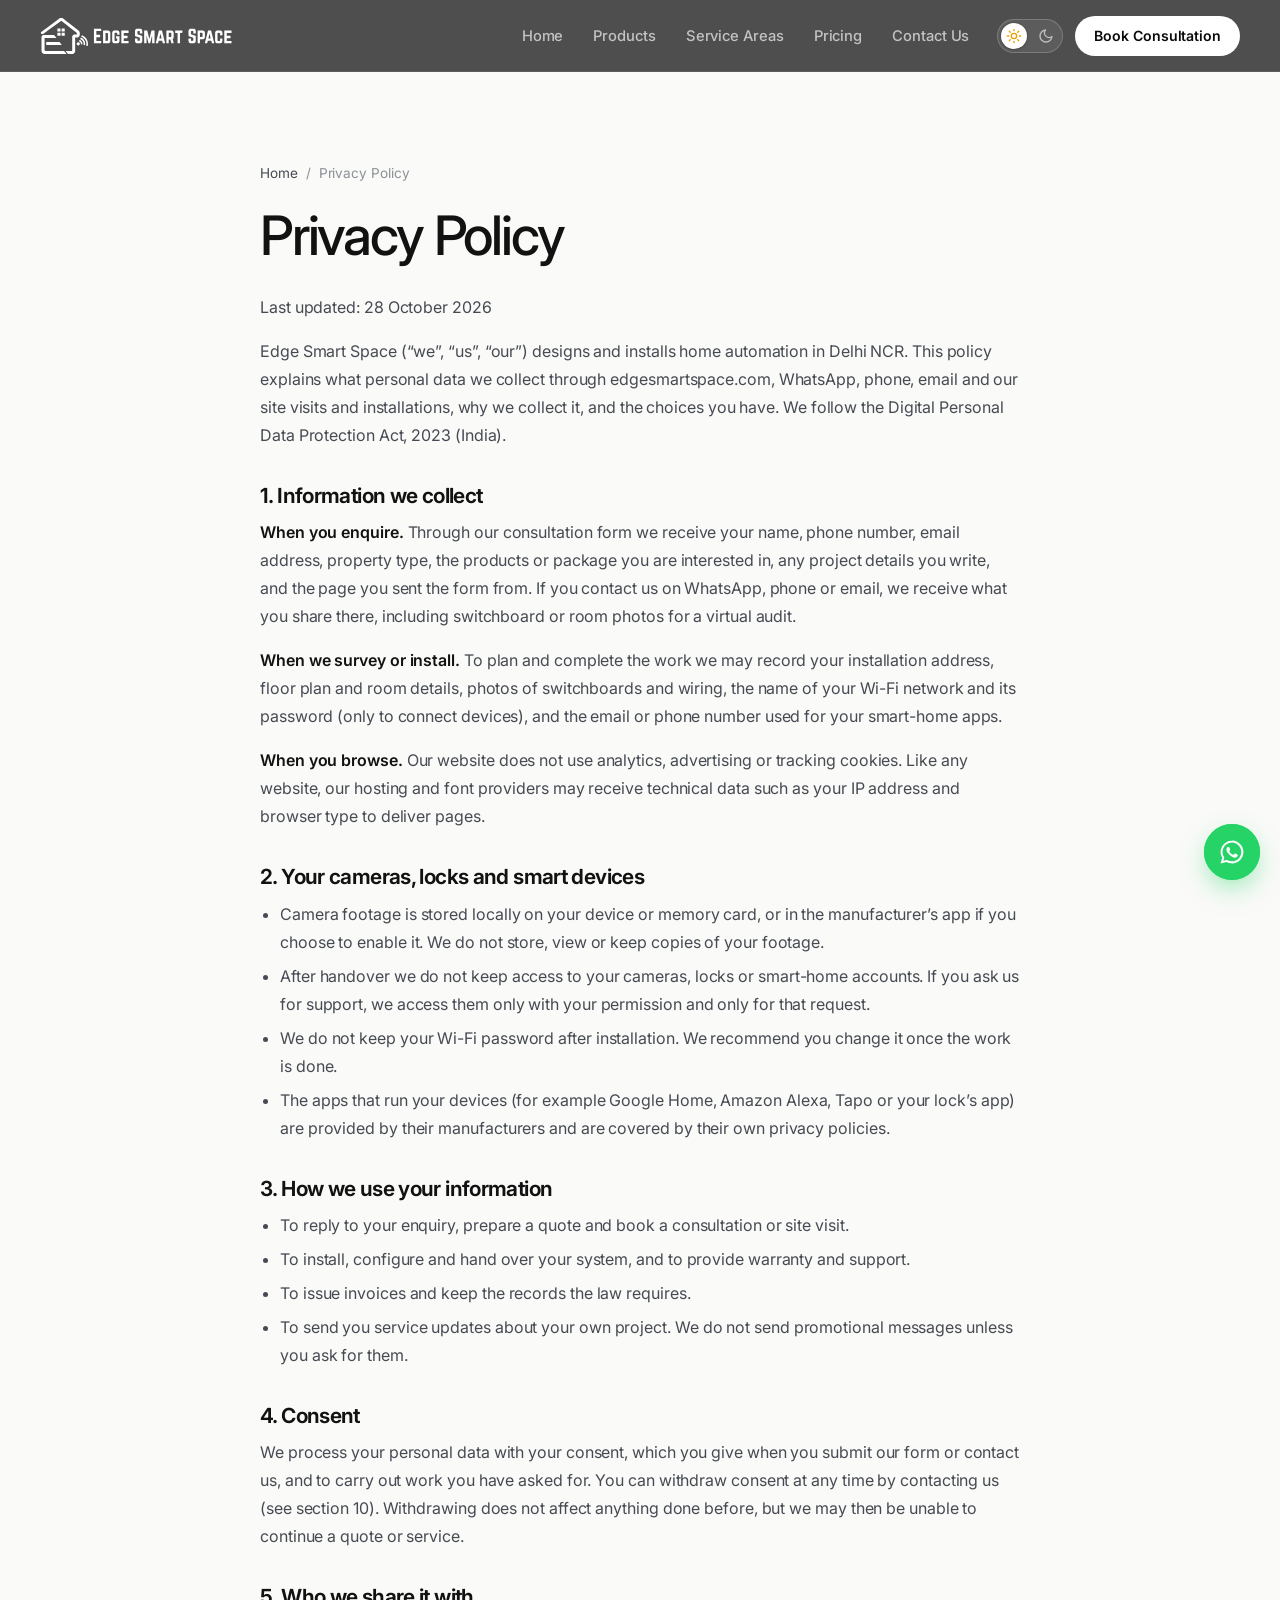
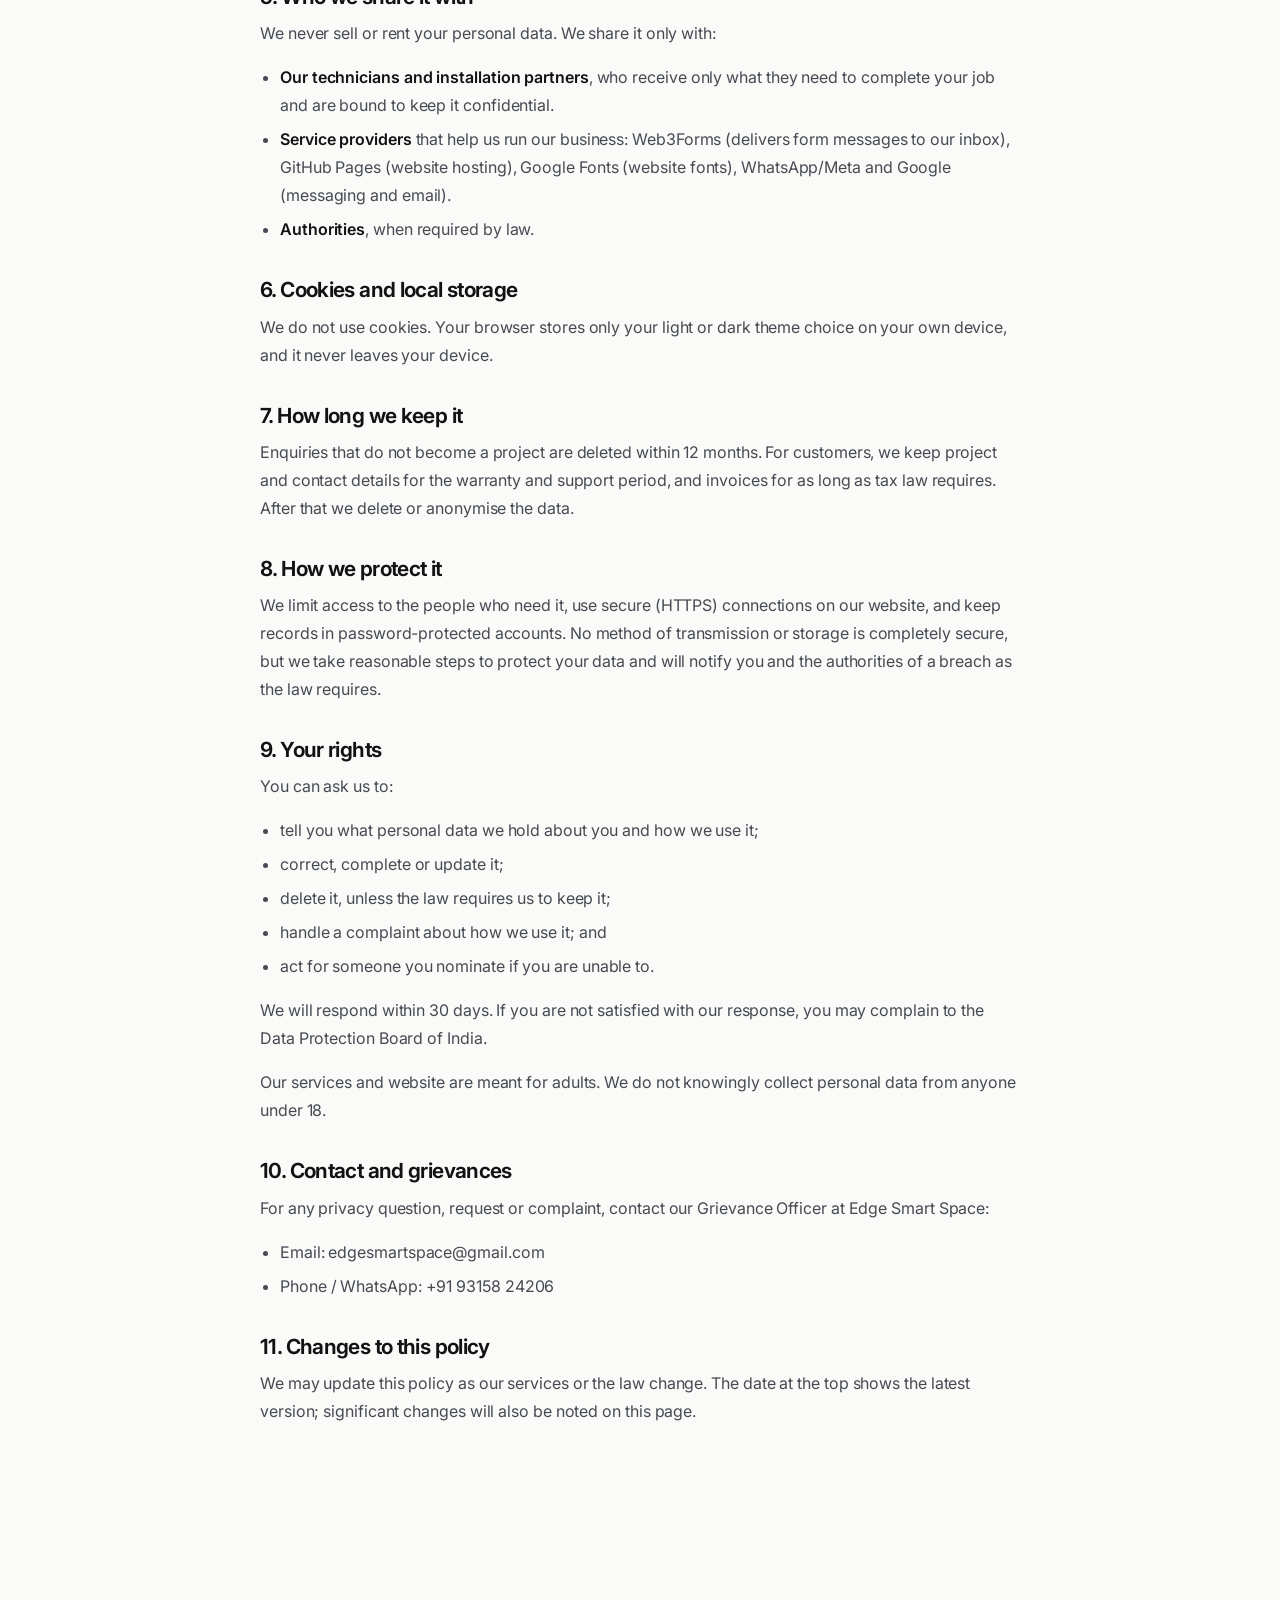
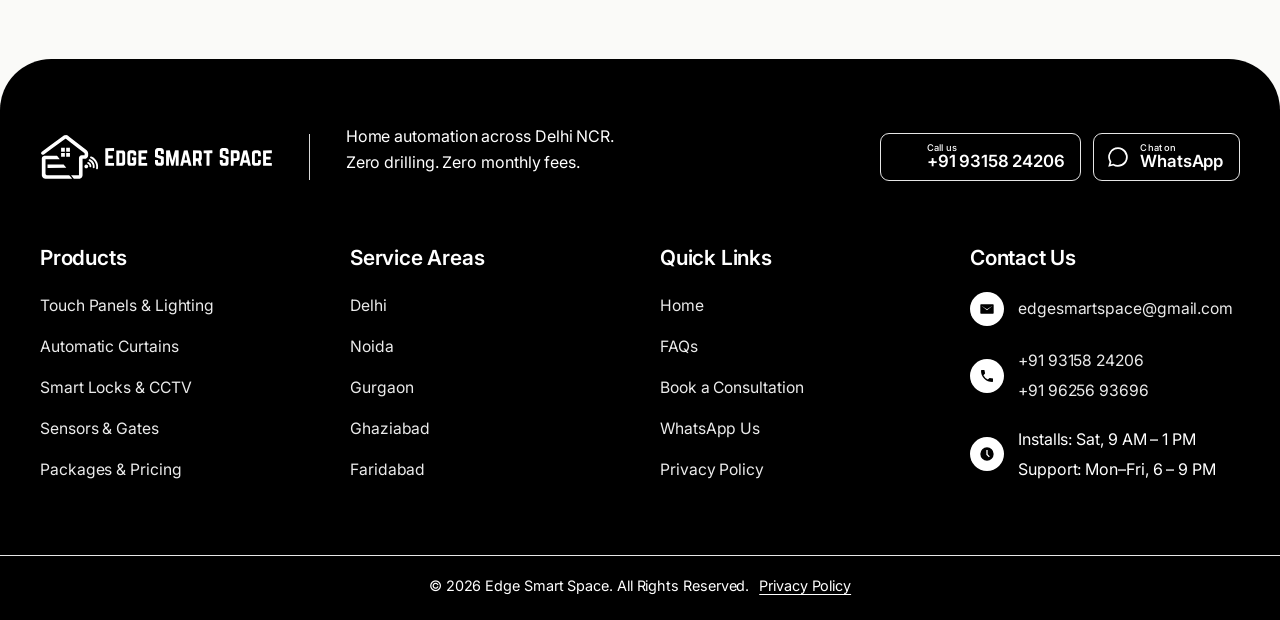
<file: privacy/index.html>
<!doctype html>
<html lang="en-IN" data-theme="light" class="no-js">
<head>
<meta charset="utf-8">
<meta name="viewport" content="width=device-width, initial-scale=1, viewport-fit=cover">
<script>
  /* Light mode by default; remember the visitor's choice. Runs before paint (no flash). */
  (function (d) {
    var t = 'light';
    try { if (localStorage.getItem('ess-theme') === 'dark') t = 'dark'; } catch (e) {}
    d.setAttribute('data-theme', t);
    d.className = d.className.replace('no-js', 'js');
    if (window.matchMedia && matchMedia('(prefers-reduced-motion: reduce)').matches) d.className += ' no-motion';
  })(document.documentElement);
</script>
<title>Privacy Policy — Edge Smart Space</title>
<meta name="description" content="How Edge Smart Space collects, uses and protects your personal data: enquiries, site visits, smart-home installations and camera footage. Your rights under India’s DPDP Act, 2023.">
<meta name="robots" content="index, follow, max-image-preview:large, max-snippet:-1">
<meta name="theme-color" content="#FAFAF8" media="(prefers-color-scheme: light)">
<meta name="theme-color" content="#0B0B0C" media="(prefers-color-scheme: dark)">
<link rel="canonical" href="https://edgesmartspace.com/privacy/">
<meta name="geo.region" content="IN-DL">
<meta name="geo.placename" content="Delhi NCR">
<meta property="og:type" content="website">
<meta property="og:site_name" content="Edge Smart Space">
<meta property="og:title" content="Privacy Policy — Edge Smart Space">
<meta property="og:description" content="How Edge Smart Space collects, uses and protects your personal data: enquiries, site visits, smart-home installations and camera footage. Your rights under India’s DPDP Act, 2023.">
<meta property="og:url" content="https://edgesmartspace.com/privacy/">
<meta property="og:image" content="https://edgesmartspace.com/assets/img/og-cover.jpg">
<meta property="og:image:width" content="1200">
<meta property="og:image:height" content="630">
<meta property="og:locale" content="en_IN">
<meta name="twitter:card" content="summary_large_image">
<meta name="twitter:title" content="Privacy Policy — Edge Smart Space">
<meta name="twitter:description" content="How Edge Smart Space collects, uses and protects your personal data: enquiries, site visits, smart-home installations and camera footage. Your rights under India’s DPDP Act, 2023.">
<meta name="twitter:image" content="https://edgesmartspace.com/assets/img/og-cover.jpg">
<link rel="icon" href="../favicon.ico" sizes="48x48">
<link rel="icon" type="image/svg+xml" href="../assets/img/favicon.svg">
<link rel="icon" type="image/png" sizes="32x32" href="../assets/img/favicon-32.png">
<link rel="apple-touch-icon" sizes="180x180" href="../assets/img/apple-touch-icon.png">
<link rel="manifest" href="../site.webmanifest">
<link rel="preconnect" href="https://fonts.googleapis.com">
<link rel="preconnect" href="https://fonts.gstatic.com" crossorigin>
<link rel="preload" as="style" href="https://fonts.googleapis.com/css2?family=Inter:wght@400..700&display=swap" onload="this.onload=null;this.rel='stylesheet'">
<noscript><link rel="stylesheet" href="https://fonts.googleapis.com/css2?family=Inter:wght@400..700&display=swap"></noscript>
<link rel="stylesheet" href="../assets/css/style.css?v=20261028a">
</head>
<body class="subpage">
<svg width="0" height="0" style="position:absolute" aria-hidden="true" focusable="false"><defs><linearGradient id="essLogoGrad" x1="0" y1="0" x2="1" y2="1"><stop offset="0" class="lg-s1"/><stop offset="1" class="lg-s2"/></linearGradient></defs><symbol id="ess-logo" viewBox="-8 -8 2327 460"><g transform="translate(-143 -17)"><path class="lg-h" d="M149 191.7 L146.7 196.3 L146 199 L146 203.3 L147.3 207.7 L151.3 212.3 L157.7 215.3 L164 216 L169 215.3 L177 212 L254.3 154.7 L385.3 60 L390.3 57.3 L394.7 57.7 L396.7 58.7 L515.7 151.3 L578.3 198.7 L581 201.7 L581 220.3 L580.3 221 L552.3 221.3 L542.3 224 L536.7 227.3 L531.3 232.3 L528.7 236.3 L526 242.3 L524.7 249 L524.7 420.7 L523.7 421.7 L447 422 L447 423 L471.3 453 L474.7 456.3 L528.7 456.3 L532.3 455.7 L538.7 453.7 L545 450 L550.7 445.3 L555.7 438.7 L559.3 429.7 L560.7 421.7 L560.7 256.7 L562 255.7 L589.3 255.7 L596.7 253.3 L600.7 251.3 L608.7 244.7 L612 240 L615.7 231 L616.7 225 L616.7 200.3 L614.3 190.3 L611.7 184 L609.3 180.3 L601.7 172 L472 71.7 L430 38.3 L412 25 L405.7 22 L395.3 19.7 L385.3 20.3 L378.7 22.3 L373.3 25 L220 137.7 L153.7 187Z"/><path class="lg-d" d="M210.3 313.7 L210.3 347.3 L211 348 L397.7 347.7 L392 339.3 L371 313 L211 313Z M158.7 238.7 L155 245 L153.3 252 L153.3 421.3 L155.3 430.3 L159.3 438.3 L163 443.3 L171 450.3 L179.3 454.3 L188 456.3 L455.3 456.3 L455 455 L429.3 424 L426.7 421.7 L205.3 421.7 L202.3 421 L198.3 419 L193 413.7 L191.3 410.3 L190 404.7 L190.3 262.3 L191.3 261.7 L332.7 261.7 L332.7 260.7 L307.7 229.3 L304.3 226.3 L179 226.7 L167.3 230.7 L162.3 234.3Z M397.3 199 L396.7 199.7 L397 237 L434 237.3 L434.7 236.3 L434.7 199.3Z M346 199 L346 237 L383 237.3 L383.7 236.7 L383.7 199.3Z M397.3 147.3 L396.7 148.7 L397 185 L398 185.7 L434.3 185.3 L434.3 147.7Z M346.3 147.3 L345.7 148.3 L346 185.3 L383.3 185.3 L383.3 147.7Z"/><path class="lg-w" d="M596 315 L589.3 317 L586.3 319 L583 322.3 L581 325.3 L579.7 329 L579.3 336.7 L581 342.3 L585.3 348 L592 351.7 L596.3 352.7 L599.7 352.7 L604.7 351.3 L608 349.7 L613 345 L616 339.3 L616.7 336.7 L616.7 330.7 L614.3 324.7 L609 318.7 L603 315.7Z"/><path class="lg-w lg-p lg-a0" d="M612.3 289.3 L609.3 293 L607.3 298 L607.3 300 L608.7 303.7 L610.3 305.7 L616.7 308.7 L619.3 310.7 L624.7 316 L627 320 L629.3 326 L630 334.7 L631.7 338.3 L633.7 340 L638.3 341.7 L641.3 341.3 L644.7 340 L647.3 337.3 L648.3 335 L648 325.3 L644.7 314 L639.3 304.7 L632 296.7 L624.7 291.3 L617.7 288.3 L614.7 288.3Z"/><path class="lg-w lg-p lg-a1" d="M626.3 262.3 L623.3 266 L621.7 270 L621.7 273.3 L622.7 276 L625.3 278.7 L634.3 283 L642 288.7 L650.7 298 L658 310.3 L661 318.3 L663 327.7 L662.7 343.3 L663.7 346.3 L667.3 349.7 L670.7 350.7 L673 350.7 L677.7 349 L680 346.7 L681.3 343.7 L681.3 326 L678.3 311 L671.3 294.7 L663 282.7 L655.7 275 L650.3 270.7 L640.3 264.3 L633.3 261.3 L629.3 261Z"/><path class="lg-w lg-p lg-a2" d="M641.3 234 L638.3 237.3 L636 242.7 L636 245.3 L637.3 249 L638.7 250.3 L643.3 252 L654.7 258 L667.3 268 L677.3 279 L685.7 291.7 L691 303 L694 311.7 L696 320.7 L697 328.3 L697 341.7 L695.7 350.7 L696 356 L696.7 357.3 L700.7 360.7 L702.7 361.3 L707.3 361.3 L709.3 360.7 L712 358.7 L714 355 L715.7 338.7 L715.3 326.3 L713.7 314 L710.7 302 L705.7 289.3 L701.3 280.7 L694 269.3 L689.3 263.3 L680.3 254 L673 247.7 L661.3 239.7 L648.7 233.3 L643.7 233Z"/></g><g transform="translate(645 133.2) scale(1.0590) translate(-138.7 -519.7)"><path class="lg-t" d="M1630.3 541 L1628.7 543.3 L1629 685.3 L1630.7 686.7 L1710.7 686.3 L1711.7 685.3 L1711.3 660.3 L1709 659.3 L1657.3 659.3 L1656.7 658.3 L1656.7 629.3 L1657.3 628.3 L1696.3 628.3 L1698.3 627.7 L1699.7 625 L1699.7 604 L1698.3 601.3 L1696.7 600.7 L1657 600.3 L1656.7 569.3 L1657.3 568.3 L1710 568 L1711.7 566.3 L1711.7 542.3 L1710.3 541 L1709 540.7Z M1542.7 542 L1535.7 545 L1530 550 L1526 557 L1524 564.7 L1524 662 L1525.3 668.7 L1528.3 675.3 L1533 680.7 L1535.3 682.3 L1543 685.7 L1548.7 686.7 L1582.7 686.7 L1588.3 685.7 L1591.3 684.7 L1598.3 680.7 L1601.7 677.3 L1605.7 670 L1607.7 658.7 L1607.3 633 L1605.3 631 L1583.7 631 L1582.3 631.7 L1581.3 633.7 L1581.3 653.7 L1579.7 657.7 L1577 659.7 L1574.3 660.3 L1558 660.3 L1554.3 659 L1552.3 657 L1551 653 L1551 574.3 L1552 571 L1554.3 568.7 L1556.7 567.7 L1576.7 568 L1580 570.7 L1581 572.7 L1581.3 593.7 L1582.3 595.7 L1585 596.7 L1605.3 596.3 L1607 595 L1607.7 593.3 L1607.7 569.7 L1605.7 557.7 L1601.7 550.3 L1598.3 547 L1594 544 L1586.3 541.3 L1581.3 540.7 L1550.3 540.7Z M1444.3 541 L1443 542 L1442 544.3 L1408 681.3 L1407.7 685.3 L1409 686.7 L1432.3 686.3 L1433.7 685 L1439.7 660 L1440.3 658.3 L1441.7 657.3 L1479 657.3 L1480 658 L1481 660.7 L1487 685 L1488.3 686.3 L1512.3 686.3 L1513 685.3 L1512.7 681 L1511.7 678.7 L1478.3 543 L1477 541.3 L1475 540.7Z M1460.3 577.7 L1461 578.3 L1473.3 632.7 L1472.7 633.3 L1448 633.3 L1447.3 632.7 L1447.7 629.3 L1458.7 582Z M1388.7 542 L1381.3 540.7 L1327 540.7 L1325 541.3 L1324 542.7 L1324 685 L1326 686.7 L1347.7 687 L1350.3 685.7 L1350.7 642.7 L1351.7 641.7 L1380.3 641.7 L1387 640.7 L1392.7 638.7 L1398.3 635 L1402.3 630.7 L1404.7 626.3 L1406.3 621.7 L1407.3 615 L1407.3 568.3 L1406.7 562.3 L1404.7 555.7 L1400.7 549.3 L1395.7 545Z M1351.3 567.7 L1373.7 567.3 L1376.3 568 L1379 570.3 L1380.3 574.3 L1380.3 608 L1379 611.7 L1377.3 613.3 L1374.3 614.7 L1351.7 615 L1350.7 614 L1350.7 568.7Z M1068.7 541 L1067 543 L1067.3 566.7 L1068.3 567.7 L1070 568 L1093.7 568 L1094.7 569 L1094.7 684.7 L1096.3 686.7 L1121 686.7 L1122.7 685 L1122.7 569 L1123.3 568 L1149 567.7 L1150.3 566 L1150.3 543 L1149.3 541.3 L1147.3 540.7Z M968 541.3 L967 542.7 L967 685 L969 686.7 L991.7 686.7 L993.3 685.7 L993.7 643.7 L994.7 642.7 L1012 642.7 L1013 643.7 L1023 685 L1025 686.7 L1048.3 686.3 L1049.7 684.7 L1049.7 683.3 L1038.7 638.3 L1044.7 632.7 L1047.3 628.3 L1049.7 621.3 L1050.3 616 L1050.3 568.3 L1049.7 562.3 L1046.7 553.7 L1043.7 549.3 L1038.7 545 L1034.7 543 L1027 541 L970 540.7Z M994.3 567.3 L1016.7 567.3 L1018.7 567.7 L1022 570.3 L1023.3 574.3 L1023.3 609 L1022 612.7 L1020 614.7 L1016 616 L994.7 616 L993.7 615 L993.7 568.3Z M883 541 L881 543.3 L847 680.3 L846.3 685.3 L847.7 686.7 L870.3 686.7 L871.7 686 L873.7 681 L878.7 659 L879.7 657.7 L917.7 657.3 L919.3 659.3 L925 682.7 L927 686.3 L950.3 686.7 L951.7 685.7 L951.7 682 L950.7 679.7 L917.3 543.7 L915.3 541 L914 540.7Z M899.3 578 L912 632.7 L911.3 633.3 L886.3 633.3 L886 631.7 L897.7 580.7Z M714.7 541 L713 542.7 L712.7 544 L713 684.7 L715.3 686.7 L737.3 686.7 L739.7 684.7 L740 601.3 L741.3 600.7 L742 601.3 L753 649 L762 685 L764.3 686.7 L779.7 686.7 L781 686 L782.7 683.7 L801.7 602.7 L802.3 601 L803.7 600.7 L804 683.7 L806.7 686.7 L829.7 686.3 L831.7 683.3 L831.7 544 L831 542.3 L829.7 541 L828 540.7 L799.7 540.7 L797.3 541.3 L796 542.7 L781 601.3 L773 635.3 L772.3 636 L770.7 632.7 L748.7 543.3 L747.3 541.7 L744.7 540.7Z M453.3 541 L451.7 543.3 L452 685.3 L453.7 686.7 L533.7 686.3 L534.7 685.3 L534.3 660.3 L532 659.3 L480.3 659.3 L479.7 658.3 L479.7 629.3 L480.3 628.3 L519.3 628.3 L521.3 627.7 L522.7 625 L522.7 604 L521.3 601.3 L519.7 600.7 L480 600.3 L479.7 569.3 L480.3 568.3 L533 568 L534.7 566.3 L534.7 542.3 L533.3 541 L532 540.7Z M366 542 L359 545 L353.7 549.7 L351.3 553 L349 558 L347.3 566.3 L347.3 660 L349 669.3 L351.3 674.7 L356 680.3 L359.3 682.7 L366.3 685.7 L372 686.7 L406 686.7 L411.7 685.7 L418.7 682.7 L424.3 678 L427.7 673 L429.7 667.3 L430.7 662.3 L430.7 607.3 L429.3 606 L427.7 605.7 L393.3 605.7 L391.3 606.3 L390.3 609 L390.7 631.3 L391.7 632.7 L393.7 633.3 L404 633.3 L404.7 634 L404.3 655 L401.3 659 L398.7 660 L380.3 660 L377.7 659 L375 656 L374.3 653 L374.3 574 L375.7 570.3 L379 567.7 L400 567.7 L403 570 L404.3 572.7 L404.7 586.7 L406 589 L428.3 589.3 L430.7 587.3 L430.7 566.3 L429.3 559 L425.7 551.3 L422 547.3 L417.3 544 L412 542 L404.7 540.7 L373.3 540.7Z M244.3 541 L243 542.7 L243 685 L244.7 686.7 L301.3 686.7 L308.3 685.3 L312.3 683.7 L318.3 679.7 L321.7 675.7 L324.7 669.3 L326.3 660.3 L326.3 568.7 L325.3 561 L322.7 553.7 L319.7 549.3 L314.3 545 L310.7 543 L303 541Z M272 568 L293.7 568.3 L297.3 571 L299 575 L299 652.7 L297.7 656 L293.7 659 L272 659.3 L271 658.3 L271 569Z M1238.3 521 L1231.3 524 L1226 528.7 L1222 535 L1220.3 540.3 L1219.7 545 L1220 602 L1221 604 L1224.7 606.7 L1274 622.7 L1275 623.7 L1275 651.7 L1273.3 656.3 L1269.7 659 L1254.7 659.3 L1252.3 658.7 L1249.7 656.7 L1248 653.3 L1247.7 633 L1246.7 632 L1244.7 631.3 L1222.7 631.3 L1220.7 632 L1219.7 634 L1219.7 660.3 L1221 668.3 L1224 675.3 L1228 680 L1231.7 682.7 L1238.7 685.7 L1244.3 686.7 L1278 686.7 L1284 685.7 L1291 682.7 L1296.7 678 L1300.7 671.3 L1302.7 664.3 L1302.7 605.3 L1299.7 601.7 L1297 600.3 L1248.7 584.7 L1247.7 583.3 L1247.7 555 L1249.3 550 L1253.3 547.3 L1267.7 547 L1270.7 547.7 L1273.7 550.3 L1274.7 553 L1275 573.3 L1276.3 574.7 L1301.7 574.7 L1303 572.7 L1303 547 L1301.7 538.3 L1299.3 532.7 L1296.7 528.7 L1291.3 524 L1284.3 521 L1277 519.7 L1245.7 519.7Z M626.7 521 L619.3 524.3 L613.7 529.7 L611 534 L609 539.7 L608 545.7 L608.3 601.3 L609.3 603.7 L613.3 606.7 L662.7 622.7 L663.3 623.7 L663.3 652.3 L663 654.3 L661.3 657 L658 659 L641.7 659 L639.7 658 L636.7 654.3 L636.3 633.7 L635.3 632 L633.3 631.3 L610 631.7 L608.7 632.7 L608 634.3 L608 658.7 L609 666.7 L611 672.3 L614 677.3 L617.7 681 L626 685.3 L633 686.7 L666.7 686.7 L673.7 685.3 L680 682.3 L685.7 677.3 L688.7 672.3 L690.7 666.7 L691.7 659.7 L691.3 606 L688.7 602 L684.7 600 L637 584.7 L636.3 583.7 L636.3 554 L637.7 550.3 L641.7 547.3 L656.3 547 L659 547.7 L662 550 L663 552 L663.3 572.7 L664.7 574.7 L690 574.7 L691 574 L691.7 572.3 L691.7 548 L690.7 540 L688.7 534.3 L685.7 529.3 L679.3 523.7 L673 521 L665.3 519.7 L634.3 519.7Z M140.3 520 L138.7 522.3 L139 685.3 L140.7 686.7 L220 686.7 L221.7 685.3 L221.3 660.3 L219 659.3 L167 659.3 L166.3 658.7 L166.3 617.7 L167 617 L206.3 617 L208 616.3 L209.7 613.7 L209.7 592.7 L208 589.7 L206 589 L168 589.3 L166.3 588.3 L166.3 548 L167 547.3 L220 547 L221.7 545.3 L221.7 521.3 L220.3 520 L219 519.7Z"/></g></symbol></svg>
<a class="skip-link" href="#main">Skip to content</a>
<header class="site-header" id="siteHeader">
  <div class="container nav-wrap">
    <a href="../" class="brand" aria-label="Edge Smart Space — home">
      <svg role="img" aria-label="Edge Smart Space"><use href="#ess-logo"/></svg>
    </a>
    <nav class="main-nav" id="mainNav" aria-label="Primary">
      <ul>
        <li><a href="../">Home</a></li>
        <li><a href="../#products">Products</a></li>
        <li><a href="../#areas">Service Areas</a></li>
        <li><a href="../#pricing">Pricing</a></li>
        <li><a href="../#contact">Contact Us</a></li>
      </ul>
      <div class="nav-foot">
        <a href="../#contact" class="btn btn-block">Book Consultation</a>
        <p>Or call <a href="tel:+919315824206">+91 93158 24206</a></p>
      </div>
    </nav>
    <div class="nav-actions">
      <button class="theme-switch" id="themeSwitch" type="button" role="switch" aria-checked="false" aria-label="Dark mode">
        <svg class="i-sun" viewBox="0 0 24 24" fill="none" stroke="currentColor" stroke-width="2" stroke-linecap="round" aria-hidden="true"><circle cx="12" cy="12" r="4"/><path d="M12 2v2M12 20v2M4.9 4.9l1.4 1.4M17.7 17.7l1.4 1.4M2 12h2M20 12h2M4.9 19.1l1.4-1.4M17.7 6.3l1.4-1.4"/></svg>
        <svg class="i-moon" viewBox="0 0 24 24" fill="none" stroke="currentColor" stroke-width="2" stroke-linecap="round" stroke-linejoin="round" aria-hidden="true"><path d="M21 12.8A9 9 0 1 1 11.2 3a7 7 0 0 0 9.8 9.8z"/></svg>
        <span class="knob" aria-hidden="true"></span>
      </button>
      <a href="../#contact" class="btn btn-primary btn-sm nav-cta">Book Consultation</a>
      <button class="nav-toggle" id="navToggle" type="button" aria-label="Open menu" aria-expanded="false" aria-controls="mainNav"><span></span><span></span></button>
    </div>
  </div>
</header>
<main id="main">
<section class="section prose-section">
  <div class="container prose">
    <nav class="crumbs" aria-label="Breadcrumb"><a href="../">Home</a><span aria-hidden="true">/</span><span aria-current="page">Privacy Policy</span></nav>
    <h1>Privacy Policy</h1>
    <p class="muted">Last updated: 28 October 2026</p>
    <p>Edge Smart Space (“we”, “us”, “our”) designs and installs home automation in Delhi NCR. This policy explains what personal data we collect through edgesmartspace.com, WhatsApp, phone, email and our site visits and installations, why we collect it, and the choices you have. We follow the Digital Personal Data Protection Act, 2023 (India).</p>

    <h2 id="collect">1. Information we collect</h2>
    <p><strong>When you enquire.</strong> Through our consultation form we receive your name, phone number, email address, property type, the products or package you are interested in, any project details you write, and the page you sent the form from. If you contact us on WhatsApp, phone or email, we receive what you share there, including switchboard or room photos for a virtual audit.</p>
    <p><strong>When we survey or install.</strong> To plan and complete the work we may record your installation address, floor plan and room details, photos of switchboards and wiring, the name of your Wi-Fi network and its password (only to connect devices), and the email or phone number used for your smart-home apps.</p>
    <p><strong>When you browse.</strong> Our website does not use analytics, advertising or tracking cookies. Like any website, our hosting and font providers may receive technical data such as your IP address and browser type to deliver pages.</p>

    <h2 id="devices">2. Your cameras, locks and smart devices</h2>
    <ul>
      <li>Camera footage is stored locally on your device or memory card, or in the manufacturer’s app if you choose to enable it. We do not store, view or keep copies of your footage.</li>
      <li>After handover we do not keep access to your cameras, locks or smart-home accounts. If you ask us for support, we access them only with your permission and only for that request.</li>
      <li>We do not keep your Wi-Fi password after installation. We recommend you change it once the work is done.</li>
      <li>The apps that run your devices (for example Google Home, Amazon Alexa, Tapo or your lock’s app) are provided by their manufacturers and are covered by their own privacy policies.</li>
    </ul>

    <h2 id="use">3. How we use your information</h2>
    <ul>
      <li>To reply to your enquiry, prepare a quote and book a consultation or site visit.</li>
      <li>To install, configure and hand over your system, and to provide warranty and support.</li>
      <li>To issue invoices and keep the records the law requires.</li>
      <li>To send you service updates about your own project. We do not send promotional messages unless you ask for them.</li>
    </ul>

    <h2 id="consent">4. Consent</h2>
    <p>We process your personal data with your consent, which you give when you submit our form or contact us, and to carry out work you have asked for. You can withdraw consent at any time by contacting us (see section 10). Withdrawing does not affect anything done before, but we may then be unable to continue a quote or service.</p>

    <h2 id="sharing">5. Who we share it with</h2>
    <p>We never sell or rent your personal data. We share it only with:</p>
    <ul>
      <li><strong>Our technicians and installation partners</strong>, who receive only what they need to complete your job and are bound to keep it confidential.</li>
      <li><strong>Service providers</strong> that help us run our business: Web3Forms (delivers form messages to our inbox), GitHub Pages (website hosting), Google Fonts (website fonts), WhatsApp/Meta and Google (messaging and email).</li>
      <li><strong>Authorities</strong>, when required by law.</li>
    </ul>

    <h2 id="storage">6. Cookies and local storage</h2>
    <p>We do not use cookies. Your browser stores only your light or dark theme choice on your own device, and it never leaves your device.</p>

    <h2 id="retention">7. How long we keep it</h2>
    <p>Enquiries that do not become a project are deleted within 12 months. For customers, we keep project and contact details for the warranty and support period, and invoices for as long as tax law requires. After that we delete or anonymise the data.</p>

    <h2 id="security">8. How we protect it</h2>
    <p>We limit access to the people who need it, use secure (HTTPS) connections on our website, and keep records in password-protected accounts. No method of transmission or storage is completely secure, but we take reasonable steps to protect your data and will notify you and the authorities of a breach as the law requires.</p>

    <h2 id="rights">9. Your rights</h2>
    <p>You can ask us to:</p>
    <ul>
      <li>tell you what personal data we hold about you and how we use it;</li>
      <li>correct, complete or update it;</li>
      <li>delete it, unless the law requires us to keep it;</li>
      <li>handle a complaint about how we use it; and</li>
      <li>act for someone you nominate if you are unable to.</li>
    </ul>
    <p>We will respond within 30 days. If you are not satisfied with our response, you may complain to the Data Protection Board of India.</p>
    <p>Our services and website are meant for adults. We do not knowingly collect personal data from anyone under 18.</p>

    <h2 id="contact">10. Contact and grievances</h2>
    <p>For any privacy question, request or complaint, contact our Grievance Officer at Edge Smart Space:</p>
    <ul>
      <li>Email: <a href="mailto:edgesmartspace@gmail.com">edgesmartspace@gmail.com</a></li>
      <li>Phone / WhatsApp: <a href="tel:+919315824206">+91 93158 24206</a></li>
    </ul>

    <h2 id="changes">11. Changes to this policy</h2>
    <p>We may update this policy as our services or the law change. The date at the top shows the latest version; significant changes will also be noted on this page.</p>
  </div>
</section>
</main>
<footer class="site-footer" aria-labelledby="footer-title">
  <h2 id="footer-title" class="sr-only">Edge Smart Space — home automation in Delhi NCR</h2>
  <div class="container">
    <div class="foot-top">
      <div class="foot-id">
        <a href="../" class="foot-logo" aria-label="Edge Smart Space — home"><svg role="img" aria-label="Edge Smart Space"><use href="#ess-logo"/></svg></a>
        <span class="foot-divider" aria-hidden="true"></span>
        <p class="foot-tag">Home automation across Delhi NCR.<br>Zero drilling. Zero monthly fees.</p>
      </div>
      <div class="foot-apps">
        <a class="app-badge" href="tel:+919315824206"><svg viewBox="0 0 24 24"><path d="M6.6 10.8a15.2 15.2 0 0 0 6.6 6.6l2.2-2.2a1 1 0 0 1 1-.25 11.4 11.4 0 0 0 3.6.6 1 1 0 0 1 1 1V20a1 1 0 0 1-1 1A17 17 0 0 1 3 4a1 1 0 0 1 1-1h3.5a1 1 0 0 1 1 1c0 1.2.2 2.5.6 3.6a1 1 0 0 1-.25 1z"/></svg><span><small>Call us</small>+91 93158 24206</span></a>
        <a class="app-badge wa-link" href="https://wa.me/919315824206" target="_blank" rel="noopener"><svg viewBox="0 0 32 32" aria-hidden="true"><path fill="currentColor" d="M16 3a13 13 0 0 0-11.2 19.6L3 29l6.6-1.7A13 13 0 1 0 16 3zm0 23.7a10.7 10.7 0 0 1-5.5-1.5l-.4-.2-3.9 1 1-3.8-.3-.4A10.7 10.7 0 1 1 16 26.7z"/></svg><span><small>Chat on</small>WhatsApp</span></a>
      </div>
    </div>
    <div class="foot-cols">
      <nav aria-label="Products"><h3>Products</h3><ul>
        <li><a href="../#touch-panels">Touch Panels &amp; Lighting</a></li>
        <li><a href="../#curtains">Automatic Curtains</a></li>
        <li><a href="../#security">Smart Locks &amp; CCTV</a></li>
        <li><a href="../#automation">Sensors &amp; Gates</a></li>
        <li><a href="../#pricing">Packages &amp; Pricing</a></li>
      </ul></nav>
      <nav aria-label="Service areas"><h3>Service Areas</h3><ul><li><a href="../home-automation-delhi/">Delhi</a></li><li><a href="../home-automation-noida/">Noida</a></li><li><a href="../home-automation-gurgaon/">Gurgaon</a></li><li><a href="../home-automation-ghaziabad/">Ghaziabad</a></li><li><a href="../home-automation-faridabad/">Faridabad</a></li></ul></nav>
      <nav aria-label="Quick links"><h3>Quick Links</h3><ul>
        <li><a href="../">Home</a></li>
        <li><a href="../#faq">FAQs</a></li>
        <li><a href="../#contact">Book a Consultation</a></li>
        <li><a class="wa-link" href="https://wa.me/919315824206" target="_blank" rel="noopener">WhatsApp Us</a></li>
        <li><a href="../privacy/">Privacy Policy</a></li>
      </ul></nav>
      <div><h3>Contact Us</h3>
        <ul class="foot-contact">
          <li><span class="ci" aria-hidden="true"><svg viewBox="0 0 24 24"><path d="M3 5h18a1 1 0 0 1 1 1v12a1 1 0 0 1-1 1H3a1 1 0 0 1-1-1V6a1 1 0 0 1 1-1zm9 7.4L3.6 7v.2L12 14l8.4-6.8V7z"/></svg></span><a href="mailto:edgesmartspace@gmail.com">edgesmartspace@gmail.com</a></li>
          <li><span class="ci" aria-hidden="true"><svg viewBox="0 0 24 24"><path d="M6.6 10.8a15.2 15.2 0 0 0 6.6 6.6l2.2-2.2a1 1 0 0 1 1-.25 11.4 11.4 0 0 0 3.6.6 1 1 0 0 1 1 1V20a1 1 0 0 1-1 1A17 17 0 0 1 3 4a1 1 0 0 1 1-1h3.5a1 1 0 0 1 1 1c0 1.2.2 2.5.6 3.6a1 1 0 0 1-.25 1z"/></svg></span><span class="phones"><a href="tel:+919315824206">+91 93158 24206</a><a href="tel:+919625693696">+91 96256 93696</a></span></li>
          <li><span class="ci" aria-hidden="true"><svg viewBox="0 0 24 24"><path d="M12 2a10 10 0 1 0 0 20 10 10 0 0 0 0-20zm1 10.4 3.2 3.2-1.4 1.4L11 13.2V6h2z"/></svg></span><span class="phones"><span>Installs: Sat, 9 AM – 1 PM</span><span>Support: Mon–Fri, 6 – 9 PM</span></span></li>
        </ul>
      </div>
    </div>
  </div>
  <div class="foot-bar">
    <p>© <span id="year">2026</span> Edge Smart Space. All Rights Reserved. <a href="../privacy/">Privacy Policy</a></p>
  </div>
</footer>

<button class="to-top" id="toTop" type="button" aria-label="Back to top"><svg viewBox="0 0 24 24" aria-hidden="true"><path d="M12 19V5M5.5 11.5 12 5l6.5 6.5"/></svg></button>

<div class="wa" id="wa">
  <div class="wa-bubble" id="waBubble" role="dialog" aria-label="WhatsApp chat" hidden>
    <button class="wa-close" id="waClose" type="button" aria-label="Close">×</button>
    <p class="wa-title">Edge Smart Space</p>
    <p class="wa-sub">Typically replies within minutes</p>
    <div class="wa-msg">Hi there 👋 How can we help automate your home?</div>
    <a class="btn btn-wa wa-link" href="#" target="_blank" rel="noopener">Start Chat</a>
  </div>
  <button class="wa-fab" id="waFab" type="button" aria-label="Chat with us on WhatsApp" aria-controls="waBubble" aria-expanded="false">
    <svg viewBox="0 0 32 32" aria-hidden="true"><path fill="currentColor" d="M16 3a13 13 0 0 0-11.2 19.6L3 29l6.6-1.7A13 13 0 1 0 16 3zm0 23.7a10.7 10.7 0 0 1-5.5-1.5l-.4-.2-3.9 1 1-3.8-.3-.4A10.7 10.7 0 1 1 16 26.7zm5.9-8c-.3-.2-1.9-1-2.2-1s-.5-.2-.7.2-.8 1-1 1.2-.4.2-.7.1a8.8 8.8 0 0 1-4.4-3.8c-.3-.6.3-.5 1-1.7.1-.2 0-.4 0-.5l-1-2.4c-.3-.6-.5-.5-.7-.5h-.6a1.2 1.2 0 0 0-.9.4 3.6 3.6 0 0 0-1.1 2.7 6.4 6.4 0 0 0 1.3 3.3 14.4 14.4 0 0 0 5.5 4.9c2 .9 2.8 1 3.9.8a3.3 3.3 0 0 0 2.1-1.5 2.7 2.7 0 0 0 .2-1.5c-.1-.1-.3-.2-.7-.4z"/></svg>
  </button>
</div>

<script src="../assets/js/main.js?v=20261028a" defer></script>
</body>
</html>
</file>
<file: assets/css/style.css>
/* =========================================================================
   Edge Smart Space — v2
   Light mode by default, dark mode via [data-theme="dark"] on <html>.
   No frameworks, no animation libraries.
   ========================================================================= */

/* ---------- Design tokens ---------- */
:root {
  color-scheme: light;
  --bg: #FAFAF8;
  --bg-2: #F3F2EF;
  --surface: #FFFFFF;
  --surface-2: #F7F6F3;
  --line: rgba(18, 18, 18, .08);
  --line-2: rgba(18, 18, 18, .14);
  --text: #121212;
  --muted: #464A52;
  --dim: #8C9097;
  --accent: #0089B8;
  --accent-soft: rgba(0, 137, 184, .10);
  --accent-ink: #006E94;
  --btn-bg: #121212;
  --btn-text: #FFFFFF;
  --btn-hover: #2A2A2A;
  --glass: rgba(255, 255, 255, .72);
  --glass-line: rgba(255, 255, 255, .7);
  --shadow-sm: 0 1px 2px rgba(0, 0, 0, .04), 0 2px 8px rgba(0, 0, 0, .04);
  --shadow: 0 20px 50px -20px rgba(20, 20, 30, .22);
  --hero-veil: linear-gradient(90deg, rgba(250, 250, 248, .97) 0%, rgba(250, 250, 248, .92) 30%, rgba(250, 250, 248, .6) 43%, rgba(250, 250, 248, 0) 56%);
  --hero-veil-m: linear-gradient(0deg, rgba(250, 250, 248, .97) 0%, rgba(250, 250, 248, .9) 52%, rgba(250, 250, 248, .55) 68%, rgba(250, 250, 248, 0) 88%);
  --logo-a: #0096C7; --logo-b: #2563EB; --logo-detail: #121212; --logo-wifi: #0096C7;
  --ok: #0F9D58; --warn: #D98E04; --danger: #D93025;

  --font: 'Inter', ui-sans-serif, system-ui, -apple-system, 'Segoe UI', Roboto, sans-serif;
  --radius: 22px;
  --radius-sm: 14px;
  --header-h: 72px;
  --ease: cubic-bezier(.22, .8, .2, 1);
  --container: 1200px;
}
[data-theme="dark"] {
  color-scheme: dark;
  --bg: #0B0B0C;
  --bg-2: #111113;
  --surface: #161618;
  --surface-2: #1C1C1F;
  --line: rgba(255, 255, 255, .08);
  --line-2: rgba(255, 255, 255, .14);
  --text: #F2F3F5;
  --muted: #B8BBC2;
  --dim: #6F737B;
  --accent: #22D3EE;
  --accent-soft: rgba(34, 211, 238, .12);
  --accent-ink: #67E8F9;
  --btn-bg: #F2F3F5;
  --btn-text: #0B0B0C;
  --btn-hover: #FFFFFF;
  --glass: rgba(22, 22, 24, .66);
  --glass-line: rgba(255, 255, 255, .10);
  --shadow-sm: 0 1px 2px rgba(0, 0, 0, .3);
  --shadow: 0 24px 60px -24px rgba(0, 0, 0, .7);
  --hero-veil: linear-gradient(90deg, rgba(11, 11, 12, .94) 0%, rgba(11, 11, 12, .86) 30%, rgba(11, 11, 12, .5) 44%, rgba(11, 11, 12, 0) 58%);
  --hero-veil-m: linear-gradient(0deg, rgba(11, 11, 12, .96) 0%, rgba(11, 11, 12, .86) 52%, rgba(11, 11, 12, .5) 68%, rgba(11, 11, 12, 0) 88%);
  --logo-a: #00F2FE; --logo-b: #4FACFE; --logo-detail: #FFFFFF; --logo-wifi: #00F2FE;
}

/* ---------- Base ---------- */
*, *::before, *::after { box-sizing: border-box; }
html { -webkit-text-size-adjust: 100%; scroll-behavior: smooth; scroll-padding-top: calc(var(--header-h) + 8px); }
body {
  margin: 0; background: var(--bg); color: var(--text);
  font: 400 1rem/1.65 var(--font); letter-spacing: -.005em;
  -webkit-font-smoothing: antialiased; text-rendering: optimizeLegibility; overflow-x: hidden;
}
img, svg, canvas, picture { display: block; max-width: 100%; }
a { color: inherit; text-decoration: none; }
button, input, select, textarea { font: inherit; color: inherit; }
button { cursor: pointer; background: none; border: 0; padding: 0; }
h1, h2, h3, h4 { margin: 0 0 .5em; font-weight: 650; line-height: 1.1; letter-spacing: -.03em; }
h1 { font-size: clamp(2.5rem, 5.6vw, 4.6rem); letter-spacing: -.04em; }
h2 { font-size: clamp(2rem, 4vw, 3.25rem); }
h3 { font-size: 1.125rem; letter-spacing: -.015em; }
p { margin: 0 0 1em; }
:focus-visible { outline: 2px solid var(--accent); outline-offset: 3px; border-radius: 8px; }
::selection { background: var(--accent-soft); }
.sr-only { position: absolute; width: 1px; height: 1px; overflow: hidden; clip: rect(0 0 0 0); white-space: nowrap; }
.skip-link { position: absolute; left: -999px; top: 12px; z-index: 300; padding: 10px 16px; border-radius: 10px; background: var(--btn-bg); color: var(--btn-text); }
.skip-link:focus { left: 12px; }

/* theme switch: brief colour transition only while toggling (never on first paint) */
html.theme-anim, html.theme-anim *, html.theme-anim *::before, html.theme-anim *::after {
  transition: background-color .45s var(--ease), color .45s var(--ease), border-color .45s var(--ease), fill .45s var(--ease), stop-color .45s var(--ease) !important;
}
::view-transition-old(root), ::view-transition-new(root) { animation: none; mix-blend-mode: normal; }

.container { width: min(var(--container), 100% - 48px); margin-inline: auto; }
.section { padding: clamp(88px, 11vw, 150px) 0; position: relative; }
.section-alt { background: var(--bg-2); }
.eyebrow { display: inline-flex; align-items: center; gap: 10px; margin: 0 0 18px; font-size: .78rem; font-weight: 600; letter-spacing: .14em; text-transform: uppercase; color: var(--accent); }
.eyebrow .num { color: var(--dim); font-variant-numeric: tabular-nums; }
.lead { font-size: clamp(1.05rem, 1.5vw, 1.2rem); color: var(--muted); max-width: 60ch; }
.muted { color: var(--muted); }
.sec-head { max-width: 760px; margin-bottom: clamp(40px, 6vw, 64px); }
.sec-head.center { margin-inline: auto; text-align: center; }
.sec-head.center .lead { margin-inline: auto; }

/* ---------- Buttons ---------- */
.btn {
  display: inline-flex; align-items: center; justify-content: center; gap: 10px;
  height: 48px; padding: 0 24px; border-radius: 999px; border: 1px solid transparent;
  font-weight: 600; font-size: .95rem; white-space: nowrap;
  transition: transform .25s var(--ease), background-color .25s, border-color .25s, color .25s, box-shadow .25s;
}
.btn:active { transform: scale(.98); }
.btn-primary { background: var(--btn-bg); color: var(--btn-text); }
.btn-primary:hover { background: var(--btn-hover); box-shadow: var(--shadow-sm); }
.btn-ghost { border-color: var(--line-2); background: transparent; }
.btn-ghost:hover { border-color: var(--text); }
.btn-sm { height: 40px; padding: 0 18px; font-size: .88rem; }
.btn-block { width: 100%; }
.link-arrow { display: inline-flex; align-items: center; gap: 6px; font-weight: 600; color: var(--accent-ink); }
.link-arrow::after { content: '→'; transition: transform .25s var(--ease); }
.link-arrow:hover::after { transform: translateX(4px); }

/* ---------- Header ---------- */
.site-header { position: fixed; inset: 0 0 auto; z-index: 100; height: var(--header-h); background: rgba(12, 12, 13, .72); backdrop-filter: saturate(160%) blur(18px); -webkit-backdrop-filter: saturate(160%) blur(18px); border-bottom: 1px solid rgba(255, 255, 255, .08); color: #fff; transition: background-color .35s; }
.site-header.scrolled { background: rgba(12, 12, 13, .88); }
.nav-wrap { height: 100%; display: flex; align-items: center; gap: 28px; }
.brand { display: flex; align-items: center; flex: none; color: #fff; }
/* monotone white logo (header + footer) */
.brand, .foot-logo { --logo-house: #fff; --logo-detail: #fff; --logo-wifi: #fff; color: #fff; }
.brand svg { height: 38px; width: auto; aspect-ratio: 2327 / 460; }
.lg-s1 { stop-color: var(--logo-a); } .lg-s2 { stop-color: var(--logo-b); }
.lg-h { fill: var(--logo-house, url(#essLogoGrad)); } .lg-d { fill: var(--logo-detail); } .lg-t { fill: currentColor; } .lg-w { fill: var(--logo-wifi); }
.lg-p { animation: lgpulse 2.6s ease-in-out infinite; } .lg-a1 { animation-delay: .25s; } .lg-a2 { animation-delay: .5s; }
@keyframes lgpulse { 0%, 100% { opacity: 1 } 50% { opacity: .35 } }
.main-nav { margin-left: auto; }
.main-nav ul { display: flex; gap: 30px; list-style: none; margin: 0; padding: 0; }
.main-nav a { position: relative; font-size: .92rem; font-weight: 500; color: rgba(255, 255, 255, .66); transition: color .2s; }
.main-nav a:hover, .main-nav a.active { color: #fff; }
.main-nav a.active::after { content: ''; position: absolute; left: 0; right: 0; bottom: -8px; height: 2px; border-radius: 2px; background: #22D3EE; }
.nav-actions { display: flex; align-items: center; gap: 12px; }
.nav-toggle { display: none; position: relative; width: 42px; height: 42px; border-radius: 50%; border: 1px solid rgba(255, 255, 255, .22); background: rgba(255, 255, 255, .06); transition: background-color .25s, border-color .25s; }
.nav-toggle:hover { background: rgba(255, 255, 255, .12); }
.nav-toggle span { position: absolute; left: 50%; top: 50%; width: 18px; height: 2px; margin-left: -9px; border-radius: 2px; background: #fff; transition: transform .35s var(--ease), width .35s var(--ease); }
.nav-toggle span:nth-child(1) { transform: translateY(-4px); }
.nav-toggle span:nth-child(2) { transform: translateY(4px); width: 12px; margin-left: -3px; }
.nav-toggle[aria-expanded="true"] { background: #fff; border-color: #fff; }
.nav-toggle[aria-expanded="true"] span { background: #0B0B0C; }
.nav-toggle[aria-expanded="true"] span:nth-child(1) { transform: rotate(45deg); }
.nav-toggle[aria-expanded="true"] span:nth-child(2) { transform: rotate(-45deg); width: 18px; margin-left: -9px; }
.nav-foot { display: none; }

.site-header .nav-cta { background: #fff; color: #0B0B0C; }
.site-header .nav-cta:hover { background: #E9EAEC; }
/* Theme switch: prominent pill */
.theme-switch {
  position: relative; display: inline-flex; align-items: center; justify-content: space-between;
  width: 66px; height: 34px; padding: 0 8px; border-radius: 999px;
  background: rgba(255, 255, 255, .08); border: 1px solid rgba(255, 255, 255, .2); color: rgba(255, 255, 255, .6); flex: none;
}
.theme-switch svg { width: 16px; height: 16px; position: relative; z-index: 1; transition: color .3s; }
.theme-switch .knob {
  position: absolute; top: 3px; left: 3px; width: 26px; height: 26px; border-radius: 50%;
  background: var(--surface); box-shadow: 0 1px 3px rgba(0, 0, 0, .18), 0 0 0 1px var(--line);
  transition: transform .45s var(--ease), background-color .3s;
}
.theme-switch .i-sun { color: #E8A100; }
[data-theme="dark"] .theme-switch .knob { transform: translateX(32px); background: #3A3B42; }
[data-theme="dark"] .theme-switch .i-moon { color: #9EC9FF; }
[data-theme="dark"] .theme-switch .i-sun { color: rgba(255, 255, 255, .45); }
.theme-switch:hover { border-color: #fff; }

/* ---------- Hero ---------- */
.hero { position: relative; min-height: 100vh; min-height: 100svh; display: flex; align-items: center; overflow: hidden; padding: calc(var(--header-h) + 40px) 0 72px; isolation: isolate; }
.hero-bg { position: absolute; inset: 0; z-index: -2; background-size: cover; background-position: 62% 50%; transition: opacity .6s var(--ease); }
.hero-bg.day { background-image: url('../img/render/hero_day-1920.webp'); }
.hero-bg.dusk { background-image: url('../img/render/hero_dusk-1920.webp'); display: none; }
@media (min-width: 1600px), (min-width: 901px) and (min-resolution: 1.25dppx) {
  .hero-bg.day { background-image: url('../img/render/hero_day-2560.webp'); }
  .hero-bg.dusk { background-image: url('../img/render/hero_dusk-2560.webp'); }
}
[data-theme="dark"] .hero-bg.day { display: none; }
[data-theme="dark"] .hero-bg.dusk { display: block; }
@media (max-width: 900px) {
  .hero-bg.day { background-image: url('../img/render/hero_day-m.webp'); }
  .hero-bg.dusk { background-image: url('../img/render/hero_dusk-m.webp'); }
}
.hero::before { content: ''; position: absolute; inset: 0; z-index: -1; background: var(--hero-veil); }
.hero-content { max-width: 640px; }
.hero-eyebrow { margin-bottom: 26px; }
.hero h1 { font-size: clamp(2.8rem, 6.4vw, 5.6rem); font-weight: 500; line-height: 1.04; letter-spacing: -.04em; margin-bottom: 28px; }
.hero h1 .soft { display: block; color: var(--text); font-weight: 400; }
.hero-sub { font-size: clamp(1.05rem, 1.5vw, 1.25rem); line-height: 1.6; font-weight: 400; color: var(--text); opacity: .8; max-width: 40ch; margin-bottom: 40px; }
.hero-ctas { display: flex; flex-wrap: wrap; gap: 12px; }
.hero-trust { display: flex; flex-wrap: wrap; gap: 10px 26px; list-style: none; margin: 64px 0 0; padding: 0; font-size: .9rem; font-weight: 500; color: var(--text); }
.hero-trust li { display: flex; align-items: center; gap: 8px; }
.hero-trust li::before { content: ''; width: 6px; height: 6px; border-radius: 50%; background: var(--accent); }

/* category index under hero */
.cat-strip { border-bottom: 1px solid var(--line); background: var(--bg); }
.cat-strip ul { display: flex; gap: 8px; overflow-x: auto; list-style: none; margin: 0; padding: 18px 0; scrollbar-width: none; }
.cat-strip ul::-webkit-scrollbar { display: none; }
.cat-strip a { display: inline-flex; align-items: center; gap: 8px; height: 38px; padding: 0 16px; border-radius: 999px; border: 1px solid var(--line); font-size: .88rem; font-weight: 500; color: var(--muted); white-space: nowrap; transition: border-color .2s, color .2s; }
.cat-strip a:hover { color: var(--text); border-color: var(--line-2); }
.cat-strip a b { font-weight: 600; color: var(--dim); font-variant-numeric: tabular-nums; }

/* ---------- 01 Touch panels ---------- */
.tp-stage { position: relative; border-radius: var(--radius); overflow: hidden; aspect-ratio: 16 / 9; background: #1a1a1a; box-shadow: var(--shadow); }
.tp-img { position: absolute; inset: 0; width: 100%; height: 100%; object-fit: cover; object-position: 40% 50%; opacity: 0; transition: opacity 1.1s var(--ease), filter .4s var(--ease); }
.tp-img.on { opacity: 1; }
.tp-panel {
  position: absolute; right: clamp(16px, 2.4vw, 32px); bottom: clamp(16px, 2.4vw, 32px); width: min(340px, 42%);
  padding: 20px; border-radius: 20px;
  background: rgba(16, 17, 19, .62); color: #F2F3F5; border: 1px solid rgba(255, 255, 255, .12);
  backdrop-filter: blur(18px) saturate(140%); -webkit-backdrop-filter: blur(18px) saturate(140%);
  box-shadow: 0 30px 60px -30px rgba(0, 0, 0, .6);
}
.tp-top { display: flex; justify-content: space-between; align-items: baseline; font-size: .8rem; color: rgba(242, 243, 245, .7); margin-bottom: 14px; }
.tp-top b { color: #fff; font-weight: 600; font-size: .92rem; }
.tp-keys { display: grid; grid-template-columns: repeat(3, 1fr); gap: 8px; }
.tp-key {
  position: relative; display: flex; flex-direction: column; align-items: flex-start; justify-content: space-between; gap: 14px;
  min-height: 74px; padding: 11px 11px 10px; border-radius: 14px; text-align: left;
  background: rgba(255, 255, 255, .06); border: 1px solid rgba(255, 255, 255, .08); color: rgba(242, 243, 245, .82);
  font-size: .76rem; font-weight: 500; line-height: 1.2; transition: background-color .3s, border-color .3s, color .3s;
}
.tp-key svg { width: 18px; height: 18px; fill: none; stroke: currentColor; stroke-width: 1.7; stroke-linecap: round; stroke-linejoin: round; }
.tp-key::after { content: ''; position: absolute; top: 11px; right: 11px; width: 6px; height: 6px; border-radius: 50%; background: rgba(255, 255, 255, .25); transition: background-color .3s, box-shadow .3s; }
.tp-key:hover { background: rgba(255, 255, 255, .1); }
.tp-key[aria-pressed="true"] { background: rgba(255, 255, 255, .92); color: #111; border-color: transparent; }
.tp-key[aria-pressed="true"]::after { background: #00C2E0; box-shadow: 0 0 10px #00E1FF; }
.tp-dim { display: grid; grid-template-columns: auto 1fr auto; align-items: center; gap: 12px; margin-top: 14px; font-size: .78rem; color: rgba(242, 243, 245, .7); }
.tp-dim output { min-width: 3.2ch; text-align: right; color: #fff; font-variant-numeric: tabular-nums; }
.tp-status { margin: 12px 0 0; font-size: .78rem; color: rgba(242, 243, 245, .65); }
.tp-status b { color: #fff; font-weight: 600; }
input[type="range"] { -webkit-appearance: none; appearance: none; width: 100%; height: 4px; border-radius: 4px; background: linear-gradient(90deg, #fff var(--fill, 80%), rgba(255, 255, 255, .2) var(--fill, 80%)); }
input[type="range"]::-webkit-slider-thumb { -webkit-appearance: none; width: 18px; height: 18px; border-radius: 50%; background: #fff; box-shadow: 0 1px 6px rgba(0, 0, 0, .4); cursor: pointer; }
input[type="range"]::-moz-range-thumb { width: 18px; height: 18px; border: 0; border-radius: 50%; background: #fff; box-shadow: 0 1px 6px rgba(0, 0, 0, .4); cursor: pointer; }
.tp-loading { position: absolute; left: 20px; top: 20px; padding: 6px 12px; border-radius: 999px; background: rgba(0, 0, 0, .45); color: #fff; font-size: .75rem; opacity: 0; transition: opacity .3s; pointer-events: none; }
.tp-stage.is-loading .tp-loading { opacity: 1; }

.feature-row { display: grid; grid-template-columns: 1.1fr 1fr 1fr 1fr; gap: clamp(20px, 3vw, 40px); margin-top: clamp(36px, 5vw, 56px); align-items: start; }
.feature-row .price-block { padding-right: 12px; }
.feature { padding-top: 18px; border-top: 1px solid var(--line-2); }
.feature h3 { font-size: 1rem; margin-bottom: 6px; }
.feature p { color: var(--muted); font-size: .94rem; margin: 0; }
.from { color: var(--muted); font-size: .92rem; margin: 0 0 14px; }
.from .price { display: block; font-size: 1.9rem; font-weight: 650; letter-spacing: -.03em; color: var(--text); line-height: 1.15; }
.from small { color: var(--dim); }

/* ---------- 02 Curtains (scroll sequence) ---------- */
.cur-scene { position: relative; height: 270vh; background: #0f0f10; }
.cur-sticky { position: sticky; top: 0; height: 100vh; height: 100svh; overflow: hidden; }
.cur-canvas, .cur-fallback { position: absolute; inset: 0; width: 100%; height: 100%; object-fit: cover; }
.cur-fallback { display: none; }
.cur-scrim { position: absolute; inset: 0 0 auto; height: 52%; pointer-events: none; background: linear-gradient(180deg, rgba(8, 9, 10, .62) 0%, rgba(8, 9, 10, .28) 45%, rgba(8, 9, 10, 0) 100%); }
.cur-shade { position: absolute; inset: 0; pointer-events: none; background: linear-gradient(0deg, rgba(0, 0, 0, .35), transparent 40%); opacity: var(--shade, 0); }
.cur-head { position: absolute; left: 0; right: 0; top: calc(var(--header-h) + 28px); color: #fff; text-shadow: 0 1px 20px rgba(0, 0, 0, .25); transition: opacity .5s var(--ease); }
.cur-head .eyebrow { color: #fff; opacity: .85; }
.cur-head h2 { max-width: 14ch; margin: 0; }
.cur-status { position: absolute; left: 24px; bottom: 24px; display: inline-flex; gap: 10px; align-items: center; padding: 9px 15px; border-radius: 999px; background: rgba(15, 15, 16, .55); color: #fff; font-size: .82rem; border: 1px solid rgba(255, 255, 255, .12); backdrop-filter: blur(10px); -webkit-backdrop-filter: blur(10px); }
.cur-status b { font-variant-numeric: tabular-nums; font-weight: 600; }
.cur-status .dot { width: 7px; height: 7px; border-radius: 50%; background: #00D1F0; box-shadow: 0 0 8px #00E1FF; }
.cur-copy {
  position: absolute; left: 50%; bottom: clamp(20px, 5vh, 56px); width: min(560px, calc(100% - 32px));
  padding: clamp(22px, 3vw, 34px); border-radius: var(--radius);
  background: var(--glass); color: var(--text); border: 1px solid var(--glass-line);
  backdrop-filter: blur(20px) saturate(150%); -webkit-backdrop-filter: blur(20px) saturate(150%);
  box-shadow: var(--shadow); transform: translate(-50%, 70vh); opacity: 0; will-change: transform, opacity;
}
.cur-copy > * { will-change: transform, opacity; }
.cur-copy h3 { font-size: clamp(1.35rem, 2.2vw, 1.7rem); margin-bottom: 10px; }
.cur-copy p { color: var(--muted); font-size: .98rem; }
.check-list { list-style: none; padding: 0; margin: 0 0 18px; display: grid; gap: 8px; }
.check-list li { position: relative; padding-left: 26px; color: var(--muted); font-size: .94rem; }
.check-list li::before { content: ''; position: absolute; left: 2px; top: .5em; width: 12px; height: 7px; border-left: 2px solid var(--accent); border-bottom: 2px solid var(--accent); transform: rotate(-45deg); }
.check-list b { color: var(--text); font-weight: 600; }
.cur-copy .row { display: flex; align-items: center; justify-content: space-between; gap: 16px; flex-wrap: wrap; }
.cur-copy .from { margin: 0; }
.cur-copy .from .price { font-size: 1.5rem; }
/* no JS / reduced motion: static open view, copy visible */
.no-motion .cur-scene, .no-js .cur-scene { height: auto; }
.no-motion .cur-sticky, .no-js .cur-sticky { position: relative; height: auto; min-height: 100svh; display: flex; align-items: flex-end; padding: 120px 0 40px; }
.no-motion .cur-canvas, .no-js .cur-canvas { display: none; }
.no-motion .cur-fallback, .no-js .cur-fallback { display: block; }
.no-motion .cur-copy, .no-js .cur-copy { position: relative; left: auto; bottom: auto; transform: none; opacity: 1; margin: 0 auto; }
.no-motion .cur-status, .no-js .cur-status { display: none; }

/* ---------- 03 Security ---------- */
.split { display: grid; grid-template-columns: 1fr 1.15fr; gap: clamp(40px, 6vw, 96px); align-items: center; }
.sec-visual { display: grid; gap: 14px; }
.lock-card { display: flex; align-items: center; gap: 18px; padding: 18px 20px; border-radius: var(--radius-sm); background: var(--surface); border: 1px solid var(--line); box-shadow: var(--shadow-sm); }
.fp { position: relative; flex: none; width: 62px; height: 62px; padding: 11px; border-radius: 16px; background: var(--accent-soft); color: var(--accent); overflow: hidden; transition: background-color .4s, color .4s; }
.fp svg { width: 100%; height: 100%; }
.fp .scan { position: absolute; left: 8px; right: 8px; top: 12%; height: 2px; background: currentColor; box-shadow: 0 0 10px currentColor; animation: scan 1.5s ease-in-out infinite alternate; }
.fp.ok { background: rgba(15, 157, 88, .12); color: var(--ok); }
.fp.ok .scan { display: none; }
@keyframes scan { to { top: 84%; } }
.lock-state { margin: 0; font-weight: 600; display: flex; align-items: center; gap: 8px; }
.lock-state i { width: 8px; height: 8px; border-radius: 50%; background: var(--warn); }
.lock-state i.ok { background: var(--ok); }
.lock-meta { margin: 2px 0 0; color: var(--muted); font-size: .86rem; }
.cams { display: grid; grid-template-columns: 1fr 1fr; gap: 14px; }
.cam { position: relative; margin: 0; border-radius: var(--radius-sm); overflow: hidden; aspect-ratio: 16 / 10; background: #111; }
.cam img { width: 100%; height: 100%; object-fit: cover; }
.cam.ir img { filter: grayscale(1) contrast(1.15) brightness(1.9); }
.cam.night img { filter: grayscale(.4) brightness(1.4) contrast(1.05); }
.cam::after { content: ''; position: absolute; inset: 0; background: repeating-linear-gradient(0deg, rgba(255, 255, 255, .035) 0 1px, transparent 1px 3px); pointer-events: none; }
.cam figcaption { position: absolute; inset: 0 0 auto; display: flex; align-items: center; gap: 6px; padding: 9px 11px; color: #fff; font: 600 .66rem/1 ui-monospace, SFMono-Regular, Menlo, monospace; letter-spacing: .05em; background: linear-gradient(rgba(0, 0, 0, .55), transparent); }
.cam figcaption time { margin-left: auto; opacity: .85; font-weight: 500; }
.rec { width: 7px; height: 7px; border-radius: 50%; background: #FF3B30; animation: blink 1.2s infinite; }
@keyframes blink { 50% { opacity: .3 } }

/* ---------- 04 Automation & gate ---------- */
.auto-grid { display: grid; grid-template-columns: repeat(3, 1fr); gap: 16px; }
.card { padding: 26px; border-radius: var(--radius); background: var(--surface); border: 1px solid var(--line); }
.card h3 { margin-bottom: 8px; }
.card p { color: var(--muted); font-size: .94rem; margin: 0; }
.card .ico { width: 42px; height: 42px; display: grid; place-items: center; border-radius: 12px; background: var(--accent-soft); color: var(--accent); margin-bottom: 18px; }
.card .ico svg { width: 20px; height: 20px; fill: none; stroke: currentColor; stroke-width: 1.8; stroke-linecap: round; stroke-linejoin: round; }
.gate-card { grid-column: span 2; display: grid; grid-template-columns: 1.3fr 1fr; gap: 28px; align-items: center; }
.flow-card { grid-row: span 2; }
.gate-status { display: inline-flex; align-items: center; gap: 8px; margin: 0 0 12px; padding: 6px 12px; border-radius: 999px; background: var(--surface-2); border: 1px solid var(--line); font-size: .78rem; font-weight: 600; }
.gs-dot { width: 7px; height: 7px; border-radius: 50%; background: var(--dim); transition: background-color .3s; }
.gs-dot.warn { background: var(--warn); animation: blink 1s infinite; }
.gs-dot.ok { background: var(--ok); }
.gate-visual { position: relative; height: 190px; overflow: hidden; display: flex; align-items: flex-end; justify-content: center; perspective: 1400px; border-radius: 14px 14px 0 0; border-bottom: 2px solid var(--line-2); background: linear-gradient(to bottom, #1B2230, #12161D); }
.gate-visual::after { content: ''; position: absolute; inset: auto 0 0; height: 60%; pointer-events: none; opacity: 0; background: radial-gradient(60% 100% at 50% 100%, rgba(255, 205, 130, .3), transparent 70%); transition: opacity 1s ease; }
.gate-visual.is-lit::after { opacity: 1; }
.gate-post { position: relative; z-index: 3; width: 12px; height: 86%; background: #343842; border-radius: 4px 4px 0 0; }
.lamp { position: absolute; left: 50%; top: -9px; width: 16px; height: 9px; margin-left: -8px; border-radius: 8px 8px 3px 3px; background: #4A4E58; transition: background-color .6s, box-shadow .6s; }
.is-lit .lamp { background: #FFD28A; box-shadow: 0 0 18px 6px rgba(255, 200, 120, .55); }
.gate-leaf { position: relative; z-index: 2; width: 40%; max-width: 200px; height: 64%; transition: transform 1.5s cubic-bezier(.65, 0, .35, 1);
  background: repeating-linear-gradient(90deg, #8FE9F7 0 3px, transparent 3px 16px), linear-gradient(#8FE9F7, #8FE9F7) top / 100% 3px no-repeat, linear-gradient(#8FE9F7, #8FE9F7) bottom / 100% 3px no-repeat; }
.leaf-l { transform-origin: left center; } .leaf-r { transform-origin: right center; }
.is-open .leaf-l { transform: rotateY(-72deg); } .is-open .leaf-r { transform: rotateY(72deg); }
.gate-beam { position: absolute; z-index: 4; bottom: 22%; left: 50%; width: min(80%, 420px); transform: translateX(-50%); height: 2px; background: repeating-linear-gradient(90deg, #FF5A5A 0 6px, transparent 6px 12px); opacity: .8; transition: opacity .4s; }
.is-open .gate-beam { opacity: 0; }
.gate-car { position: absolute; z-index: 1; left: 50%; bottom: 6px; width: 110px; display: flex; flex-direction: column; align-items: center; transform: translateX(-50%) translateY(-20%) scale(.3); opacity: 0; transition: transform 1.4s cubic-bezier(.25, .8, .3, 1), opacity .9s ease; }
.is-approach .gate-car { transform: translateX(-50%) scale(.8); opacity: 1; }
.is-enter .gate-car { transform: translateX(-50%) translateY(35%) scale(1.8); opacity: 0; transition: transform 1.8s cubic-bezier(.5, 0, .7, .4), opacity 1.4s ease .3s; }
.car-roof { width: 62%; height: 18px; border-radius: 12px 12px 0 0; background: linear-gradient(#3B4F63, #1E2A36); }
.car-body { position: relative; width: 100%; height: 26px; border-radius: 10px; background: linear-gradient(#2F3C49, #1A222B); }
.hl { position: absolute; top: 34%; width: 18%; height: 30%; border-radius: 6px; background: #FFF7DD; box-shadow: 0 0 14px 4px rgba(255, 240, 190, .7); }
.hl-l { left: 7%; } .hl-r { right: 7%; }
.flow { list-style: none; padding: 0; margin: 18px 0 0; }
.flow li { position: relative; display: flex; gap: 14px; padding-bottom: 22px; }
.flow li:last-child { padding-bottom: 0; }
.flow li:not(:last-child)::before { content: ''; position: absolute; left: 19px; top: 42px; bottom: 2px; width: 2px; background: var(--line-2); }
.flow .node { flex: none; width: 40px; height: 40px; display: grid; place-items: center; border-radius: 50%; border: 1px solid var(--line-2); background: var(--surface); color: var(--dim); transition: all .4s var(--ease); }
.flow .node svg { width: 18px; height: 18px; fill: none; stroke: currentColor; stroke-width: 1.8; stroke-linecap: round; stroke-linejoin: round; }
.flow li.lit .node { border-color: var(--accent); color: var(--accent); background: var(--accent-soft); }
.flow li.current .node { transform: scale(1.1); box-shadow: 0 0 0 6px var(--accent-soft); }
.flow b { display: block; font-weight: 600; font-size: .95rem; transition: opacity .4s; }
.flow small { color: var(--muted); font-size: .85rem; transition: opacity .4s; }
.flow li:not(.lit) b, .flow li:not(.lit) small { opacity: .5; }

/* ---------- Solutions ---------- */
.sol-grid { display: grid; grid-template-columns: repeat(4, 1fr); gap: 16px; }
.sol { padding: 26px 24px; border-radius: var(--radius); border: 1px solid var(--line); background: var(--surface); }
.sol h3 { margin-bottom: 8px; }
.sol p { color: var(--muted); font-size: .93rem; margin: 0; }
.steps { display: grid; grid-template-columns: repeat(4, 1fr); gap: 16px; list-style: none; padding: 0; margin: clamp(48px, 6vw, 72px) 0 0; counter-reset: s; }
.steps li { padding-top: 20px; border-top: 1px solid var(--line-2); counter-increment: s; }
.steps li::before { content: '0' counter(s); display: block; margin-bottom: 12px; color: var(--accent); font-weight: 600; font-size: .85rem; letter-spacing: .08em; }
.steps h3 { margin-bottom: 6px; }
.steps p { color: var(--muted); font-size: .93rem; margin: 0; }

/* ---------- Pricing ---------- */
.cur-toggle { display: inline-flex; padding: 4px; border-radius: 999px; background: var(--surface); border: 1px solid var(--line); margin-top: 8px; }
.cur-toggle button { height: 34px; padding: 0 16px; border-radius: 999px; font-size: .85rem; font-weight: 600; color: var(--muted); transition: background-color .25s, color .25s; }
.cur-toggle button[aria-pressed="true"] { background: var(--btn-bg); color: var(--btn-text); }
.sub-title { margin: 0 0 16px; font-size: .78rem; font-weight: 600; letter-spacing: .14em; text-transform: uppercase; color: var(--dim); }
.alacarte { list-style: none; padding: 0; margin: 0 0 clamp(48px, 6vw, 72px); display: grid; grid-template-columns: repeat(3, 1fr); border-top: 1px solid var(--line); }
.alacarte li { display: flex; justify-content: space-between; align-items: baseline; gap: 12px; padding: 18px 4px; border-bottom: 1px solid var(--line); }
.alacarte li:not(:nth-child(3n)) { padding-right: 28px; }
.alacarte li:not(:nth-child(3n+1)) { padding-left: 28px; border-left: 1px solid var(--line); }
.alacarte span { font-weight: 500; }
.alacarte em { font-style: normal; color: var(--muted); font-size: .9rem; white-space: nowrap; }
.alacarte em b { color: var(--text); font-weight: 650; }
.plans { display: grid; grid-template-columns: repeat(3, 1fr); gap: 16px; align-items: stretch; }
.plan { position: relative; display: flex; flex-direction: column; padding: 32px 28px; border-radius: var(--radius); background: var(--surface); border: 1px solid var(--line); }
.plan.featured { border-color: var(--text); box-shadow: var(--shadow); }
.badge { position: absolute; top: -12px; left: 28px; padding: 5px 11px; border-radius: 999px; background: var(--btn-bg); color: var(--btn-text); font-size: .72rem; font-weight: 600; letter-spacing: .04em; }
.plan-tier { margin: 0 0 4px; font-size: .78rem; font-weight: 600; letter-spacing: .12em; text-transform: uppercase; color: var(--accent); }
.plan h3 { font-size: 1.35rem; margin-bottom: 2px; }
.plan-fit { color: var(--muted); font-size: .9rem; }
.plan-price { margin: 14px 0 22px; padding-bottom: 22px; border-bottom: 1px solid var(--line); }
.plan-price small { display: block; color: var(--dim); font-size: .8rem; }
.plan-price b { font-size: 2.1rem; font-weight: 650; letter-spacing: -.035em; }
.plan ul { list-style: none; padding: 0; margin: 0 0 28px; display: grid; gap: 10px; flex: 1; }
.plan li { position: relative; padding-left: 24px; color: var(--muted); font-size: .93rem; }
.plan li::before { content: ''; position: absolute; left: 1px; top: .5em; width: 11px; height: 6px; border-left: 2px solid var(--accent); border-bottom: 2px solid var(--accent); transform: rotate(-45deg); }
.fine { margin: 24px 0 0; color: var(--dim); font-size: .82rem; text-align: center; }

/* ---------- Contact ---------- */
.contact-grid { display: grid; grid-template-columns: .9fr 1.1fr; gap: clamp(40px, 6vw, 96px); align-items: start; }
.contact-list { list-style: none; padding: 0; margin: 32px 0 0; border-top: 1px solid var(--line); }
.contact-list li { display: grid; grid-template-columns: 110px 1fr; gap: 12px; padding: 16px 0; border-bottom: 1px solid var(--line); }
.contact-list span { color: var(--dim); font-size: .88rem; }
.contact-list a:hover { color: var(--accent-ink); }
.form { padding: clamp(24px, 3.4vw, 40px); border-radius: var(--radius); background: var(--surface); border: 1px solid var(--line); box-shadow: var(--shadow-sm); }
.field { display: grid; gap: 7px; margin: 0 0 16px; border: 0; padding: 0; min-width: 0; }
.field-row { display: grid; grid-template-columns: 1fr 1fr; gap: 14px; }
.field label, .field legend { font-size: .84rem; font-weight: 500; color: var(--muted); padding: 0; }
.field legend { margin-bottom: 10px; }
.field input, .field select, .field textarea { width: 100%; height: 48px; padding: 0 14px; border-radius: 12px; border: 1px solid var(--line-2); background: var(--bg); transition: border-color .2s, box-shadow .2s; }
.field textarea { height: auto; padding: 12px 14px; resize: vertical; }
.field select { appearance: none; background-image: linear-gradient(45deg, transparent 50%, var(--muted) 50%), linear-gradient(135deg, var(--muted) 50%, transparent 50%); background-position: calc(100% - 20px) 21px, calc(100% - 15px) 21px; background-size: 5px 5px; background-repeat: no-repeat; }
.field input:focus, .field select:focus, .field textarea:focus { outline: none; border-color: var(--accent); box-shadow: 0 0 0 4px var(--accent-soft); }
.field.invalid input, .field.invalid select { border-color: var(--danger); }
.err { color: var(--danger); font-size: .8rem; }
.err:empty { display: none; }
.chips { display: flex; flex-wrap: wrap; gap: 8px; }
.chip { position: relative; }
.chip input { position: absolute; opacity: 0; pointer-events: none; }
.chip span { display: inline-flex; align-items: center; height: 36px; padding: 0 14px; border-radius: 999px; border: 1px solid var(--line-2); font-size: .85rem; cursor: pointer; transition: all .2s; }
.chip input:checked + span { background: var(--btn-bg); color: var(--btn-text); border-color: var(--btn-bg); }
.chip input:focus-visible + span { outline: 2px solid var(--accent); outline-offset: 2px; }
.consent { display: flex; gap: 10px; align-items: flex-start; font-size: .85rem; color: var(--muted); margin: 6px 0 4px; cursor: pointer; }
.consent input { width: 18px; height: 18px; margin-top: 2px; accent-color: var(--text); flex: none; }
.hp { position: absolute !important; left: -9999px; width: 1px; height: 1px; overflow: hidden; }
.form .btn { margin-top: 14px; }
.spinner { display: none; width: 16px; height: 16px; border-radius: 50%; border: 2px solid currentColor; border-right-color: transparent; animation: spin .7s linear infinite; }
.loading .spinner { display: inline-block; }
@keyframes spin { to { transform: rotate(360deg); } }
.form-status { margin: 14px 0 0; font-size: .9rem; text-align: center; min-height: 1.4em; }
.form-status.ok { color: var(--ok); } .form-status.fail { color: var(--danger); }

/* ---------- Footer ---------- */
.site-footer { position: relative; margin-top: clamp(40px, 6vw, 80px); background: #000; color: #fff; border-radius: clamp(28px, 4vw, 56px) clamp(28px, 4vw, 56px) 0 0; }
.foot-top { display: flex; align-items: center; justify-content: space-between; gap: 28px; flex-wrap: wrap; padding: clamp(48px, 6vw, 64px) 0 clamp(40px, 5vw, 56px); }
.foot-id { display: flex; align-items: center; gap: clamp(20px, 3vw, 36px); flex-wrap: wrap; }
.foot-logo svg { height: 46px; width: auto; aspect-ratio: 2327 / 460; }
.foot-divider { width: 1px; height: 46px; background: rgba(255, 255, 255, .85); }
.foot-social { display: flex; gap: 10px; list-style: none; margin: 0; padding: 0; }
.foot-social a { display: grid; place-items: center; width: 40px; height: 40px; border-radius: 50%; border: 1.5px solid #fff; color: #fff; transition: background-color .2s, color .2s; }
.foot-social a:hover { background: #fff; color: #000; }
.foot-social svg { width: 17px; height: 17px; fill: currentColor; }
.foot-social svg.st { fill: none; stroke: currentColor; stroke-width: 1.9; }
.foot-social svg.st .dot { fill: currentColor; stroke: none; }
.foot-apps { display: flex; gap: 12px; flex-wrap: wrap; }
.app-badge { display: inline-flex; align-items: center; gap: 10px; height: 48px; padding: 0 16px 0 12px; border-radius: 9px; border: 1.5px solid rgba(255, 255, 255, .9); color: #fff; transition: background-color .2s; }
.app-badge:hover { background: rgba(255, 255, 255, .08); }
.app-badge svg { width: 24px; height: 24px; flex: none; }
.app-badge span { display: flex; flex-direction: column; font-size: 1.05rem; font-weight: 600; line-height: 1.05; letter-spacing: -.01em; }
.app-badge small { font-size: .58rem; font-weight: 500; letter-spacing: .02em; }
.foot-cols { display: grid; grid-template-columns: repeat(4, 1fr); gap: 40px; padding-bottom: clamp(48px, 6vw, 72px); }
.foot-cols h3 { margin: 0 0 22px; font-size: 1.3rem; font-weight: 600; letter-spacing: -.01em; color: #fff; }
.foot-cols ul { list-style: none; margin: 0; padding: 0; display: grid; gap: 14px; }
.foot-cols a { color: rgba(255, 255, 255, .92); font-size: .98rem; transition: color .2s; }
.foot-cols a:hover { color: #67E8F9; }
.foot-contact { gap: 22px !important; }
.foot-contact li { display: flex; align-items: center; gap: 14px; }
.foot-contact li:first-child { align-items: center; }
.ci { flex: none; display: grid; place-items: center; width: 34px; height: 34px; border-radius: 50%; background: #fff; color: #000; }
.ci svg { width: 16px; height: 16px; fill: currentColor; }
.foot-contact address { font-style: normal; color: rgba(255, 255, 255, .92); font-size: .98rem; line-height: 1.6; }
.foot-bar { border-top: 1px solid rgba(255, 255, 255, .9); padding: 18px 24px 22px; text-align: center; }
.foot-bar p { margin: 0; font-size: .9rem; color: #fff; }
.foot-bar a { margin-left: 6px; text-decoration: underline; text-underline-offset: 3px; }
.foot-bar a:hover { color: #67E8F9; }
.to-top { position: fixed; right: max(24px, env(safe-area-inset-right)); bottom: calc(max(20px, env(safe-area-inset-bottom)) + 72px); z-index: 149; width: 42px; height: 42px; border-radius: 50%; display: grid; place-items: center; color: #fff; background: linear-gradient(135deg, #22C55E, #0EA5E9); box-shadow: 0 8px 22px -8px rgba(14, 165, 233, .7); opacity: 0; visibility: hidden; transform: translateY(10px); transition: opacity .3s, transform .3s var(--ease), visibility .3s; }
.to-top.show { opacity: 1; visibility: visible; transform: none; }
.to-top svg { width: 18px; height: 18px; fill: none; stroke: currentColor; stroke-width: 2.2; stroke-linecap: round; stroke-linejoin: round; }
@media (max-width: 1080px) {
  .foot-cols { grid-template-columns: 1fr 1fr; gap: 44px 32px; }
}
@media (max-width: 600px) {
  .foot-top { flex-direction: column; align-items: flex-start; }
  .foot-logo svg { height: 38px; }
  .foot-divider { display: none; }
  .foot-cols { grid-template-columns: 1fr; gap: 36px; }
  .foot-cols h3 { font-size: 1.15rem; margin-bottom: 16px; }
  .to-top { right: 18px; bottom: 76px; width: 40px; height: 40px; }
}

/* ---------- WhatsApp ---------- */
.wa { position: fixed; right: max(20px, env(safe-area-inset-right)); bottom: max(20px, env(safe-area-inset-bottom)); z-index: 150; }
.wa-fab { position: relative; width: 56px; height: 56px; border-radius: 50%; display: grid; place-items: center; background: #25D366; color: #fff; box-shadow: 0 10px 28px -6px rgba(37, 211, 102, .6); transition: transform .3s var(--ease); }
.wa-fab svg { width: 28px; height: 28px; }
.wa-fab::before { content: ''; position: absolute; inset: 0; border-radius: 50%; border: 2px solid #25D366; animation: ring 2.6s ease-out infinite; }
.wa-fab:hover { transform: scale(1.06); }
@keyframes ring { from { transform: scale(1); opacity: .7 } to { transform: scale(1.7); opacity: 0 } }
.wa-bubble { position: absolute; right: 0; bottom: 70px; width: 280px; padding: 18px; border-radius: 18px; background: var(--surface); border: 1px solid var(--line); box-shadow: var(--shadow); transform-origin: bottom right; animation: pop .3s var(--ease); }
.wa-bubble[hidden] { display: none; }
@keyframes pop { from { transform: scale(.9) translateY(8px); opacity: 0 } }
.wa-close { position: absolute; top: 8px; right: 10px; font-size: 1.3rem; line-height: 1; color: var(--dim); padding: 4px; }
.wa-title { margin: 0; font-weight: 600; }
.wa-sub { margin: 0 0 12px; font-size: .78rem; color: #1DA851; }
.wa-msg { padding: 11px 13px; border-radius: 4px 14px 14px 14px; background: var(--surface-2); font-size: .9rem; margin-bottom: 12px; }
.btn-wa { width: 100%; height: 44px; background: #25D366; color: #06210F; }
.btn-wa:hover { background: #2EE374; }

/* ---------- Reveal on scroll ---------- */
.js .rv { opacity: 0; transform: translateY(28px); transition: opacity .9s var(--ease), transform .9s var(--ease); transition-delay: var(--d, 0s); }
.js .rv.in { opacity: 1; transform: none; }

/* ---------- Performance: skip rendering far-below-the-fold sections until needed ---------- */


/* ---------- Responsive ---------- */
@media (max-width: 1080px) {
  .feature-row { grid-template-columns: 1fr 1fr; }
  .auto-grid { grid-template-columns: 1fr 1fr; }
  .gate-card { grid-column: span 2; }
  .flow-card { grid-row: auto; grid-column: span 2; }
  .flow-card .flow { display: grid; grid-template-columns: repeat(4, 1fr); gap: 16px; }
  .flow-card .flow li { flex-direction: column; gap: 12px; padding-bottom: 0; }
  .flow-card .flow li:not(:last-child)::before { left: 46px; right: -12px; top: 19px; bottom: auto; width: auto; height: 2px; }
  .plans { gap: 12px; }
  .plan { padding: 28px 22px; }
  .sol-grid, .steps { grid-template-columns: 1fr 1fr; }
  .alacarte { grid-template-columns: 1fr 1fr; }
  .alacarte li:not(:nth-child(3n)), .alacarte li:not(:nth-child(3n+1)) { padding: 18px 4px; border-left: 0; }
  .alacarte li:nth-child(2n) { padding-left: 24px; border-left: 1px solid var(--line); }
  .alacarte li:nth-child(2n+1) { padding-right: 24px; }
}
@media (max-width: 900px) {
  :root { --header-h: 64px; }
  .main-nav { position: fixed; inset: var(--header-h) 0 auto; height: calc(100svh - var(--header-h)); margin: 0; padding: 12px 24px calc(28px + env(safe-area-inset-bottom)); display: flex; flex-direction: column; background: #0B0B0C; opacity: 0; visibility: hidden; transition: opacity .3s, visibility .3s; overflow-y: auto; }
  .main-nav.open { opacity: 1; visibility: visible; }
  .main-nav ul { flex-direction: column; gap: 0; }
  .main-nav li { opacity: 0; transform: translateY(12px); transition: opacity .4s var(--ease), transform .4s var(--ease); }
  .main-nav.open li { opacity: 1; transform: none; }
  .main-nav.open li:nth-child(2) { transition-delay: .04s; } .main-nav.open li:nth-child(3) { transition-delay: .08s; }
  .main-nav.open li:nth-child(4) { transition-delay: .12s; } .main-nav.open li:nth-child(5) { transition-delay: .16s; }
  .main-nav li a { display: flex; align-items: center; justify-content: space-between; padding: 20px 2px; border-bottom: 1px solid rgba(255, 255, 255, .1); font-size: 1.6rem; font-weight: 600; letter-spacing: -.02em; color: #fff; }
  .main-nav li a::after { content: '→' !important; position: static !important; height: auto !important; background: none !important; font-size: 1.1rem; font-weight: 400; color: rgba(255, 255, 255, .45); }
  .main-nav li a.active { color: #67E8F9; }
  .nav-foot { display: grid; gap: 14px; margin-top: auto; padding-top: 28px; }
  .nav-foot .btn { height: 52px; background: #fff; color: #0B0B0C; }
  .nav-foot p { margin: 0; text-align: center; font-size: .9rem; color: rgba(255, 255, 255, .6); }
  .nav-foot p a { color: #fff; font-weight: 600; }
  .nav-toggle { display: grid; }
  .nav-cta { display: none; }
  .nav-actions { margin-left: auto; }
  .brand svg { height: 28px; }
  .hero { display: block; min-height: 0; padding: var(--header-h) 0 44px; }
  .hero::before { display: none; }
  .hero-bg { position: relative; inset: auto; z-index: 0; width: 100%; aspect-ratio: 4 / 5; max-height: 62svh; background-position: 50% 55%; }
  .hero-bg.dusk { display: none; }
  [data-theme="dark"] .hero-bg.dusk { display: block; }
  .hero .container { padding-top: 30px; }
  .hero h1 { font-size: clamp(2.6rem, 12vw, 3.6rem); margin-bottom: 18px; }
  .hero-eyebrow { margin-bottom: 16px; }
  .hero-sub { margin-bottom: 28px; }
  .hero-trust { margin-top: 32px; }
  .split, .contact-grid { grid-template-columns: 1fr; }
  .tp-stage { aspect-ratio: auto; overflow: visible; box-shadow: none; background: none; }
  .tp-frame { position: relative; aspect-ratio: 4 / 3; border-radius: var(--radius); overflow: hidden; box-shadow: var(--shadow); background: #1a1a1a; }
  .tp-panel { position: relative; right: auto; bottom: auto; width: auto; margin: -40px 12px 0; }
  .cur-head h2 { font-size: clamp(1.8rem, 7vw, 2.4rem); }
  .cur-status { left: 16px; top: calc(var(--header-h) + 14px); bottom: auto; }
  .cur-head { top: calc(var(--header-h) + 60px); }
}
@media (min-width: 901px) {
  .tp-frame { position: absolute; inset: 0; }
}
@media (min-width: 601px) and (max-width: 900px) {
  .hero-bg { aspect-ratio: 16 / 10; max-height: none; background-position: 60% 50%; }
  .hero-bg.day { background-image: url('../img/render/hero_day-1920.webp'); }
  .hero-bg.dusk { background-image: url('../img/render/hero_dusk-1920.webp'); }
  .hero .container { padding-top: 40px; }
  .hero-content { max-width: 620px; }
}
@media (max-width: 860px) {
  .plans { grid-template-columns: 1fr; max-width: 560px; margin-inline: auto; }
}
@media (max-width: 600px) {
  .container { width: calc(100% - 32px); }
  .feature-row, .auto-grid, .sol-grid, .steps, .alacarte, .field-row { grid-template-columns: 1fr; }
  .gate-card { grid-column: auto; grid-template-columns: 1fr; }
  .flow-card { grid-column: auto; }
  .flow-card .flow { display: block; }
  .flow-card .flow li { flex-direction: row; gap: 14px; padding-bottom: 22px; }
  .flow-card .flow li:not(:last-child)::before { left: 19px; right: auto; top: 42px; bottom: 2px; width: 2px; height: auto; }
  .alacarte li:nth-child(n) { padding: 16px 2px; border-left: 0; }
  .hero-ctas .btn { flex: 1; }
  .cams { gap: 10px; }
  .tp-keys { grid-template-columns: repeat(3, 1fr); }
  .contact-list li { grid-template-columns: 90px 1fr; }
  .cur-scene { height: 230vh; }
  .wa-fab { width: 50px; height: 50px; }
  .wa-fab svg { width: 25px; height: 25px; }
  .wa { right: 14px; bottom: 14px; }
}
@media (max-height: 640px) and (min-width: 901px) {
  .cur-copy { padding: 20px 24px; }
  .cur-copy .check-list { display: none; }
}
@media (min-width: 1600px) {
  :root { --container: 1360px; }
  html { font-size: 17px; }
}
@media (min-width: 2200px) {
  :root { --container: 1640px; }
  html { font-size: 20px; }
}
@media (prefers-reduced-motion: reduce) {
  html { scroll-behavior: auto; }
  *, *::before, *::after { animation-duration: .001ms !important; animation-iteration-count: 1 !important; transition-duration: .001ms !important; }
}

/* two phone numbers stacked */
.phones { display: grid; gap: 4px; }
.foot-contact .phones a { color: rgba(255, 255, 255, .92); }
.contact-list .phones { color: var(--text); font-size: 1rem; }
.contact-list .phones a { color: var(--text); }

/* ================= SEO pass: areas, FAQ, city pages, prose ================= */
.hero h1 .hero-eyebrow { display: flex; width: fit-content; line-height: 1.4; margin-bottom: 26px; }
.area-grid { display: grid; grid-template-columns: repeat(auto-fit, minmax(210px, 1fr)); gap: 16px; }
.area-card { display: flex; flex-direction: column; gap: 8px; color: inherit; text-decoration: none; transition: border-color .25s var(--ease), transform .25s var(--ease), box-shadow .25s var(--ease); }
.area-card:hover { border-color: var(--accent); transform: translateY(-3px); box-shadow: var(--shadow-sm); }
.area-card h3 { margin: 0; font-size: 1.05rem; }
.area-card p { flex: 1; }
.area-card .link-arrow { margin-top: 6px; font-size: .9rem; }

.narrow-faq { max-width: 860px; }
.faq { display: grid; gap: 12px; }
.faq-item { border: 1px solid var(--line); border-radius: var(--radius-sm); background: var(--surface); }
.faq-item summary { list-style: none; cursor: pointer; display: flex; align-items: center; justify-content: space-between; gap: 18px; padding: 20px 22px; }
.faq-item summary::-webkit-details-marker { display: none; }
.faq-item summary h3 { margin: 0; font-size: 1.02rem; line-height: 1.4; letter-spacing: -.01em; }
.faq-item summary:focus-visible { outline: 2px solid var(--accent); outline-offset: 2px; border-radius: var(--radius-sm); }
.faq-ic { flex: none; position: relative; width: 14px; height: 14px; }
.faq-ic::before, .faq-ic::after { content: ''; position: absolute; left: 0; top: 6px; width: 14px; height: 2px; border-radius: 2px; background: var(--accent); transition: transform .3s var(--ease); }
.faq-ic::after { transform: rotate(90deg); }
.faq-item[open] .faq-ic::after { transform: rotate(0); }
.faq-item p { margin: 0; padding: 0 22px 22px; color: var(--muted); line-height: 1.7; }

/* city landing pages */
.subpage main { padding-top: var(--header-h); }
.city-hero { padding: clamp(40px, 6vw, 88px) 0 clamp(56px, 7vw, 100px); }
.city-hero-grid { display: grid; grid-template-columns: 1fr 1fr; gap: clamp(32px, 5vw, 72px); align-items: center; }
.city-hero h1 { font-size: clamp(2.3rem, 5vw, 4rem); font-weight: 500; line-height: 1.06; margin-bottom: 22px; }
.city-hero .lead { margin-bottom: 32px; }
.city-hero .hero-trust { margin-top: 36px; }
.city-photo { margin: 0; border-radius: var(--radius); overflow: hidden; box-shadow: var(--shadow); aspect-ratio: 16 / 10; background: var(--bg-2); }
.city-photo img { width: 100%; height: 100%; object-fit: cover; display: block; }
.crumbs { display: flex; flex-wrap: wrap; gap: 8px; margin-bottom: 22px; font-size: .85rem; color: var(--dim); }
.crumbs a { color: var(--muted); text-decoration: none; }
.crumbs a:hover { color: var(--accent); }
.city-split { align-items: start; }
.city-intro p { color: var(--muted); line-height: 1.75; }
.city-points { display: grid; gap: 14px; }
.locality-list { list-style: none; margin: 0; padding: 0; display: flex; flex-wrap: wrap; gap: 10px; }
.locality-list li { padding: 9px 16px; border-radius: 999px; border: 1px solid var(--line-2); background: var(--surface); font-size: .92rem; }
.nearby { padding: 56px 0; }
.nearby-list { list-style: none; margin: 0; padding: 0; display: flex; flex-wrap: wrap; gap: 10px 14px; }
.nearby-list a { display: inline-block; padding: 9px 16px; border-radius: 999px; border: 1px solid var(--line-2); color: var(--text); text-decoration: none; font-size: .92rem; transition: border-color .2s, color .2s; }
.nearby-list a:hover { border-color: var(--accent); color: var(--accent); }

/* privacy / 404 */
.prose-section { padding-top: clamp(48px, 7vw, 96px); }
.prose { max-width: 760px; }
.prose h1 { font-size: clamp(2.2rem, 5vw, 3.4rem); font-weight: 500; }
.prose h2 { font-size: 1.3rem; margin-top: 36px; }
.prose p { color: var(--muted); line-height: 1.75; }
.prose .nearby-list { margin-top: 24px; }

@media (max-width: 900px) {
  .city-hero-grid { grid-template-columns: 1fr; }
  .city-photo { order: -1; }
}
@media (max-width: 600px) {
  .faq-item summary { padding: 18px; }
  .faq-item p { padding: 0 18px 18px; }
  .city-hero .hero-ctas .btn { flex: 1 1 100%; justify-content: center; }
}
.prose ul { color: var(--muted); line-height: 1.75; padding-left: 1.25em; margin: 0 0 1em; }
.prose li { margin-bottom: 6px; }
.prose strong { color: var(--text); font-weight: 600; }
.prose h2 { scroll-margin-top: calc(var(--header-h) + 16px); }
.consent a { color: var(--accent-ink); text-decoration: underline; text-underline-offset: 2px; }
[data-theme="dark"] .consent a { color: var(--accent); }
</file>
